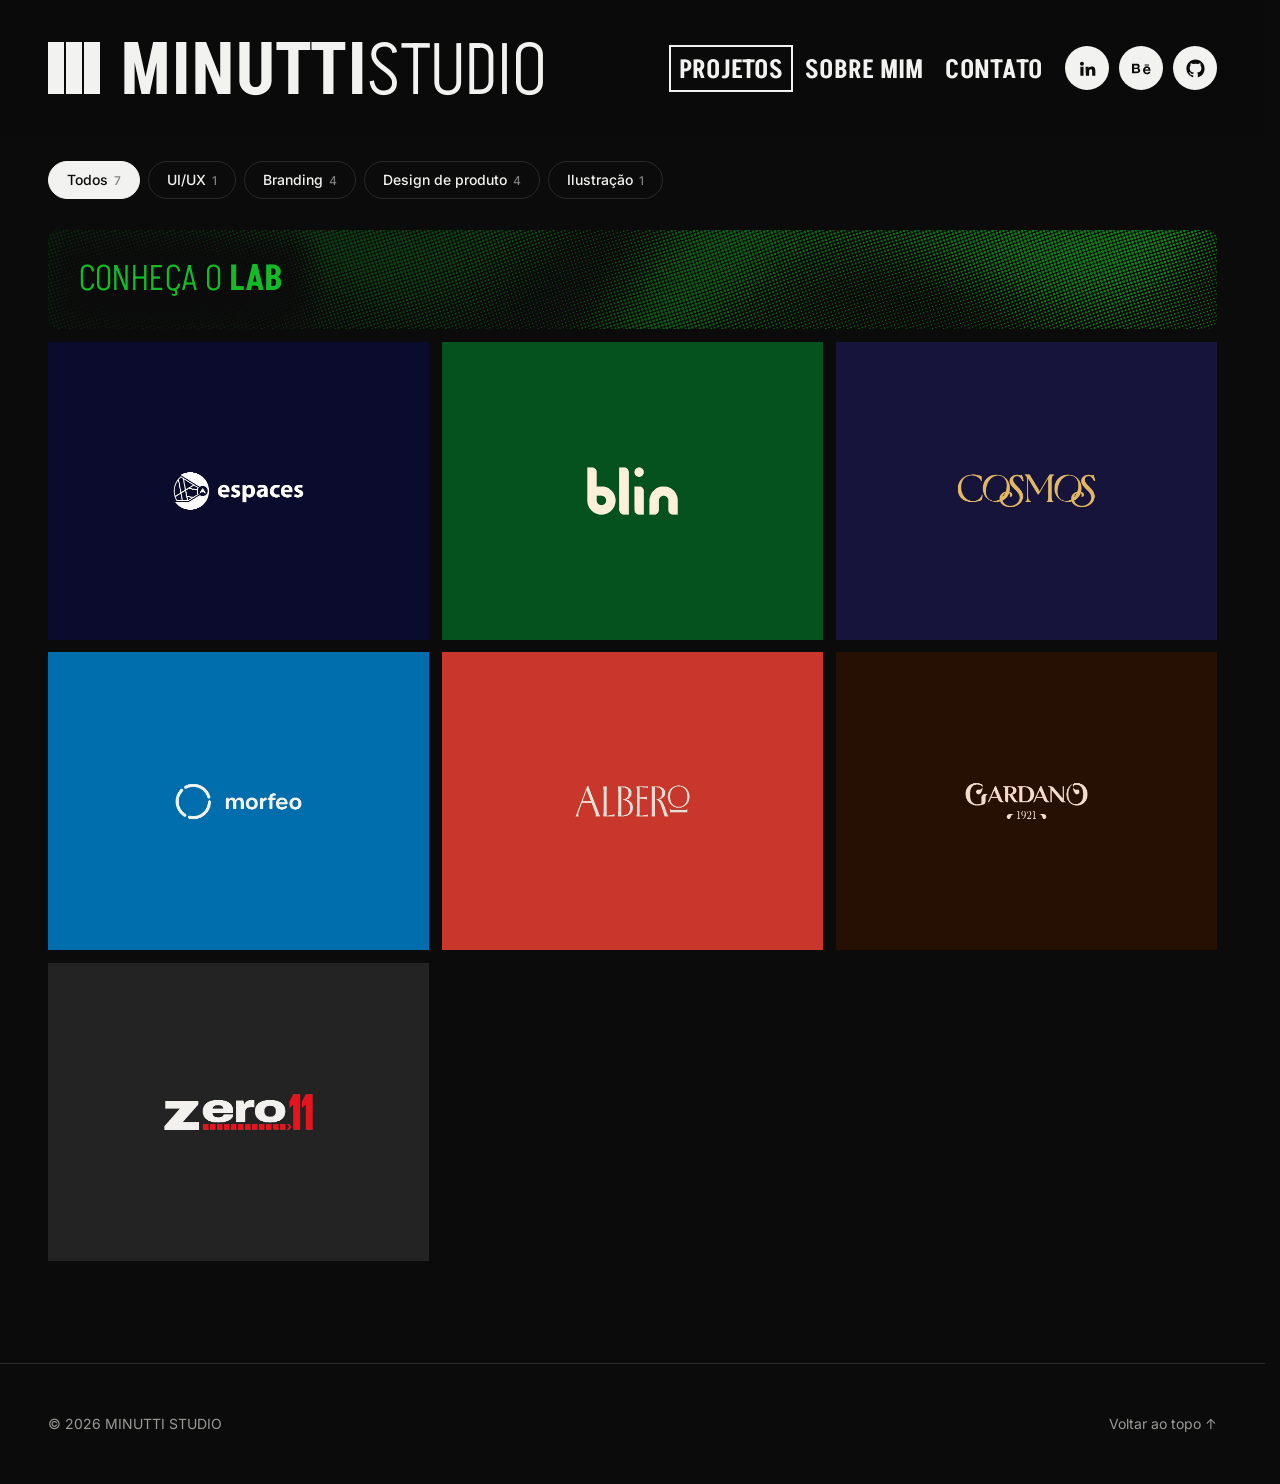
<file: index.html>
<!doctype html>
<html lang="pt-BR">
<head>
<meta charset="utf-8">
<meta name="viewport" content="width=device-width, initial-scale=1">
<title>Minutti Studio</title>
<link rel="icon" href="assets/favicon.svg" type="image/svg+xml">
<meta name="description" content="Portfólio de design de Felipe Minutti — branding, UI/UX, editorial e motion.">
<link rel="preconnect" href="https://fonts.googleapis.com">
<link rel="preconnect" href="https://fonts.gstatic.com" crossorigin>
<link rel="stylesheet" href="https://fonts.googleapis.com/css2?family=Akshar:wght@300;400;600&family=Inter:wght@400;500;600&display=swap">
<style>
:root{
  color-scheme:dark;
  --ink:#f2f2f0;
  --paper:#0b0b0b;
  --muted:#9a9a97;
  --line:#2a2a2a;
  --soft:#161616;
  --line-strong:#4a4a4a;
  --danger:#ff6b5e;
  --header-bg:rgba(11,11,11,.9);
  --accent:#ff4f1f;
  --display:Akshar,'Arial Narrow',sans-serif;
  --body:Inter,system-ui,-apple-system,'Segoe UI',sans-serif;
  --gutter:clamp(16px,4vw,48px);
  --max:1440px;
  --logo-h:52px;
  --header-h:136px;
}
/* Página "Sobre mim" em modo claro (classe aplicada pelo roteador) */
body.light{
  color-scheme:light;
  --ink:#0b0b0b;
  --paper:#f5f5f5;
  --muted:#6b6b6b;
  --line:#e0e0e0;
  --soft:#ebebe9;
  --line-strong:#bdbdbd;
  --danger:#d93025;
  --header-bg:rgba(245,245,245,.92);
}
*{box-sizing:border-box}
html{scroll-behavior:smooth;scrollbar-gutter:stable}
body{margin:0;-webkit-tap-highlight-color:transparent;background:var(--paper);color:var(--ink);font:400 16px/1.6 var(--body);-webkit-font-smoothing:antialiased}
a{color:inherit}
img,svg{display:block}
button{font:inherit;color:inherit}
:focus-visible{outline:2px solid var(--accent);outline-offset:3px}
.wrap{max-width:var(--max);margin:0 auto;padding:0 var(--gutter)}
.sr-only{position:absolute;width:1px;height:1px;overflow:hidden;clip:rect(0 0 0 0);white-space:nowrap}

/* ---------- Header ---------- */
.header{position:sticky;top:0;z-index:50;background:var(--header-bg);backdrop-filter:saturate(1.4) blur(10px);-webkit-backdrop-filter:saturate(1.4) blur(10px);border-bottom:1px solid transparent;transition:border-color .2s}
@media (hover:none){.header{-webkit-backdrop-filter:none;backdrop-filter:none;background:var(--paper)}}
.header{transition:transform .35s cubic-bezier(.2,.7,.2,1)}
.header.hide{transform:translateY(-100%)}
@media (prefers-reduced-motion:reduce){.header{transition:none}}
.header.scrolled{border-bottom-color:var(--line)}
.header .wrap{display:flex;align-items:center;justify-content:space-between;height:var(--header-h);gap:32px}

/* Logo — réplica de logo_full/Main.dc.html em escala */
.logo{display:flex;align-items:center;height:var(--logo-h);text-decoration:none;flex:none}
.mark{position:relative;width:var(--logo-h);height:var(--logo-h);overflow:hidden;flex:none}
.col{position:absolute;top:0;width:30%;height:100%;background:var(--ink);will-change:transform}
.wipe{margin-left:calc(var(--logo-h) * 141 / 360);flex:none}
.word{height:var(--logo-h);overflow:visible}
@keyframes col0{
0%,1.19%{transform:translate3d(0,0,0);animation-timing-function:cubic-bezier(.45,0,.2,1)}
15.73%,16.91%{transform:translate3d(0,0,0);animation-timing-function:cubic-bezier(.45,0,.2,1)}
29.69%,30.87%{transform:translate3d(0,0,0);animation-timing-function:cubic-bezier(.45,0,.2,1)}
45.41%,46.60%{transform:translate3d(0,0,0);animation-timing-function:cubic-bezier(.45,0,.2,1)}
57.88%,59.06%{transform:translate3d(0,-28.74%,0);animation-timing-function:cubic-bezier(.45,0,.2,1)}
68.55%,69.73%{transform:translate3d(0,-61.81%,0);animation-timing-function:cubic-bezier(.45,0,.2,1)}
84.27%,85.46%{transform:translate3d(0,-114.17%,0);animation-timing-function:cubic-bezier(.45,0,.2,1)}
100%{transform:translate3d(0,0,0)}}
@keyframes col1{
0%,1.19%{transform:translate3d(0,0,0);animation-timing-function:cubic-bezier(.45,0,.2,1)}
15.73%,16.91%{transform:translate3d(0,114.17%,0);animation-timing-function:cubic-bezier(.45,0,.2,1)}
29.69%,30.87%{transform:translate3d(0,28.35%,0);animation-timing-function:cubic-bezier(.45,0,.2,1)}
45.41%,46.60%{transform:translate3d(0,61.42%,0);animation-timing-function:cubic-bezier(.45,0,.2,1)}
57.88%,59.06%{transform:translate3d(0,0,0);animation-timing-function:cubic-bezier(.45,0,.2,1)}
68.55%,69.73%{transform:translate3d(0,0,0);animation-timing-function:cubic-bezier(.45,0,.2,1)}
84.27%,85.46%{transform:translate3d(0,114.17%,0);animation-timing-function:cubic-bezier(.45,0,.2,1)}
100%{transform:translate3d(0,0,0)}}
@keyframes col2{
0%,1.19%{transform:translate3d(0,0,0);animation-timing-function:cubic-bezier(.45,0,.2,1)}
15.73%,16.91%{transform:translate3d(0,-114.17%,0);animation-timing-function:cubic-bezier(.45,0,.2,1)}
29.69%,30.87%{transform:translate3d(0,-114.17%,0);animation-timing-function:cubic-bezier(.45,0,.2,1)}
45.41%,46.60%{transform:translate3d(0,0,0);animation-timing-function:cubic-bezier(.45,0,.2,1)}
57.88%,59.06%{transform:translate3d(0,-61.81%,0);animation-timing-function:cubic-bezier(.45,0,.2,1)}
68.55%,69.73%{transform:translate3d(0,-28.74%,0);animation-timing-function:cubic-bezier(.45,0,.2,1)}
84.27%,85.46%{transform:translate3d(0,0,0);animation-timing-function:cubic-bezier(.45,0,.2,1)}
100%{transform:translate3d(0,0,0)}}
/* Parado no "M"; ao passar o mouse forma M-I-N-U-T-T-I uma vez e volta ao M */
.c0{left:0}
.c1{left:35%}
.c2{left:70%}
.logo.play .c0{animation:col0 2.4s 1 both}
.logo.play .c1{animation:col1 2.4s 1 both}
.logo.play .c2{animation:col2 2.4s 1 both}

/* Tela de carregamento: símbolo grande, anima uma vez e some */
.loader{position:fixed;inset:0;z-index:200;display:grid;place-items:center;background:var(--paper);overflow:hidden;overscroll-behavior:contain;transition:opacity .5s ease-out .45s,visibility 0s 1s}
.loader .mark{--logo-h:clamp(120px,22vw,220px);transform-origin:50% 50%;transition:transform 1s cubic-bezier(.7,0,.2,1),opacity .24s linear}
/* Zoom in centralizado no símbolo; a home cresce até o tamanho normal */
.loader.done .mark{transform:scale(160);opacity:0}
main,.header .wrap{transition:transform 1.1s cubic-bezier(.2,.7,.2,1) .2s}
.header .wrap{transform-origin:50% 50vh}
main{transform-origin:50% calc(50vh - var(--header-h))}
body.intro main,body.intro .header .wrap{transform:scale(.9)}
.loader .c0{animation:col0 2.4s .15s 1 both}
.loader .c1{animation:col1 2.4s .15s 1 both}
.loader .c2{animation:col2 2.4s .15s 1 both}
.loader.done{opacity:0;visibility:hidden}

.nav{display:flex;align-items:center;gap:clamp(8px,1vw,14px);flex:none}
.nav-links{display:flex;gap:2px;list-style:none;margin:0;padding:0;white-space:nowrap}
.nav-links a{display:block;text-decoration:none;font:600 26px/1 var(--display);text-transform:uppercase;letter-spacing:.01em;padding:10px 8px 7px;border:2px solid transparent;transition:border-color .2s}
.nav-links a[aria-current="page"]{border-color:var(--ink)}
.social{display:flex;gap:10px;list-style:none;margin:0;padding:0}
.social a{display:grid;place-items:center;width:44px;height:44px;border-radius:50%;background:var(--ink);color:var(--paper);text-decoration:none}
.social svg{width:19px;height:19px;fill:currentColor}
.menu-btn{display:none;width:44px;height:44px;border:0;background:none;padding:10px;cursor:pointer}
.menu-btn span{display:block;height:2px;background:var(--ink);margin:6px 0;transition:transform .3s,opacity .2s}
.menu-open .menu-btn span:nth-child(1){transform:translateY(8px) rotate(45deg)}
.menu-open .menu-btn span:nth-child(2){opacity:0}
.menu-open .menu-btn span:nth-child(3){transform:translateY(-8px) rotate(-45deg)}

/* ---------- Views (uma por vez) ---------- */
.view{display:none;min-height:calc(100vh - var(--header-h) - 120px)}
.view.active{display:block;animation:viewIn .5s cubic-bezier(.2,.7,.2,1) both}
@keyframes viewIn{from{opacity:0;transform:translateY(12px)}to{opacity:1;transform:none}}

.eyebrow{font:600 12px/1 var(--body);letter-spacing:.14em;text-transform:uppercase;color:var(--muted)}
.display{font-family:var(--display);font-weight:600;line-height:.92;letter-spacing:-.01em;margin:0;text-transform:uppercase}
.btn{display:inline-flex;align-items:center;gap:10px;height:52px;padding:0 26px;border-radius:0;border:1.5px solid var(--ink);background:var(--ink);color:var(--paper);font:600 15px/1 var(--body);text-decoration:none;cursor:pointer;transition:background .2s,color .2s,transform .2s}
.btn:hover{background:var(--paper);color:var(--ink)}
.btn.ghost{background:transparent;color:var(--ink)}
.btn.ghost:hover{background:var(--ink);color:var(--paper)}
.btn[disabled]{opacity:.6;cursor:progress}
.arrow{transition:transform .25s}
a:hover .arrow,button:hover .arrow{transform:translateX(4px)}

/* ---------- Projetos ---------- */
.filters{display:flex;flex-wrap:wrap;gap:8px;padding:clamp(8px,2vw,24px) 0 clamp(20px,2.4vw,32px)}
.chip{height:38px;padding:0 18px;border-radius:999px;border:1.5px solid var(--line);background:transparent;cursor:pointer;font:500 14px/1 var(--body);transition:border-color .2s,background .2s,color .2s}
.chip:hover{border-color:var(--ink)}
.chip[aria-pressed="true"]{background:var(--ink);border-color:var(--ink);color:var(--paper)}
.chip .n{opacity:.5;margin-left:6px;font-size:12px}
.grid{display:grid;grid-template-columns:repeat(3,1fr);gap:clamp(8px,1vw,14px);padding-bottom:clamp(64px,8vw,120px)}
/* Faixa LABORATÓRIO: largura toda, 1/3 da altura de um card (cards são 32/25 numa grade de --cols colunas) */
.lab-band{--cols:3;--gap:clamp(8px,1vw,14px);container-type:inline-size;margin-bottom:var(--gap);display:block;text-decoration:none;border-radius:10px}
.lab-band .in{--h:calc((100cqw - (var(--cols) - 1) * var(--gap)) / var(--cols) * 25 / 96);position:relative;height:var(--h);display:flex;align-items:center;padding:0 clamp(16px,2.4vw,32px);background:#0b0b0b;color:#14BA27;overflow:hidden;border-radius:10px}
.lab-band canvas{position:absolute;inset:0;width:100%;height:100%}
.lab-band h2{position:relative;margin:0;font:600 min(calc(var(--h) * .36),calc((100cqw - 64px) / 8))/1 var(--display);text-transform:uppercase;letter-spacing:.01em}
.lab-band h2 .thin{font-weight:300}
.card{position:relative;display:block;aspect-ratio:32/25;overflow:hidden;background:var(--soft);text-decoration:none}
.card svg,.card>img{display:block;width:100%;height:100%;object-fit:cover}
/* No hover a capa com o logo dá lugar a uma imagem do projeto */
.card>img.alt{position:absolute;inset:0;opacity:0;transform:scale(1.04);transition:opacity .45s ease,transform .8s cubic-bezier(.2,.7,.2,1)}
.card:hover>img.alt,.card:focus-visible>img.alt{opacity:1;transform:none}
@media (prefers-reduced-motion:reduce){.card>img.alt{transform:none;transition:opacity .2s}}
/* Faixa branca que sobe da base no hover */
.card .info{position:absolute;inset:auto 0 0 0;padding:14px clamp(16px,1.6vw,22px) 12px;display:flex;justify-content:space-between;align-items:baseline;gap:16px;background:#fff;color:#0b0b0b;transform:translateY(101%);transition:transform .35s cubic-bezier(.2,.7,.2,1)}
.card:hover .info,.card:focus-visible .info{transform:none}
.card h2{font:600 clamp(20px,1.8vw,28px)/1 var(--display);text-transform:uppercase;margin:0;white-space:nowrap;overflow:hidden;text-overflow:ellipsis}
.card .info p{margin:0;font-size:14px;color:#555;white-space:nowrap;flex:none}
@media (hover:none){.card .info{opacity:1;transform:none}}
.empty{grid-column:1/-1;padding:64px 0;text-align:center;color:var(--muted)}

/* ---------- Sobre (estrutura do PDF "Sobre mim" no design system do site) ---------- */
#view-sobre{padding-bottom:clamp(64px,8vw,120px)}
.sm-title{font:600 clamp(28px,3vw,40px)/1 var(--display);text-transform:uppercase;margin:0}

.sm-hero{display:grid;grid-template-columns:5fr 7fr;gap:clamp(32px,6vw,96px);align-items:start;padding:clamp(48px,7vw,104px) 0 clamp(56px,7vw,96px)}
.sm-name{font-size:clamp(64px,9vw,136px);margin:16px 0 24px}
.sm-name .light{font-weight:300}
.sm-role{margin:0 0 clamp(32px,4vw,48px);font-size:clamp(17px,1.5vw,20px)}
.sm-role b{font-weight:600}
.sm-role span{color:var(--muted)}
.sm-statement{font-size:clamp(22px,2.2vw,30px);line-height:1.42;letter-spacing:-.01em;margin:0 0 clamp(28px,3vw,40px);max-width:820px}
.sm-statement mark{background:none;color:inherit;font-weight:600}
.sm-bio{color:var(--muted);font-size:16px;line-height:1.75;max-width:760px}
.sm-bio p{margin:0 0 14px}
.sm-bio p:last-child{margin-bottom:0}
.sm-bio b{color:var(--ink);font-weight:600}
.sm-actions{display:flex;flex-wrap:wrap;gap:12px;margin-top:clamp(28px,3vw,40px)}
.portrait{position:relative;margin:0;aspect-ratio:4/5;background:#dcdcdc;overflow:hidden}
.portrait img{display:block;width:100%;height:100%;object-fit:cover;object-position:50% 0}

.sm-section{padding:clamp(40px,5vw,72px) 0;border-top:1px solid var(--ink)}
.sm-cards{display:grid;grid-template-columns:repeat(3,1fr);gap:clamp(12px,1.4vw,20px);margin-top:28px}
.sm-card{border:1px solid var(--line-strong);padding:clamp(22px,2.2vw,30px)}
.sm-card .num{font:600 12px/1 var(--body);letter-spacing:.14em;color:var(--muted)}
.sm-card h3{font:600 clamp(24px,2vw,30px)/1 var(--display);text-transform:uppercase;margin:16px 0 12px}
.sm-card p{margin:0;color:var(--muted);font-size:15px;line-height:1.6}
.sm-card.focus{background:var(--ink);border-color:var(--ink);color:var(--paper)}
.sm-card.focus .num,.sm-card.focus p{color:#b8b8b8}

.sm-feature{display:grid;grid-template-columns:4fr 7fr;gap:clamp(24px,4vw,64px);border:1px solid var(--line-strong);padding:clamp(24px,3.4vw,48px)}
.sm-badge{display:inline-block;border:1.5px solid var(--ink);font:600 12px/1 var(--body);letter-spacing:.12em;text-transform:uppercase;padding:8px 12px;border-radius:999px}
.sm-feature h2{font:600 clamp(48px,5vw,72px)/.95 var(--display);text-transform:uppercase;margin:20px 0 10px}
.sm-feature .meta{color:var(--muted);font-size:15px;line-height:1.5}
.sm-feature .desc{margin:0 0 20px;font-size:clamp(16px,1.3vw,18px);line-height:1.7}

.sm-tags{display:flex;flex-wrap:wrap;gap:8px;list-style:none;margin:0;padding:0}
.sm-tags li{border:1.5px solid var(--line);border-radius:999px;padding:8px 14px;font-size:14px;font-weight:500}
.sm-tags li.on{background:var(--ink);border-color:var(--ink);color:var(--paper)}

.sm-two{display:grid;grid-template-columns:1fr 1fr;gap:clamp(32px,6vw,96px)}
.sm-track{list-style:none;margin:32px 0 0;padding:0;position:relative}
.sm-track::before{content:"";position:absolute;left:6px;top:8px;bottom:8px;width:1px;background:var(--line-strong)}
.sm-track>li{position:relative;padding:0 0 30px 34px}
.sm-track>li::before{content:"";position:absolute;left:0;top:3px;width:13px;height:13px;border-radius:50%;border:1.5px solid var(--ink);background:var(--paper)}
.sm-track>li.active::before{background:var(--ink)}
.sm-track .when{font:500 12.5px/1 var(--body);letter-spacing:.08em;text-transform:uppercase;color:var(--muted)}
.sm-track h3{font:600 18px/1.3 var(--body);margin:8px 0 6px}
.sm-track h3 span{font-weight:400;color:var(--muted)}
.sm-track p{margin:0;color:var(--muted);font-size:15px;line-height:1.6}
.sm-track .minor h3{font-size:16px}
.sm-lang{margin-top:0}
.sm-lang .row{display:flex;justify-content:space-between;align-items:center;gap:16px;padding:14px 0;border-bottom:1px solid var(--line)}
.sm-lang b{font-weight:600}
.sm-lang small{color:var(--muted);font-size:14px;margin-left:8px}

.levels{display:grid;grid-template-columns:repeat(3,1fr);gap:24px 40px;margin-top:40px}
.levels h3{font:600 12px/1 var(--body);letter-spacing:.14em;text-transform:uppercase;color:var(--muted);margin:0 0 6px}
.levels ul{list-style:none;margin:0;padding:0}
.levels li{display:flex;justify-content:space-between;align-items:center;gap:16px;padding:11px 0;border-bottom:1px solid var(--line);font-size:15px}
.dots{display:flex;gap:5px;flex:none}
.dots i{width:9px;height:9px;border-radius:50%;background:var(--line-strong)}
.dots i.on{background:var(--ink)}

.sm-cta{display:flex;justify-content:space-between;align-items:flex-end;gap:32px;flex-wrap:wrap;border-top:1px solid var(--ink);padding-top:clamp(40px,5vw,72px)}
.sm-cta h2{font-size:clamp(44px,6vw,88px);margin:0 0 28px}
.sm-cta h2 .light{font-weight:300}
.sm-links{list-style:none;margin:0;padding:0;text-align:right}
.sm-links a{display:inline-flex;align-items:center;gap:8px;padding:5px 0;text-decoration:none;font-size:15px;font-weight:500}
.sm-links a:hover{text-decoration:underline;text-underline-offset:4px}

/* ---------- Contato ---------- */
.contact{display:grid;grid-template-columns:5fr 7fr;grid-template-rows:auto 1fr;column-gap:clamp(32px,6vw,96px);align-items:start;padding:clamp(48px,8vw,112px) 0}
.contact .side{grid-column:1;grid-row:1}
.contact .contact-links{grid-column:1;grid-row:2}
.contact form,.contact .success{grid-column:2;grid-row:1 / span 2}
.contact h1{font-size:clamp(56px,8vw,120px);margin:16px 0 28px}
.contact h1 .light{font-weight:300}
.contact .side p{font-size:17px;line-height:1.65;color:var(--muted);margin:0 0 32px;max-width:440px}
.mail{display:flex;align-items:center;gap:12px;flex-wrap:wrap;padding:20px 0;border-top:1px solid var(--line);border-bottom:1px solid var(--line);margin-bottom:28px}
.mail a{font:600 clamp(20px,2vw,26px)/1.2 var(--display);text-decoration:none;word-break:break-all}
.mail a:hover{text-decoration:underline}
.copy{height:34px;padding:0 14px;border-radius:0;border:1.5px solid var(--ink);background:transparent;cursor:pointer;font:600 13px/1 var(--body)}
.copy:hover{background:var(--ink);color:var(--paper)}
.social-big{display:flex;flex-direction:column;list-style:none;margin:0;padding:0}
.social-big a{display:flex;align-items:center;gap:14px;padding:14px 0;text-decoration:none;font-weight:600;border-bottom:1px solid var(--line)}
.social-big a:hover .arrow{transform:translate(3px,-3px)}
.social-big .ic{display:grid;place-items:center;width:40px;height:40px;border-radius:50%;border:1.5px solid var(--ink)}
.social-big .ic svg{width:17px;height:17px;fill:currentColor}
.social-big .arrow{margin-left:auto}
.contact .wa{margin-bottom:36px}

form{display:grid;grid-template-columns:1fr 1fr;gap:28px 20px;align-content:start;padding-top:clamp(4px,1vw,12px)}
.field{display:flex;flex-direction:column;gap:8px}
.field.full{grid-column:1/-1}
label{font:600 12px/1 var(--body);letter-spacing:.12em;text-transform:uppercase;color:var(--muted)}
label small{font-weight:500;letter-spacing:0;text-transform:none}
input,select,textarea{font:400 16px/1.4 var(--body);color:var(--ink);background:transparent;border:1px solid var(--line-strong);border-radius:0;padding:15px 16px;width:100%;transition:border-color .2s}
textarea{min-height:200px;resize:vertical}
input:hover,select:hover,textarea:hover{border-color:var(--line-strong)}
input:focus,select:focus,textarea:focus{outline:none;border-color:var(--ink)}
.field.invalid input,.field.invalid select,.field.invalid textarea{border-color:var(--danger)}
.err{color:var(--danger);font-size:13px;min-height:0}
.err:empty{display:none}
.form-foot{grid-column:1/-1;display:flex;align-items:center;justify-content:flex-start;gap:16px;flex-wrap:wrap;padding-top:4px}
.form-error{flex-basis:100%;margin:0;color:var(--danger);font-size:14px}
.form-error a{color:inherit}
.success{grid-column:1/-1;border:1px solid var(--line-strong);padding:clamp(28px,4vw,48px);display:none}
.success.show{display:block;animation:viewIn .5s both}
.success h2{font:600 clamp(36px,4vw,56px)/1 var(--display);text-transform:uppercase;margin:16px 0 12px}
.success p{color:var(--muted);margin:0 0 24px}
.check{width:56px;height:56px;background:var(--ink);color:var(--paper);display:grid;place-items:center}
.spinner{width:16px;height:16px;border:2px solid currentColor;border-right-color:transparent;border-radius:50%;animation:spin .7s linear infinite}
@keyframes spin{to{transform:rotate(360deg)}}

/* ---------- 404 ---------- */
.notfound{padding:clamp(80px,12vw,160px) 0;text-align:center}
.notfound .display{font-size:clamp(96px,20vw,280px)}
.notfound p{color:var(--muted);margin:16px 0 32px}

/* ---------- Footer / toast ---------- */
.footer{border-top:1px solid var(--line)}
.footer .wrap{display:flex;justify-content:space-between;align-items:center;gap:16px;flex-wrap:wrap;min-height:120px;color:var(--muted);font-size:14px}
.footer a{text-decoration:none}
.footer a:hover{color:var(--ink)}
.toast{position:fixed;left:50%;bottom:24px;transform:translate(-50%,24px);opacity:0;background:var(--ink);color:var(--paper);padding:12px 20px;border-radius:999px;font:500 14px/1 var(--body);pointer-events:none;transition:transform .3s,opacity .3s;z-index:100}
.toast.show{transform:translate(-50%,0);opacity:1}

/* ---------- Responsivo ---------- */
/* Menu hambúrguer: ativado via JS (body.compact) quando os links não cabem ao lado do logo */
.measuring .nav,.measuring .nav *{transition:none!important}
.compact .menu-btn{display:block;flex:none;margin-right:-10px}
.compact .nav{position:fixed;inset:var(--header-h) 0 auto 0;height:calc(100vh - var(--header-h));height:calc(100dvh - var(--header-h));overflow-y:auto;background:var(--paper);flex-direction:column;align-items:flex-start;justify-content:space-between;gap:40px;padding:32px var(--gutter) 40px;transform:translateY(-8px);opacity:0;visibility:hidden;transition:opacity .25s,transform .25s,visibility 0s .25s}
.compact.menu-open .nav{opacity:1;transform:none;visibility:visible;transition:opacity .25s,transform .25s}
.compact.menu-open{overflow:hidden}
.compact .nav-links{flex-direction:column;align-items:flex-start;gap:8px;margin-left:-14px}
.compact .nav-links a{font-size:clamp(40px,11vw,64px);line-height:1.05;padding:10px 14px 4px;border-width:3px}
.compact .social a{width:48px;height:48px}

@media (max-width:1100px){
  .contact{grid-template-columns:1fr}
  /* empilhado: texto, formulário e, por último, os links */
  .contact{grid-template-rows:none;row-gap:40px}
  .contact .side,.contact .contact-links,.contact form,.contact .success{grid-column:1;grid-row:auto}
  .contact .side{order:1}.contact form,.contact .success{order:2}.contact .contact-links{order:3}
  .contact .mail{margin-bottom:0}
  .sm-hero,.sm-feature,.sm-two{grid-template-columns:1fr}
  .sm-hero .portrait{max-width:420px;grid-row:1}
  .levels{grid-template-columns:repeat(2,1fr)}
}
@media (max-width:900px){
  :root{--logo-h:40px;--header-h:100px}
  .grid{grid-template-columns:repeat(2,1fr)}
  .lab-band{--cols:2}
}
@media (max-width:640px){
  :root{--logo-h:min(30px,7vw);--header-h:76px}
  .header .wrap{gap:16px}
  .grid{grid-template-columns:1fr}
  .lab-band{--cols:1}
  .sm-cards,.levels{grid-template-columns:1fr}
  .sm-cta h2{font-size:clamp(34px,10vw,44px)}
  .sm-actions .btn,.contact .wa,.sm-cta .btn{width:100%;justify-content:center}
  .sm-links{text-align:left}
  form{grid-template-columns:1fr}
}
@media (prefers-reduced-motion:reduce){
  html{scroll-behavior:auto}
  .col{animation:none}
  .view.active,.success.show{animation:none}
  *{transition-duration:0s!important}
}
</style>
</head>
<body class="intro">

<div class="loader" id="loader" role="status" aria-label="Carregando MINUTTI STUDIO">
  <span class="mark" aria-hidden="true"><i class="col c0"></i><i class="col c1"></i><i class="col c2"></i></span>
</div>
<script>
/* Animação de entrada só na primeira visita da sessão (aba aberta); antes do primeiro quadro para não piscar */
(function(){var seen=false;try{seen=sessionStorage.getItem('introSeen')==='1';sessionStorage.setItem('introSeen','1')}catch(e){}
if(seen){var l=document.getElementById('loader');l.parentNode.removeChild(l);document.body.classList.remove('intro')}})();
</script>

<header class="header" id="header">
  <div class="wrap">
    <a class="logo" href="#/" data-logo aria-label="MINUTTI STUDIO — início">
      <span class="mark" aria-hidden="true"><i class="col c0"></i><i class="col c1"></i><i class="col c2"></i></span>
      <span class="wipe" aria-hidden="true">
        <svg class="word" viewBox="0 0 1700 360" width="142" height="30"><text x="0" y="360" font-family="Akshar, 'Arial Narrow', sans-serif" font-size="500" fill="currentColor"><tspan font-weight="600">MINUTTI</tspan><tspan font-weight="300">STUDIO</tspan></text></svg>
      </span>
    </a>

    <button class="menu-btn" id="menuBtn" aria-label="Abrir menu" aria-expanded="false" aria-controls="nav"><span></span><span></span><span></span></button>

    <nav class="nav" id="nav" aria-label="Principal">
      <ul class="nav-links">
        <li><a href="#/" data-nav="home">Projetos</a></li>
        <li><a href="#/sobre" data-nav="sobre">Sobre mim</a></li>
        <li><a href="#/contato" data-nav="contato">Contato</a></li>
      </ul>
      <ul class="social" data-social></ul>
    </nav>
  </div>
</header>

<main id="main">

  <!-- Tela: Projetos (homepage) -->
  <section class="view" id="view-home" aria-labelledby="home-title">
    <div class="wrap">
      <h1 class="sr-only" id="home-title">Projetos</h1>
      <div class="filters" role="group" aria-label="Filtrar projetos" id="filters"></div>
      <a class="lab-band" id="labBand" href="lab/index.html"><div class="in"><canvas aria-hidden="true"></canvas><h2><span class="thin">Conheça o</span> Lab</h2></div></a>
      <div class="grid" id="grid"></div>
    </div>
  </section>

  <!-- Tela: Projeto -->

  <!-- Tela: Sobre mim -->
  <section class="view" id="view-sobre" aria-labelledby="sobre-title">
    <div class="wrap">

      <div class="sm-hero">
        <figure class="portrait">
          <img src="assets/felipe-minutti.webp" alt="Retrato de Felipe Minutti" width="1400" height="2037" loading="lazy">
        </figure>
        <div>
          <span class="eyebrow">Sobre mim</span>
          <h1 class="display sm-name" id="sobre-title"><span class="light">Felipe</span><br>Minutti</h1>
          <p class="sm-role"><b>Product Designer · UX/UI</b>, <span>com base em branding e design industrial</span></p>
          <p class="sm-statement">Projeto produtos digitais pensando primeiro <mark>em quem vai usar</mark>, da pesquisa até a interface final, sem perder a identidade da marca no caminho.</p>
          <div class="sm-bio">
            <p>Comecei no branding e na comunicação, e foi lá que entendi como marca, mensagem e experiência estão ligadas. Depois levei isso para o design de interfaces: na Eshows, ajudei a criar o <b>Espaces</b> do zero, uma rede social que conecta pessoas a estabelecimentos. Fiz a pesquisa, as telas e toda a identidade visual do app, que hoje está publicado na App Store e no Google Play. Na InovaUSP, trabalhando com manufatura digital e modelagem 3D, aprendi a ser mais preciso, testar cedo e projetar dentro das limitações reais de cada projeto.</p>
            <p>Hoje também prototipo em código e monto design systems, o que me ajuda a sair de uma ideia e chegar em algo que dá para testar de verdade muito mais rápido. Para mim, design é tomar decisões, e o que mostra se uma solução é boa é se ela funcionou para quem precisava dela.</p>
          </div>
          <div class="sm-actions">
            <a class="btn ghost" href="assets/curriculo-felipe-minutti.pdf" download="Curriculo-Felipe-Minutti.pdf" target="_blank" rel="noopener">Baixar currículo <span class="arrow">↓</span></a>
          </div>
        </div>
      </div>

      <div class="sm-section">
        <h2 class="sm-title">O que eu faço</h2>
        <div class="sm-cards">
          <article class="sm-card focus"><span class="num">01 — FOCO</span><h3>UX/UI para produtos digitais</h3><p>Pesquisa com usuários, arquitetura de informação, wireframes, fluxos, design systems e interfaces prototipadas no Figma ou em código.</p></article>
          <article class="sm-card"><span class="num">02</span><h3>Marca dentro do produto</h3><p>Identidade visual e linguagem pensadas para funcionar dentro da interface, do logo até os componentes.</p></article>
          <article class="sm-card"><span class="num">03</span><h3>Produto físico &amp; 3D</h3><p>Sketching, modelagem paramétrica e poligonal, impressão 3D e ensino de ferramentas como Fusion, Blender e Rhino.</p></article>
        </div>
      </div>

      <div class="sm-section" style="border-top:0;padding-top:0">
        <article class="sm-feature">
          <div>
            <span class="sm-badge">Destaque UX/UI</span>
            <h2>Espaces</h2>
            <div class="meta">Eshows · 2024<br>UX/UI Designer</div>
          </div>
          <div>
            <p class="desc">Uma rede social em que o usuário avalia e recomenda os lugares que frequenta, em vez de só marcar presença. Participei desde a pesquisa até a interface: conduzi a pesquisa de UX na concepção do produto, desenhei as telas do app e criei a identidade visual do Espaces, do logo à linguagem da interface. O app está publicado para iOS e Android.</p>
            <ul class="sm-tags"><li>Pesquisa UX</li><li>Wireframes</li><li>Prototipagem</li><li>UI mobile</li><li>Identidade visual</li></ul>
          </div>
        </article>
      </div>

      <div class="sm-section sm-two">
        <div>
          <h2 class="sm-title">Trajetória</h2>
          <ul class="sm-track">
            <li><span class="when">Fev 2025 — Mai 2026</span><h3>Modelagem 3D <span>· InovaUSP</span></h3><p>Peças em software paramétrico e poligonal; criação de workshops de capacitação em modelagem para alunos.</p></li>
            <li class="active"><span class="when">Fev — Ago 2024</span><h3>UX/UI Designer <span>· Eshows</span></h3><p>Pesquisa de experiência, design de interface mobile e identidade visual completa do Espaces, uma rede social criada do zero.</p></li>
            <li><span class="when">Ago 2022 — Abr 2023</span><h3>Designer Visual <span>· Questtonó Manyone</span></h3><p>Branding e comunicação para marcas em uma consultoria global de design.</p></li>
            <li><span class="when">2022 — 2027</span><h3>Design <span>· Universidade de São Paulo</span></h3><p>Graduação em andamento na FAUUSP, com conclusão prevista para o 2º semestre de 2027. Antes, Design na UFMG (2021–2022).</p></li>
            <li class="minor"><span class="when">2019 — 2021</span><h3>Atendimento ao público <span>· iPlace e Livraria Cultura</span></h3><p>Trabalhos temporários em operação de caixa e atendimento.</p></li>
          </ul>
        </div>
        <div>
          <div class="sm-lang">
            <h2 class="sm-title">Idiomas</h2>
            <div class="row" style="margin-top:20px"><span><b>Inglês</b><small>B2 · Upper Intermediate</small></span><span class="dots" role="img" aria-label="3 de 5"><i class="on"></i><i class="on"></i><i class="on"></i><i></i><i></i></span></div>
          </div>
        </div>
      </div>

      <div class="sm-section">
        <h2 class="sm-title">Ferramentas &amp; competências</h2>
        <ul class="sm-tags" style="margin-top:28px">
          <li class="on">Figma</li><li class="on">Pesquisa UX</li><li class="on">Prototipagem</li><li class="on">Wireframes</li>
          <li class="on">Design system</li><li>Prototipação em código</li><li>Claude</li><li>VS Code</li><li>Design de serviços</li><li>Branding</li><li>Design visual</li><li>Design gráfico</li><li>Design de produto</li><li>Modelagem 3D</li><li>Impressão 3D</li>
        </ul>
        <div class="levels" id="tools"></div>
      </div>

      <div class="sm-cta">
        <div>
          <h2 class="display">Tem um projeto<br><span class="light">em mente?</span></h2>
          <a class="btn" href="#/contato">Entrar em contato <span class="arrow">→</span></a>
        </div>
        <ul class="sm-links" data-links></ul>
      </div>
    </div>
  </section>

  <!-- Tela: Contato -->
  <section class="view" id="view-contato" aria-labelledby="contato-title">
    <div class="wrap">
      <div class="contact">
        <div class="side">
          <span class="eyebrow">Contato</span>
          <h1 class="display" id="contato-title"><span class="light">Vamos</span><br>conversar</h1>
          <a class="btn wa" href="https://wa.me/5511917810399?text=Ol%C3%A1%2C%20Felipe!%20Vim%20pelo%20seu%20portf%C3%B3lio." target="_blank" rel="noopener noreferrer">
            <svg viewBox="0 0 24 24" width="20" height="20" aria-hidden="true" fill="currentColor"><path d="M17.47 14.38c-.3-.15-1.76-.87-2.03-.97-.27-.1-.47-.15-.67.15-.2.3-.77.97-.94 1.17-.17.2-.35.22-.65.07-.3-.15-1.26-.46-2.4-1.48-.89-.79-1.49-1.77-1.66-2.07-.17-.3-.02-.46.13-.61.13-.13.3-.35.45-.52.15-.17.2-.3.3-.5.1-.2.05-.37-.02-.52-.08-.15-.67-1.62-.92-2.22-.24-.58-.49-.5-.67-.51h-.57c-.2 0-.52.07-.79.37-.27.3-1.04 1.02-1.04 2.48 0 1.46 1.07 2.88 1.21 3.08.15.2 2.1 3.2 5.08 4.49.71.31 1.26.49 1.69.63.71.23 1.36.2 1.87.12.57-.09 1.76-.72 2.01-1.41.25-.69.25-1.29.17-1.41-.07-.13-.27-.2-.57-.35zM12.05 21.5h-.01a9.4 9.4 0 0 1-4.79-1.31l-.34-.2-3.56.93.95-3.47-.22-.36a9.38 9.38 0 0 1-1.44-5c0-5.19 4.23-9.42 9.43-9.42 2.52 0 4.88.98 6.66 2.76a9.36 9.36 0 0 1 2.76 6.67c0 5.2-4.23 9.42-9.44 9.42zm8.02-17.44A11.27 11.27 0 0 0 12.05.75C5.8.75.72 5.83.72 12.08c0 2 .52 3.95 1.52 5.66L.62 23.25l5.65-1.48a11.3 11.3 0 0 0 5.78 1.47h.01c6.25 0 11.33-5.08 11.33-11.33 0-3.03-1.18-5.87-3.32-8.01z"/></svg>
            Conversar no WhatsApp <span class="arrow">→</span>
          </a>
          <div class="mail">
            <a href="#" id="mailLink"></a>
            <button class="copy" type="button" id="copyMail">Copiar</button>
          </div>
        </div>
        <ul class="social-big contact-links" data-social-big></ul>

        <form id="contactForm" novalidate>
          <input type="text" name="_honey" tabindex="-1" autocomplete="off" aria-hidden="true" style="position:absolute;left:-9999px;width:1px;height:1px;opacity:0">
          <div class="field"><label for="f-nome">Nome</label><input id="f-nome" name="nome" autocomplete="name" placeholder="Seu nome"><span class="err"></span></div>
          <div class="field"><label for="f-email">E-mail</label><input id="f-email" name="email" type="email" autocomplete="email" placeholder="voce@email.com"><span class="err"></span></div>
          <div class="field full"><label for="f-assunto">Assunto <small>(opcional)</small></label><input id="f-assunto" name="assunto" placeholder="Sobre o que você quer falar"></div>
          <div class="field full"><label for="f-msg">Mensagem</label><textarea id="f-msg" name="mensagem" placeholder="Conte o que você precisa"></textarea><span class="err"></span></div>
          <div class="form-foot">
            <button class="btn" type="submit" id="sendBtn">Enviar mensagem <span class="arrow">→</span></button>
            <p class="form-error" id="formError" role="alert" hidden></p>
          </div>
        </form>

        <div class="success" id="success" role="status" tabindex="-1">
          <div class="check"><svg width="26" height="26" viewBox="0 0 24 24" fill="none" stroke="currentColor" stroke-width="2.5"><path d="M5 12.5l4.5 4.5L19 7.5"/></svg></div>
          <h2>Mensagem enviada</h2>
          <p id="successText">Obrigado! Retorno em breve.</p>
          <button class="btn ghost" type="button" id="againBtn">Enviar outra mensagem</button>
        </div>
      </div>
    </div>
  </section>

  <!-- Tela: 404 -->
  <section class="view" id="view-404" aria-labelledby="nf-title">
    <div class="wrap notfound">
      <h1 class="display" id="nf-title">404</h1>
      <p>Essa página não existe ou ainda está em rascunho.</p>
      <a class="btn" href="#/">Ver projetos <span class="arrow">→</span></a>
    </div>
  </section>
</main>

<footer class="footer">
  <div class="wrap">
    <span>© <span id="year"></span> MINUTTI STUDIO</span>
    <a href="#top" id="toTop">Voltar ao topo ↑</a>
  </div>
</footer>

<div class="toast" id="toast" role="status" aria-live="polite"></div>

<script>
(function(){
/* ================= Dados mockados ================= */
var PROFILE = {
  email: 'felipeminu2k@gmail.com',
  social: [
    {name:'LinkedIn', url:'https://www.linkedin.com/in/felipeminuttiteixeira/',
     icon:'<path d="M4.98 3.5a2.5 2.5 0 1 1 0 5 2.5 2.5 0 0 1 0-5zM3 9.75h4V21H3zM9.5 9.75h3.8v1.6h.06c.53-.95 1.83-1.95 3.77-1.95 4.03 0 4.77 2.5 4.77 5.76V21h-4v-5.2c0-1.24-.02-2.84-1.8-2.84-1.8 0-2.07 1.36-2.07 2.75V21h-4z"/>'},
    {name:'Behance', url:'https://www.behance.net/felipeminutti',
     icon:'<path d="M8.2 11.4c.9-.43 1.5-1.2 1.5-2.4C9.7 6.6 7.9 6 5.8 6H0v12h6c2.2 0 4.3-1.06 4.3-3.5 0-1.5-.72-2.6-2.1-3.1zM2.7 8.1h2.6c1 0 1.9.28 1.9 1.42 0 1.06-.7 1.48-1.7 1.48H2.7zm2.9 7.8H2.7v-3.3h3c1.2 0 2 .52 2 1.8 0 1.27-.92 1.5-2.1 1.5zM18.8 9.3c-2.9 0-4.9 2.2-4.9 5 0 2.95 1.86 4.97 4.9 4.97 2.3 0 3.8-1.04 4.5-3.25h-2.3c-.25.82-1.3 1.26-2.1 1.26-1.56 0-2.38-.92-2.38-2.47h6.9c.1-3.1-1.6-5.5-4.6-5.5zm-2.3 4.06c.08-1.3.95-2.1 2.24-2.1 1.36 0 2.04.8 2.16 2.1zM15.9 6.9h5.6v1.4h-5.6z"/>'},
    {name:'GitHub', url:'https://github.com/felipeminutti',
     icon:'<path d="M12 .5C5.65.5.5 5.65.5 12c0 5.08 3.29 9.39 7.86 10.91.58.1.79-.25.79-.56v-1.97c-3.2.7-3.87-1.54-3.87-1.54-.52-1.33-1.28-1.68-1.28-1.68-1.05-.72.08-.7.08-.7 1.16.08 1.77 1.19 1.77 1.19 1.03 1.77 2.7 1.26 3.36.96.1-.75.4-1.26.73-1.55-2.55-.29-5.24-1.28-5.24-5.68 0-1.26.45-2.28 1.19-3.09-.12-.29-.52-1.46.11-3.05 0 0 .97-.31 3.17 1.18a11 11 0 0 1 5.77 0c2.2-1.49 3.17-1.18 3.17-1.18.63 1.59.23 2.76.11 3.05.74.81 1.19 1.83 1.19 3.09 0 4.41-2.69 5.38-5.26 5.67.41.36.78 1.06.78 2.14v3.17c0 .31.21.67.8.56A11.5 11.5 0 0 0 23.5 12C23.5 5.65 18.35.5 12 .5z"/>'}
  ]
};

// Ferramentas do currículo (nível de 1 a 5)
var TOOLS = [
  {group:'Adobe', items:[['Illustrator',5],['Photoshop',4],['InDesign',3],['Premiere',3],['After Effects',4],['Substance 3D Painter',5]]},
  {group:'Autodesk', items:[['Maya',4],['Fusion',4]]},
  {group:'Outros', items:[['Rhino 3D',5],['Blender',5],['Figma',5]]}
];

var PROJECTS = [
  // case com página própria (espaces/index.html): o card abre essa página
  {slug:'espaces', title:'Espaces', cat:['UI/UX','Branding'], year:2024, href:'espaces/index.html', cover:'assets/capa-espaces.jpg', hover:'assets/hover-espaces.jpg'},
  {slug:'blin', title:'Blin City', cat:['Design de produto','Branding'], year:2024, href:'blin/index.html', cover:'assets/capa-blin.jpg', hover:'assets/hover-blin.jpg'},
  {slug:'cosmos', title:'Cosmos', cat:['Branding','Ilustração'], year:2024, href:'cosmos/index.html', cover:'assets/capa-cosmos.jpg', hover:'assets/hover-cosmos.jpg'},
  {slug:'morfeo', title:'Morfeo', cat:'Design de produto', year:2026, href:'morfeo/index.html', cover:'assets/capa-morfeo.jpg', hover:'assets/hover-morfeo.jpg'},
  {slug:'albero', title:'Albero', cat:'Design de produto', year:2025, href:'albero/index.html', cover:'assets/capa-albero.jpg', hover:'assets/hover-albero.jpg'},
  {slug:'gardano', title:'Gardano', cat:'Branding', year:2023, href:'gardano/index.html', cover:'assets/capa-gardano.jpg', hover:'assets/hover-gardano.jpg'},
  {slug:'zero11', title:'Zero 11', cat:'Design de produto', year:2025, href:'zero11/index.html', cover:'assets/capa-zero11.jpg', hover:'assets/hover-zero11.jpg'},
];

/* ================= Utilidades ================= */
function $(sel,root){return (root||document).querySelector(sel)}
function $$(sel,root){return Array.prototype.slice.call((root||document).querySelectorAll(sel))}
function esc(t){return String(t).replace(/[&<>"']/g,function(c){return {'&':'&amp;','<':'&lt;','>':'&gt;','"':'&quot;',"'":'&#39;'}[c]})}
var toastEl=$('#toast'),toastT;
function toast(msg){toastEl.textContent=msg;toastEl.classList.add('show');clearTimeout(toastT);toastT=setTimeout(function(){toastEl.classList.remove('show')},2200)}

/* ================= Redes sociais ================= */
function socialSvg(s){return '<svg viewBox="0 0 24 24" aria-hidden="true">'+s.icon+'</svg>'}
$('[data-social]').innerHTML=PROFILE.social.map(function(s){
  return '<li><a href="'+s.url+'" target="_blank" rel="noopener noreferrer" aria-label="'+s.name+' (abre em nova aba)" title="'+s.name+'">'+socialSvg(s)+'</a></li>';
}).join('');
$('[data-social-big]').innerHTML=PROFILE.social.map(function(s){
  return '<li><a href="'+s.url+'" target="_blank" rel="noopener noreferrer"><span class="ic">'+socialSvg(s)+'</span>'+s.name+'<span class="arrow">↗</span></a></li>';
}).join('');
$('[data-links]').innerHTML=PROFILE.social.map(function(s){
  return '<li><a href="'+s.url+'" target="_blank" rel="noopener noreferrer">'+s.url.replace(/^https:\/\/(www\.)?/,'').replace(/\/$/,'')+' <span class="arrow">↗</span></a></li>';
}).join('');
$('#tools').innerHTML=TOOLS.map(function(g){
  return '<div><h3>'+g.group+'</h3><ul>'+g.items.map(function(t){
    var d='';for(var i=1;i<=5;i++)d+='<i'+(i<=t[1]?' class="on"':'')+'></i>';
    return '<li><span>'+esc(t[0])+'</span><span class="dots" role="img" aria-label="'+t[1]+' de 5">'+d+'</span></li>';
  }).join('')+'</ul></div>';
}).join('');
var mailLink=$('#mailLink');
mailLink.textContent=PROFILE.email;mailLink.href='mailto:'+PROFILE.email;
$('#copyMail').addEventListener('click',function(){
  var done=function(){toast('E-mail copiado')};
  if(navigator.clipboard&&window.isSecureContext){navigator.clipboard.writeText(PROFILE.email).then(done,fallback)}else fallback();
  function fallback(){var t=document.createElement('textarea');t.value=PROFILE.email;document.body.appendChild(t);t.select();try{document.execCommand('copy');done()}catch(e){toast(PROFILE.email)}t.remove()}
});
$('#year').textContent=new Date().getFullYear();
$('#toTop').addEventListener('click',function(e){e.preventDefault();window.scrollTo({top:0})});

/* ================= Grid de projetos ================= */
// cat pode ser um texto ou uma lista (projeto em mais de uma categoria)
function catsOf(p){return [].concat(p.cat)}
var CATS=['Todos'].concat([].concat.apply([],PROJECTS.map(catsOf)).filter(function(c,i,arr){return arr.indexOf(c)===i}));
// filtros: vários podem ficar ativos ao mesmo tempo; nenhum ativo = Todos
var activeCats=[];
function renderFilters(){
  $('#filters').innerHTML=CATS.map(function(c){
    var n=c==='Todos'?PROJECTS.length:PROJECTS.filter(function(p){return catsOf(p).indexOf(c)>=0}).length;
    return '<button class="chip" type="button" data-cat="'+esc(c)+'" aria-pressed="'+(c==='Todos'?!activeCats.length:activeCats.indexOf(c)>=0)+'">'+esc(c)+'<span class="n">'+n+'</span></button>';
  }).join('');
}
function projectHref(p){return p.href}
function renderGrid(){
  // mostra o projeto se ele estiver em qualquer uma das categorias marcadas
  var list=PROJECTS.filter(function(p){return !activeCats.length||catsOf(p).some(function(c){return activeCats.indexOf(c)>=0})});
  $('#grid').innerHTML=list.length?list.map(function(p){
    return '<a class="card" href="'+projectHref(p)+'" aria-label="'+esc(p.title+' — '+catsOf(p).join(', '))+'">'+'<img src="'+p.cover+'" alt="" loading="lazy">'+(p.hover?'<img class="alt" src="'+p.hover+'" alt="" loading="lazy">':'')+
      '<div class="info" aria-hidden="true"><h2>'+esc(p.title)+'</h2><p>'+esc(catsOf(p).join(', '))+' · '+p.year+'</p></div></a>';
  }).join(''):'<p class="empty">Nenhum projeto nesta categoria.</p>';
}
$('#filters').addEventListener('click',function(e){
  var b=e.target.closest('.chip');if(!b)return;
  var c=b.getAttribute('data-cat'),i=activeCats.indexOf(c);
  if(c==='Todos')activeCats=[];else if(i>=0)activeCats.splice(i,1);else activeCats.push(c);
  renderFilters();renderGrid();
});
renderFilters();renderGrid();

/* ================= Roteador — uma tela por vez ================= */
var VIEWS={home:'#view-home',sobre:'#view-sobre',contato:'#view-contato','404':'#view-404'};
var TITLES={home:'Projetos',sobre:'Sobre mim',contato:'Contato','404':'Página não encontrada'};
function route(){
  var parts=(location.hash.replace(/^#\/?/,'')||'').split('/').filter(Boolean);
  var name=parts[0]||'home',title;
  if(name==='projeto'){
    var p=PROJECTS.filter(function(x){return x.slug===parts[1]})[0];
    if(p&&p.href){location.replace(p.href);return}
    name='404';
  }
  if(!VIEWS[name])name='404';
  title=title||TITLES[name];

  $$('.view').forEach(function(v){v.classList.remove('active');v.hidden=true});
  var view=$(VIEWS[name]);view.hidden=false;
  void view.offsetWidth;view.classList.add('active');

  $$('[data-nav]').forEach(function(a){
    var nav=a.getAttribute('data-nav'),on=nav===name||(nav==='home'&&name==='projeto');
    if(on)a.setAttribute('aria-current','page');else a.removeAttribute('aria-current');
  });
  document.body.classList.toggle('light',name==='sobre');
  document.title=name==='home'?'Minutti Studio':title+' — Minutti Studio';
  closeMenu();
  window.scrollTo({top:0,behavior:'instant'});
}
window.addEventListener('hashchange',route);
// Clicar em um link para a tela atual volta ao topo
document.addEventListener('click',function(e){
  var a=e.target.closest('a[href^="#/"]');
  if(a&&a.getAttribute('href')===(location.hash||'#/')){e.preventDefault();closeMenu();window.scrollTo({top:0,behavior:'smooth'})}
});

/* ================= Menu mobile ================= */
var menuBtn=$('#menuBtn');
function closeMenu(){document.body.classList.remove('menu-open');menuBtn.setAttribute('aria-expanded','false');menuBtn.setAttribute('aria-label','Abrir menu')}
menuBtn.addEventListener('click',function(){
  var open=document.body.classList.toggle('menu-open');
  menuBtn.setAttribute('aria-expanded',String(open));menuBtn.setAttribute('aria-label',open?'Fechar menu':'Abrir menu');
});
document.addEventListener('keydown',function(e){if(e.key==='Escape')closeMenu()});

/* Mostra o hambúrguer só quando logo + navegação não cabem lado a lado */
var nav=$('#nav'),headerWrap=$('.header .wrap');
function fitHeader(){
  var body=document.body,was=body.classList.contains('compact');
  // mede com as transições desligadas, senão o menu fechado "pisca" ao trocar de classe
  body.classList.add('measuring');
  body.classList.remove('compact');
  var cs=getComputedStyle(headerWrap);
  var avail=headerWrap.clientWidth-parseFloat(cs.paddingLeft)-parseFloat(cs.paddingRight);
  var need=$('[data-logo]').getBoundingClientRect().width+nav.getBoundingClientRect().width+parseFloat(cs.columnGap||32);
  var compact=need>avail;
  body.classList.toggle('compact',compact);
  void body.offsetWidth;
  body.classList.remove('measuring');
  if(was&&!compact)closeMenu();
}
// no celular o resize dispara ao rolar (barra de endereço); só remede quando a largura muda
var fitQueued=false,lastW=innerWidth;
window.addEventListener('resize',function(){
  if(innerWidth===lastW||fitQueued)return;
  lastW=innerWidth;fitQueued=true;
  requestAnimationFrame(function(){fitQueued=false;refitWord();fitHeader()});
});

/* ================= Header ao rolar ================= */
var header=$('#header'),scrolled=false;
window.addEventListener('scroll',function(){var s=scrollY>8;if(s!==scrolled){scrolled=s;header.classList.toggle('scrolled',s)}},{passive:true});
/* Header some ao rolar para baixo e volta ao rolar para cima */
(function(){
  var h=header,lastY=scrollY,ticking=false;
  function update(){
    ticking=false;
    var y=Math.max(scrollY,0),dy=y-lastY;
    if(document.body.classList.contains('menu-open')||y<h.offsetHeight){h.classList.remove('hide')}
    else if(dy>6){h.classList.add('hide')}
    else if(dy<-6){h.classList.remove('hide')}
    if(Math.abs(dy)>6||y<h.offsetHeight)lastY=y;
  }
  addEventListener('scroll',function(){if(!ticking){ticking=true;requestAnimationFrame(update)}},{passive:true});
})();


/* ================= Formulário (mock) ================= */
var form=$('#contactForm'),success=$('#success'),sendBtn=$('#sendBtn');
var RULES={
  nome:function(v){return v.trim().length<2?'Informe seu nome.':''},
  email:function(v){return !/^[^\s@]+@[^\s@]+\.[^\s@]{2,}$/.test(v.trim())?'Informe um e-mail válido.':''},
  mensagem:function(v){return v.trim().length<10?'Escreva pelo menos 10 caracteres.':''}
};
function check(el){
  var msg=RULES[el.name](el.value),f=el.closest('.field');
  f.classList.toggle('invalid',!!msg);f.querySelector('.err').textContent=msg;
  el.setAttribute('aria-invalid',msg?'true':'false');
  return !msg;
}
Object.keys(RULES).forEach(function(n){
  var el=form.elements[n];
  el.addEventListener('blur',function(){if(el.value)check(el)});
  el.addEventListener('input',function(){if(el.closest('.field').classList.contains('invalid'))check(el)});
});
form.addEventListener('submit',function(e){
  e.preventDefault();
  var firstBad=null;
  Object.keys(RULES).forEach(function(n){var el=form.elements[n];if(!check(el)&&!firstBad)firstBad=el});
  if(firstBad){firstBad.focus();return}
  var errEl=$('#formError');errEl.hidden=true;
  if(form.elements._honey.value)return; // bot preencheu o campo invisível
  var f=form.elements,nomeCompleto=f.nome.value.trim(),assunto=f.assunto.value.trim();
  sendBtn.disabled=true;sendBtn.innerHTML='<span class="spinner"></span> Enviando…';
  function done(){sendBtn.disabled=false;sendBtn.innerHTML='Enviar mensagem <span class="arrow">→</span>'}
  // FormSubmit encaminha a mensagem para PROFILE.email (sem backend próprio)
  fetch('https://formsubmit.co/ajax/'+PROFILE.email,{
    method:'POST',
    headers:{'Content-Type':'application/json','Accept':'application/json'},
    body:JSON.stringify({
      Nome:nomeCompleto,
      'E-mail':f.email.value.trim(),
      Assunto:assunto||'—',
      Mensagem:f.mensagem.value.trim(),
      _replyto:f.email.value.trim(),
      _subject:'Portfólio · '+(assunto?assunto+' · ':'')+nomeCompleto,
      _template:'table',
      _captcha:'false'
    })
  }).then(function(r){return r.json().then(function(d){if(!r.ok||String(d.success)!=='true')throw new Error(d.message||'Falha no envio');return d})})
  .then(function(){
    $('#successText').textContent='Obrigado, '+nomeCompleto.split(' ')[0]+'! Recebi sua mensagem'+(assunto?' sobre “'+assunto+'”':'')+' e respondo em '+f.email.value.trim()+' em breve.';
    form.hidden=true;success.classList.add('show');success.focus();done();
  })
  .catch(function(){
    errEl.innerHTML='Não consegui enviar agora. Tente de novo ou escreva para <a href="mailto:'+PROFILE.email+'">'+PROFILE.email+'</a>.';
    errEl.hidden=false;done();
  });
});
$('#againBtn').addEventListener('click',function(){
  form.reset();$('#formError').hidden=true;$$('.field',form).forEach(function(f){f.classList.remove('invalid');var er=f.querySelector('.err');if(er)er.textContent=''});
  success.classList.remove('show');form.hidden=false;form.elements.nome.focus();
});

/* ================= Logo: ajuste do wordmark + replay no hover ================= */
function fitWord(){
  var svg=$('.word'),t=svg.querySelector('text');
  var c=document.createElement('canvas').getContext('2d');
  c.font='600 200px Akshar, sans-serif';
  var cap=c.measureText('M').actualBoundingBoxAscent||144;
  t.setAttribute('font-size',200*360/cap);
  var w=t.getBBox().width;if(!w)return;
  svg.setAttribute('viewBox','0 0 '+w+' 360');
  svg.setAttribute('width',(w*svg.getBoundingClientRect().height/360)||w/12);
  fitHeader();
}
function refitWord(){var h=$('.word').getBoundingClientRect().height;if(h){var vb=$('.word').viewBox.baseVal;$('.word').setAttribute('width',vb.width*h/360)}}
if(document.fonts&&document.fonts.load){
  Promise.all([document.fonts.load('600 100px Akshar'),document.fonts.load('300 100px Akshar')]).then(fitWord,fitWord);
}
setTimeout(fitWord,60);
var logo=$('[data-logo]');
// Toca uma vez por hover; não reinicia se a animação ainda estiver rodando
// Só anima com hover real depois do carregamento (ignora o mouseenter disparado quando a tela de carregamento some)
var logoArmed=false;
document.addEventListener('mousemove',function arm(){if(loaderGone){logoArmed=true;document.removeEventListener('mousemove',arm)}});
logo.addEventListener('mouseenter',function(){
  if(!logoArmed||logo.classList.contains('play'))return;
  if(window.matchMedia('(prefers-reduced-motion: reduce)').matches)return;
  logo.classList.add('play');
});
$('.c2',logo).addEventListener('animationend',function(){logo.classList.remove('play')});

/* ================= Tela de carregamento ================= */
var loader=$('#loader'),loaderGone=!loader;
function hideLoader(){
  if(loaderGone)return;loaderGone=true;
  loader.classList.add('done');
  document.body.classList.remove('intro');
  setTimeout(function(){loader.remove()},1100);
}
if(loader){$('.c2',loader).addEventListener('animationend',hideLoader);
setTimeout(hideLoader,window.matchMedia('(prefers-reduced-motion: reduce)').matches?400:4000);}

/* ================= Faixa LABORATÓRIO: retícula de pontos no hover ================= */
// Grade inclinada de pontos pequenos que deslizam juntos e ondulam; o tamanho de cada ponto vem de faixas que se deslocam, então os aglomerados mudam de lugar
(function(){
  var band=$('#labBand'),cv=$('canvas',band),title=$('h2',band),ctx=cv.getContext('2d'),W=0,H=0,raf=0,pts=[],box=null,fade='#0b0b0b';
  var GAP=3.5,COS=Math.cos(-.32),SIN=Math.sin(-.32),still=window.matchMedia('(prefers-reduced-motion: reduce)').matches;
  // a grade é calculada uma vez por tamanho; a cada quadro só mudam deslocamento e raio
  function size(){
    var r=cv.getBoundingClientRect(),dpr=Math.min(window.devicePixelRatio||1,2);W=r.width;H=r.height;cv.width=W*dpr;cv.height=H*dpr;ctx.setTransform(dpr,0,0,dpr,0,0);
    var n=Math.ceil(Math.hypot(W,H)/GAP/2)+3,cx=W/2,cy=H/2;pts=[];
    for(var j=-n;j<=n;j++)for(var i=-n;i<=n;i++){
      var u=i*GAP,v=j*GAP,x=cx+u*COS-v*SIN,y=cy+u*SIN+v*COS;
      if(x>-3*GAP&&x<W+3*GAP&&y>-3*GAP&&y<H+3*GAP)pts.push(u,v);
    }
    // opacidade dos pontos cresce da esquerda para a direita
    fade=ctx.createLinearGradient(0,0,W,0);fade.addColorStop(0,'rgba(20,186,39,.15)');fade.addColorStop(1,'rgba(20,186,39,.7)');
    // área do texto, em coordenadas do canvas
    var t=title.getBoundingClientRect();box={l:t.left-r.left,r:t.right-r.left,t:t.top-r.top,b:t.bottom-r.top};
    draw(elapsed);
  }
  function draw(s){
    var cx=W/2,cy=H/2,R=GAP*.44,drift=(s*14)%GAP;
    ctx.clearRect(0,0,W,H);ctx.fillStyle=fade;ctx.beginPath();
    for(var k=0;k<pts.length;k+=2){
      // a grade inteira desliza na diagonal e ondula como um tecido, sem tremer ponto a ponto
      var u=pts[k]+drift,v=pts[k+1]+Math.sin(u*.025+s*2.4)*1.4;
      var x=cx+u*COS-v*SIN,y=cy+u*SIN+v*COS;
      // aglomerados: duas ondas que andam em direções diferentes, presas ao lugar real do ponto
      var w=Math.sin(v*.03-s*1.8+Math.sin(u*.01+s*.9)*2)*.5+.5,w2=Math.sin(u*.018-s*1.2)*.5+.5,r=R*(.4+.6*(w*.7+w2*.3));
      // parado, os pontos ficam menores em cima do texto (até 60%) e voltam ao normal numa margem larga de 48px, sem borda marcada
      if(clear>0&&box){
        var dx=Math.max(box.l-x,0,x-box.r),dy=Math.max(box.t-y,0,y-box.b),f=1-Math.min(Math.sqrt(dx*dx+dy*dy)/48,1);
        r*=1-.6*clear*f*f*(3-2*f);
      }
      if(r<.2)continue;
      ctx.moveTo(x+r,y);ctx.arc(x,y,r,0,6.2832);
    }
    ctx.fill();
  }
  // os pontos ficam parados; o hover retoma o movimento de onde ele parou.
  // clear vai de 0 (em movimento, pontos sobre o texto) a 1 (parado, texto livre), sempre com transição
  var elapsed=0,last=0,moving=false,clear=1;
  function loop(t){
    var dt=last?Math.min(t-last,50)/1000:0;last=t;
    if(moving)elapsed+=dt;
    var target=moving?0:1;clear+=(target-clear)*Math.min(dt*2,1);
    if(Math.abs(target-clear)<.005)clear=target;
    draw(elapsed);
    raf=moving||clear!==target?requestAnimationFrame(loop):0;
  }
  function kick(){if(!raf){last=0;raf=requestAnimationFrame(loop)}}
  band.addEventListener('mouseenter',function(){if(still)return;moving=true;kick()});
  band.addEventListener('mouseleave',function(){moving=false;kick()});
  if(window.ResizeObserver)new ResizeObserver(size).observe(cv);else addEventListener('resize',size);
  size();
  if(document.fonts&&document.fonts.ready)document.fonts.ready.then(size);
})();

fitHeader();
route();
})();
</script>
</body>
</html>
</file>
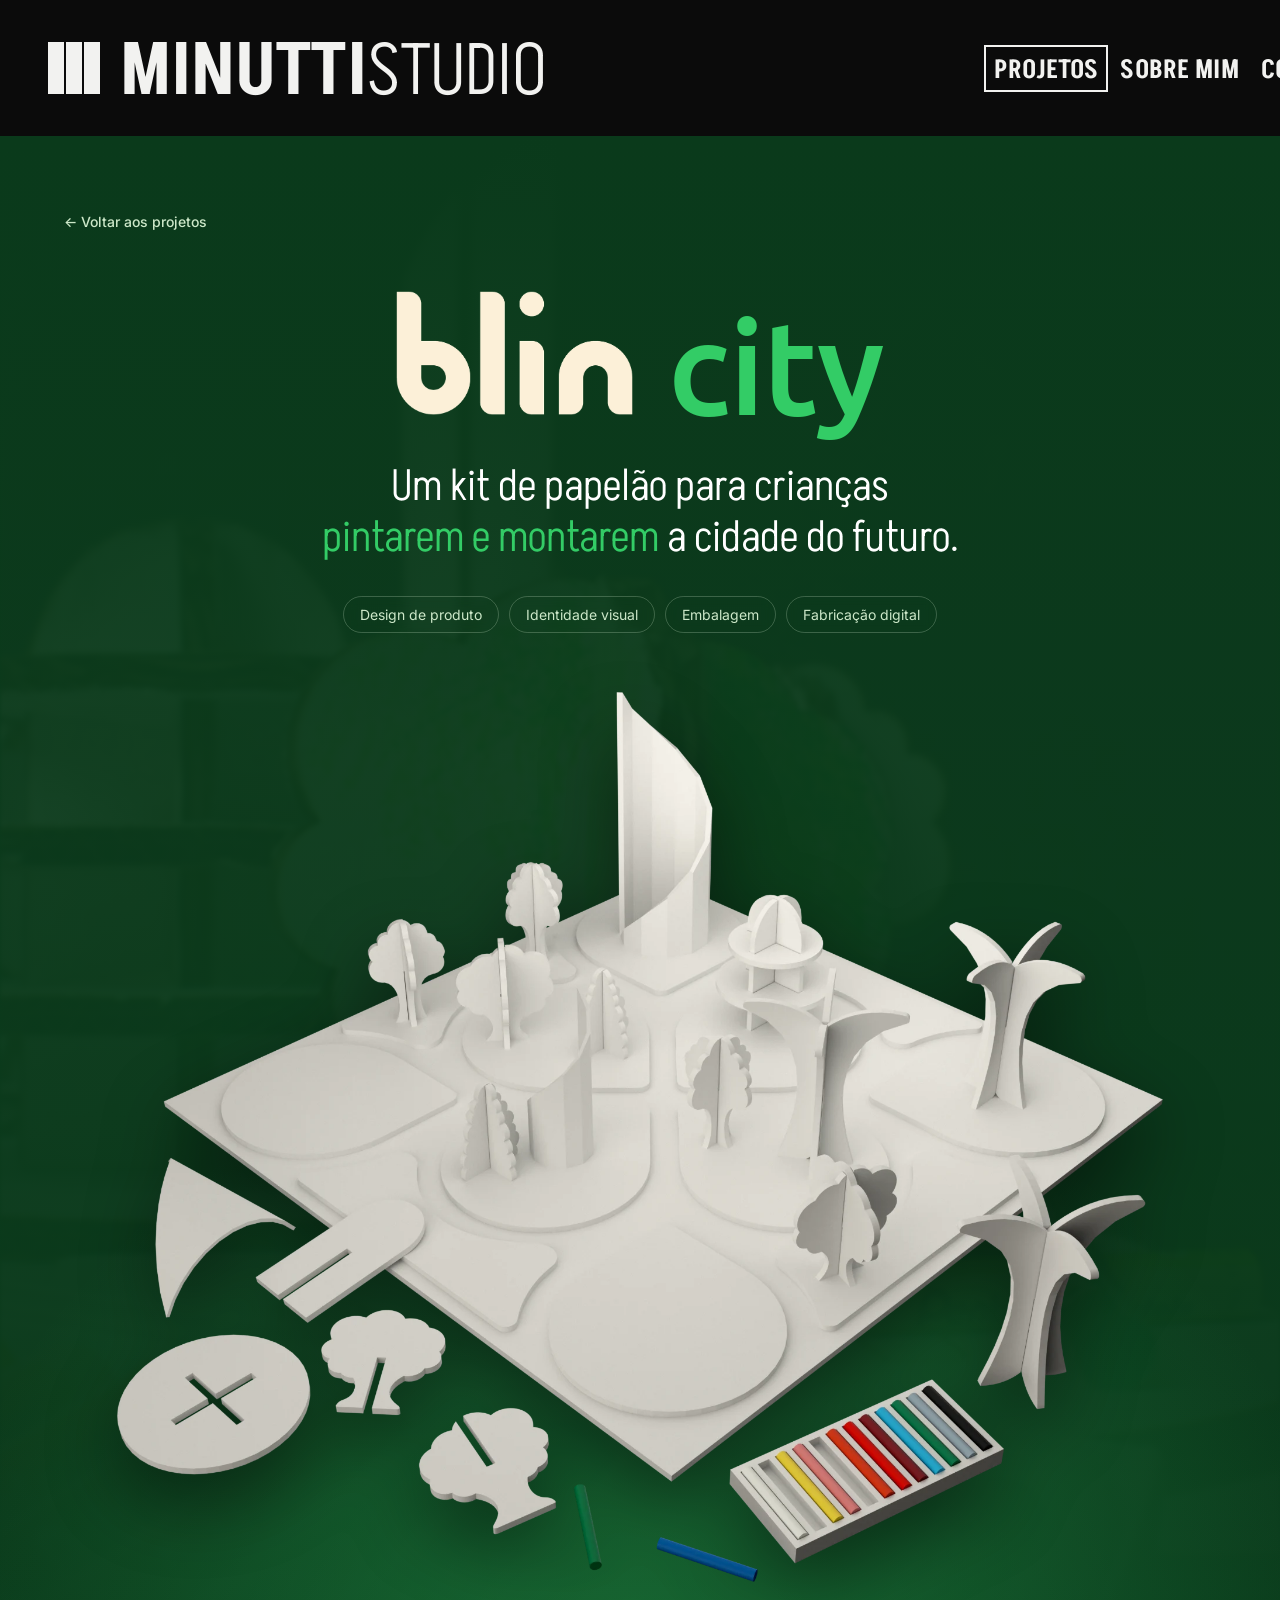
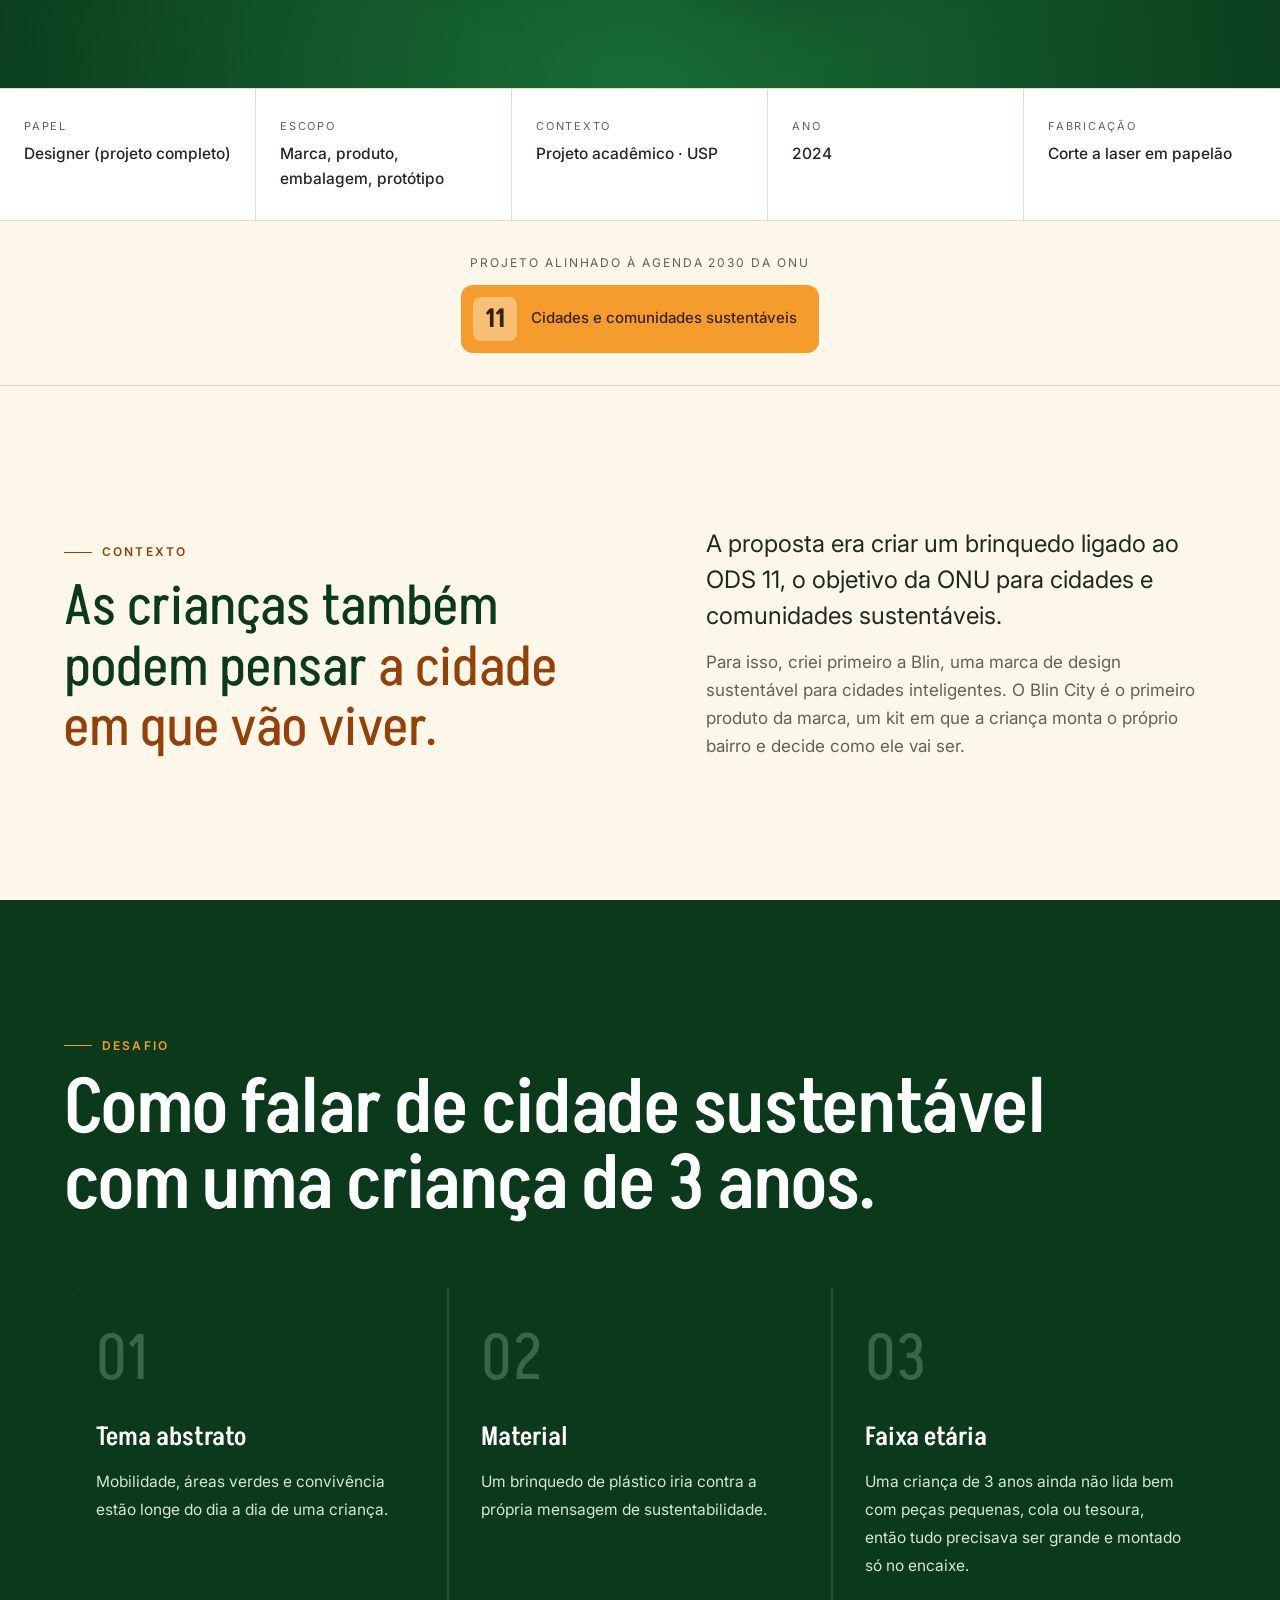
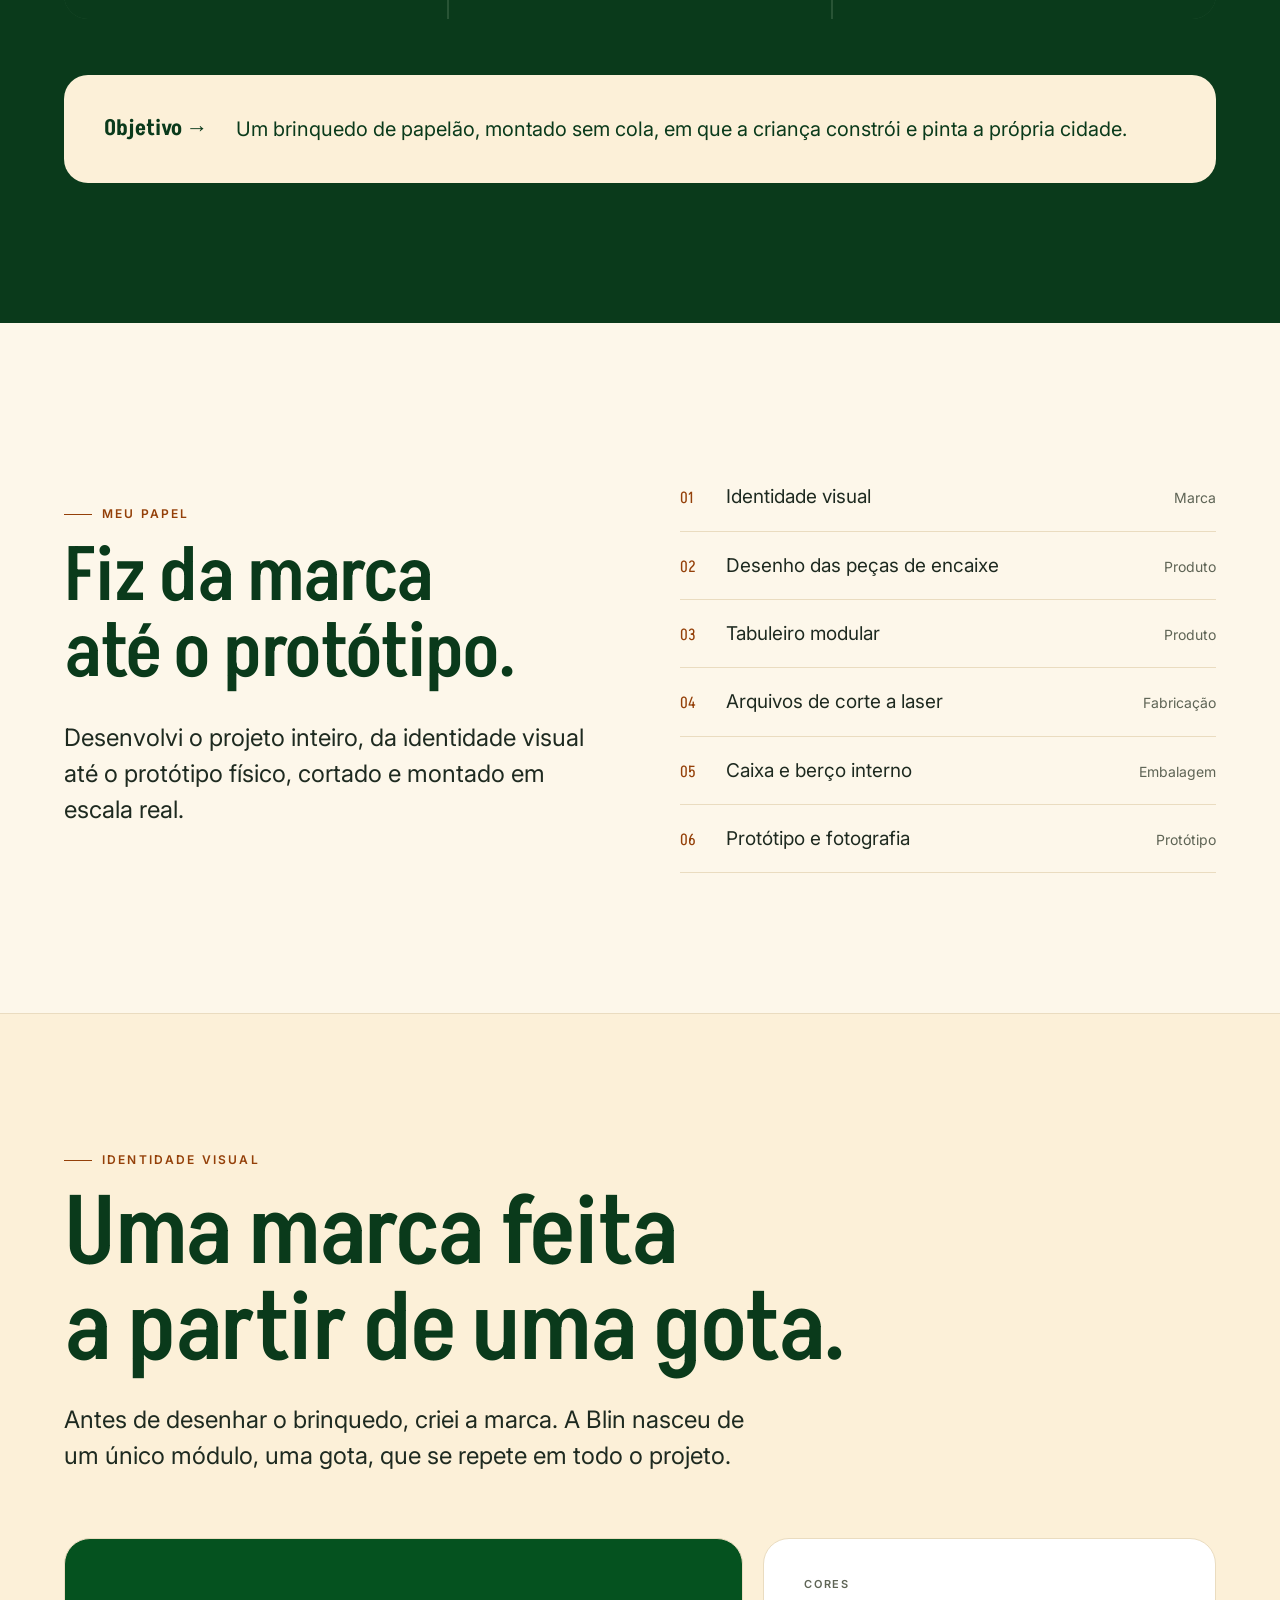
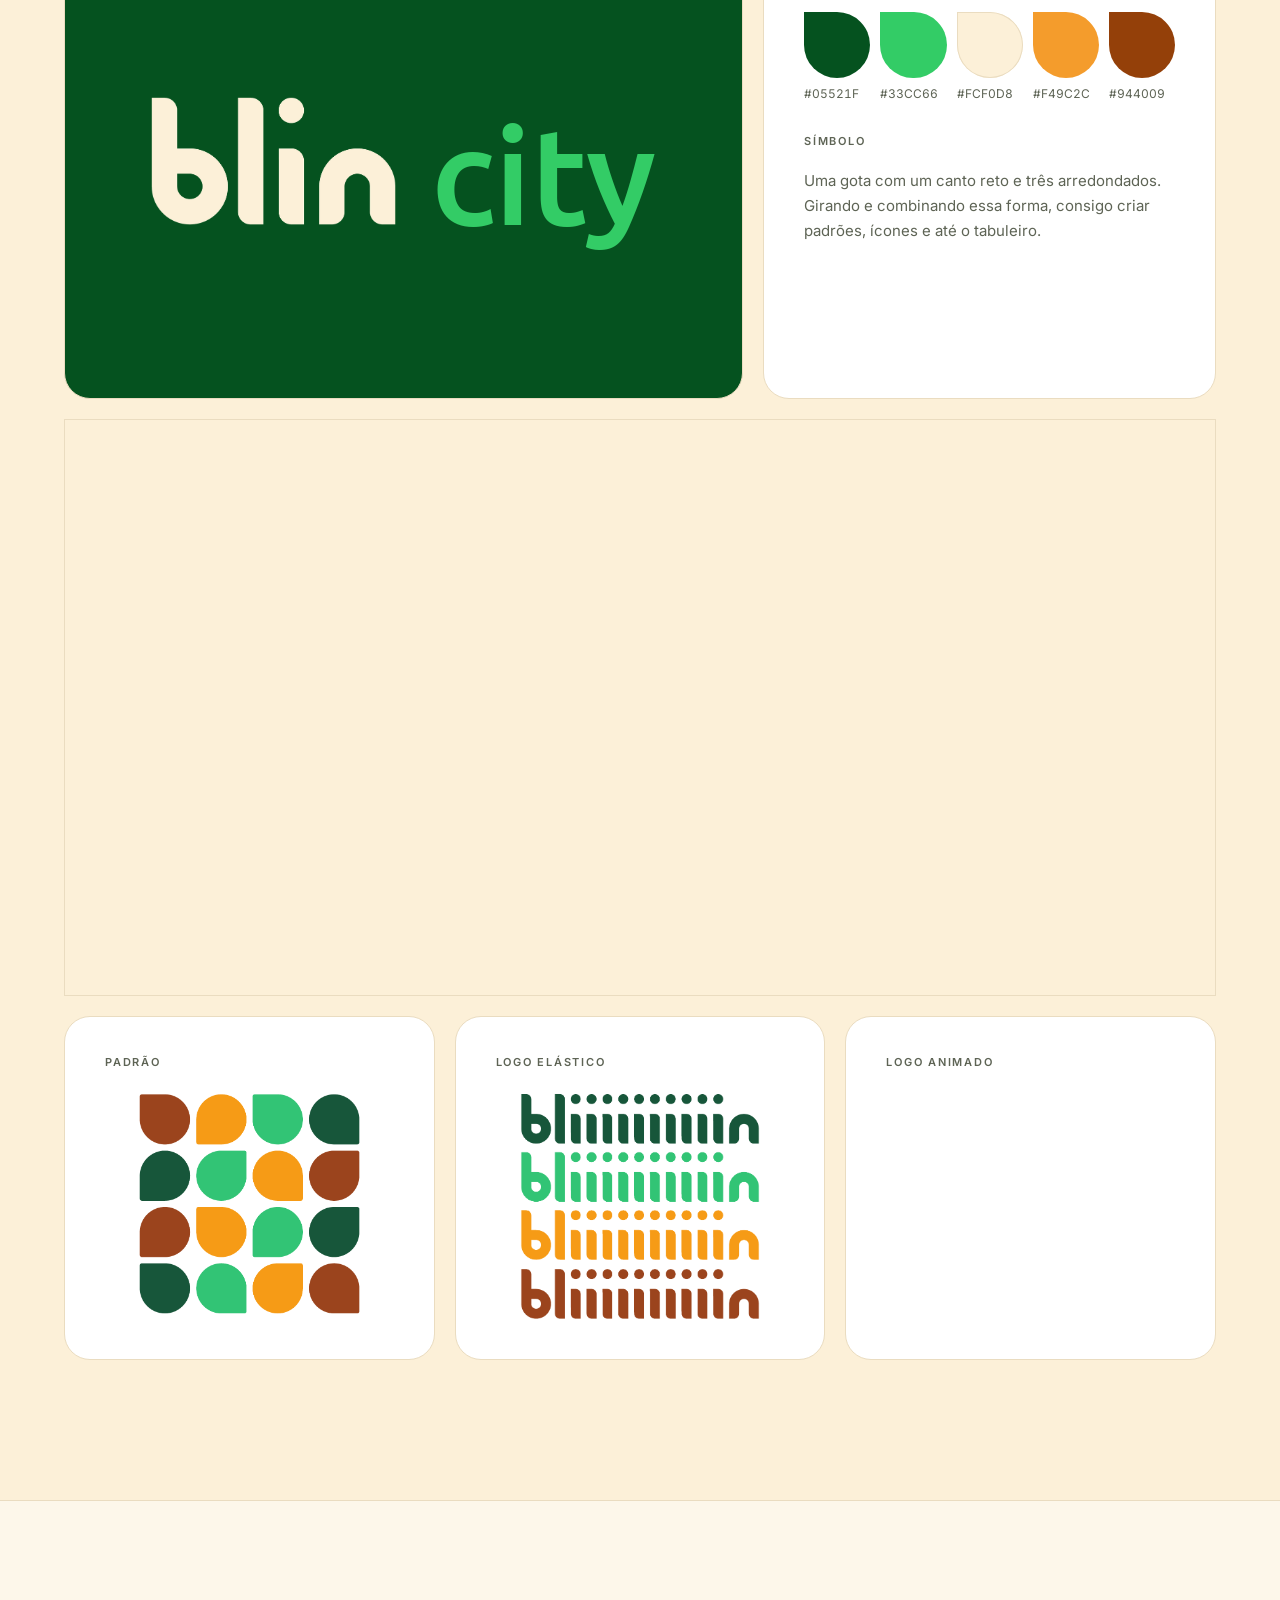
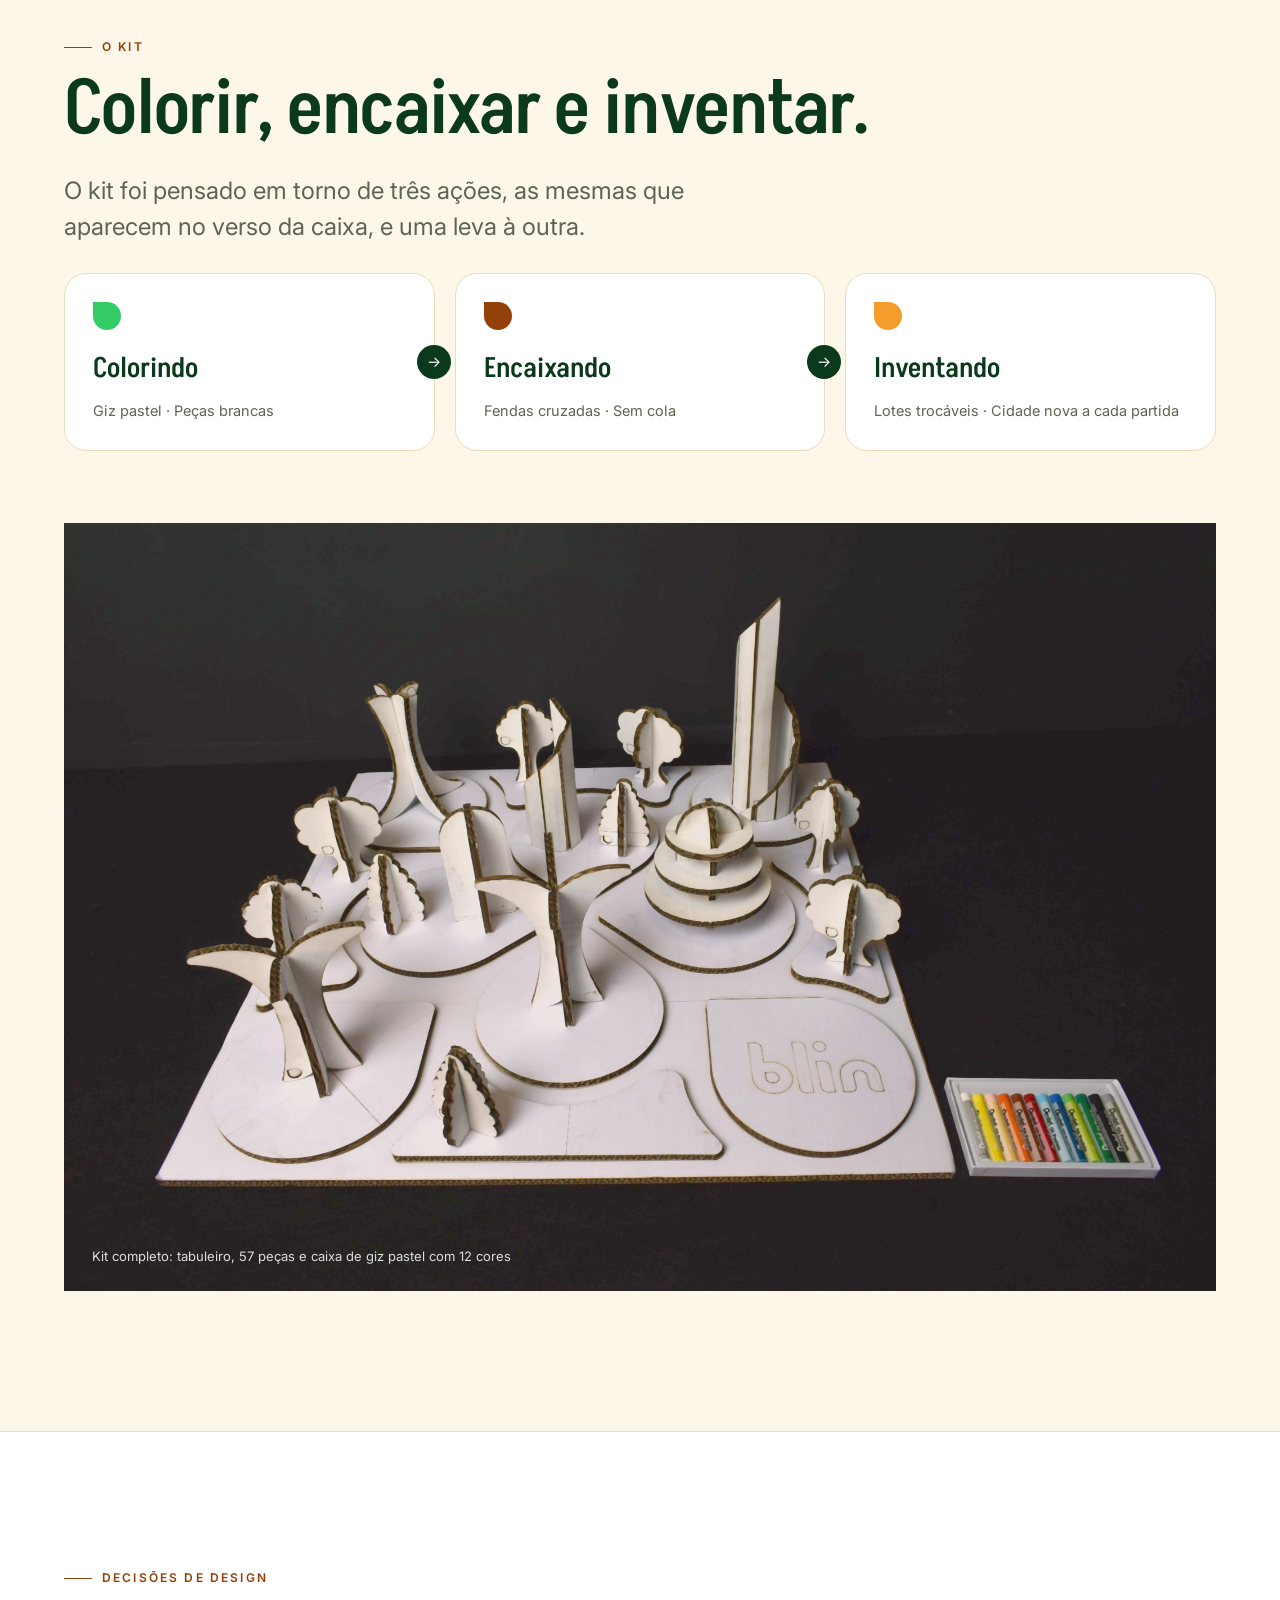
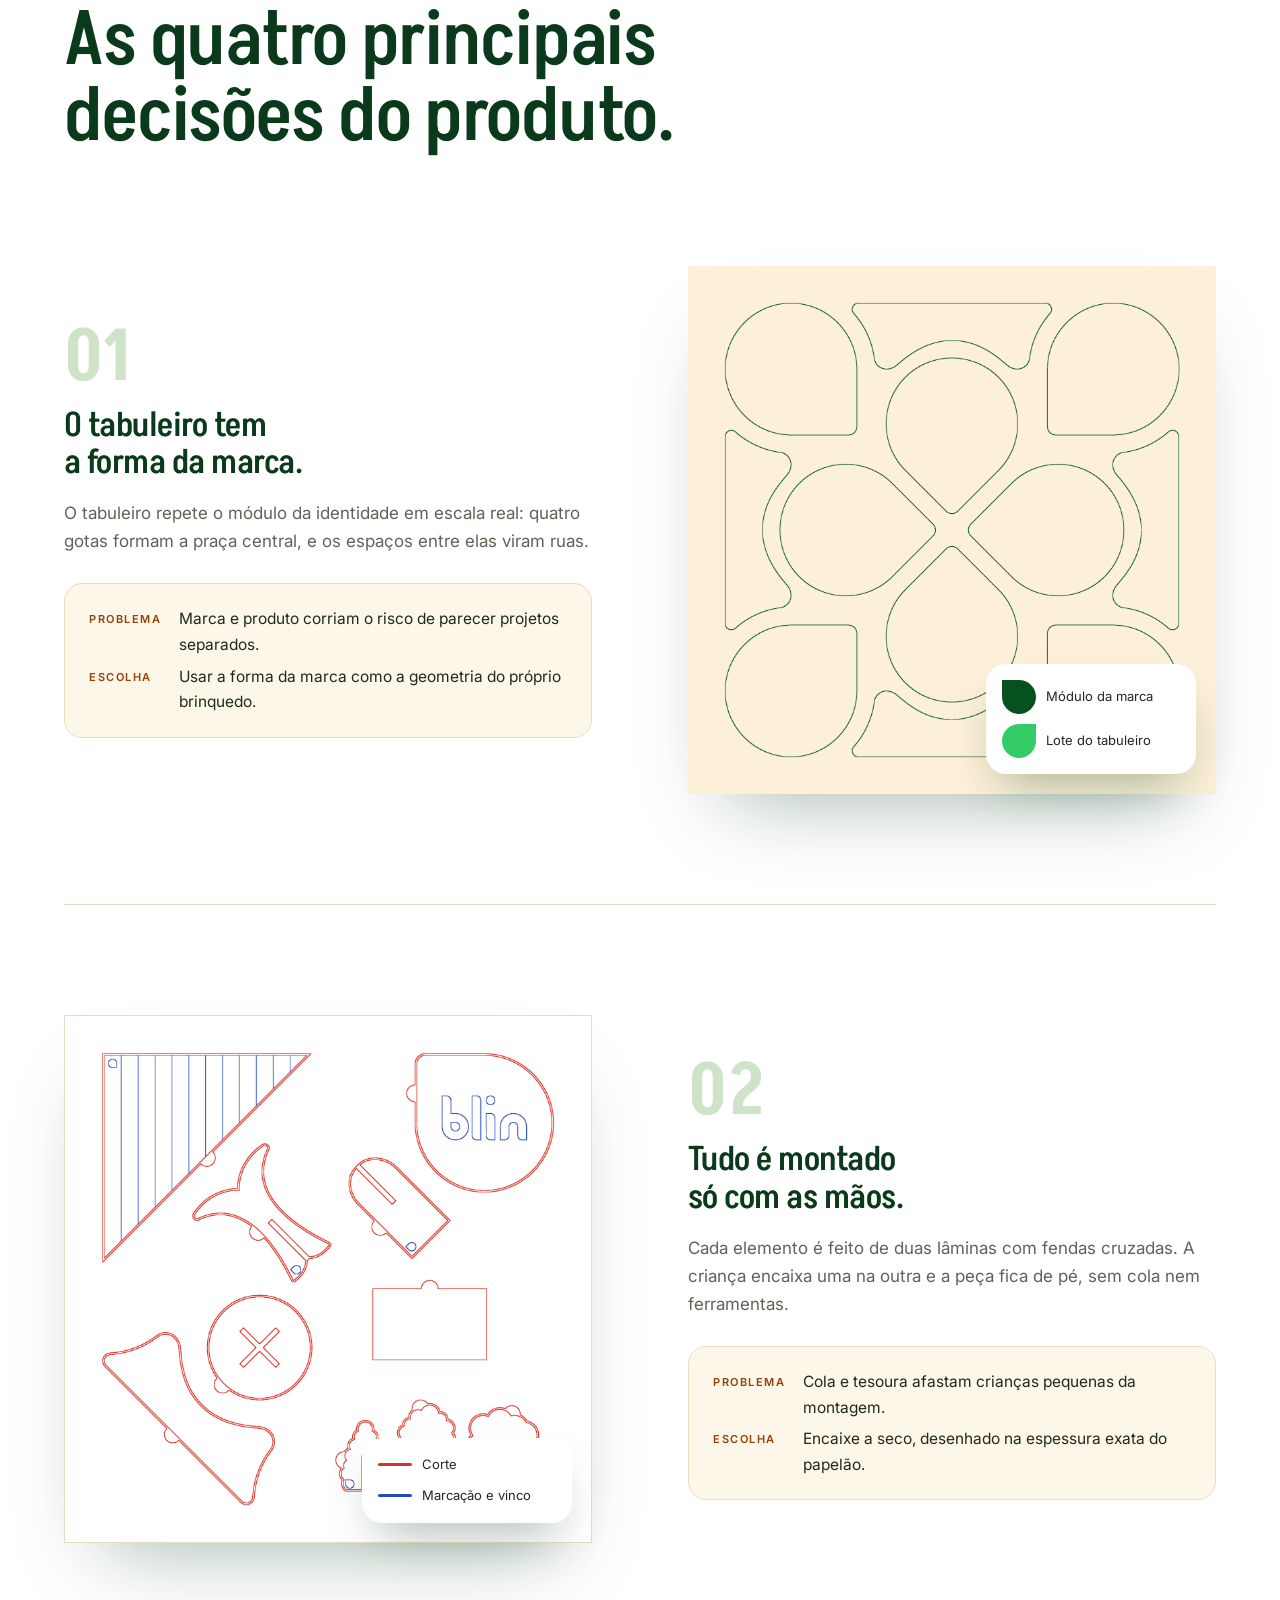
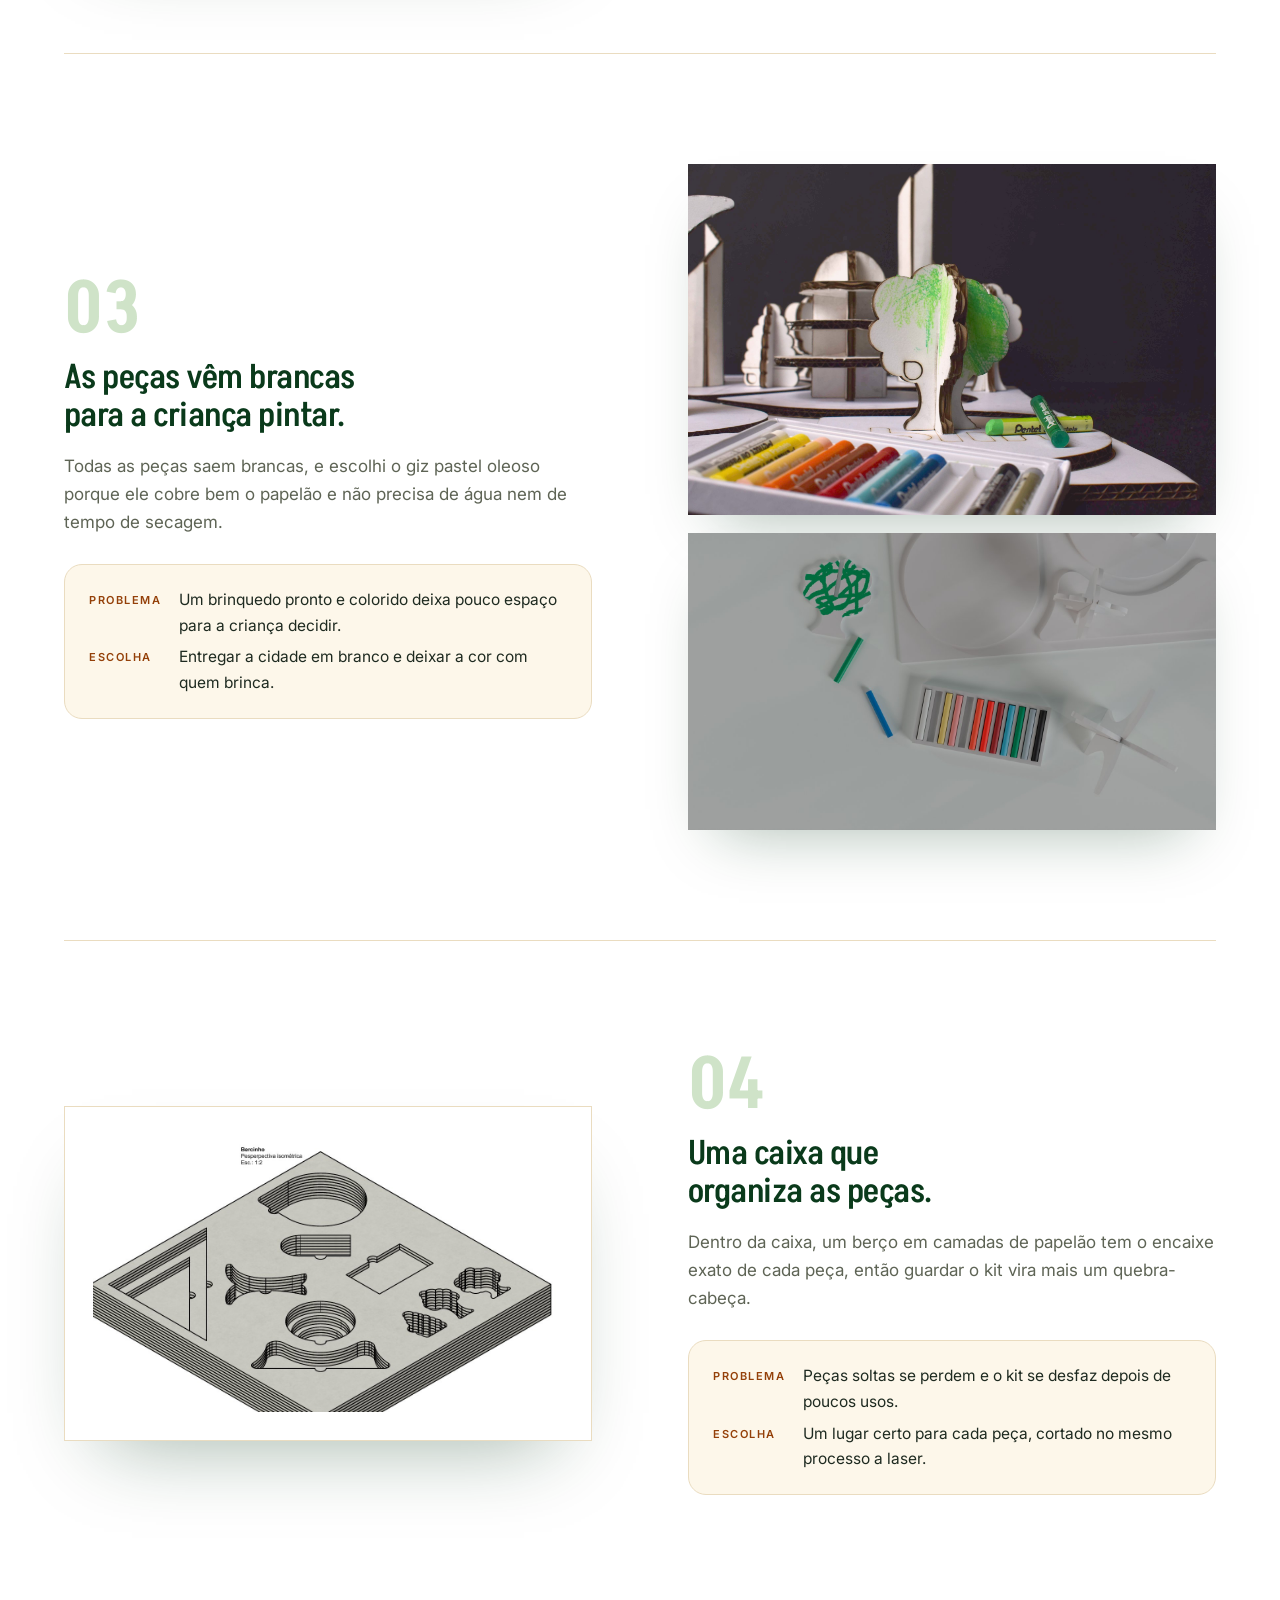
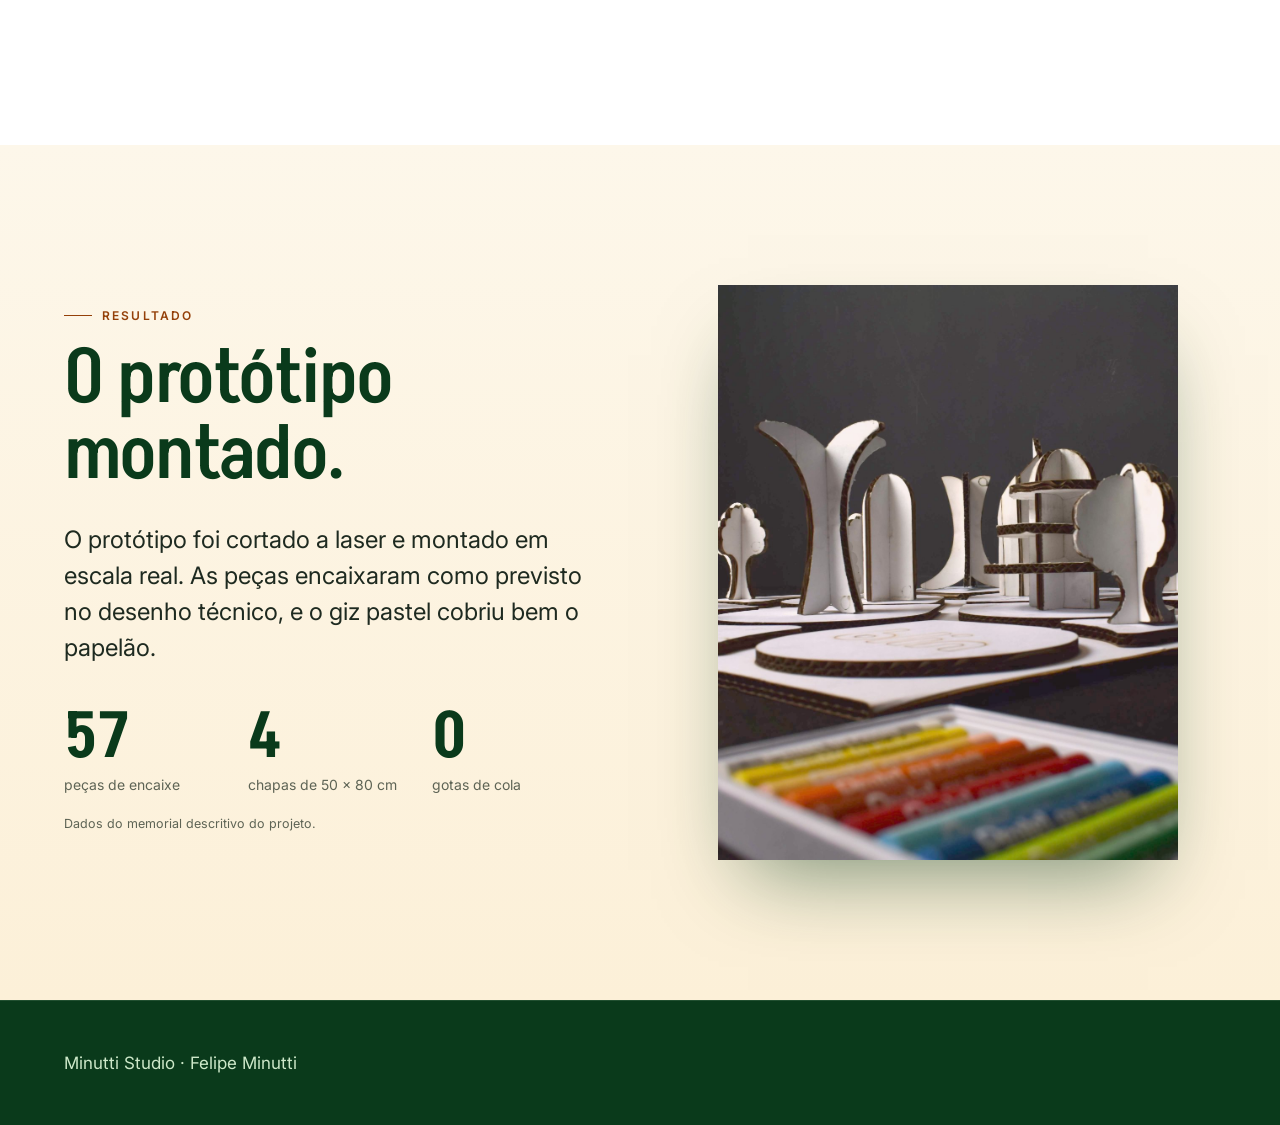
<file: blin/index.html>
<!doctype html>
<html lang="pt-BR">
<head>
<meta charset="utf-8">
<meta name="viewport" content="width=device-width, initial-scale=1">
<title>Blin City — Minutti Studio</title>
<link rel="icon" href="../assets/favicon.svg" type="image/svg+xml">
<link rel="preconnect" href="https://fonts.googleapis.com">
<link href="https://fonts.googleapis.com/css2?family=Akshar:wght@300;400;500;600;700&family=Inter:wght@400;500;600&family=Ubuntu:wght@500&display=swap" rel="stylesheet">
<style>
/* Mesma estrutura do case Espaces. Só os tokens mudam para as cores da Blin. */
:root{
  --case-accent:var(--green);
  --navy:#0A3A1B; --navy-2:#05521F; --lilac:#944009; --lilac-2:#CDE8C9; --lilac-soft:#FCF0D8;
  --green:#33CC66; --red:#944009; --sun:#F49C2C; --bg:#FDF7EA; --text:#1E2A20; --muted:#5E6455; --line:#EADCC0;
  --max:1200px;
}
*{box-sizing:border-box;margin:0;padding:0}
html{scroll-behavior:smooth}
body{background:var(--bg);color:var(--text);font:400 17px/1.65 Inter,system-ui,sans-serif;-webkit-font-smoothing:antialiased;overflow-x:hidden}
img,video{max-width:100%;display:block}
.wrap{max-width:var(--max);margin:0 auto;padding:0 24px}
h1,h2,h3{font-family:Akshar,sans-serif;line-height:1;letter-spacing:-.015em;color:var(--navy)}
h2{font-size:clamp(40px,6vw,76px);font-weight:500}
h3{font-size:clamp(26px,3vw,34px);font-weight:500;line-height:1.1}
.eyebrow{font:600 12px/1 Inter;letter-spacing:.18em;text-transform:uppercase;color:var(--lilac);margin-bottom:20px;display:flex;align-items:center;gap:10px}
.eyebrow::before{content:"";width:28px;height:1px;background:currentColor}
.lead{font-size:clamp(19px,2.2vw,24px);line-height:1.5;max-width:720px}
.muted{color:var(--muted)}
p+p{margin-top:14px}
section{padding:140px 0}
.dark{background:var(--navy);color:#D6E6D3}
.dark h2,.dark h3{color:#fff}
.dark .eyebrow{color:var(--sun)}

/* ---------- Foto (substitui o .phone do Espaces) ---------- */
.shot{border-radius:0;overflow:hidden;box-shadow:0 40px 80px -30px rgba(10,58,27,.55);background:#0d140e}
.shot img,.shot video{width:100%;height:100%;object-fit:cover}

/* ---------- Hero ---------- */
.hero{position:relative;min-height:100vh;background:var(--navy);color:#fff;overflow:hidden;padding:48px 0 0}
.hero::before{content:"";position:absolute;inset:0;background:url(img/foto_2.jpg) center/cover;opacity:.12;filter:blur(2px) saturate(1.2)}
.hero::after{content:"";position:absolute;inset:0;background:radial-gradient(80% 60% at 50% 100%,rgba(51,204,102,.35),transparent 70%),linear-gradient(180deg,var(--navy) 0%,rgba(10,58,27,.6) 40%,var(--navy) 100%)}
.hero>*{position:relative;z-index:1}
.lockup{display:flex;align-items:baseline;justify-content:center;gap:.28em;font-size:clamp(64px,10vw,124px)}
.hero-head .lockup.case-logo{display:flex;width:auto}  /* lockup blin + city: o tamanho vem do font-size */
.hero-head .lockup.case-logo>img{height:1em;width:auto}
.lockup img{height:1em;width:auto}
.lockup span{font-family:Ubuntu,Akshar,sans-serif;font-weight:500;font-size:1.06em;line-height:1;color:var(--green);letter-spacing:-.01em}
/* render do tabuleiro (fundo transparente): sombra de contato no próprio recorte */
.hero-shot.board{max-width:1100px;margin-left:auto;margin-right:auto;padding:0 24px clamp(64px,8vw,112px)}
.hero-shot.board img{filter:drop-shadow(0 28px 36px rgba(0,0,0,.45))}


/* ---------- Faixa ODS (no lugar das lojas) ---------- */
.stores{background:var(--bg);border-bottom:1px solid var(--line)}
.stores .wrap{display:flex;flex-wrap:wrap;align-items:center;justify-content:center;gap:12px;padding-top:32px;padding-bottom:32px}
.stores small{width:100%;text-align:center;font-size:12px;letter-spacing:.16em;text-transform:uppercase;color:var(--muted)}
.ods{display:inline-flex;align-items:center;gap:14px;padding:12px 22px 12px 12px;border-radius:12px;background:var(--sun);color:#3A2205;font-weight:500;font-size:15px}
.ods b{font-family:Akshar;font-weight:600;font-size:26px;line-height:1;width:44px;height:44px;border-radius:8px;background:rgba(255,255,255,.35);display:grid;place-items:center}

.intro{display:grid;grid-template-columns:1.1fr 1fr;gap:80px;align-items:end}
.big-quote{font-family:Akshar;font-weight:400;font-size:clamp(32px,4.4vw,56px);line-height:1.08;color:var(--navy)}
.big-quote mark{background:none;color:var(--lilac)}

/* ---------- Desafio ---------- */
.pains{display:grid;grid-template-columns:repeat(3,1fr);gap:2px;margin-top:64px;background:rgba(205,232,201,.15);border-radius:24px;overflow:hidden}
.pain{background:var(--navy);padding:40px 32px}
.pain .n{font-family:Akshar;font-size:64px;line-height:1;color:rgba(205,232,201,.25);margin-bottom:24px}
.pain b{display:block;font-family:Akshar;font-weight:500;font-size:26px;color:#fff;margin-bottom:8px}
.pain span{font-size:15.5px}
.goal{margin-top:56px;display:flex;gap:28px;align-items:center;padding:36px 40px;border-radius:24px;background:var(--lilac-soft);color:var(--navy)}
.goal b{font-family:Akshar;font-size:22px;font-weight:600;white-space:nowrap}
.goal p{font-size:20px;line-height:1.45}

/* ---------- Papel ---------- */
.role{display:grid;grid-template-columns:1fr 1fr;gap:80px;align-items:center}
.steps{list-style:none;counter-reset:s}
.steps li{counter-increment:s;display:flex;gap:20px;align-items:baseline;padding:18px 0;border-bottom:1px solid var(--line);font-size:19px}
.steps li::before{content:counter(s,decimal-leading-zero);font-family:Akshar;color:var(--lilac);font-size:16px;min-width:26px}
.steps li span{margin-left:auto;font-size:14px;color:var(--muted)}

/* ---------- O kit ---------- */
.arch-wrap{margin-top:72px;border-radius:0;overflow:hidden;background:#141414;position:relative}
.arch-wrap img{width:100%;opacity:.95}
.arch-cap{position:absolute;left:28px;bottom:24px;font-size:13px;color:#ddd}
.loop{display:grid;grid-template-columns:repeat(3,1fr);gap:20px;margin-top:28px}
.loop div{background:#fff;border:1px solid var(--line);border-radius:22px;padding:28px;position:relative}
.loop div:not(:last-child)::after{content:"→";position:absolute;right:-17px;top:50%;transform:translateY(-50%);width:34px;height:34px;border-radius:50%;background:var(--navy);color:#fff;display:grid;place-items:center;z-index:1;font-size:15px}
.loop b{font-family:Akshar;font-size:28px;font-weight:500;color:var(--navy);display:block}
.loop small{display:block;margin-top:6px;color:var(--muted);font-size:14.5px}
.loop i{display:block;width:28px;height:28px;border-radius:0 50% 50% 50%;margin-bottom:16px}

/* ---------- Decisões ---------- */
.dec{display:grid;grid-template-columns:1fr 1fr;gap:96px;align-items:center;padding:110px 0;border-top:1px solid var(--line)}
.dec:first-of-type{border-top:0}
.dec.rev .media{order:-1}
.dec .num{font-family:Akshar;font-size:72px;line-height:1;color:#CFE3C8;font-weight:600;margin-bottom:12px}
.dec p{margin-top:18px}
.pc{display:grid;grid-template-columns:auto 1fr;gap:6px 18px;margin-top:28px;padding:22px 24px;border-radius:18px;background:var(--bg);border:1px solid var(--line);font-size:15.5px}
.pc dt{font-size:11px;letter-spacing:.14em;text-transform:uppercase;color:var(--lilac);padding-top:4px;font-weight:600}
.media{position:relative}
.sheet{border-radius:0;overflow:hidden;background:var(--lilac-soft);padding:28px;box-shadow:0 40px 80px -40px rgba(10,58,27,.4)}
.pin-zoom{position:absolute;right:20px;bottom:20px;width:210px;background:#fff;border-radius:20px;padding:16px;box-shadow:0 24px 48px -16px rgba(10,58,27,.35);font-size:13px}
.pin-zoom .pin{display:flex;align-items:center;gap:10px}
.pin-zoom .pin+.pin{margin-top:10px}
.pin-zoom .drop{width:34px;height:34px;border-radius:0 50% 50% 50%;flex:none}
.pin-zoom .ln{width:34px;height:3px;border-radius:2px;flex:none}
.stack{display:grid;gap:18px}
.chip-img{border-radius:0;overflow:hidden;box-shadow:0 30px 60px -30px rgba(10,58,27,.35);background:#fff}
.chip-img.tilt{transform:none}
.chip-img.tilt2{transform:none}

/* ---------- Embalagem ---------- */
.onb{display:grid;grid-template-columns:repeat(3,1fr);gap:32px;margin-top:72px;align-items:start}
.onb figure .shot{transition:transform .5s cubic-bezier(.2,.8,.2,1);background:#fff;aspect-ratio:1}
.onb figure .shot img{object-fit:contain}
.onb figure:hover .shot{transform:translateY(-12px)}
.onb figcaption{margin-top:24px;text-align:center}
.onb figcaption b{display:block;font-family:Akshar;font-weight:500;font-size:22px;color:#fff}
.onb figcaption span{font-size:14.5px}

/* ---------- Identidade (seção em destaque) ---------- */
.brand{background:var(--lilac-soft);border-top:1px solid var(--line);border-bottom:1px solid var(--line)}
.brand h2{font-size:clamp(48px,7.5vw,104px)}
.brand .ds{grid-template-columns:1.5fr 1fr}
.brand .tile.logo-t{min-height:clamp(340px,36vw,480px)}
.brand .tile.logo-t .lockup{font-size:clamp(72px,10vw,140px)}
@media (max-width:900px){.brand .ds{grid-template-columns:1fr}.brand .tile.logo-t{min-height:260px}.brand .tile.logo-t .lockup{font-size:clamp(56px,16vw,96px)}.brand .tile{padding:28px}.brand .sw small{font-size:10px;letter-spacing:-.02em}}
.ds{display:grid;grid-template-columns:1.2fr 1fr;gap:20px;margin-top:64px}
.tile{border-radius:26px;padding:40px;background:#fff;border:1px solid var(--line);position:relative;overflow:hidden}
.tile.logo-t{background:var(--navy-2);display:grid;place-items:center;min-height:340px}
.tile.logo-t .lockup{margin:0;font-size:clamp(56px,7vw,96px)}
.tile h4{font:600 11px/1 Inter;letter-spacing:.16em;text-transform:uppercase;color:var(--muted);margin-bottom:22px}
.sw{display:grid;grid-template-columns:repeat(5,minmax(0,1fr));gap:10px}
.sw i{display:block;aspect-ratio:1;border-radius:0 50% 50% 50%}
.sw small{display:block;font-size:12px;color:var(--muted);margin-top:6px;font-variant-numeric:tabular-nums}
.ds-2{display:grid;grid-template-columns:1fr 1fr 1fr;gap:20px;margin-top:20px}
.ds-2 .tile{display:flex;flex-direction:column}
.ds-2 .tile .fill{flex:1;display:grid;place-items:center}
.ds-2 video{border-radius:0}
.film{margin-top:20px;border-radius:0;overflow:hidden;border:1px solid var(--line);background:var(--lilac-soft)}
.film video{width:100%}

/* ---------- Resultado ---------- */
.result{display:grid;grid-template-columns:1fr 1fr;gap:80px;align-items:center}
.stats{display:grid;grid-template-columns:1fr 1fr 1fr;gap:16px;margin-top:40px}
.stat b{display:block;font-family:Akshar;font-weight:600;font-size:clamp(44px,5vw,64px);line-height:1;color:var(--navy)}
.stat span{font-size:14px;color:var(--muted)}
.note{font-size:12.5px;color:var(--muted);margin-top:16px}
.result .shot{width:min(460px,92%);margin:0 auto;aspect-ratio:4/5}

footer{background:var(--navy);color:var(--lilac-2);border-top:1px solid rgba(205,232,201,.12)}
footer .wrap{display:flex;justify-content:space-between;align-items:center;padding:48px 24px}

/* ---------- Header do site (igual ao Espaces) ---------- */
.mh{--h:52px;--hh:136px;position:sticky;top:0;z-index:50;background:#0b0b0b;color:#f2f2f0;font-family:Inter,system-ui,sans-serif}
.mh-wrap{max-width:1440px;margin:0 auto;padding:0 clamp(16px,4vw,48px);height:var(--hh);display:flex;align-items:center;justify-content:space-between;gap:32px}
.mh-logo{display:flex;align-items:center;height:var(--h);color:inherit;text-decoration:none;flex:none}
.mh-mark{position:relative;width:var(--h);height:var(--h);overflow:hidden;flex:none}
.mh-col{position:absolute;top:0;width:30%;height:100%;background:currentColor}
.mh-col.m0{left:0}.mh-col.m1{left:35%}.mh-col.m2{left:70%}
.mh-logo.play .m0{animation:mhc0 2.4s 1 both}.mh-logo.play .m1{animation:mhc1 2.4s 1 both}.mh-logo.play .m2{animation:mhc2 2.4s 1 both}
.mh-word{margin-left:calc(var(--h) * 141 / 360);height:var(--h);overflow:visible;flex:none}
@keyframes mhc0{0%,1.19%,15.73%,16.91%,29.69%,30.87%,45.41%,46.6%{transform:translateY(0);animation-timing-function:cubic-bezier(.45,0,.2,1)}57.88%,59.06%{transform:translateY(-28.74%);animation-timing-function:cubic-bezier(.45,0,.2,1)}68.55%,69.73%{transform:translateY(-61.81%);animation-timing-function:cubic-bezier(.45,0,.2,1)}84.27%,85.46%{transform:translateY(-114.17%);animation-timing-function:cubic-bezier(.45,0,.2,1)}100%{transform:translateY(0)}}
@keyframes mhc1{0%,1.19%{transform:translateY(0);animation-timing-function:cubic-bezier(.45,0,.2,1)}15.73%,16.91%{transform:translateY(114.17%);animation-timing-function:cubic-bezier(.45,0,.2,1)}29.69%,30.87%{transform:translateY(28.35%);animation-timing-function:cubic-bezier(.45,0,.2,1)}45.41%,46.6%{transform:translateY(61.42%);animation-timing-function:cubic-bezier(.45,0,.2,1)}57.88%,59.06%,68.55%,69.73%{transform:translateY(0);animation-timing-function:cubic-bezier(.45,0,.2,1)}84.27%,85.46%{transform:translateY(114.17%);animation-timing-function:cubic-bezier(.45,0,.2,1)}100%{transform:translateY(0)}}
@keyframes mhc2{0%,1.19%{transform:translateY(0);animation-timing-function:cubic-bezier(.45,0,.2,1)}15.73%,16.91%,29.69%,30.87%{transform:translateY(-114.17%);animation-timing-function:cubic-bezier(.45,0,.2,1)}45.41%,46.6%{transform:translateY(0);animation-timing-function:cubic-bezier(.45,0,.2,1)}57.88%,59.06%{transform:translateY(-61.81%);animation-timing-function:cubic-bezier(.45,0,.2,1)}68.55%,69.73%{transform:translateY(-28.74%);animation-timing-function:cubic-bezier(.45,0,.2,1)}84.27%,85.46%{transform:translateY(0);animation-timing-function:cubic-bezier(.45,0,.2,1)}100%{transform:translateY(0)}}
.mh-nav{display:flex;align-items:center;gap:clamp(8px,1vw,14px);flex:none}
.mh-links{display:flex;gap:2px;list-style:none;margin:0;padding:0;white-space:nowrap}
.mh-links a{display:block;color:inherit;text-decoration:none;font:600 26px/1 Akshar,'Arial Narrow',sans-serif;text-transform:uppercase;letter-spacing:.01em;padding:10px 8px 7px;border:2px solid transparent}
.mh-links a[aria-current="page"]{border-color:#f2f2f0}
.mh-social{display:flex;gap:10px;list-style:none;margin:0;padding:0}
.mh-social a{display:grid;place-items:center;width:44px;height:44px;border-radius:50%;background:#f2f2f0;color:#0b0b0b}
.mh-social svg{width:19px;height:19px;fill:currentColor}
.mh-btn{display:none;width:44px;height:44px;border:0;background:none;padding:10px;margin-right:-10px;cursor:pointer;color:inherit}
.mh-btn span{display:block;height:2px;background:currentColor;margin:6px 0;transition:transform .3s,opacity .2s}
.mh.open .mh-btn span:nth-child(1){transform:translateY(8px) rotate(45deg)}
.mh.open .mh-btn span:nth-child(2){opacity:0}
.mh.open .mh-btn span:nth-child(3){transform:translateY(-8px) rotate(-45deg)}
@media (max-width:1100px){.mh-btn{display:block;flex:none}.mh-nav{position:fixed;inset:var(--hh) 0 auto 0;height:calc(100dvh - var(--hh));background:#0b0b0b;flex-direction:column;align-items:flex-start;justify-content:space-between;gap:40px;padding:32px clamp(16px,4vw,48px) 40px;opacity:0;visibility:hidden;transform:translateY(-8px);transition:opacity .25s,transform .25s,visibility 0s .25s}.mh.open .mh-nav{opacity:1;visibility:visible;transform:none;transition:opacity .25s,transform .25s}.mh-links{flex-direction:column;gap:8px;margin-left:-14px}.mh-links a{font-size:clamp(40px,11vw,64px);line-height:1.05;padding:10px 14px 4px;border-width:3px}.mh-social a{width:48px;height:48px}}
@media (max-width:900px){.mh{--h:40px;--hh:100px}}
@media (max-width:640px){.mh{--h:min(30px,7vw);--hh:76px}.mh-wrap{gap:16px}}
body.mh-lock{overflow:hidden}
.mh{transition:transform .35s cubic-bezier(.2,.7,.2,1)}
.mh.hide{transform:translateY(-100%)}
@media (prefers-reduced-motion:reduce){.mh{transition:none}}

.rv{opacity:0;transform:translateY(40px);transition:opacity .9s ease,transform .9s cubic-bezier(.2,.8,.2,1)}
.rv.in{opacity:1;transform:none}
@media (prefers-reduced-motion:reduce){.rv{opacity:1;transform:none;transition:none}}

@media (max-width:900px){
  section{padding:88px 0}
  .intro,.role,.dec,.result,.ds{grid-template-columns:1fr;gap:48px}
  .dec.rev .media{order:0}
  .pains,.loop,.onb,.ds-2{grid-template-columns:1fr}
  .loop div:not(:last-child)::after{content:"↓";right:50%;top:auto;bottom:-17px;transform:translateX(50%)}
  .goal{flex-direction:column;align-items:flex-start;gap:8px}
  .pin-zoom{right:12px;bottom:12px}
  .chip-img.tilt,.chip-img.tilt2{transform:none}
  .onb{gap:56px}
  footer .wrap{flex-direction:column;gap:16px}
  .arch-cap{display:none}
  .stats{grid-template-columns:1fr 1fr 1fr}
}
</style>
<link rel="stylesheet" href="../assets/case.css">
</head>
<body>

<header class="mh" id="mh">
  <div class="mh-wrap">
    <a class="mh-logo" href="../index.html#/" aria-label="MINUTTI STUDIO — projetos">
      <span class="mh-mark" aria-hidden="true"><i class="mh-col m0"></i><i class="mh-col m1"></i><i class="mh-col m2"></i></span>
      <svg class="mh-word" viewBox="0 0 2960.78369140625 360" width="427.66875542534723" height="30" aria-hidden="true"><text x="0" y="360" font-family="Akshar, 'Arial Narrow', sans-serif" font-size="503.4965034965035" fill="currentColor"><tspan font-weight="600">MINUTTI</tspan><tspan font-weight="300">STUDIO</tspan></text></svg>
    </a>
    <button class="mh-btn" type="button" aria-label="Abrir menu" aria-expanded="false" aria-controls="mh-nav"><span></span><span></span><span></span></button>
    <nav class="mh-nav" id="mh-nav" aria-label="Principal">
      <ul class="mh-links">
        <li><a href="../index.html#/" aria-current="page">Projetos</a></li>
        <li><a href="../index.html#/sobre">Sobre mim</a></li>
        <li><a href="../index.html#/contato">Contato</a></li>
      </ul>
      <ul class="mh-social">
        <li><a href="https://www.linkedin.com/in/felipeminuttiteixeira/" target="_blank" rel="noopener noreferrer" aria-label="LinkedIn"><svg viewBox="0 0 24 24" aria-hidden="true"><path d="M4.98 3.5a2.5 2.5 0 1 1 0 5 2.5 2.5 0 0 1 0-5zM3 9.75h4V21H3zM9.5 9.75h3.8v1.6h.06c.53-.95 1.83-1.95 3.77-1.95 4.03 0 4.77 2.5 4.77 5.76V21h-4v-5.2c0-1.24-.02-2.84-1.8-2.84-1.8 0-2.07 1.36-2.07 2.75V21h-4z"></path></svg></a></li>
        <li><a href="https://www.behance.net/felipeminutti" target="_blank" rel="noopener noreferrer" aria-label="Behance"><svg viewBox="0 0 24 24" aria-hidden="true"><path d="M8.2 11.4c.9-.43 1.5-1.2 1.5-2.4C9.7 6.6 7.9 6 5.8 6H0v12h6c2.2 0 4.3-1.06 4.3-3.5 0-1.5-.72-2.6-2.1-3.1zM2.7 8.1h2.6c1 0 1.9.28 1.9 1.420 0 1.06-.7 1.48-1.7 1.48H2.7zm2.9 7.8H2.7v-3.3h3c1.2 0 2 .52 2 1.8 0 1.27-.92 1.5-2.1 1.5zM18.8 9.3c-2.9 0-4.9 2.2-4.9 5 0 2.95 1.86 4.97 4.9 4.97 2.3 0 3.8-1.04 4.5-3.25h-2.3c-.25.82-1.3 1.26-2.1 1.26-1.56 0-2.38-.92-2.38-2.47h6.9c.1-3.1-1.6-5.5-4.6-5.5zm-2.3 4.06c.08-1.3.95-2.1 2.24-2.1 1.36 0 2.04.8 2.16 2.1zM15.9 6.9h5.6v1.4h-5.6z"></path></svg></a></li>
        <li><a href="https://github.com/felipeminutti" target="_blank" rel="noopener noreferrer" aria-label="GitHub"><svg viewBox="0 0 24 24" aria-hidden="true"><path d="M12 .5C5.65.5.5 5.65.5 12c0 5.08 3.29 9.39 7.86 10.91.58.1.79-.25.79-.56v-1.97c-3.2.7-3.87-1.54-3.87-1.54-.52-1.33-1.28-1.68-1.28-1.68-1.05-.72.08-.7.08-.7 1.16.08 1.77 1.19 1.77 1.19 1.03 1.77 2.7 1.26 3.36.96.1-.75.4-1.26.73-1.55-2.55-.29-5.24-1.28-5.24-5.68 0-1.26.45-2.28 1.19-3.09-.12-.29-.52-1.46.11-3.05 0 0 .97-.31 3.17 1.18a11 11 0 0 1 5.77 0c2.2-1.49 3.17-1.18 3.17-1.18.63 1.59.23 2.76.11 3.05.74.81 1.19 1.83 1.19 3.09 0 4.41-2.69 5.38-5.26 5.67.41.36.78 1.06.78 2.14v3.17c0 .31.21.67.8.56A11.5 11.5 0 0 0 23.5 12C23.5 5.65 18.35.5 12 .5z"></path></svg></a></li>
      </ul>
    </nav>
  </div>
</header>

<!-- ················· HERO ················· -->
<header class="hero hero--dark">
  <div class="wrap"><a class="back-top" href="../index.html#/">← Voltar aos projetos</a></div>
  <div class="wrap hero-head">
    <h1 class="lockup case-logo rv in"><img src="img/blin-cream.png" alt="blin"><span>city</span></h1>
    <p class="case-sub rv in">Um kit de papelão para crianças <em>pintarem e montarem</em> a cidade do futuro.</p>
    <div class="tags rv in">
      <span>Design de produto</span><span>Identidade visual</span><span>Embalagem</span><span>Fabricação digital</span>
    </div>
  </div>
  <figure class="hero-shot board rv"><img src="img/render_tabuleiro.webp" alt="Render do kit Blin City: tabuleiro modular de papelão com prédios e árvores encaixados, peças soltas e caixa de giz pastel" width="1800" height="1533" fetchpriority="high"></figure>
</header>

<dl class="meta">
  <div><dt>Papel</dt><dd>Designer (projeto completo)</dd></div>
  <div><dt>Escopo</dt><dd>Marca, produto, embalagem, protótipo</dd></div>
  <div><dt>Contexto</dt><dd>Projeto acadêmico · USP</dd></div>
  <div><dt>Ano</dt><dd>2024</dd></div>
  <div><dt>Fabricação</dt><dd>Corte a laser em papelão</dd></div>
</dl>

<div class="stores">
  <div class="wrap">
    <small>Projeto alinhado à Agenda 2030 da ONU</small>
    <span class="ods"><b>11</b>Cidades e comunidades sustentáveis</span>
  </div>
</div>

<!-- ················· CONTEXTO ················· -->
<section>
  <div class="wrap intro">
    <div class="rv">
      <p class="eyebrow">Contexto</p>
      <p class="big-quote">As crianças também podem pensar <mark>a cidade em que vão viver.</mark></p>
    </div>
    <div class="rv">
      <p class="lead">A proposta era criar um brinquedo ligado ao ODS 11, o objetivo da ONU para cidades e comunidades sustentáveis.</p>
      <p class="muted">Para isso, criei primeiro a Blin, uma marca de design sustentável para cidades inteligentes. O Blin City é o primeiro produto da marca, um kit em que a criança monta o próprio bairro e decide como ele vai ser.</p>
    </div>
  </div>
</section>

<!-- ················· DESAFIO ················· -->
<section class="dark">
  <div class="wrap">
    <p class="eyebrow">Desafio</p>
    <h2 class="rv">Como falar de cidade sustentável<br>com uma criança de 3 anos.</h2>
    <div class="pains rv">
      <div class="pain"><div class="n">01</div><b>Tema abstrato</b><span>Mobilidade, áreas verdes e convivência estão longe do dia a dia de uma criança.</span></div>
      <div class="pain"><div class="n">02</div><b>Material</b><span>Um brinquedo de plástico iria contra a própria mensagem de sustentabilidade.</span></div>
      <div class="pain"><div class="n">03</div><b>Faixa etária</b><span>Uma criança de 3 anos ainda não lida bem com peças pequenas, cola ou tesoura, então tudo precisava ser grande e montado só no encaixe.</span></div>
    </div>
    <div class="goal rv">
      <b>Objetivo →</b>
      <p>Um brinquedo de papelão, montado sem cola, em que a criança constrói e pinta a própria cidade.</p>
    </div>
  </div>
</section>

<!-- ················· PAPEL ················· -->
<section>
  <div class="wrap role">
    <div class="rv">
      <p class="eyebrow">Meu papel</p>
      <h2>Fiz da marca<br>até o protótipo.</h2>
      <p class="lead" style="margin-top:28px">Desenvolvi o projeto inteiro, da identidade visual até o protótipo físico, cortado e montado em escala real.</p>
    </div>
    <ol class="steps rv">
      <li>Identidade visual <span>Marca</span></li>
      <li>Desenho das peças de encaixe <span>Produto</span></li>
      <li>Tabuleiro modular <span>Produto</span></li>
      <li>Arquivos de corte a laser <span>Fabricação</span></li>
      <li>Caixa e berço interno <span>Embalagem</span></li>
      <li>Protótipo e fotografia <span>Protótipo</span></li>
    </ol>
  </div>
</section>

<!-- ················· IDENTIDADE ················· -->
<section class="brand">
  <div class="wrap">
    <p class="eyebrow">Identidade visual</p>
    <h2 class="rv">Uma marca feita<br>a partir de uma gota.</h2>
    <p class="lead rv" style="margin-top:24px">Antes de desenhar o brinquedo, criei a marca. A Blin nasceu de um único módulo, uma gota, que se repete em todo o projeto.</p>
    <div class="ds rv">
      <div class="tile logo-t"><div class="lockup"><img src="img/blin-cream.png" alt="blin"><span>city</span></div></div>
      <div class="tile">
        <h4>Cores</h4>
        <div class="sw">
          <div><i style="background:#05521F"></i><small>#05521F</small></div>
          <div><i style="background:#33CC66"></i><small>#33CC66</small></div>
          <div><i style="background:#FCF0D8;box-shadow:inset 0 0 0 1px var(--line)"></i><small>#FCF0D8</small></div>
          <div><i style="background:#F49C2C"></i><small>#F49C2C</small></div>
          <div><i style="background:#944009"></i><small>#944009</small></div>
        </div>
        <h4 style="margin-top:32px">Símbolo</h4>
        <p class="muted" style="font-size:15px">Uma gota com um canto reto e três arredondados. Girando e combinando essa forma, consigo criar padrões, ícones e até o tabuleiro.</p>
      </div>
    </div>
    <div class="film rv"><video src="img/blin_animado.mp4" autoplay muted loop playsinline aria-label="Animação da marca com as gotas se combinando"></video></div>
    <div class="ds-2 rv">
      <div class="tile"><h4>Padrão</h4><div class="fill"><img src="img/gotas.png" alt="Padrão de gotas nas cores da marca" style="width:78%"></div></div>
      <div class="tile"><h4>Logo elástico</h4><div class="fill"><img src="img/bliiin.png" alt="Logotipo esticado em bliiiin nas quatro cores" style="width:86%"></div></div>
      <div class="tile"><h4>Logo animado</h4><div class="fill"><video src="img/blin_logo.mp4" autoplay muted loop playsinline aria-label="Animação do logotipo blin"></video></div></div>
    </div>
  </div>
</section>

<!-- ················· O KIT ················· -->
<section>
  <div class="wrap">
    <p class="eyebrow">O kit</p>
    <h2 class="rv">Colorir, encaixar e inventar.</h2>
    <p class="lead muted rv" style="margin-top:24px">O kit foi pensado em torno de três ações, as mesmas que aparecem no verso da caixa, e uma leva à outra.</p>
    <div class="loop rv">
      <div><i style="background:var(--green)"></i><b>Colorindo</b><small>Giz pastel · Peças brancas</small></div>
      <div><i style="background:var(--red)"></i><b>Encaixando</b><small>Fendas cruzadas · Sem cola</small></div>
      <div><i style="background:var(--sun)"></i><b>Inventando</b><small>Lotes trocáveis · Cidade nova a cada partida</small></div>
    </div>
    <div class="arch-wrap rv">
      <img src="img/foto_1.jpg" alt="Kit completo montado: tabuleiro, prédios, árvores e caixa de giz pastel">
      <span class="arch-cap">Kit completo: tabuleiro, 57 peças e caixa de giz pastel com 12 cores</span>
    </div>
  </div>
</section>

<!-- ················· DECISÕES ················· -->
<section style="background:#fff;border-top:1px solid var(--line)">
  <div class="wrap">
    <p class="eyebrow">Decisões de design</p>
    <h2 class="rv">As quatro principais<br>decisões do produto.</h2>

    <!-- 01 TABULEIRO -->
    <article class="dec">
      <div class="rv">
        <div class="num">01</div>
        <h3>O tabuleiro tem<br>a forma da marca.</h3>
        <p class="muted">O tabuleiro repete o módulo da identidade em escala real: quatro gotas formam a praça central, e os espaços entre elas viram ruas.</p>
        <dl class="pc"><dt>Problema</dt><dd>Marca e produto corriam o risco de parecer projetos separados.</dd><dt>Escolha</dt><dd>Usar a forma da marca como a geometria do próprio brinquedo.</dd></dl>
      </div>
      <div class="media rv">
        <div class="sheet"><img src="img/tabuleiro_linhas.png" alt="Desenho de corte do tabuleiro com lotes em forma de gota"></div>
        <div class="pin-zoom">
          <div class="pin"><span class="drop" style="background:var(--navy-2)"></span> Módulo da marca</div>
          <div class="pin"><span class="drop" style="background:var(--green);transform:rotate(90deg)"></span> Lote do tabuleiro</div>
        </div>
      </div>
    </article>

    <!-- 02 ENCAIXE -->
    <article class="dec rev">
      <div class="rv">
        <div class="num">02</div>
        <h3>Tudo é montado<br>só com as mãos.</h3>
        <p class="muted">Cada elemento é feito de duas lâminas com fendas cruzadas. A criança encaixa uma na outra e a peça fica de pé, sem cola nem ferramentas.</p>
        <dl class="pc"><dt>Problema</dt><dd>Cola e tesoura afastam crianças pequenas da montagem.</dd><dt>Escolha</dt><dd>Encaixe a seco, desenhado na espessura exata do papelão.</dd></dl>
      </div>
      <div class="media rv">
        <div class="sheet" style="background:#fff;border:1px solid var(--line)"><img src="img/chapa_corte.png" alt="Prancha de corte a laser com as peças distribuídas"></div>
        <div class="pin-zoom">
          <div class="pin"><span class="ln" style="background:#D23428"></span> Corte</div>
          <div class="pin"><span class="ln" style="background:#2548BE"></span> Marcação e vinco</div>
        </div>
      </div>
    </article>

    <!-- 03 COR -->
    <article class="dec">
      <div class="rv">
        <div class="num">03</div>
        <h3>As peças vêm brancas<br>para a criança pintar.</h3>
        <p class="muted">Todas as peças saem brancas, e escolhi o giz pastel oleoso porque ele cobre bem o papelão e não precisa de água nem de tempo de secagem.</p>
        <dl class="pc"><dt>Problema</dt><dd>Um brinquedo pronto e colorido deixa pouco espaço para a criança decidir.</dd><dt>Escolha</dt><dd>Entregar a cidade em branco e deixar a cor com quem brinca.</dd></dl>
      </div>
      <div class="media stack rv">
        <div class="chip-img tilt"><img src="img/foto_2.jpg" alt="Árvore pintada de verde sobre o tabuleiro"></div>
        <div class="chip-img tilt2"><img src="img/render_flatlay.jpg" alt="Vista de cima: árvore pintada e caixa de giz pastel"></div>
      </div>
    </article>

    <!-- 04 BERÇO -->
    <article class="dec rev">
      <div class="rv">
        <div class="num">04</div>
        <h3>Uma caixa que<br>organiza as peças.</h3>
        <p class="muted">Dentro da caixa, um berço em camadas de papelão tem o encaixe exato de cada peça, então guardar o kit vira mais um quebra-cabeça.</p>
        <dl class="pc"><dt>Problema</dt><dd>Peças soltas se perdem e o kit se desfaz depois de poucos usos.</dd><dt>Escolha</dt><dd>Um lugar certo para cada peça, cortado no mesmo processo a laser.</dd></dl>
      </div>
      <div class="media rv">
        <div class="sheet" style="background:#fff;border:1px solid var(--line)"><img src="img/bercinho_iso.jpg" alt="Perspectiva isométrica do berço com encaixes no formato de cada peça"></div>
      </div>
    </article>
  </div>
</section>

<!-- ················· RESULTADO ················· -->
<section style="background:linear-gradient(180deg,var(--bg),var(--lilac-soft))">
  <div class="wrap result">
    <div class="rv">
      <p class="eyebrow">Resultado</p>
      <h2>O protótipo<br>montado.</h2>
      <p class="lead" style="margin-top:28px">O protótipo foi cortado a laser e montado em escala real. As peças encaixaram como previsto no desenho técnico, e o giz pastel cobriu bem o papelão.</p>
      <div class="stats">
        <div class="stat"><b>57</b><span>peças de encaixe</span></div>
        <div class="stat"><b>4</b><span>chapas de 50 × 80 cm</span></div>
        <div class="stat"><b>0</b><span>gotas de cola</span></div>
      </div>
      <p class="note">Dados do memorial descritivo do projeto.</p>
    </div>
    <div class="rv"><div class="shot"><img src="img/foto_4.jpg" alt="Protótipo do Blin City com gizes em primeiro plano" style="object-position:40% 50%"></div></div>
  </div>
</section>

<footer>
  <div class="wrap">
    <span>Minutti Studio · Felipe Minutti</span>
  </div>
</footer>

<script>
  // header: tamanho do wordmark, animação do logo no hover e menu mobile
  (function(){
    var mh=document.getElementById('mh'),logo=mh.querySelector('.mh-logo'),word=mh.querySelector('.mh-word'),btn=mh.querySelector('.mh-btn');
    function fit(){
      var t=word.querySelector('text'),c=document.createElement('canvas').getContext('2d');
      c.font='600 200px Akshar, sans-serif';
      var cap=c.measureText('M').actualBoundingBoxAscent||144;
      t.setAttribute('font-size',200*360/cap);
      var w=t.getBBox().width;if(!w)return;
      word.setAttribute('viewBox','0 0 '+w+' 360');
      word.setAttribute('width',w*word.getBoundingClientRect().height/360);
    }
    if(document.fonts&&document.fonts.load)Promise.all([document.fonts.load('600 100px Akshar'),document.fonts.load('300 100px Akshar')]).then(fit,fit);
    setTimeout(fit,60);
    var lastW=innerWidth;addEventListener('resize',function(){if(innerWidth!==lastW){lastW=innerWidth;fit()}});
    logo.addEventListener('mouseenter',function(){if(!logo.classList.contains('play')&&!matchMedia('(prefers-reduced-motion: reduce)').matches)logo.classList.add('play')});
    logo.querySelector('.m2').addEventListener('animationend',function(){logo.classList.remove('play')});
    function setOpen(o){mh.classList.toggle('open',o);document.body.classList.toggle('mh-lock',o);btn.setAttribute('aria-expanded',String(o));btn.setAttribute('aria-label',o?'Fechar menu':'Abrir menu')}
    btn.addEventListener('click',function(){setOpen(!mh.classList.contains('open'))});
    addEventListener('keydown',function(e){if(e.key==='Escape')setOpen(false)});
  })();

/* Header some ao rolar para baixo e volta ao rolar para cima */
(function(){
  var h=document.getElementById('mh'),lastY=scrollY,ticking=false;
  function update(){
    ticking=false;
    var y=Math.max(scrollY,0),dy=y-lastY;
    if(document.getElementById('mh').classList.contains('open')||y<h.offsetHeight){h.classList.remove('hide')}
    else if(dy>6){h.classList.add('hide')}
    else if(dy<-6){h.classList.remove('hide')}
    if(Math.abs(dy)>6||y<h.offsetHeight)lastY=y;
  }
  addEventListener('scroll',function(){if(!ticking){ticking=true;requestAnimationFrame(update)}},{passive:true});
})();
  const io=new IntersectionObserver(es=>es.forEach(e=>{if(e.isIntersecting){e.target.classList.add('in');io.unobserve(e.target)}}),{threshold:.12});
  document.querySelectorAll('.rv').forEach(el=>io.observe(el));
</script>
</body>
</html>
</file>
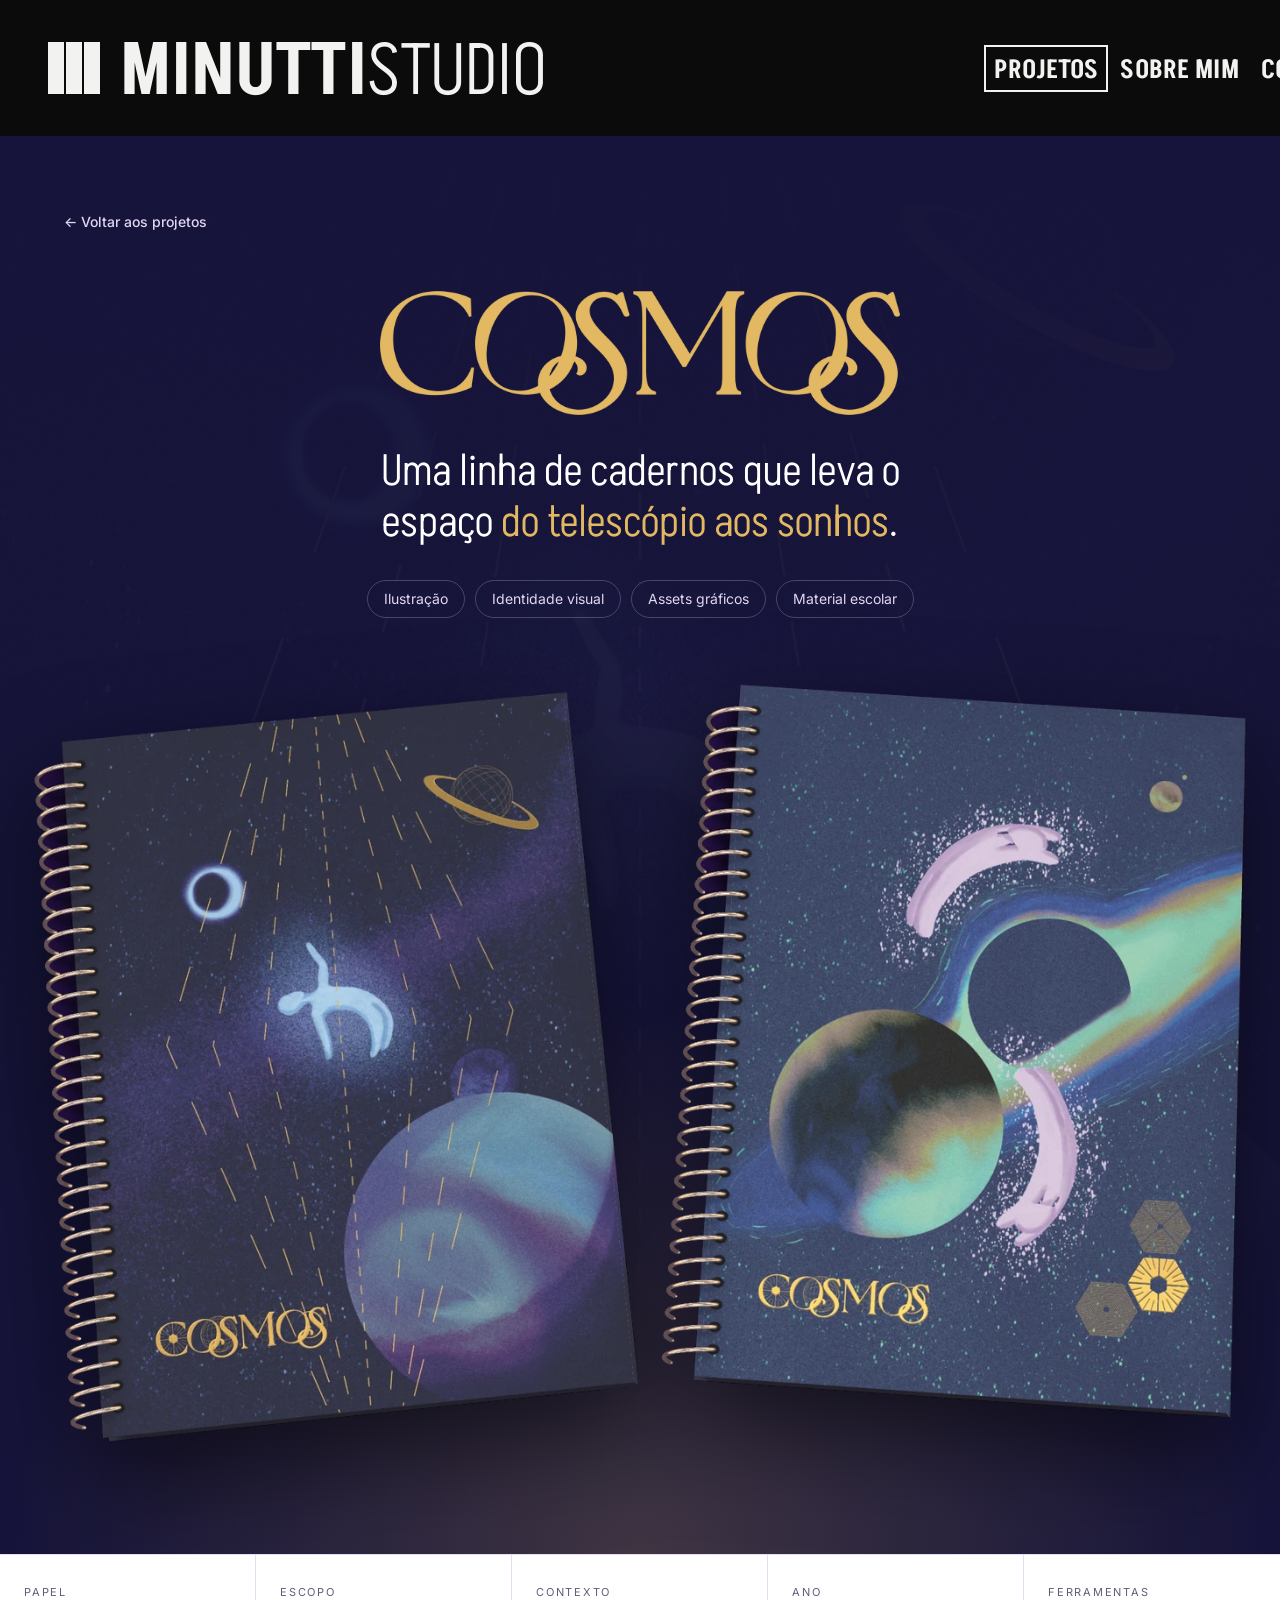
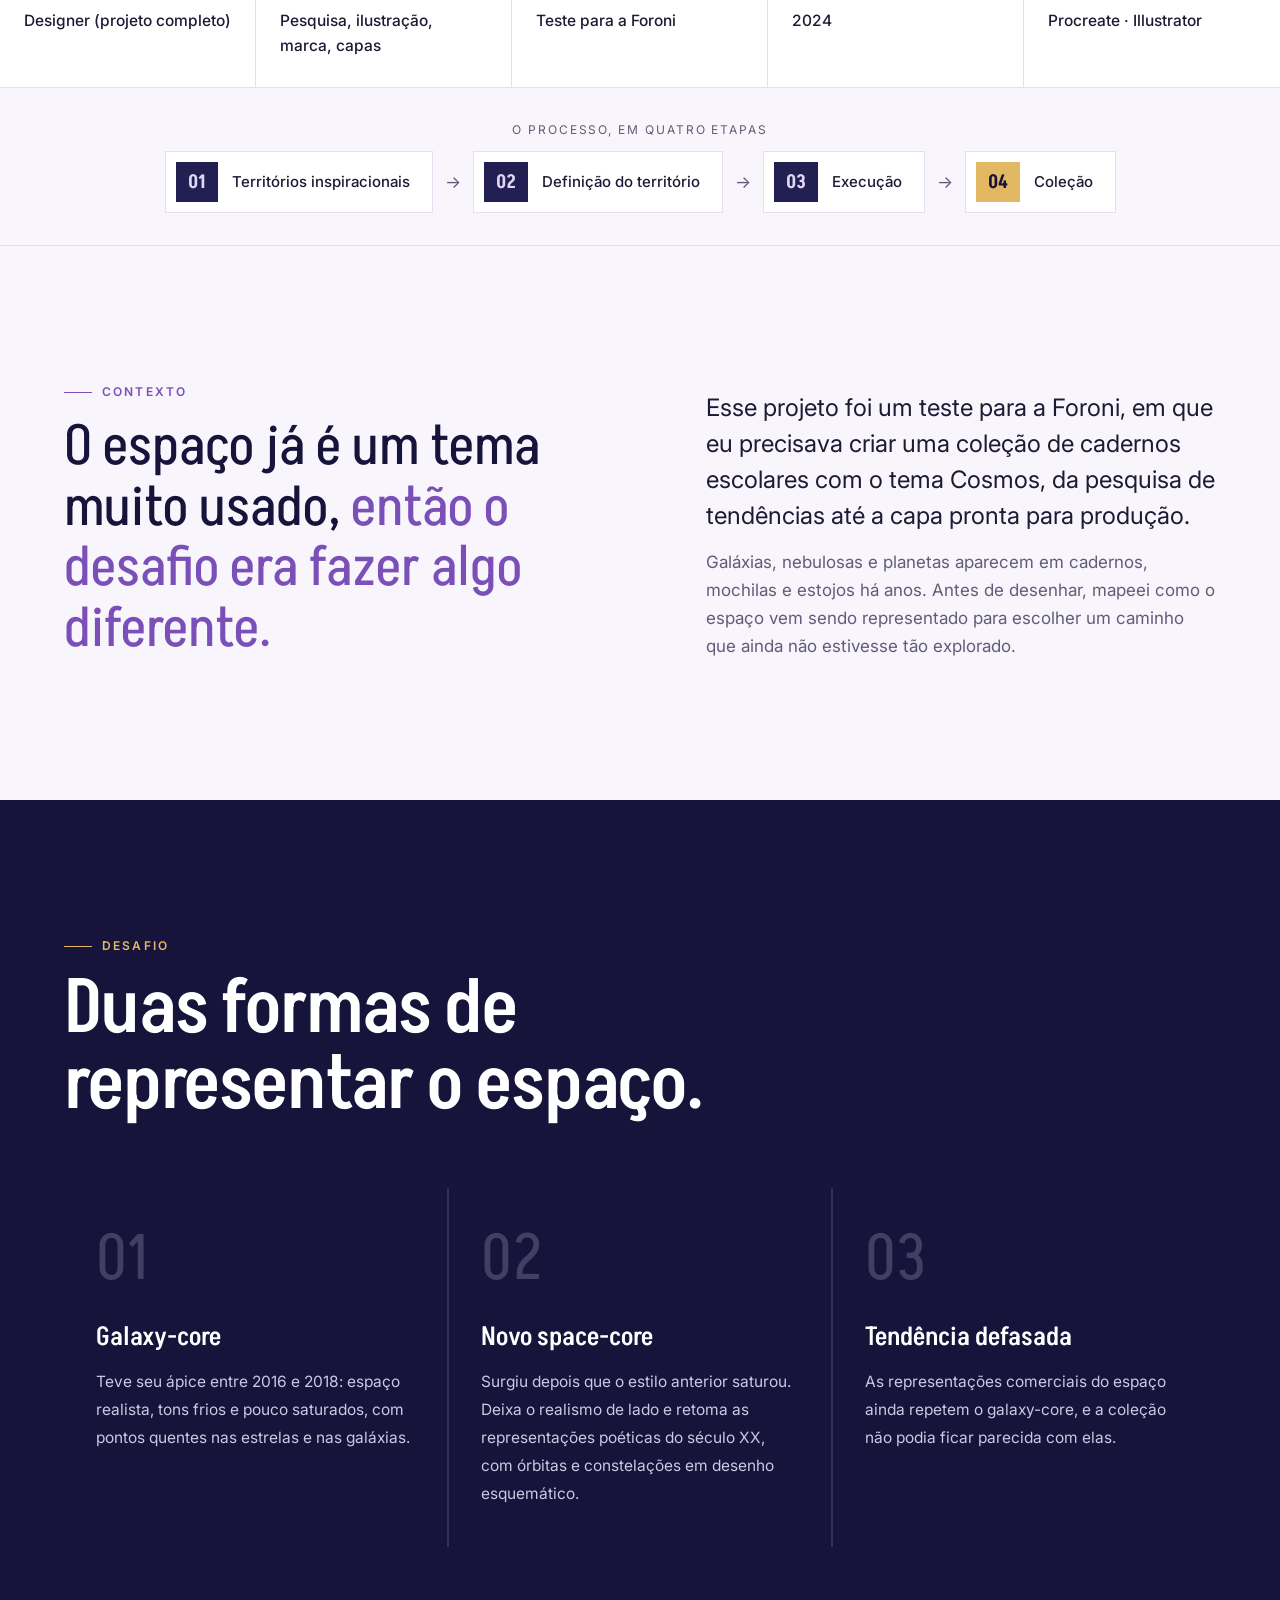
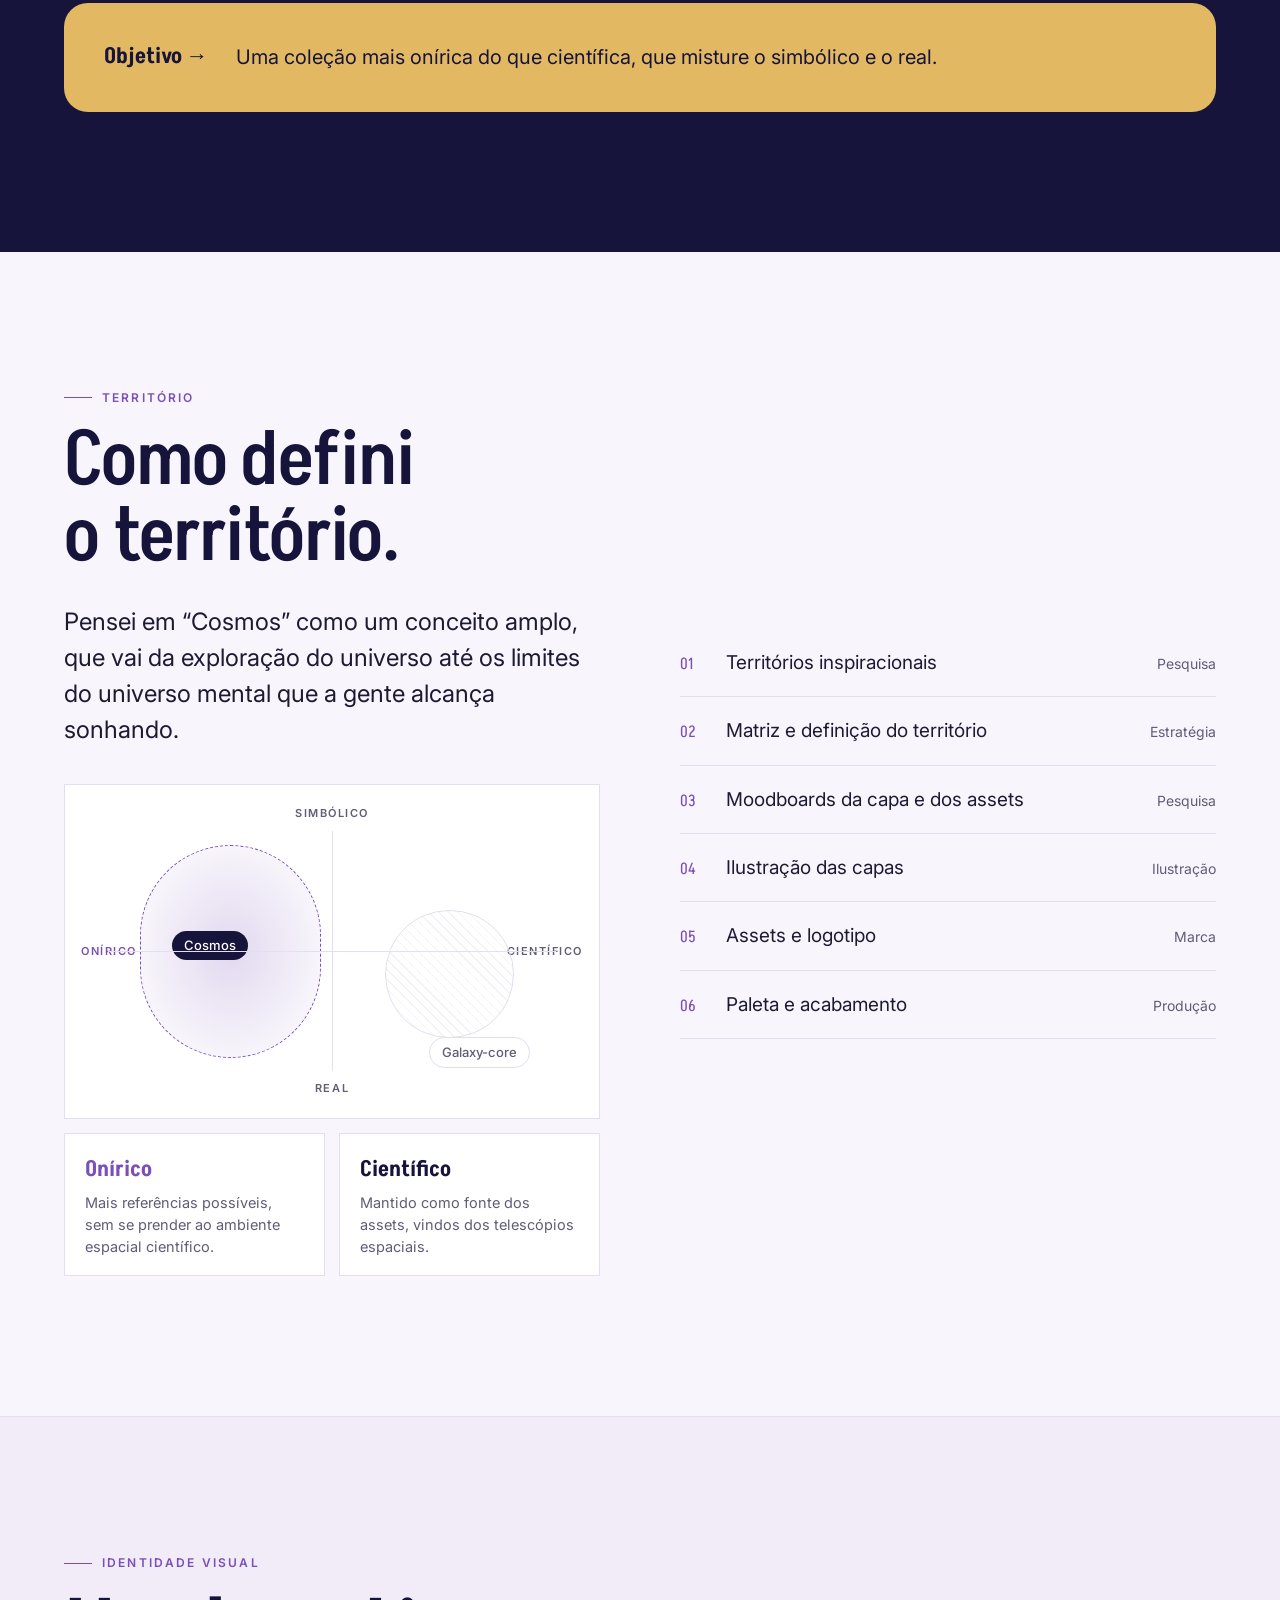
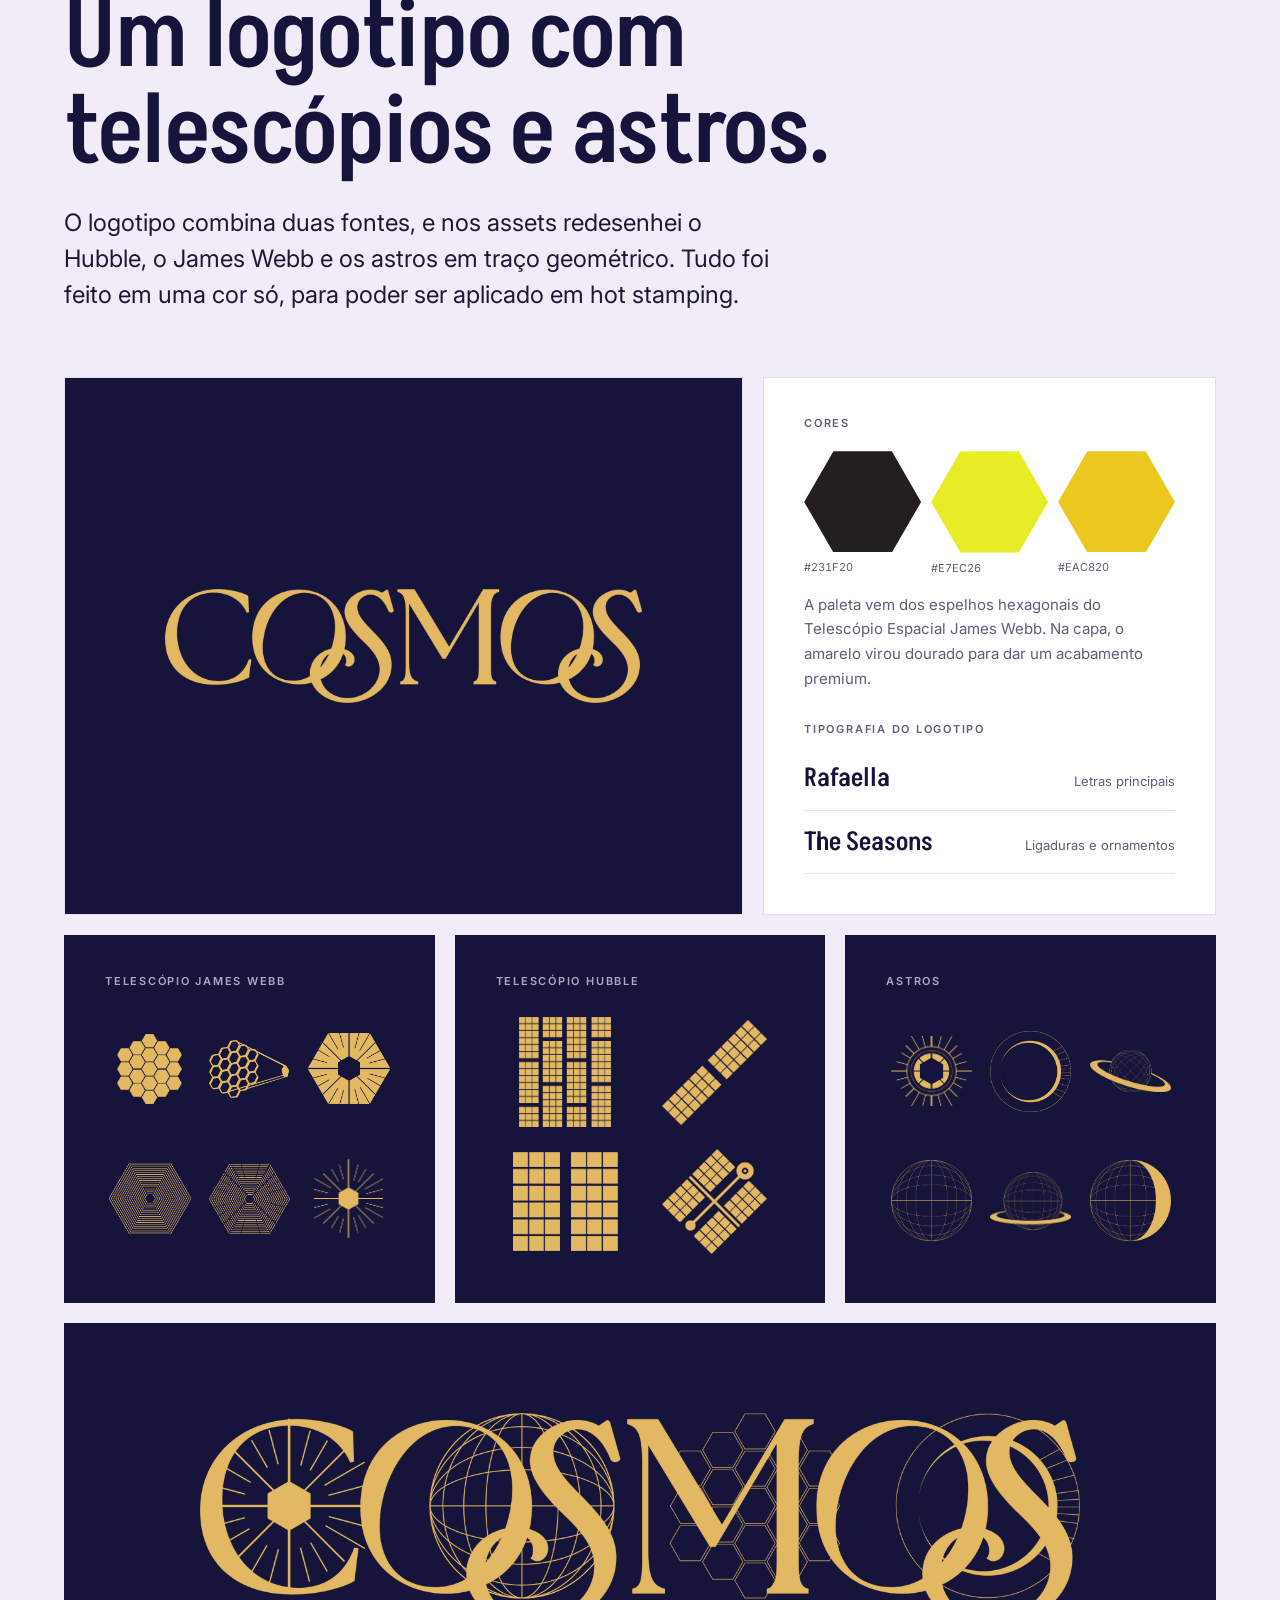
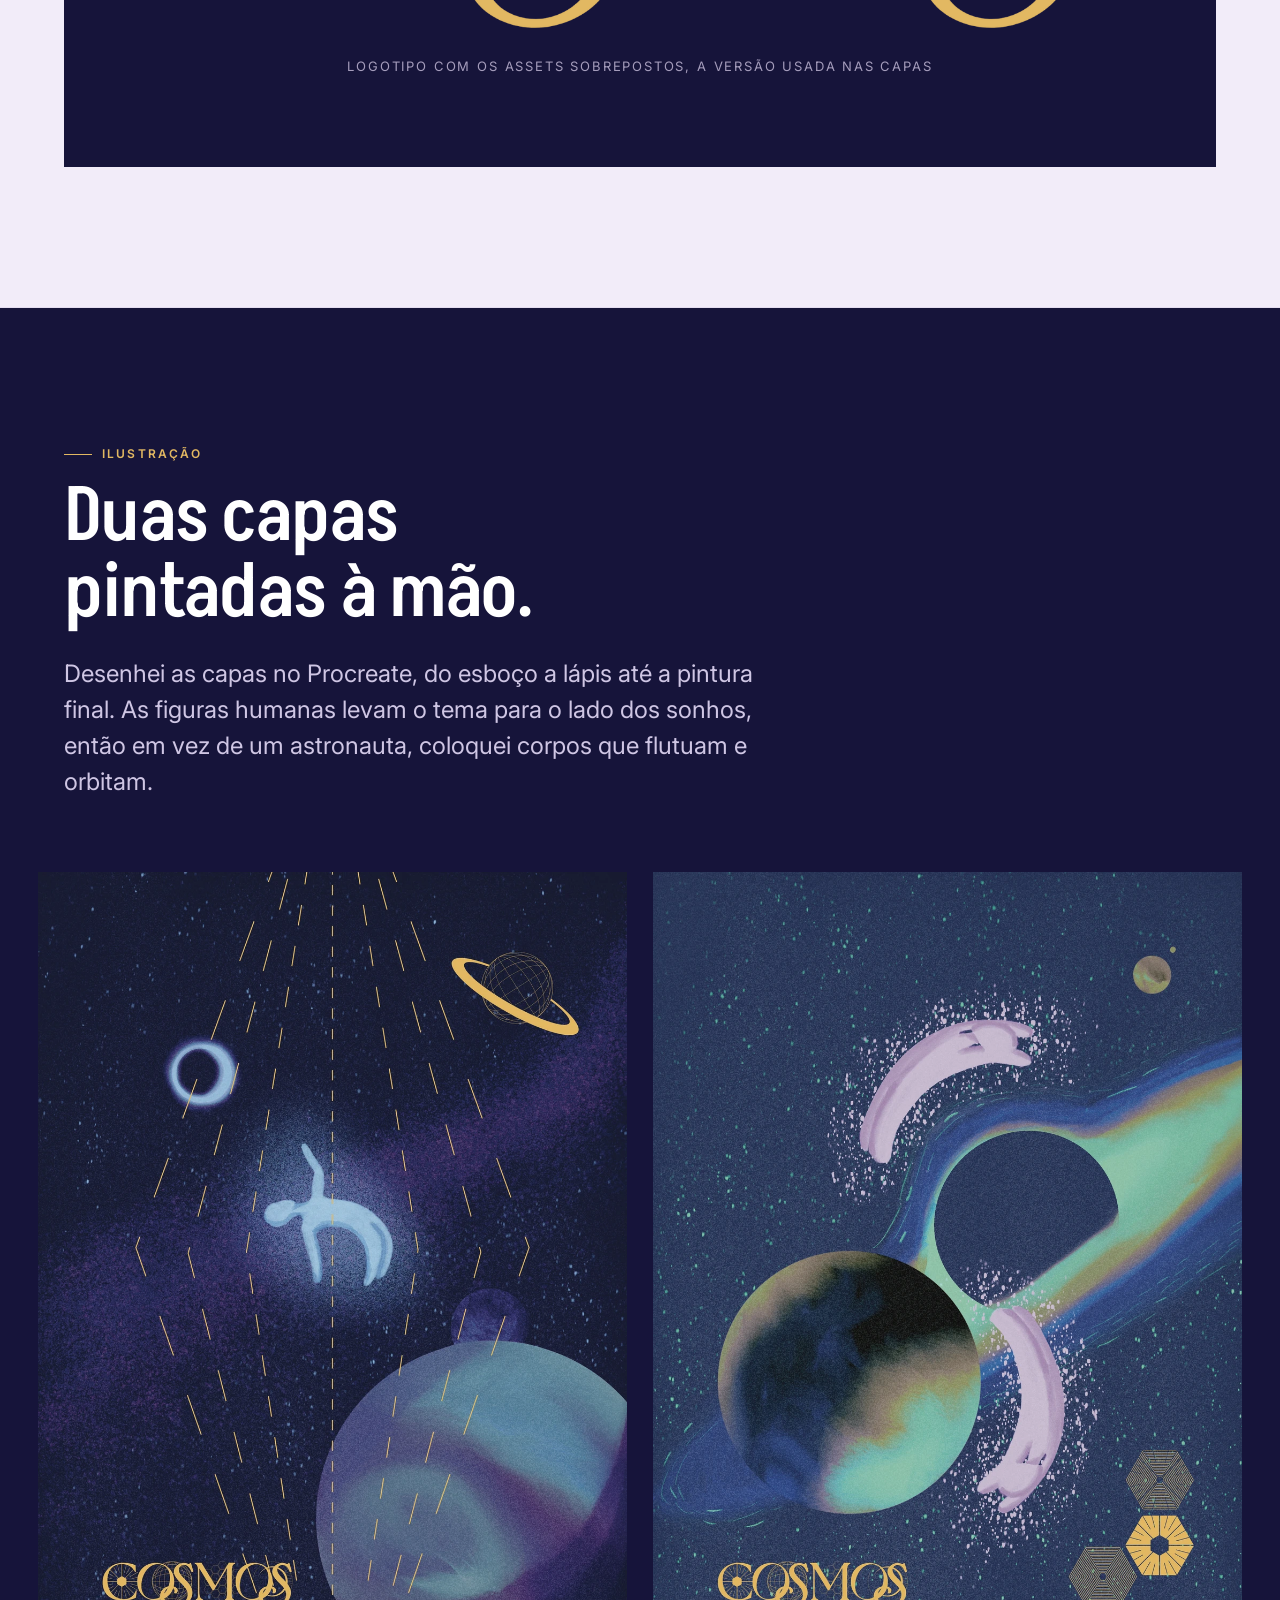
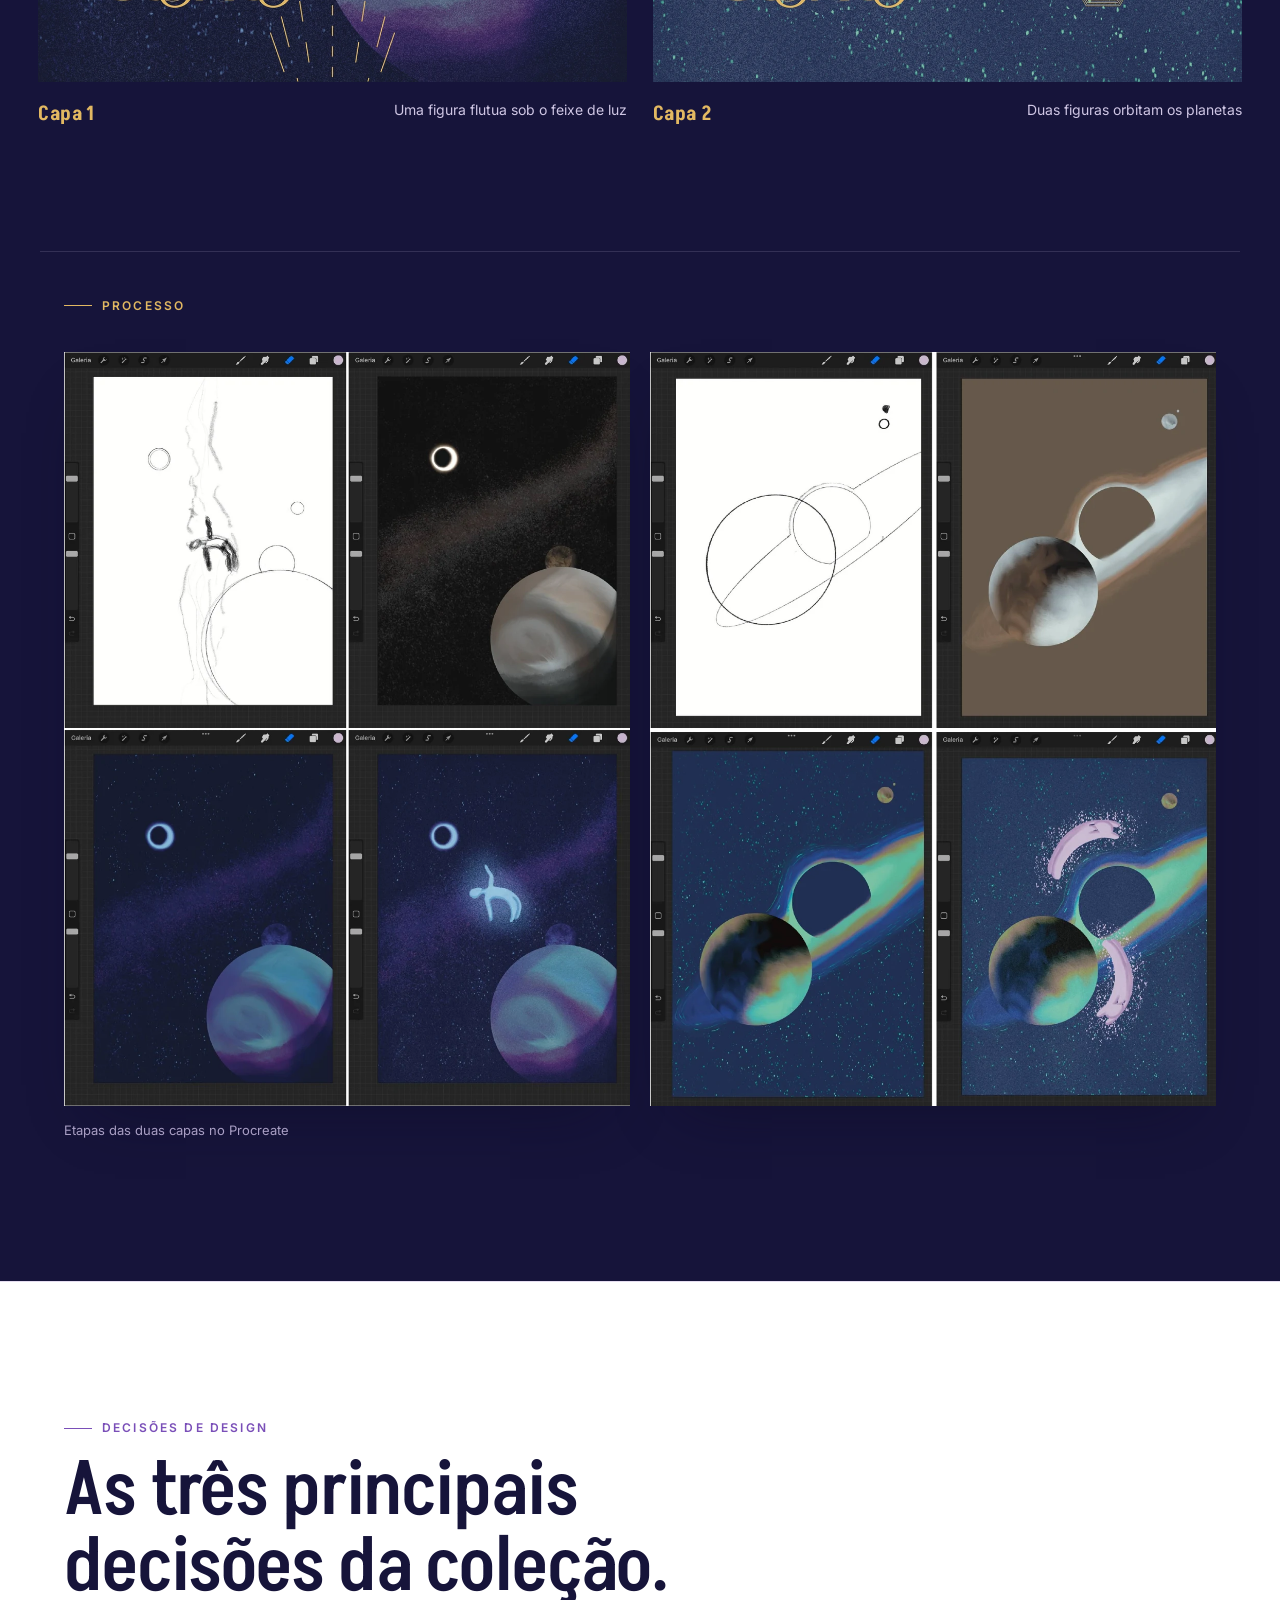
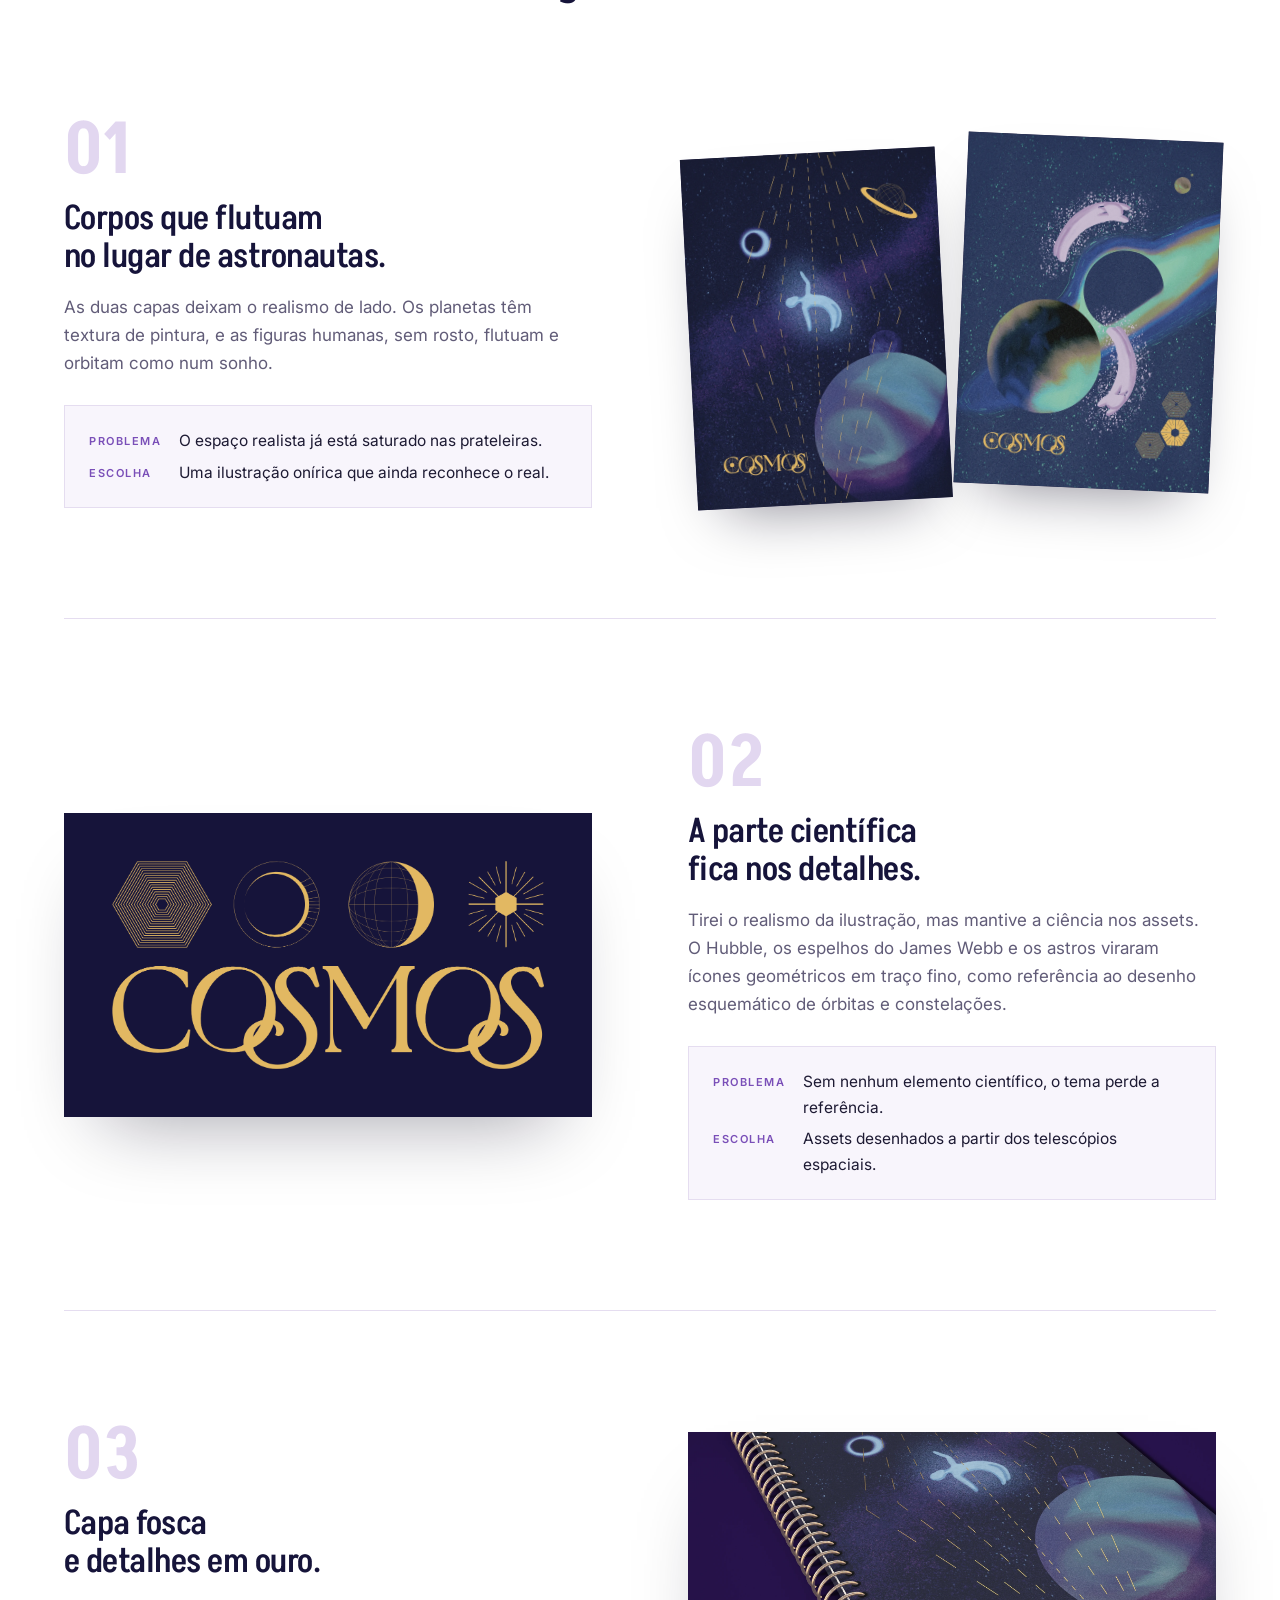
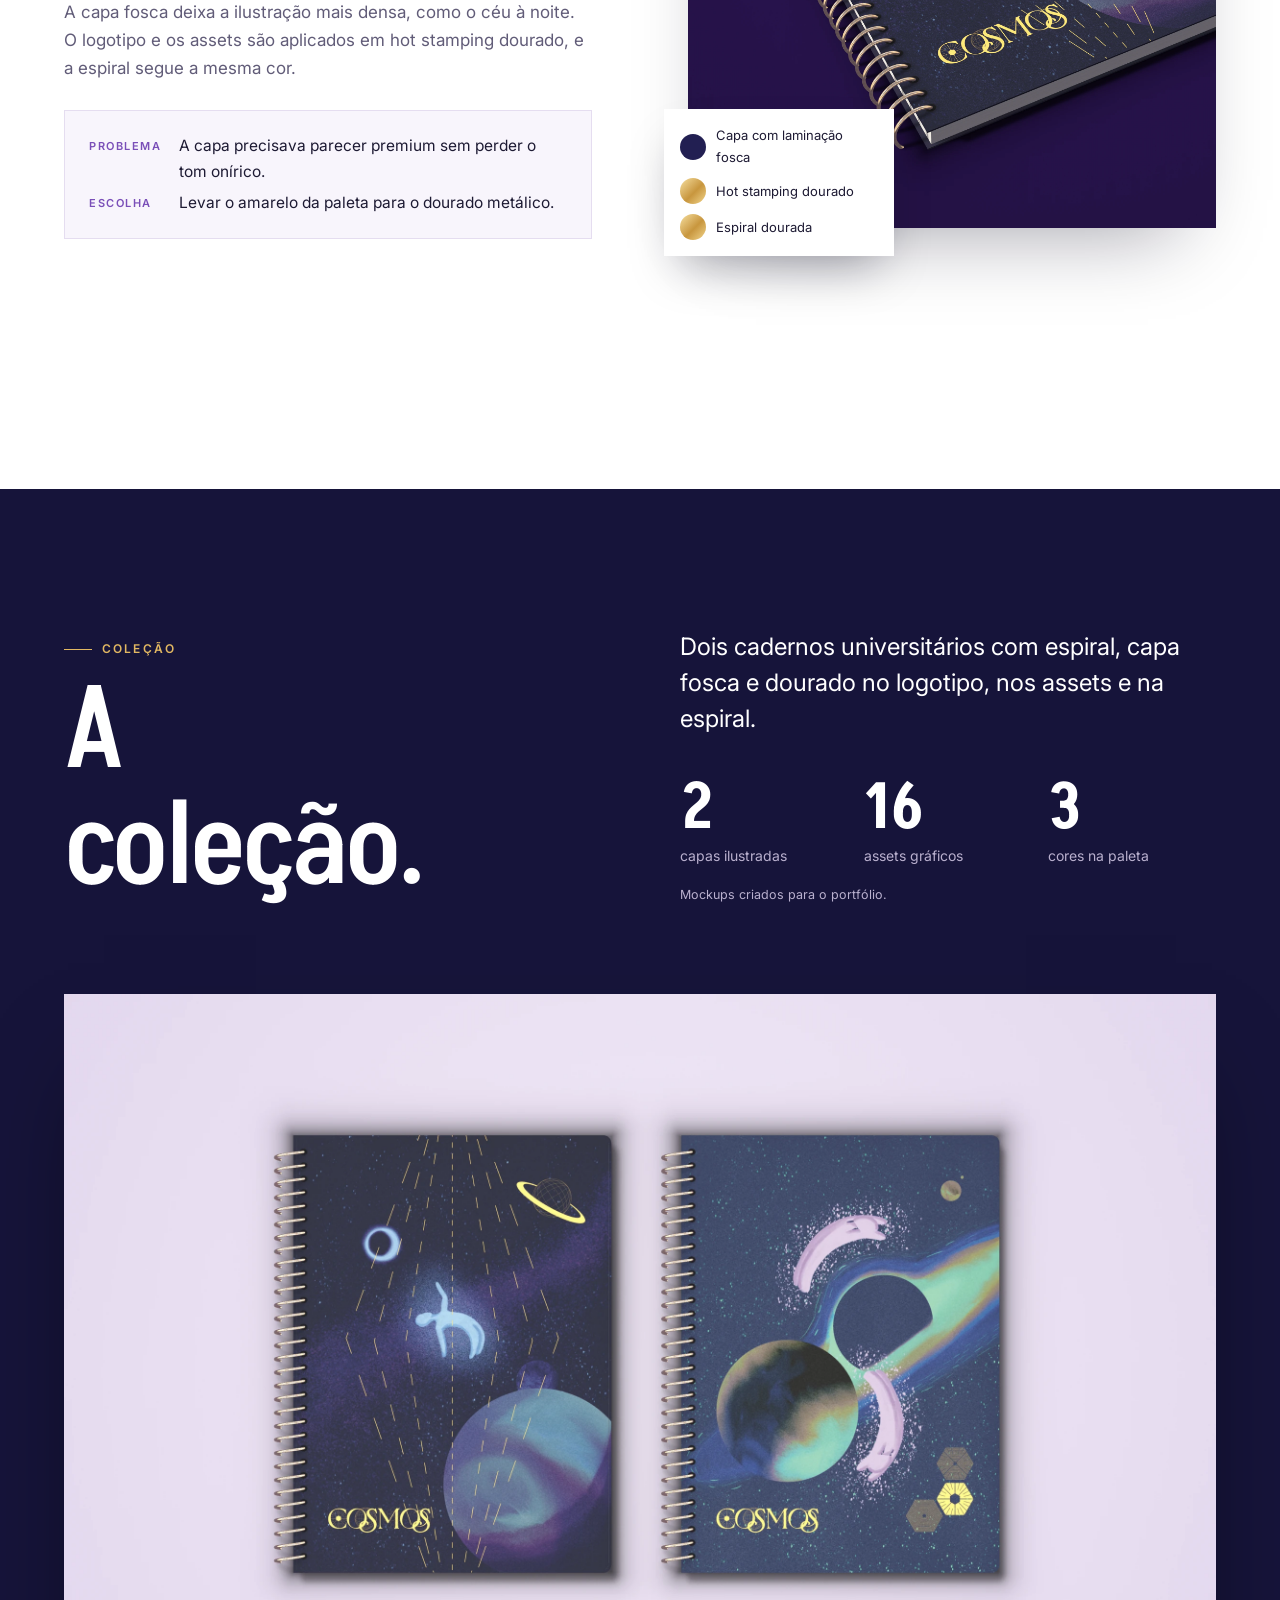
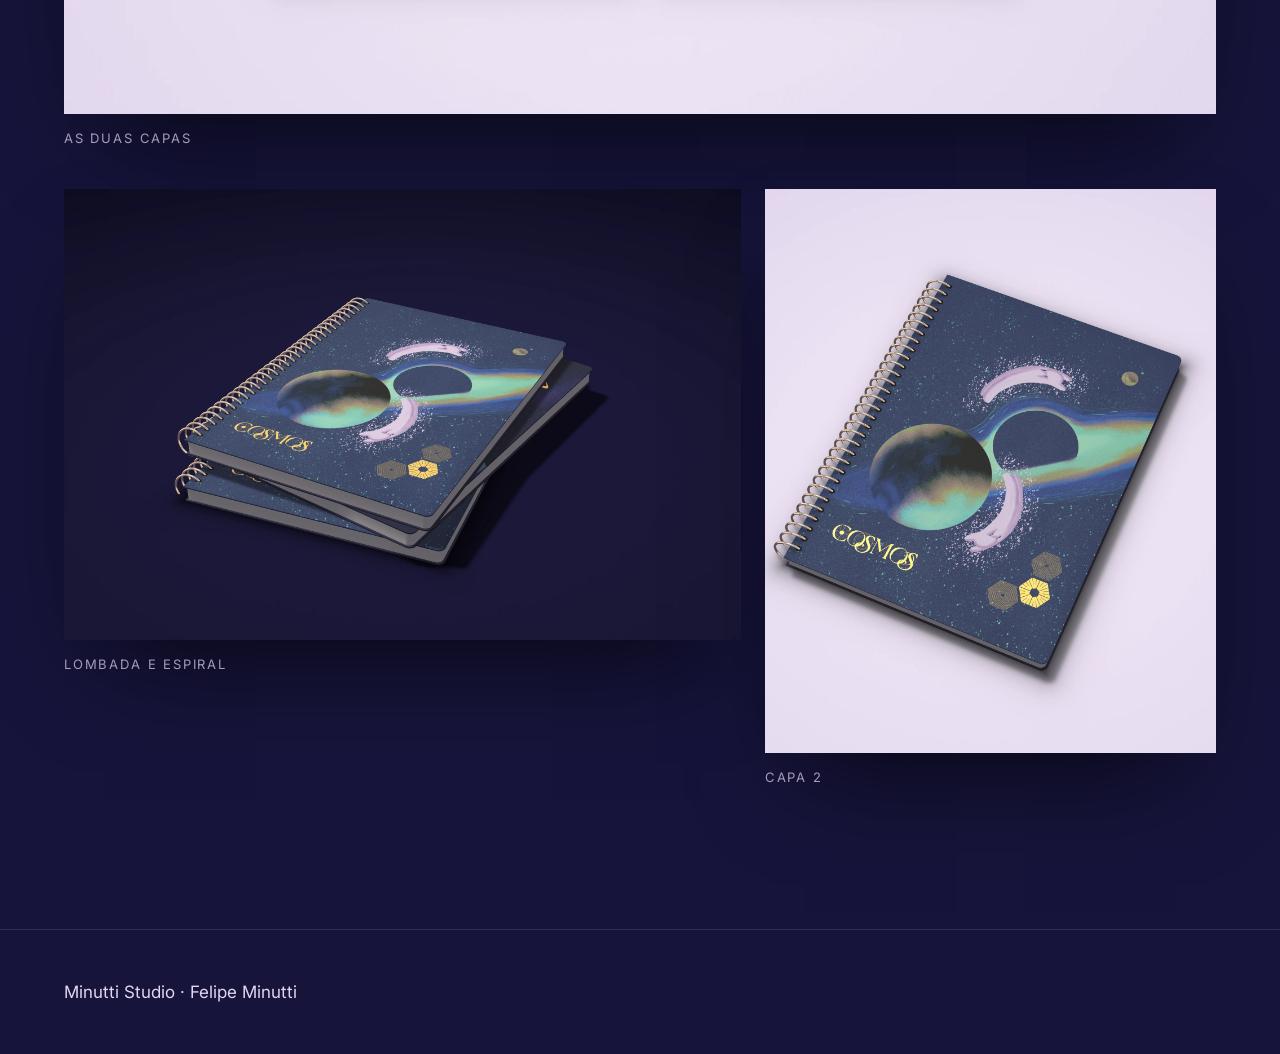
<file: cosmos/index.html>
<!DOCTYPE html>
<html lang="pt-BR">
<head>
<meta charset="utf-8">
<meta name="viewport" content="width=device-width, initial-scale=1">
<title>Cosmos — Minutti Studio</title>
<link rel="icon" href="../assets/favicon.svg" type="image/svg+xml">
<link rel="preconnect" href="https://fonts.googleapis.com">
<link href="https://fonts.googleapis.com/css2?family=Akshar:wght@300;400;500;600;700&family=Inter:wght@400;500;600&display=swap" rel="stylesheet">
<style>
/* Mesma estrutura dos cases Espaces, Blin e Gardano. Só os tokens mudam para as cores da Cosmos. */
:root{
  --case-accent:var(--gold);
  --navy:#16143A; --navy-2:#221F52; --lilac:#7A4FB8; --lilac-2:#E2D7F3; --lilac-soft:#F2ECF9;
  --gold:#E2B862; --gold-2:#EAC820; --yellow:#E7EC26; --ink:#231F20;
  --bg:#F8F5FC; --text:#1D1A33; --muted:#615C78; --line:#E5DDF0;
  --max:1200px;
}
*{box-sizing:border-box;margin:0;padding:0}
html{scroll-behavior:smooth}
body{background:var(--bg);color:var(--text);font:400 17px/1.65 Inter,system-ui,sans-serif;-webkit-font-smoothing:antialiased;overflow-x:hidden}
img,video{max-width:100%;display:block}
.wrap{max-width:var(--max);margin:0 auto;padding:0 24px}
h1,h2,h3{font-family:Akshar,sans-serif;line-height:1;letter-spacing:-.015em;color:var(--navy)}
h2{font-size:clamp(40px,6vw,76px);font-weight:500}
h3{font-size:clamp(26px,3vw,34px);font-weight:500;line-height:1.1}
.eyebrow{font:600 12px/1 Inter;letter-spacing:.18em;text-transform:uppercase;color:var(--lilac);margin-bottom:20px;display:flex;align-items:center;gap:10px}
.eyebrow::before{content:"";width:28px;height:1px;background:currentColor}
.lead{font-size:clamp(19px,2.2vw,24px);line-height:1.5;max-width:720px}
.muted{color:var(--muted)}
p+p{margin-top:14px}
section{padding:140px 0}
.dark{background:var(--navy);color:#CFC6E4}
.dark h2,.dark h3{color:#fff}
.dark .eyebrow{color:var(--gold)}

/* ---------- Marca em máscara (recolorível) ---------- */
.mk{display:block;background:currentColor;-webkit-mask:var(--m) center/contain no-repeat;mask:var(--m) center/contain no-repeat}
.mk.logo{--m:url(img/logo.png);aspect-ratio:1400/334}
.mk.lock{--m:url(img/logo_lockup.png);aspect-ratio:1400/342}
.mk.lass{--m:url(img/logo_assets.png);aspect-ratio:1258/605}

/* ---------- Foto ---------- */
.shot{border-radius:0;overflow:hidden;box-shadow:0 40px 80px -30px rgba(10,8,30,.6);background:#140a2a}
.shot img,.shot video{width:100%;height:100%;object-fit:cover}

/* ---------- Hero ---------- */
.hero{position:relative;background:var(--navy);color:#fff;overflow:hidden;padding:48px 0 0}
.hero::before{content:"";position:absolute;inset:0;background:url(img/capa_c1.webp) center 35%/cover;opacity:.14;filter:saturate(.7)}
.hero::after{content:"";position:absolute;inset:0;background:radial-gradient(70% 55% at 50% 100%,rgba(226,184,98,.20),transparent 70%),linear-gradient(180deg,var(--navy) 0%,rgba(22,20,58,.6) 40%,var(--navy) 100%)}
.hero>*{position:relative;z-index:1}
.lockup{color:var(--gold)}
.lockup .mk{width:100%}
.hero-shot{padding:0 24px clamp(64px,8vw,112px)}
/* cadernos recortados (sem fundo), maiores e com a sombra no próprio recorte */
.hero-shot .shot{max-width:1320px;margin:0 auto;background:none;box-shadow:none;overflow:visible}
.hero-shot .shot img{width:100%;height:auto;filter:drop-shadow(0 40px 50px rgba(0,0,0,.55))}

/* ---------- Faixa do processo ---------- */
.stores{background:var(--bg);border-bottom:1px solid var(--line)}
.stores .wrap{display:flex;flex-wrap:wrap;align-items:center;justify-content:center;gap:12px;padding-top:32px;padding-bottom:32px}
.stores small{width:100%;text-align:center;font-size:12px;letter-spacing:.16em;text-transform:uppercase;color:var(--muted)}
.ods{display:inline-flex;align-items:center;gap:14px;padding:10px 22px 10px 10px;border-radius:0;background:#fff;border:1px solid var(--line);color:var(--text);font-weight:500;font-size:15px}
.ods b{font-family:Akshar;font-weight:600;font-size:19px;line-height:1;padding:0 12px;height:40px;border-radius:0;background:var(--navy-2);color:var(--lilac-2);display:grid;place-items:center}
.ods.now b{background:var(--gold);color:var(--navy)}
.stores .arw{color:var(--muted)}

.intro{display:grid;grid-template-columns:1.1fr 1fr;gap:80px;align-items:end}
.big-quote{font-family:Akshar;font-weight:400;font-size:clamp(32px,4.4vw,56px);line-height:1.08;color:var(--navy)}
.big-quote mark{background:none;color:var(--lilac)}

/* ---------- Desafio ---------- */
.pains{display:grid;grid-template-columns:repeat(3,1fr);gap:2px;margin-top:64px;background:rgba(226,215,243,.14);border-radius:0;overflow:hidden}
.pain{background:var(--navy);padding:40px 32px}
.pain .n{font-family:Akshar;font-size:64px;line-height:1;color:rgba(226,215,243,.22);margin-bottom:24px}
.pain b{display:block;font-family:Akshar;font-weight:500;font-size:26px;color:#fff;margin-bottom:8px}
.pain span{font-size:15.5px}
.goal{margin-top:56px;display:flex;gap:28px;align-items:center;padding:36px 40px;border-radius:24px;background:var(--gold);color:var(--navy)}
.goal b{font-family:Akshar;font-size:22px;font-weight:600;white-space:nowrap}
.goal p{font-size:20px;line-height:1.45}

/* ---------- Território ---------- */
.role{display:grid;grid-template-columns:1fr 1fr;gap:80px;align-items:center}
.steps{list-style:none;counter-reset:s}
.steps li{counter-increment:s;display:flex;gap:20px;align-items:baseline;padding:18px 0;border-bottom:1px solid var(--line);font-size:19px}
.steps li::before{content:counter(s,decimal-leading-zero);font-family:Akshar;color:var(--lilac);font-size:16px;min-width:26px}
.steps li span{margin-left:auto;font-size:14px;color:var(--muted)}
/* matriz simbólico × real / onírico × científico */
.matrix{position:relative;margin-top:36px;aspect-ratio:16/10;border:1px solid var(--line);border-radius:0;background:#fff;overflow:hidden;font:600 11px/1 Inter;letter-spacing:.14em;text-transform:uppercase;color:var(--muted)}
.matrix::before,.matrix::after{content:"";position:absolute;background:var(--line)}
.matrix::before{left:50%;top:14%;bottom:14%;width:1px}
.matrix::after{top:50%;left:8%;right:8%;height:1px}
.matrix .ax{position:absolute}
.matrix .t{top:7%;left:50%;transform:translateX(-50%)}
.matrix .b{bottom:7%;left:50%;transform:translateX(-50%)}
.matrix .l{left:3%;top:50%;transform:translateY(-50%);color:var(--lilac)}
.matrix .r{right:3%;top:50%;transform:translateY(-50%)}
.matrix .zone{position:absolute;left:14%;right:52%;top:18%;bottom:18%;border-radius:999px;background:radial-gradient(closest-side,rgba(122,79,184,.22),rgba(122,79,184,.06));border:1px dashed var(--lilac)}
.matrix .old{position:absolute;right:16%;bottom:24%;width:24%;aspect-ratio:1;border-radius:50%;border:1px solid var(--line);background:repeating-linear-gradient(45deg,transparent 0 6px,rgba(97,92,120,.08) 6px 7px)}
.matrix .tag{position:absolute;font:500 13px/1.3 Inter;letter-spacing:0;text-transform:none;background:var(--navy);color:#fff;padding:6px 12px;border-radius:999px;white-space:nowrap}
.matrix .tag.a{left:20%;top:44%}
.matrix .tag.b2{right:13%;bottom:15%;background:#fff;color:var(--muted);border:1px solid var(--line)}
.terr{display:grid;grid-template-columns:1fr 1fr;gap:14px;margin-top:14px}
.terr div{border:1px solid var(--line);border-radius:0;padding:18px 20px;background:#fff}
.terr b{display:block;font-family:Akshar;font-size:22px;font-weight:600;color:var(--navy)}
.terr small{display:block;color:var(--muted);font-size:14.5px;line-height:1.5;margin-top:4px}
.terr .on b{color:var(--lilac)}

/* ---------- Ilustração: as duas capas em destaque, o processo vem depois ---------- */
.illus .lead{color:#CFC6E4}
.covers{display:grid;grid-template-columns:1fr 1fr;gap:clamp(12px,2vw,28px);max-width:1440px;margin:72px auto 0;padding:0 clamp(16px,3vw,48px)}
.covers figure{margin:0}
.covers img{width:100%;height:auto}
.covers figcaption{display:flex;justify-content:space-between;gap:16px;margin-top:16px;font-size:14px;color:#CFC6E4}
.covers figcaption b{font-family:Akshar;font-weight:600;font-size:20px;letter-spacing:.02em;color:var(--gold)}
.process{margin-top:120px;padding-top:48px;border-top:1px solid rgba(226,215,243,.14)}
.illus .cap{color:#A99FC4}
@media (max-width:700px){.covers{grid-template-columns:1fr}}
.sketch{display:grid;grid-template-columns:1fr 1fr;gap:20px;margin-top:40px}
.sketch figure{margin:0;border-radius:0;overflow:hidden;background:#2b2b2b;box-shadow:0 30px 60px -30px rgba(10,8,30,.45)}
.sketch figcaption,.cap{margin-top:14px;font-size:13px;color:var(--muted)}

/* ---------- Decisões ---------- */
.dec{display:grid;grid-template-columns:1fr 1fr;gap:96px;align-items:center;padding:110px 0;border-top:1px solid var(--line)}
.dec:first-of-type{border-top:0}
.dec.rev .media{order:-1}
.dec .num{font-family:Akshar;font-size:72px;line-height:1;color:#E2D7F0;font-weight:600;margin-bottom:12px}
.dec p{margin-top:18px}
.pc{display:grid;grid-template-columns:auto 1fr;gap:6px 18px;margin-top:28px;padding:22px 24px;border-radius:0;background:var(--bg);border:1px solid var(--line);font-size:15.5px}
.pc dt{font-size:11px;letter-spacing:.14em;text-transform:uppercase;color:var(--lilac);padding-top:4px;font-weight:600}
.media{position:relative}
.sheet{border-radius:0;overflow:hidden;background:var(--lilac-soft);padding:28px;box-shadow:0 40px 80px -40px rgba(10,8,30,.4)}
.pin-zoom{position:absolute;left:-24px;bottom:-28px;width:230px;background:#fff;border-radius:0;padding:16px;box-shadow:0 24px 48px -16px rgba(10,8,30,.35);font-size:13px}
.pin-zoom .pin{display:flex;align-items:center;gap:10px}
.pin-zoom .pin+.pin{margin-top:10px}
.pin-zoom .dot{width:26px;height:26px;flex:none;border-radius:50%;background:var(--c)}
.pin-zoom .dot.foil{background:linear-gradient(135deg,#F6DFA0,#C8963E 55%,#F1D58C)}
.stack{display:grid;grid-template-columns:1fr 1fr;gap:18px;align-items:start}
.chip-img{border-radius:0;overflow:hidden;box-shadow:0 30px 60px -30px rgba(10,8,30,.5);background:var(--navy)}
.chip-img.tilt{transform:rotate(-3deg) translateY(16px)}
.chip-img.tilt2{transform:rotate(2.5deg)}
.astro-sheet{background:var(--navy);padding:clamp(28px,4vw,48px)}
.astro-sheet .mk.lass{width:100%;color:var(--gold)}

/* ---------- Identidade (seção em destaque) ---------- */
.brand{background:var(--lilac-soft);border-top:1px solid var(--line);border-bottom:1px solid var(--line)}
.brand h2{font-size:clamp(48px,7.5vw,104px)}
.ds{display:grid;grid-template-columns:1.5fr 1fr;gap:20px;margin-top:64px}
.tile{border-radius:0;padding:40px;background:#fff;border:1px solid var(--line);position:relative;overflow:hidden}
.tile.logo-t{background:var(--navy);display:grid;place-items:center;min-height:clamp(340px,36vw,480px)}
.tile.logo-t .mk.logo{width:min(80%,560px);color:var(--gold)}
.tile h4{font:600 11px/1 Inter;letter-spacing:.16em;text-transform:uppercase;color:var(--muted);margin-bottom:22px}
.sw{display:grid;grid-template-columns:repeat(3,minmax(0,1fr));gap:10px}
.sw i{display:block;aspect-ratio:1.155;background:var(--c);clip-path:polygon(25% 0,75% 0,100% 50%,75% 100%,25% 100%,0 50%)}
.sw i.foil{background:linear-gradient(135deg,#F6DFA0,#C8963E 55%,#F1D58C)}
.sw small{display:block;font-size:11px;color:var(--muted);margin-top:6px;font-variant-numeric:tabular-nums}
.fonts{display:grid;gap:10px}
.fonts div{display:flex;justify-content:space-between;align-items:baseline;border-bottom:1px solid var(--line);padding-bottom:10px}
.fonts b{font-family:Akshar;font-weight:500;font-size:26px;color:var(--navy)}
.fonts span{font-size:13px;color:var(--muted)}
.ds-2{display:grid;grid-template-columns:1fr 1fr 1fr;gap:20px;margin-top:20px}
.ds-2 .tile{display:flex;flex-direction:column;background:var(--navy);border-color:var(--navy)}
.ds-2 .tile h4{color:var(--lilac-2);opacity:.75}
.astros{display:grid;grid-template-columns:repeat(3,1fr);gap:22px 18px;align-items:center;justify-items:center;flex:1;padding:8px 4px}
.astros .mk{width:100%;color:var(--gold)}
.astros.h4g{grid-template-columns:repeat(2,1fr)}
.film{margin-top:20px;border-radius:0;overflow:hidden;background:var(--navy);padding:clamp(40px,7vw,96px) clamp(24px,6vw,96px);display:grid;place-items:center}
.film .mk.lock{width:min(100%,880px);color:var(--gold)}
.film p{margin-top:28px;color:var(--lilac-2);opacity:.7;font-size:13px;letter-spacing:.14em;text-transform:uppercase}

/* ---------- Aplicações (seção em destaque) ---------- */
.result{display:grid;grid-template-columns:1fr 1fr;gap:80px;align-items:center}
.stats{display:grid;grid-template-columns:1fr 1fr 1fr;gap:16px;margin-top:40px}
.stat b{display:block;font-family:Akshar;font-weight:600;font-size:clamp(44px,5vw,64px);line-height:1;color:var(--navy)}
.stat span{font-size:14px;color:var(--muted)}
.note{font-size:12.5px;color:var(--muted);margin-top:16px}
.apps{background:var(--navy);color:var(--lilac-2)}
.apps h2{color:#fff;font-size:clamp(56px,9vw,128px)}
.apps .eyebrow{color:var(--gold)}
.apps .lead{color:#fff}
.apps .stat b{color:#fff}
.apps .stat span,.apps .note{color:var(--lilac-2);opacity:.8}
.apps-head{display:grid;grid-template-columns:1fr 1fr;gap:80px;align-items:end}
.apps figure{margin:0}
.apps .shot{aspect-ratio:16/10;border-radius:0;box-shadow:0 50px 100px -40px rgba(0,0,0,.7)}
.apps figcaption{margin-top:14px;font-size:13px;letter-spacing:.14em;text-transform:uppercase;color:var(--lilac-2);opacity:.7}
.app-hero{margin-top:88px!important}
.app-gal{display:grid;grid-template-columns:1.5fr 1fr;gap:24px;margin-top:40px;align-items:start}
.app-gal .shot.v{aspect-ratio:4/5}
.app-gal .shot.h{aspect-ratio:3/2}
@media (max-width:900px){.apps-head,.app-gal{grid-template-columns:1fr;gap:32px}.app-hero{margin-top:56px!important}.apps .shot{border-radius:0}}

footer{background:var(--navy);color:var(--lilac-2);border-top:1px solid rgba(226,215,243,.12)}
footer .wrap{display:flex;justify-content:space-between;align-items:center;padding:48px 24px}

/* ---------- Header do site (igual ao Espaces) ---------- */
.mh{--h:52px;--hh:136px;position:sticky;top:0;z-index:50;background:#0b0b0b;color:#f2f2f0;font-family:Inter,system-ui,sans-serif}
.mh-wrap{max-width:1440px;margin:0 auto;padding:0 clamp(16px,4vw,48px);height:var(--hh);display:flex;align-items:center;justify-content:space-between;gap:32px}
.mh-logo{display:flex;align-items:center;height:var(--h);color:inherit;text-decoration:none;flex:none}
.mh-mark{position:relative;width:var(--h);height:var(--h);overflow:hidden;flex:none}
.mh-col{position:absolute;top:0;width:30%;height:100%;background:currentColor}
.mh-col.m0{left:0}.mh-col.m1{left:35%}.mh-col.m2{left:70%}
.mh-logo.play .m0{animation:mhc0 2.4s 1 both}.mh-logo.play .m1{animation:mhc1 2.4s 1 both}.mh-logo.play .m2{animation:mhc2 2.4s 1 both}
.mh-word{margin-left:calc(var(--h) * 141 / 360);height:var(--h);overflow:visible;flex:none}
@keyframes mhc0{0%,1.19%,15.73%,16.91%,29.69%,30.87%,45.41%,46.6%{transform:translateY(0);animation-timing-function:cubic-bezier(.45,0,.2,1)}57.88%,59.06%{transform:translateY(-28.74%);animation-timing-function:cubic-bezier(.45,0,.2,1)}68.55%,69.73%{transform:translateY(-61.81%);animation-timing-function:cubic-bezier(.45,0,.2,1)}84.27%,85.46%{transform:translateY(-114.17%);animation-timing-function:cubic-bezier(.45,0,.2,1)}100%{transform:translateY(0)}}
@keyframes mhc1{0%,1.19%{transform:translateY(0);animation-timing-function:cubic-bezier(.45,0,.2,1)}15.73%,16.91%{transform:translateY(114.17%);animation-timing-function:cubic-bezier(.45,0,.2,1)}29.69%,30.87%{transform:translateY(28.35%);animation-timing-function:cubic-bezier(.45,0,.2,1)}45.41%,46.6%{transform:translateY(61.42%);animation-timing-function:cubic-bezier(.45,0,.2,1)}57.88%,59.06%,68.55%,69.73%{transform:translateY(0);animation-timing-function:cubic-bezier(.45,0,.2,1)}84.27%,85.46%{transform:translateY(114.17%);animation-timing-function:cubic-bezier(.45,0,.2,1)}100%{transform:translateY(0)}}
@keyframes mhc2{0%,1.19%{transform:translateY(0);animation-timing-function:cubic-bezier(.45,0,.2,1)}15.73%,16.91%,29.69%,30.87%{transform:translateY(-114.17%);animation-timing-function:cubic-bezier(.45,0,.2,1)}45.41%,46.6%{transform:translateY(0);animation-timing-function:cubic-bezier(.45,0,.2,1)}57.88%,59.06%{transform:translateY(-61.81%);animation-timing-function:cubic-bezier(.45,0,.2,1)}68.55%,69.73%{transform:translateY(-28.74%);animation-timing-function:cubic-bezier(.45,0,.2,1)}84.27%,85.46%{transform:translateY(0);animation-timing-function:cubic-bezier(.45,0,.2,1)}100%{transform:translateY(0)}}
.mh-nav{display:flex;align-items:center;gap:clamp(8px,1vw,14px);flex:none}
.mh-links{display:flex;gap:2px;list-style:none;margin:0;padding:0;white-space:nowrap}
.mh-links a{display:block;color:inherit;text-decoration:none;font:600 26px/1 Akshar,'Arial Narrow',sans-serif;text-transform:uppercase;letter-spacing:.01em;padding:10px 8px 7px;border:2px solid transparent}
.mh-links a[aria-current="page"]{border-color:#f2f2f0}
.mh-social{display:flex;gap:10px;list-style:none;margin:0;padding:0}
.mh-social a{display:grid;place-items:center;width:44px;height:44px;border-radius:50%;background:#f2f2f0;color:#0b0b0b}
.mh-social svg{width:19px;height:19px;fill:currentColor}
.mh-btn{display:none;width:44px;height:44px;border:0;background:none;padding:10px;margin-right:-10px;cursor:pointer;color:inherit}
.mh-btn span{display:block;height:2px;background:currentColor;margin:6px 0;transition:transform .3s,opacity .2s}
.mh.open .mh-btn span:nth-child(1){transform:translateY(8px) rotate(45deg)}
.mh.open .mh-btn span:nth-child(2){opacity:0}
.mh.open .mh-btn span:nth-child(3){transform:translateY(-8px) rotate(-45deg)}
@media (max-width:1100px){.mh-btn{display:block;flex:none}.mh-nav{position:fixed;inset:var(--hh) 0 auto 0;height:calc(100dvh - var(--hh));background:#0b0b0b;flex-direction:column;align-items:flex-start;justify-content:space-between;gap:40px;padding:32px clamp(16px,4vw,48px) 40px;opacity:0;visibility:hidden;transform:translateY(-8px);transition:opacity .25s,transform .25s,visibility 0s .25s}.mh.open .mh-nav{opacity:1;visibility:visible;transform:none;transition:opacity .25s,transform .25s}.mh-links{flex-direction:column;gap:8px;margin-left:-14px}.mh-links a{font-size:clamp(40px,11vw,64px);line-height:1.05;padding:10px 14px 4px;border-width:3px}.mh-social a{width:48px;height:48px}}
@media (max-width:900px){.mh{--h:40px;--hh:100px}}
@media (max-width:640px){.mh{--h:min(30px,7vw);--hh:76px}.mh-wrap{gap:16px}}
body.mh-lock{overflow:hidden}
.mh{transition:transform .35s cubic-bezier(.2,.7,.2,1)}
.mh.hide{transform:translateY(-100%)}
@media (prefers-reduced-motion:reduce){.mh{transition:none}}

.rv{opacity:0;transform:translateY(40px);transition:opacity .9s ease,transform .9s cubic-bezier(.2,.8,.2,1)}
.rv.in{opacity:1;transform:none}
@media (prefers-reduced-motion:reduce){.rv{opacity:1;transform:none;transition:none}}

@media (max-width:900px){
  section{padding:88px 0}
  .intro,.role,.dec,.result,.ds{grid-template-columns:1fr;gap:48px}
  .dec.rev .media{order:0}
  .pains,.ds-2{grid-template-columns:1fr}
  .goal{flex-direction:column;align-items:flex-start;gap:8px}
  .pin-zoom{position:relative;left:auto;bottom:auto;margin:-28px 0 0 12px;width:220px}
  .chip-img.tilt,.chip-img.tilt2{transform:none}
  footer .wrap{flex-direction:column;gap:16px}
  .stores .arw{display:none}
  .terr{grid-template-columns:1fr}
  .tile{padding:28px}
  .hero-shot .shot{border-radius:0}
}
@media (max-width:560px){.sketch{grid-template-columns:1fr}.matrix .tag{font-size:11px;padding:5px 9px}.matrix{font-size:9.5px}}
</style>
<link rel="stylesheet" href="../assets/case.css">
</head>
<body>

<header class="mh" id="mh">
  <div class="mh-wrap">
    <a class="mh-logo" href="../index.html#/" aria-label="MINUTTI STUDIO — projetos">
      <span class="mh-mark" aria-hidden="true"><i class="mh-col m0"></i><i class="mh-col m1"></i><i class="mh-col m2"></i></span>
      <svg class="mh-word" viewBox="0 0 2960.71875 360" width="246.7265625" height="30" aria-hidden="true"><text x="0" y="360" font-family="Akshar, 'Arial Narrow', sans-serif" font-size="503.4965034965035" fill="currentColor"><tspan font-weight="600">MINUTTI</tspan><tspan font-weight="300">STUDIO</tspan></text></svg>
    </a>
    <button class="mh-btn" type="button" aria-label="Abrir menu" aria-expanded="false" aria-controls="mh-nav"><span></span><span></span><span></span></button>
    <nav class="mh-nav" id="mh-nav" aria-label="Principal">
      <ul class="mh-links">
        <li><a href="../index.html#/" aria-current="page">Projetos</a></li>
        <li><a href="../index.html#/sobre">Sobre mim</a></li>
        <li><a href="../index.html#/contato">Contato</a></li>
      </ul>
      <ul class="mh-social">
        <li><a href="https://www.linkedin.com/in/felipeminuttiteixeira/" target="_blank" rel="noopener noreferrer" aria-label="LinkedIn"><svg viewBox="0 0 24 24" aria-hidden="true"><path d="M4.98 3.5a2.5 2.5 0 1 1 0 5 2.5 2.5 0 0 1 0-5zM3 9.75h4V21H3zM9.5 9.75h3.8v1.6h.06c.53-.95 1.83-1.95 3.77-1.95 4.03 0 4.77 2.5 4.77 5.76V21h-4v-5.2c0-1.24-.02-2.84-1.8-2.84-1.8 0-2.07 1.36-2.07 2.75V21h-4z"/></svg></a></li>
        <li><a href="https://www.behance.net/felipeminutti" target="_blank" rel="noopener noreferrer" aria-label="Behance"><svg viewBox="0 0 24 24" aria-hidden="true"><path d="M8.2 11.4c.9-.43 1.5-1.2 1.5-2.4C9.7 6.6 7.9 6 5.8 6H0v12h6c2.2 0 4.3-1.06 4.3-3.5 0-1.5-.72-2.6-2.1-3.1zM2.7 8.1h2.6c1 0 1.9.28 1.9 1.42 0 1.06-.7 1.48-1.7 1.48H2.7zm2.9 7.8H2.7v-3.3h3c1.2 0 2 .52 2 1.8 0 1.27-.92 1.5-2.1 1.5zM18.8 9.3c-2.9 0-4.9 2.2-4.9 5 0 2.95 1.86 4.97 4.9 4.97 2.3 0 3.8-1.04 4.5-3.25h-2.3c-.25.82-1.3 1.26-2.1 1.26-1.56 0-2.38-.92-2.38-2.47h6.9c.1-3.1-1.6-5.5-4.6-5.5zm-2.3 4.06c.08-1.3.95-2.1 2.24-2.1 1.36 0 2.04.8 2.16 2.1zM15.9 6.9h5.6v1.4h-5.6z"/></svg></a></li>
        <li><a href="https://github.com/felipeminutti" target="_blank" rel="noopener noreferrer" aria-label="GitHub"><svg viewBox="0 0 24 24" aria-hidden="true"><path d="M12 .5C5.65.5.5 5.65.5 12c0 5.08 3.29 9.39 7.86 10.91.58.1.79-.25.79-.56v-1.97c-3.2.7-3.87-1.54-3.87-1.54-.52-1.33-1.28-1.68-1.28-1.68-1.05-.72.08-.7.08-.7 1.16.08 1.77 1.19 1.77 1.19 1.03 1.77 2.7 1.26 3.36.96.1-.75.4-1.26.73-1.55-2.55-.29-5.24-1.28-5.24-5.68 0-1.26.45-2.28 1.19-3.09-.12-.29-.52-1.46.11-3.05 0 0 .97-.31 3.17 1.18a11 11 0 0 1 5.77 0c2.2-1.49 3.17-1.18 3.17-1.18.63 1.59.23 2.76.11 3.05.74.81 1.19 1.83 1.19 3.09 0 4.41-2.69 5.38-5.26 5.67.41.36.78 1.06.78 2.14v3.17c0 .31.21.67.8.56A11.5 11.5 0 0 0 23.5 12C23.5 5.65 18.35.5 12 .5z"/></svg></a></li>
      </ul>
    </nav>
  </div>
</header>

<!-- ················· HERO ················· -->
<header class="hero hero--dark">
  <div class="wrap"><a class="back-top" href="../index.html#/">← Voltar aos projetos</a></div>
  <div class="wrap hero-head">
    <h1 class="lockup case-logo rv"><span class="mk logo" role="img" aria-label="Cosmos"></span></h1>
    <p class="case-sub rv">Uma linha de cadernos que leva o espaço <em>do telescópio aos sonhos</em>.</p>
    <div class="tags rv">
      <span>Ilustração</span><span>Identidade visual</span><span>Assets gráficos</span><span>Material escolar</span>
    </div>
  </div>
  <div class="hero-shot rv">
    <div class="shot"><img src="img/mock_hero.webp" alt="Dois cadernos Cosmos com capa fosca, logotipo em hot stamping dourado e espiral dourada"></div>
  </div>
</header>

<dl class="meta">
  <div><dt>Papel</dt><dd>Designer (projeto completo)</dd></div>
  <div><dt>Escopo</dt><dd>Pesquisa, ilustração, marca, capas</dd></div>
  <div><dt>Contexto</dt><dd>Teste para a Foroni</dd></div>
  <div><dt>Ano</dt><dd>2024</dd></div>
  <div><dt>Ferramentas</dt><dd>Procreate · Illustrator</dd></div>
</dl>

<div class="stores">
  <div class="wrap">
    <small>O processo, em quatro etapas</small>
    <span class="ods"><b>01</b>Territórios inspiracionais</span>
    <span class="arw">→</span>
    <span class="ods"><b>02</b>Definição do território</span>
    <span class="arw">→</span>
    <span class="ods"><b>03</b>Execução</span>
    <span class="arw">→</span>
    <span class="ods now"><b>04</b>Coleção</span>
  </div>
</div>

<!-- ················· CONTEXTO ················· -->
<section>
  <div class="wrap intro">
    <div class="rv">
      <p class="eyebrow">Contexto</p>
      <p class="big-quote">O espaço já é um tema muito usado, <mark>então o desafio era fazer algo diferente.</mark></p>
    </div>
    <div class="rv">
      <p class="lead">Esse projeto foi um teste para a Foroni, em que eu precisava criar uma coleção de cadernos escolares com o tema Cosmos, da pesquisa de tendências até a capa pronta para produção.</p>
      <p class="muted">Galáxias, nebulosas e planetas aparecem em cadernos, mochilas e estojos há anos. Antes de desenhar, mapeei como o espaço vem sendo representado para escolher um caminho que ainda não estivesse tão explorado.</p>
    </div>
  </div>
</section>

<!-- ················· DESAFIO ················· -->
<section class="dark">
  <div class="wrap">
    <p class="eyebrow">Desafio</p>
    <h2 class="rv">Duas formas de<br>representar o espaço.</h2>
    <div class="pains rv">
      <div class="pain"><div class="n">01</div><b>Galaxy-core</b><span>Teve seu ápice entre 2016 e 2018: espaço realista, tons frios e pouco saturados, com pontos quentes nas estrelas e nas galáxias.</span></div>
      <div class="pain"><div class="n">02</div><b>Novo space-core</b><span>Surgiu depois que o estilo anterior saturou. Deixa o realismo de lado e retoma as representações poéticas do século XX, com órbitas e constelações em desenho esquemático.</span></div>
      <div class="pain"><div class="n">03</div><b>Tendência defasada</b><span>As representações comerciais do espaço ainda repetem o galaxy-core, e a coleção não podia ficar parecida com elas.</span></div>
    </div>
    <div class="goal rv">
      <b>Objetivo →</b>
      <p>Uma coleção mais onírica do que científica, que misture o simbólico e o real.</p>
    </div>
  </div>
</section>

<!-- ················· TERRITÓRIO ················· -->
<section>
  <div class="wrap role">
    <div class="rv">
      <p class="eyebrow">Território</p>
      <h2>Como defini<br>o território.</h2>
      <p class="lead" style="margin-top:28px">Pensei em “Cosmos” como um conceito amplo, que vai da exploração do universo até os limites do universo mental que a gente alcança sonhando.</p>
      <div class="matrix" role="img" aria-label="Matriz com os eixos simbólico e real, onírico e científico. O território escolhido fica no lado onírico e ocupa do simbólico ao real.">
        <span class="ax t">Simbólico</span><span class="ax b">Real</span><span class="ax l">Onírico</span><span class="ax r">Científico</span>
        <span class="zone"></span><span class="old"></span>
        <span class="tag a">Cosmos</span><span class="tag b2">Galaxy-core</span>
      </div>
      <div class="terr">
        <div class="on"><b>Onírico</b><small>Mais referências possíveis, sem se prender ao ambiente espacial científico.</small></div>
        <div><b>Científico</b><small>Mantido como fonte dos assets, vindos dos telescópios espaciais.</small></div>
      </div>
    </div>
    <ol class="steps rv">
      <li>Territórios inspiracionais <span>Pesquisa</span></li>
      <li>Matriz e definição do território <span>Estratégia</span></li>
      <li>Moodboards da capa e dos assets <span>Pesquisa</span></li>
      <li>Ilustração das capas <span>Ilustração</span></li>
      <li>Assets e logotipo <span>Marca</span></li>
      <li>Paleta e acabamento <span>Produção</span></li>
    </ol>
  </div>
</section>

<!-- ················· IDENTIDADE ················· -->
<section class="brand">
  <div class="wrap">
    <p class="eyebrow">Identidade visual</p>
    <h2 class="rv">Um logotipo com<br>telescópios e astros.</h2>
    <p class="lead rv" style="margin-top:24px">O logotipo combina duas fontes, e nos assets redesenhei o Hubble, o James Webb e os astros em traço geométrico. Tudo foi feito em uma cor só, para poder ser aplicado em hot stamping.</p>
    <div class="ds rv">
      <div class="tile logo-t"><span class="mk logo" role="img" aria-label="Logotipo Cosmos"></span></div>
      <div class="tile">
        <h4>Cores</h4>
        <div class="sw">
          <div><i style="--c:#231F20"></i><small>#231F20</small></div>
          <div><i style="--c:#E7EC26"></i><small>#E7EC26</small></div>
          <div><i style="--c:#EAC820"></i><small>#EAC820</small></div>
        </div>
        <p class="muted" style="font-size:15px;margin-top:16px">A paleta vem dos espelhos hexagonais do Telescópio Espacial James Webb. Na capa, o amarelo virou dourado para dar um acabamento premium.</p>
        <h4 style="margin-top:32px">Tipografia do logotipo</h4>
        <div class="fonts">
          <div><b>Rafaella</b><span>Letras principais</span></div>
          <div><b>The Seasons</b><span>Ligaduras e ornamentos</span></div>
        </div>
      </div>
    </div>
    <div class="ds-2 rv">
      <div class="tile"><h4>Telescópio James Webb</h4>
        <div class="astros">
          <span class="mk" style="--m:url(img/jwst1.png);aspect-ratio:412/446;width:80%"></span>
          <span class="mk" style="--m:url(img/jwst2.png);aspect-ratio:606/438"></span>
          <span class="mk" style="--m:url(img/jwst3.png);aspect-ratio:600/523"></span>
          <span class="mk" style="--m:url(img/jwst4.png);aspect-ratio:609/527"></span>
          <span class="mk" style="--m:url(img/jwst5.png);aspect-ratio:609/528"></span>
          <span class="mk" style="--m:url(img/jwst6.png);aspect-ratio:559/644;width:85%"></span>
        </div>
      </div>
      <div class="tile"><h4>Telescópio Hubble</h4>
        <div class="astros h4g">
          <span class="mk" style="--m:url(img/hubble1.png);aspect-ratio:443/530;width:70%"></span>
          <span class="mk" style="--m:url(img/hubble2.png);aspect-ratio:527/526;width:80%"></span>
          <span class="mk" style="--m:url(img/hubble3.png);aspect-ratio:534/504;width:80%"></span>
          <span class="mk" style="--m:url(img/hubble4.png);aspect-ratio:592/592;width:80%"></span>
        </div>
      </div>
      <div class="tile"><h4>Astros</h4>
        <div class="astros">
          <span class="mk" style="--m:url(img/astro1.png);aspect-ratio:671/581"></span>
          <span class="mk" style="--m:url(img/astro2.png);aspect-ratio:524/523"></span>
          <span class="mk" style="--m:url(img/astro3.png);aspect-ratio:833/431"></span>
          <span class="mk" style="--m:url(img/astro4.png);aspect-ratio:500/499"></span>
          <span class="mk" style="--m:url(img/astro5.png);aspect-ratio:695/500"></span>
          <span class="mk" style="--m:url(img/astro6.png);aspect-ratio:500/499"></span>
        </div>
      </div>
    </div>
    <div class="film rv">
      <span class="mk lock" role="img" aria-label="Logotipo Cosmos com os assets dos telescópios e dos astros sobrepostos às letras"></span>
      <p>Logotipo com os assets sobrepostos, a versão usada nas capas</p>
    </div>
  </div>
</section>

<!-- ················· ILUSTRAÇÃO ················· -->
<section class="dark illus">
  <div class="wrap">
    <p class="eyebrow">Ilustração</p>
    <h2 class="rv">Duas capas<br>pintadas à mão.</h2>
    <p class="lead rv" style="margin-top:24px">Desenhei as capas no Procreate, do esboço a lápis até a pintura final. As figuras humanas levam o tema para o lado dos sonhos, então em vez de um astronauta, coloquei corpos que flutuam e orbitam.</p>
  </div>

  <div class="covers rv">
    <figure><img src="img/capa_c1.webp" alt="Capa 1: figura flutuando sob um feixe de luz, com planeta e anel dourado" loading="lazy"><figcaption><b>Capa 1</b><span>Uma figura flutua sob o feixe de luz</span></figcaption></figure>
    <figure><img src="img/capa_c2.webp" alt="Capa 2: dois planetas, duas figuras em órbita e hexágonos dourados" loading="lazy"><figcaption><b>Capa 2</b><span>Duas figuras orbitam os planetas</span></figcaption></figure>
  </div>

  <div class="wrap process">
    <p class="eyebrow">Processo</p>
    <div class="sketch rv">
      <figure><img src="img/rascunho_09.webp" alt="Quatro etapas da primeira capa no Procreate: esboço, planeta, céu e a figura flutuando" loading="lazy"></figure>
      <figure><img src="img/rascunho_11.webp" alt="Quatro etapas da segunda capa no Procreate: esboço, planetas, cores e as duas figuras" loading="lazy"></figure>
    </div>
    <p class="cap rv">Etapas das duas capas no Procreate</p>
  </div>
</section>

<!-- ················· DECISÕES ················· -->
<section style="background:#fff;border-top:1px solid var(--line)">
  <div class="wrap">
    <p class="eyebrow">Decisões de design</p>
    <h2 class="rv">As três principais<br>decisões da coleção.</h2>

    <!-- 01 ONÍRICO -->
    <article class="dec">
      <div class="rv">
        <div class="num">01</div>
        <h3>Corpos que flutuam<br>no lugar de astronautas.</h3>
        <p class="muted">As duas capas deixam o realismo de lado. Os planetas têm textura de pintura, e as figuras humanas, sem rosto, flutuam e orbitam como num sonho.</p>
        <dl class="pc"><dt>Problema</dt><dd>O espaço realista já está saturado nas prateleiras.</dd><dt>Escolha</dt><dd>Uma ilustração onírica que ainda reconhece o real.</dd></dl>
      </div>
      <div class="media stack rv">
        <div class="chip-img tilt"><img src="img/capa_c1.webp" alt="Capa 1: figura flutuando sob um feixe de luz, com planeta e anel dourado" loading="lazy"></div>
        <div class="chip-img tilt2"><img src="img/capa_c2.webp" alt="Capa 2: dois planetas, duas figuras em órbita e hexágonos dourados" loading="lazy"></div>
      </div>
    </article>

    <!-- 02 ASSETS -->
    <article class="dec rev">
      <div class="rv">
        <div class="num">02</div>
        <h3>A parte científica<br>fica nos detalhes.</h3>
        <p class="muted">Tirei o realismo da ilustração, mas mantive a ciência nos assets. O Hubble, os espelhos do James Webb e os astros viraram ícones geométricos em traço fino, como referência ao desenho esquemático de órbitas e constelações.</p>
        <dl class="pc"><dt>Problema</dt><dd>Sem nenhum elemento científico, o tema perde a referência.</dd><dt>Escolha</dt><dd>Assets desenhados a partir dos telescópios espaciais.</dd></dl>
      </div>
      <div class="media rv">
        <div class="sheet astro-sheet"><span class="mk lass" role="img" aria-label="Logotipo Cosmos com quatro assets acima: espelho hexagonal, lua, globo e estrela"></span></div>
      </div>
    </article>

    <!-- 03 ACABAMENTO -->
    <article class="dec">
      <div class="rv">
        <div class="num">03</div>
        <h3>Capa fosca<br>e detalhes em ouro.</h3>
        <p class="muted">A capa fosca deixa a ilustração mais densa, como o céu à noite. O logotipo e os assets são aplicados em hot stamping dourado, e a espiral segue a mesma cor.</p>
        <dl class="pc"><dt>Problema</dt><dd>A capa precisava parecer premium sem perder o tom onírico.</dd><dt>Escolha</dt><dd>Levar o amarelo da paleta para o dourado metálico.</dd></dl>
      </div>
      <div class="media rv">
        <div class="sheet" style="padding:0;background:var(--navy)"><img src="img/mock_detail.webp" alt="Detalhe do caderno: logotipo em hot stamping dourado sobre a capa fosca e a espiral dourada" loading="lazy"></div>
        <div class="pin-zoom">
          <div class="pin"><span class="dot" style="--c:#221F52"></span> Capa com laminação fosca</div>
          <div class="pin"><span class="dot foil"></span> Hot stamping dourado</div>
          <div class="pin"><span class="dot foil"></span> Espiral dourada</div>
        </div>
      </div>
    </article>
  </div>
</section>

<!-- ················· COLEÇÃO ················· -->
<section class="apps">
  <div class="wrap">
    <div class="apps-head">
      <div class="rv">
        <p class="eyebrow">Coleção</p>
        <h2>A<br>coleção.</h2>
      </div>
      <div class="rv">
        <p class="lead">Dois cadernos universitários com espiral, capa fosca e dourado no logotipo, nos assets e na espiral.</p>
        <div class="stats">
          <div class="stat"><b>2</b><span>capas ilustradas</span></div>
          <div class="stat"><b>16</b><span>assets gráficos</span></div>
          <div class="stat"><b>3</b><span>cores na paleta</span></div>
        </div>
        <p class="note">Mockups criados para o portfólio.</p>
      </div>
    </div>
    <figure class="app-hero rv"><div class="shot"><img src="img/mock_front.webp" alt="Os dois cadernos Cosmos lado a lado, vistos de frente, sobre fundo lilás" loading="lazy"></div><figcaption>As duas capas</figcaption></figure>
    <div class="app-gal">
      <figure class="rv"><div class="shot h"><img src="img/mock_stack.webp" alt="Pilha de três cadernos Cosmos com a espiral dourada à mostra" loading="lazy"></div><figcaption>Lombada e espiral</figcaption></figure>
      <figure class="rv"><div class="shot v"><img src="img/mock_single.webp" alt="Caderno Cosmos com a capa dos dois planetas, em perspectiva" loading="lazy"></div><figcaption>Capa 2</figcaption></figure>
    </div>
  </div>
</section>

<footer>
  <div class="wrap">
    <span>Minutti Studio · Felipe Minutti</span>
  </div>
</footer>

<script>
  // header: tamanho do wordmark, animação do logo no hover e menu mobile
  (function(){
    var mh=document.getElementById('mh'),logo=mh.querySelector('.mh-logo'),word=mh.querySelector('.mh-word'),btn=mh.querySelector('.mh-btn');
    function fit(){
      var t=word.querySelector('text'),c=document.createElement('canvas').getContext('2d');
      c.font='600 200px Akshar, sans-serif';
      var cap=c.measureText('M').actualBoundingBoxAscent||144;
      t.setAttribute('font-size',200*360/cap);
      var w=t.getBBox().width;if(!w)return;
      word.setAttribute('viewBox','0 0 '+w+' 360');
      word.setAttribute('width',w*word.getBoundingClientRect().height/360);
    }
    if(document.fonts&&document.fonts.load)Promise.all([document.fonts.load('600 100px Akshar'),document.fonts.load('300 100px Akshar')]).then(fit,fit);
    setTimeout(fit,60);
    var lastW=innerWidth;addEventListener('resize',function(){if(innerWidth!==lastW){lastW=innerWidth;fit()}});
    logo.addEventListener('mouseenter',function(){if(!logo.classList.contains('play')&&!matchMedia('(prefers-reduced-motion: reduce)').matches)logo.classList.add('play')});
    logo.querySelector('.m2').addEventListener('animationend',function(){logo.classList.remove('play')});
    function setOpen(o){mh.classList.toggle('open',o);document.body.classList.toggle('mh-lock',o);btn.setAttribute('aria-expanded',String(o));btn.setAttribute('aria-label',o?'Fechar menu':'Abrir menu')}
    btn.addEventListener('click',function(){setOpen(!mh.classList.contains('open'))});
    addEventListener('keydown',function(e){if(e.key==='Escape')setOpen(false)});
  })();

/* Header some ao rolar para baixo e volta ao rolar para cima */
(function(){
  var h=document.getElementById('mh'),lastY=scrollY,ticking=false;
  function update(){
    ticking=false;
    var y=Math.max(scrollY,0),dy=y-lastY;
    if(document.getElementById('mh').classList.contains('open')||y<h.offsetHeight){h.classList.remove('hide')}
    else if(dy>6){h.classList.add('hide')}
    else if(dy<-6){h.classList.remove('hide')}
    if(Math.abs(dy)>6||y<h.offsetHeight)lastY=y;
  }
  addEventListener('scroll',function(){if(!ticking){ticking=true;requestAnimationFrame(update)}},{passive:true});
})();
  const io=new IntersectionObserver(es=>es.forEach(e=>{if(e.isIntersecting){e.target.classList.add('in');io.unobserve(e.target)}}),{threshold:.12});
  document.querySelectorAll('.rv').forEach(el=>io.observe(el));
</script>
</body>
</html>
</file>
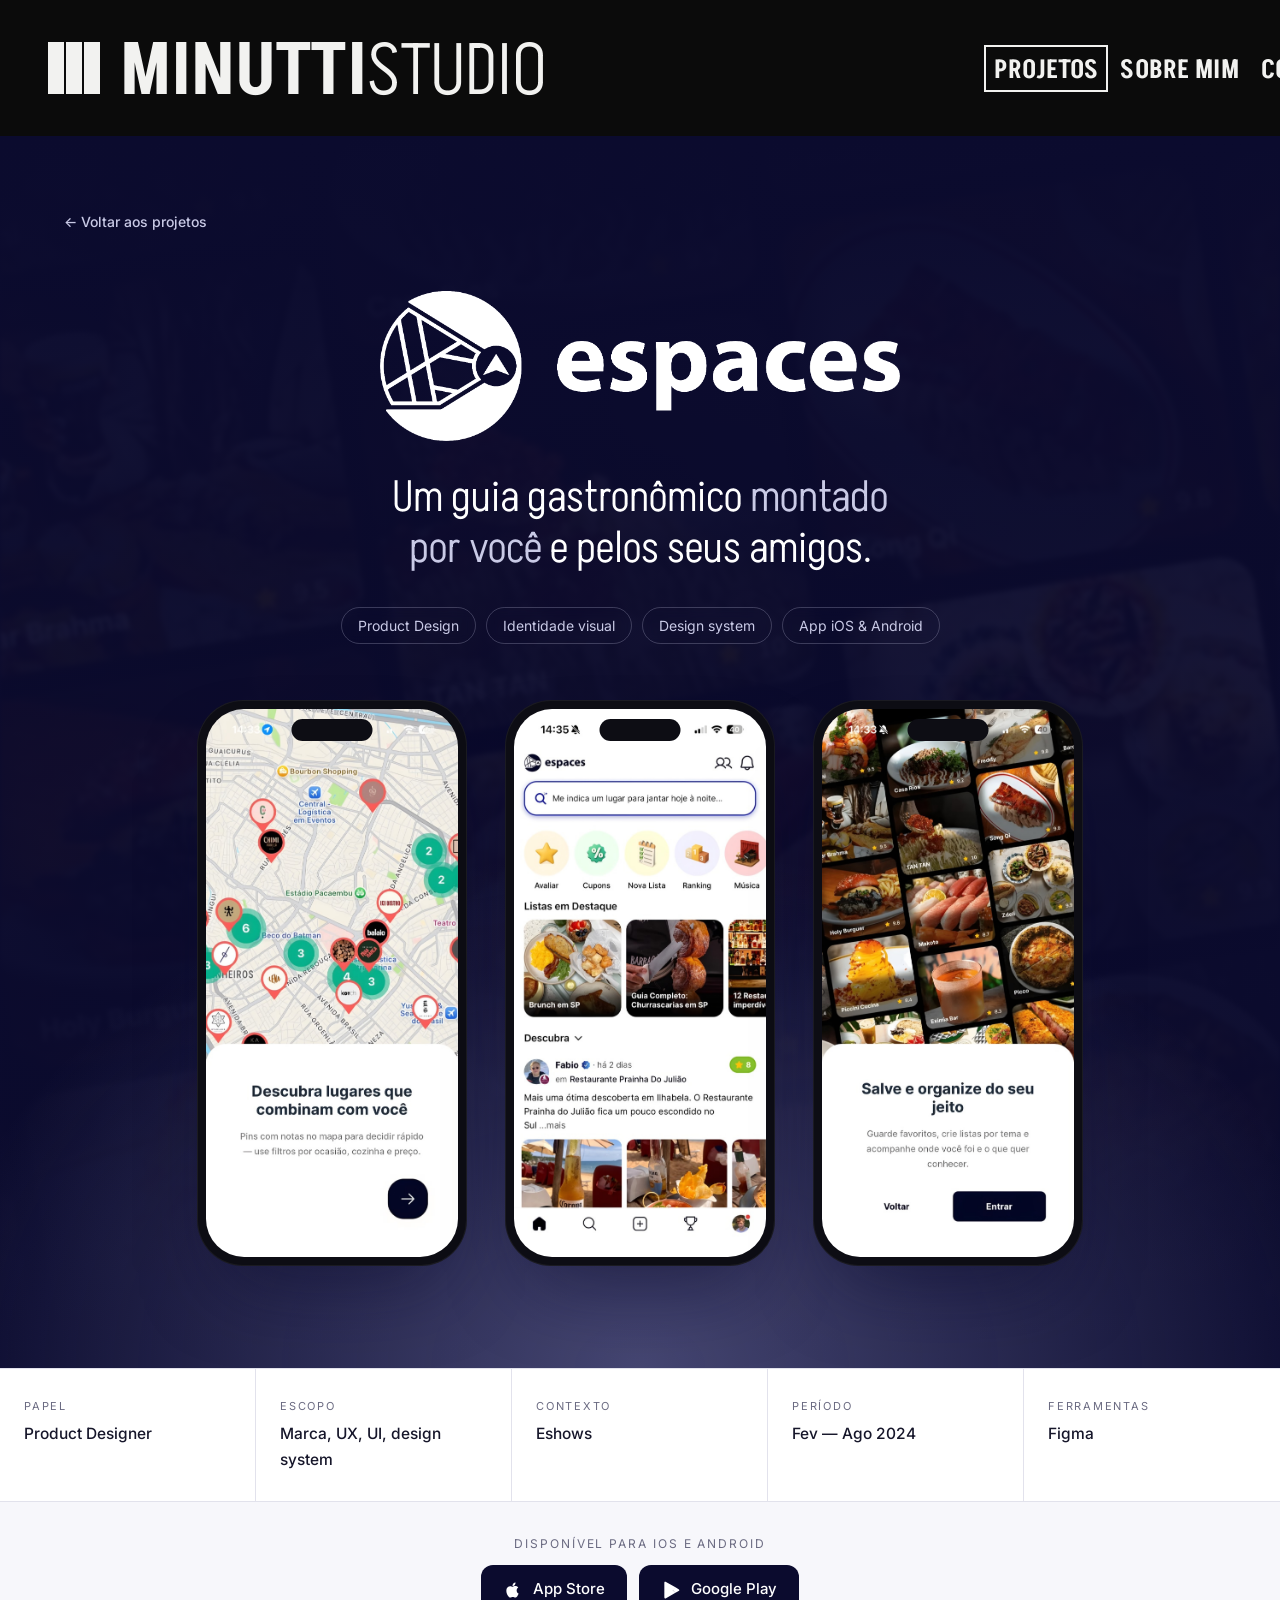
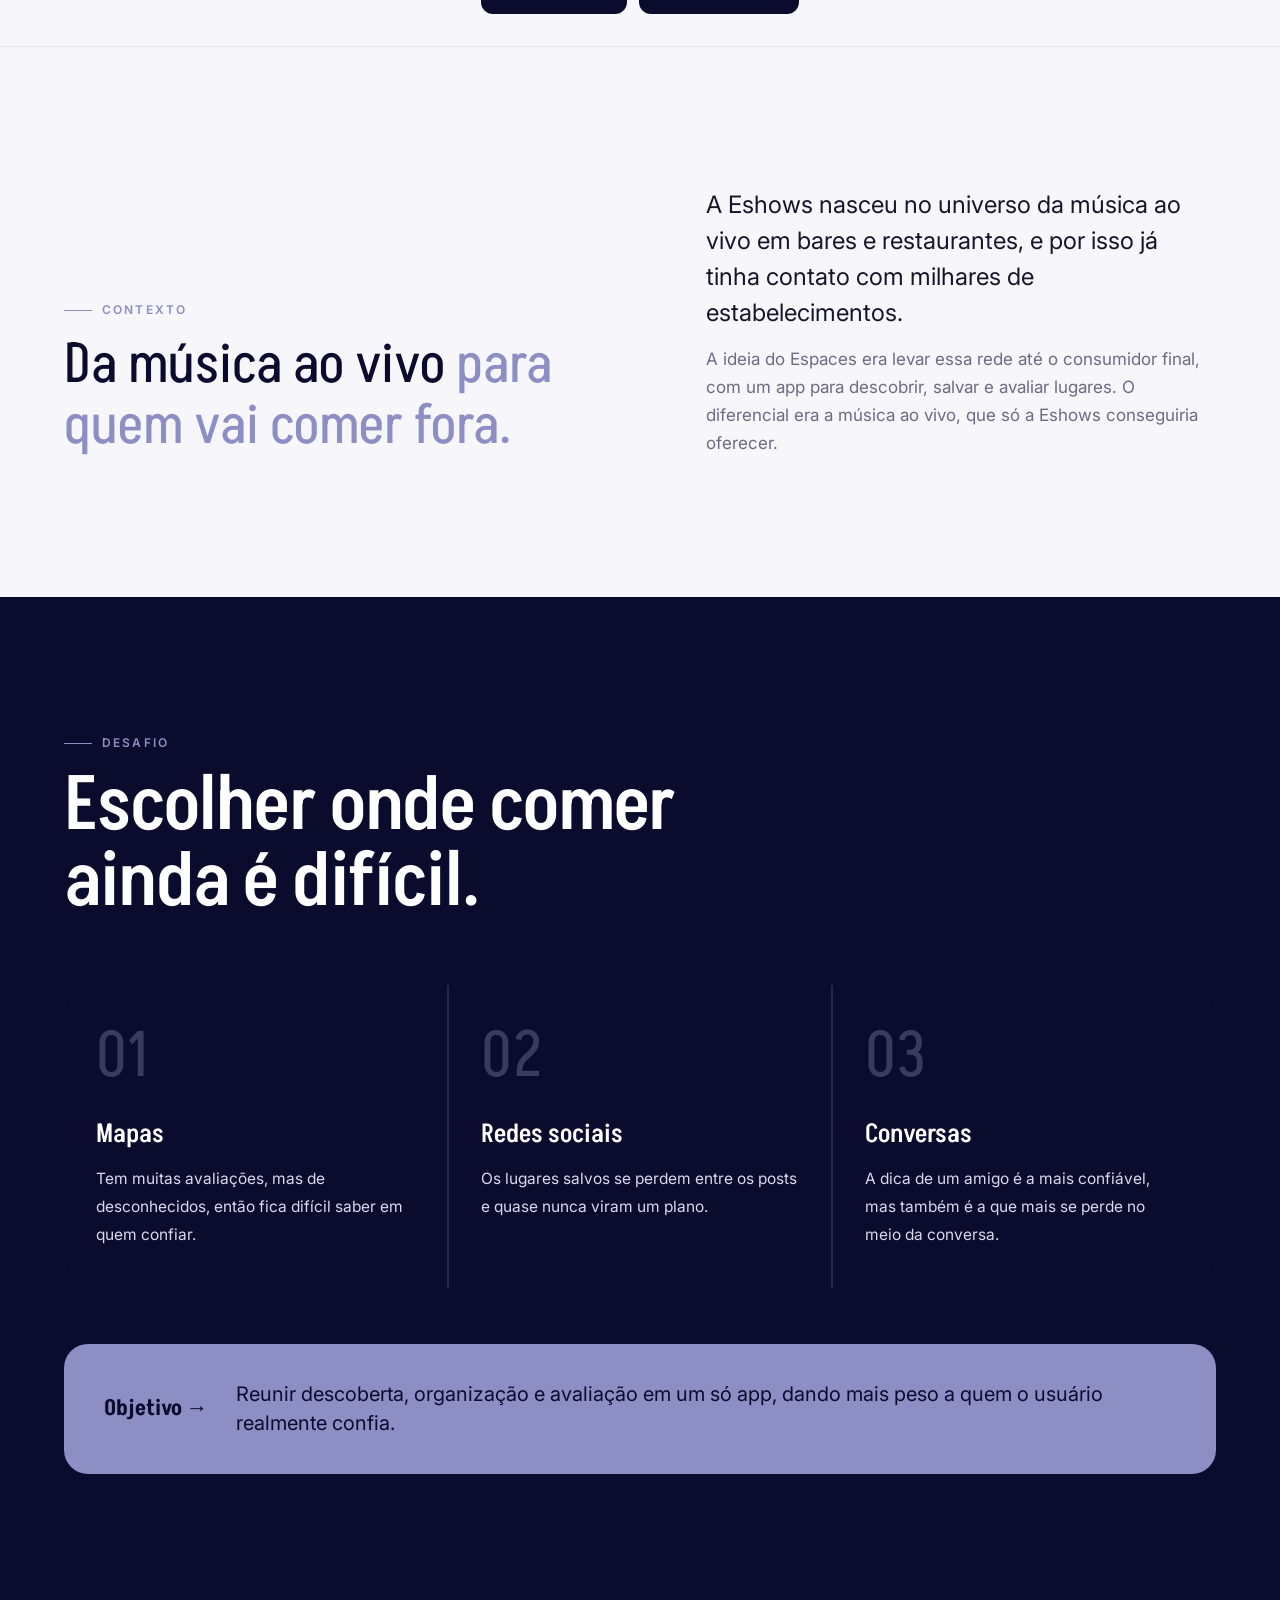
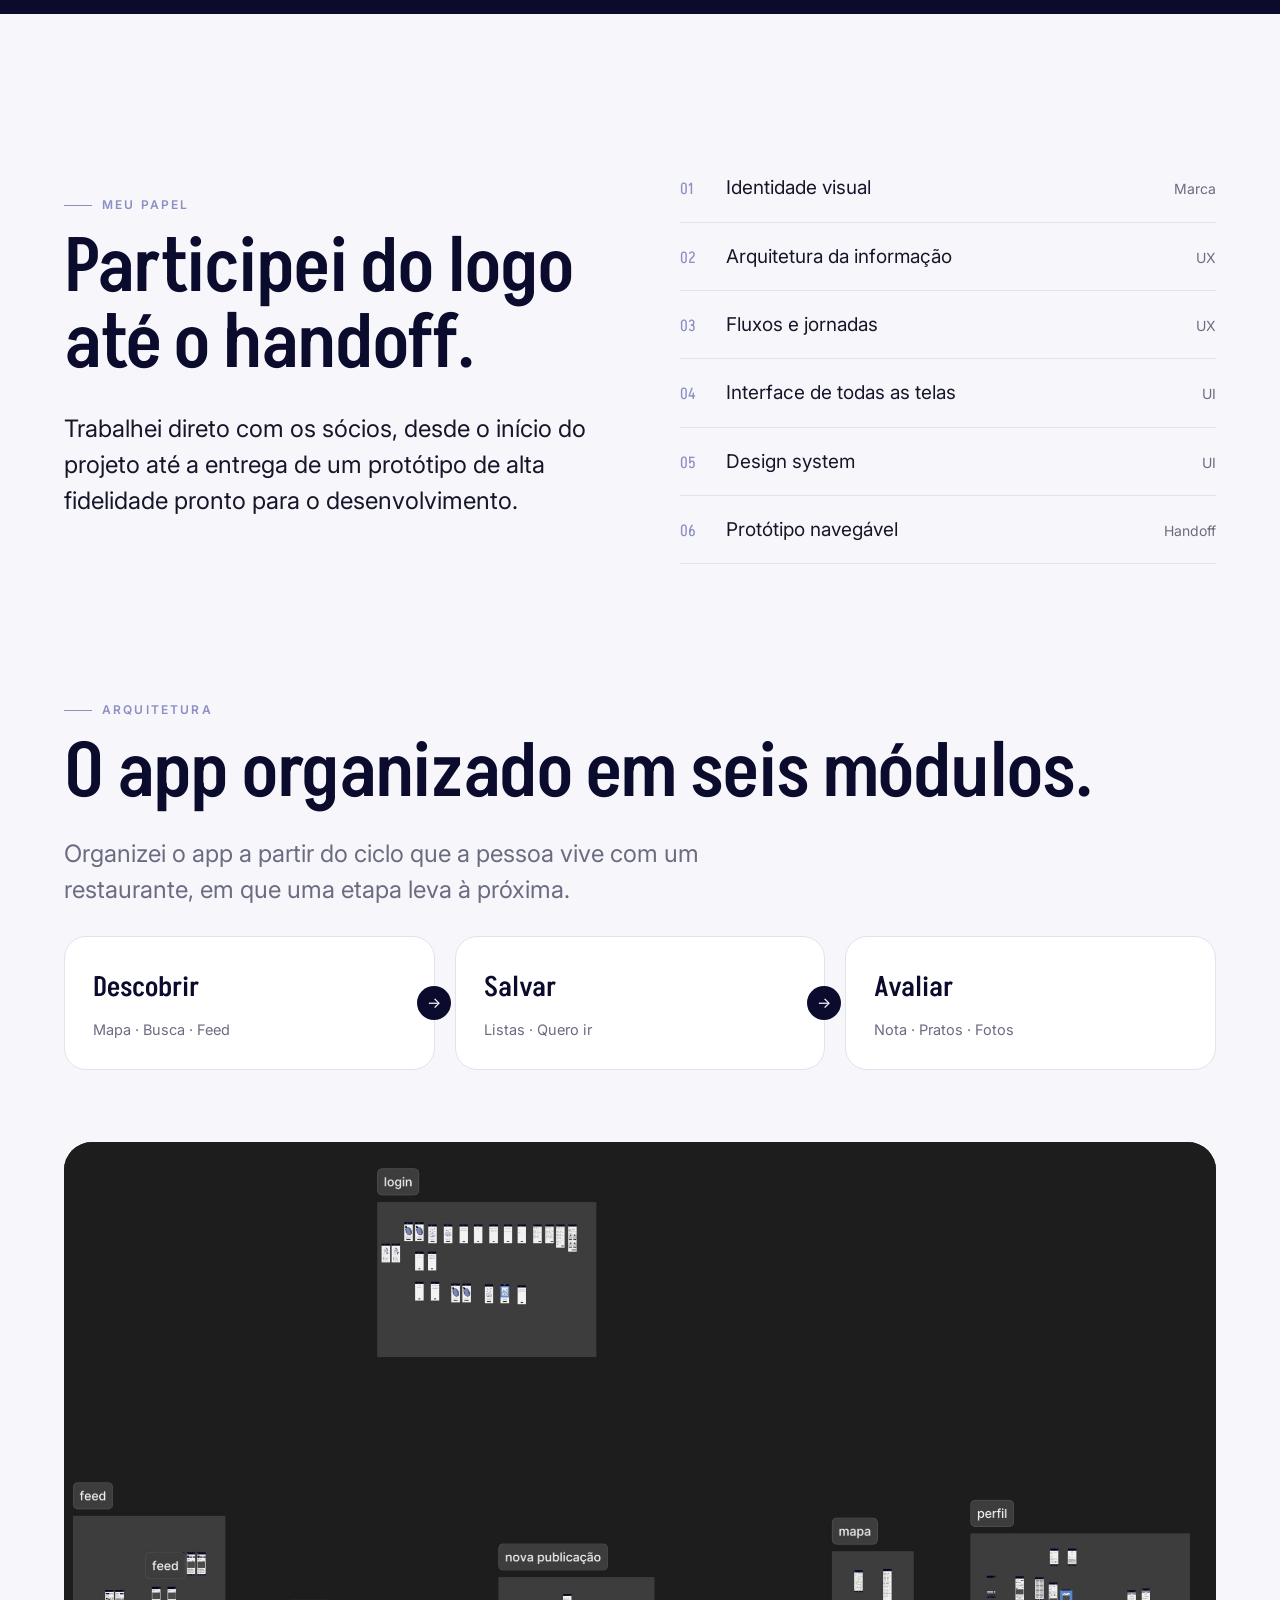
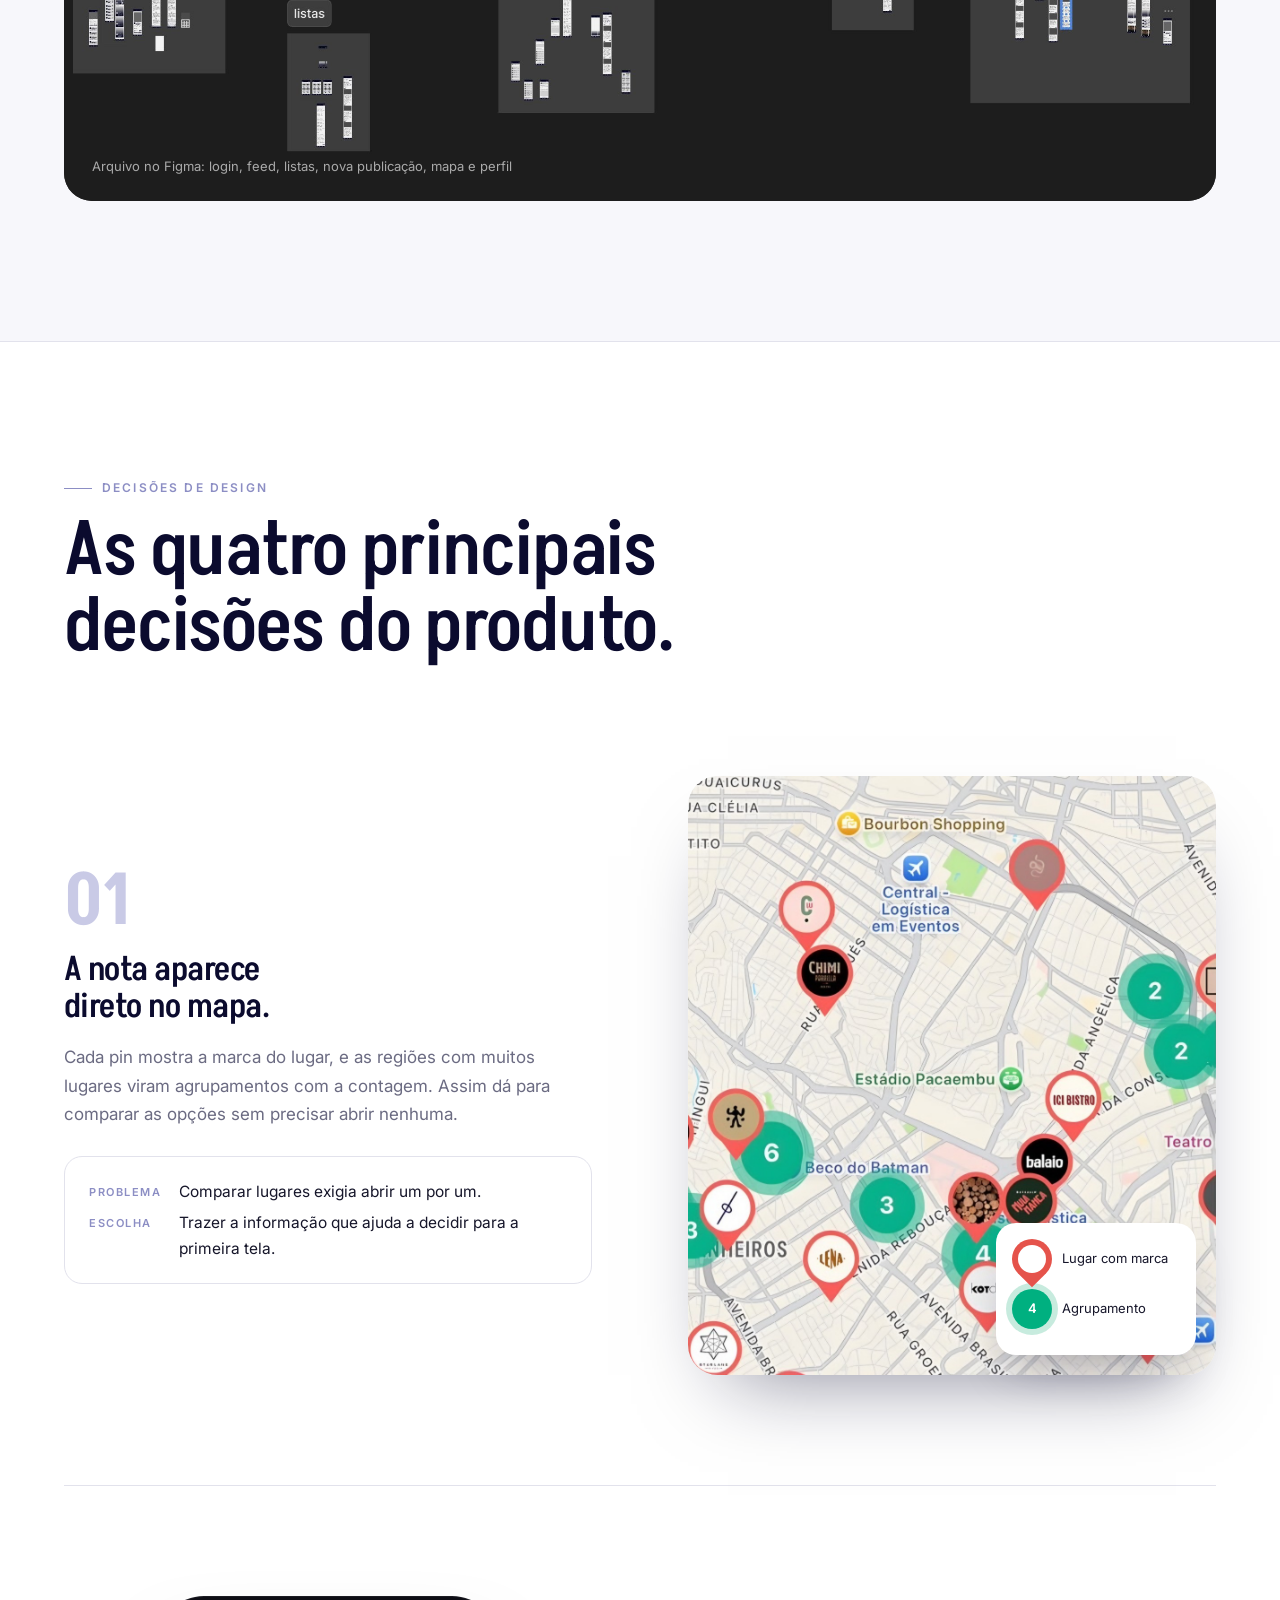
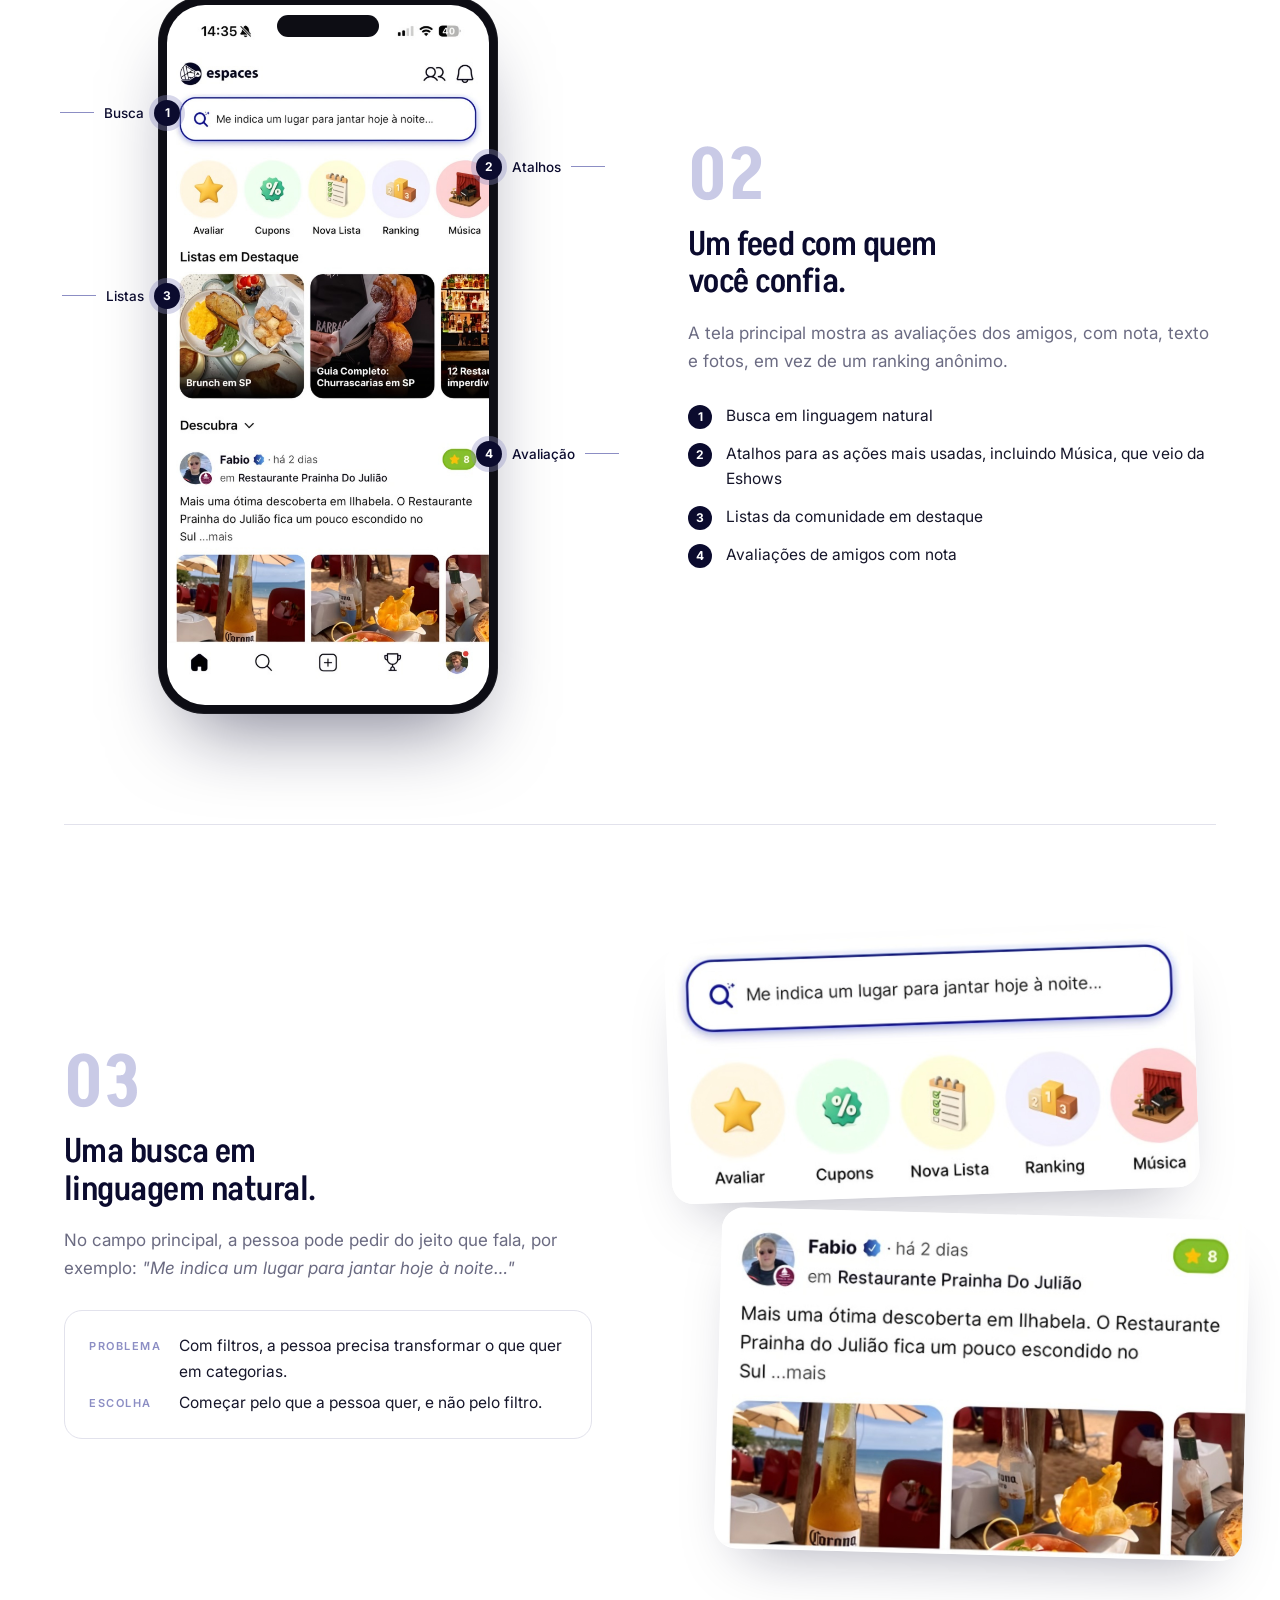
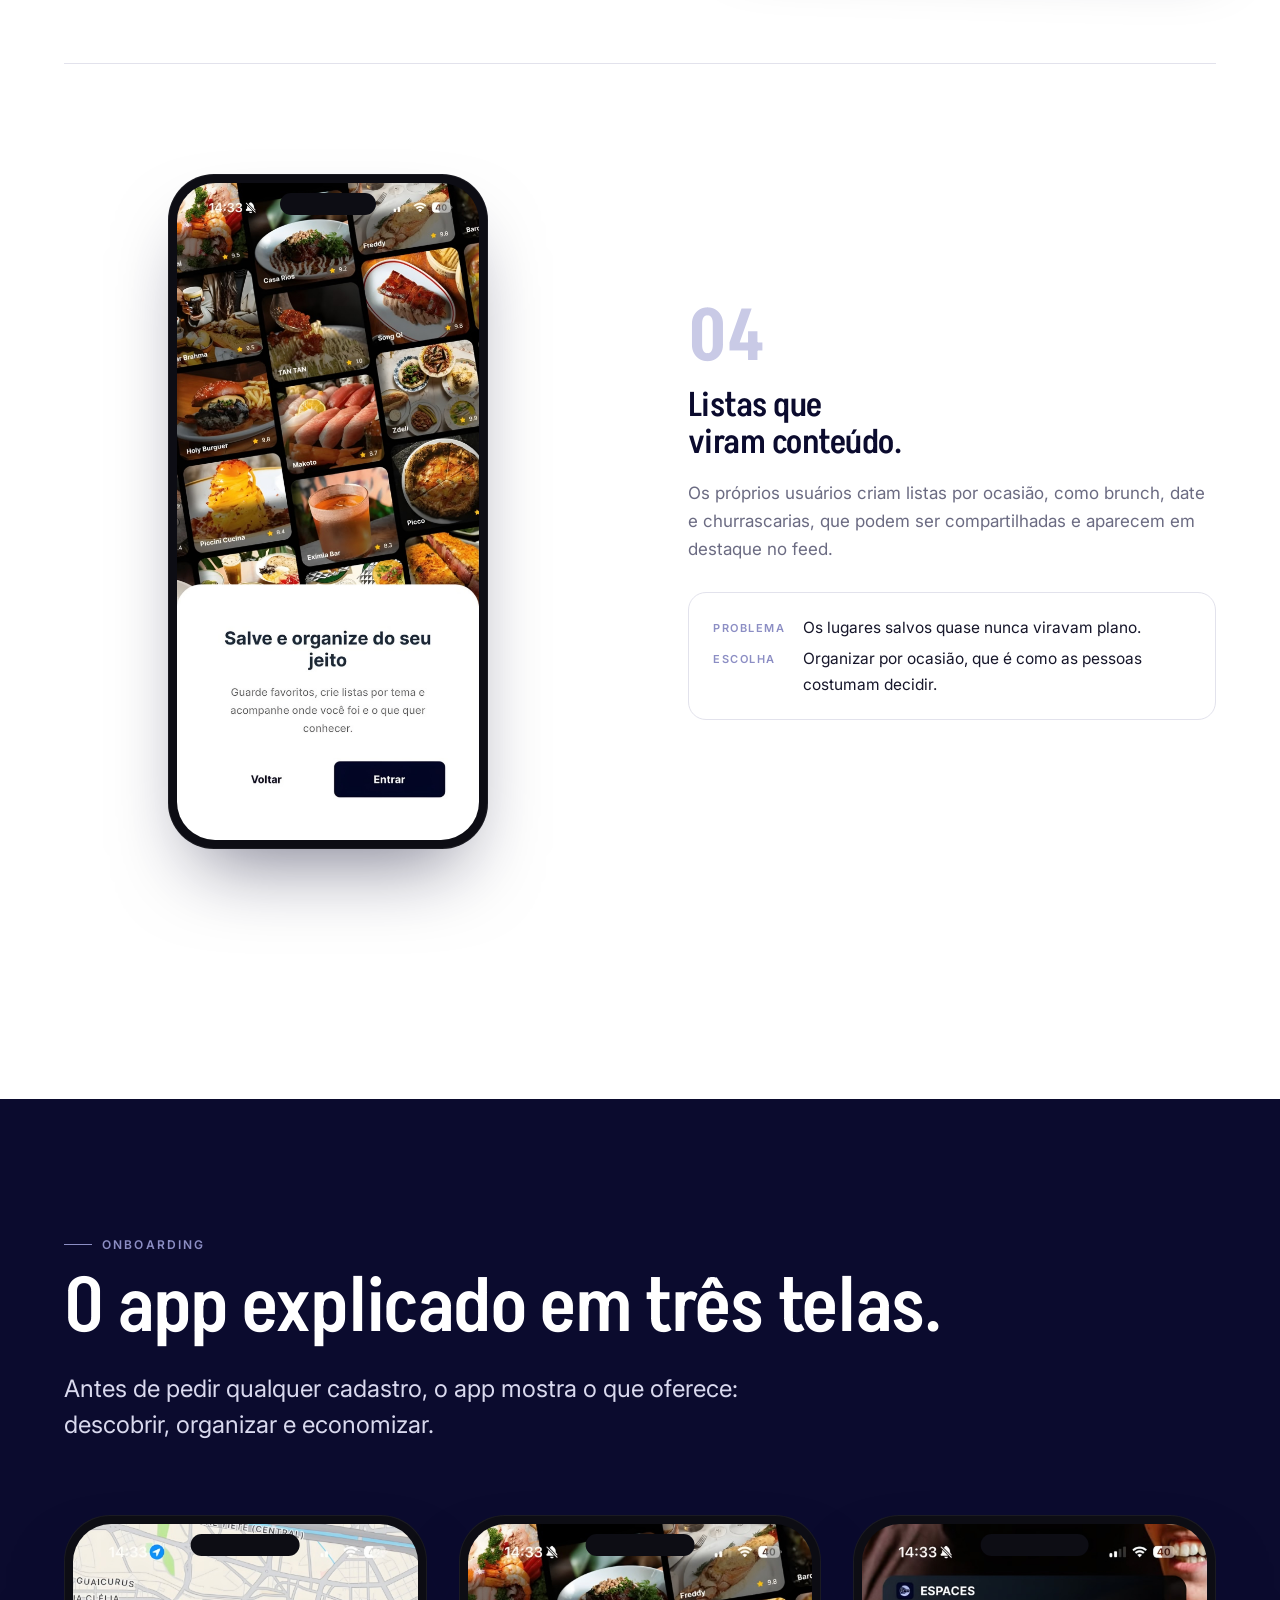
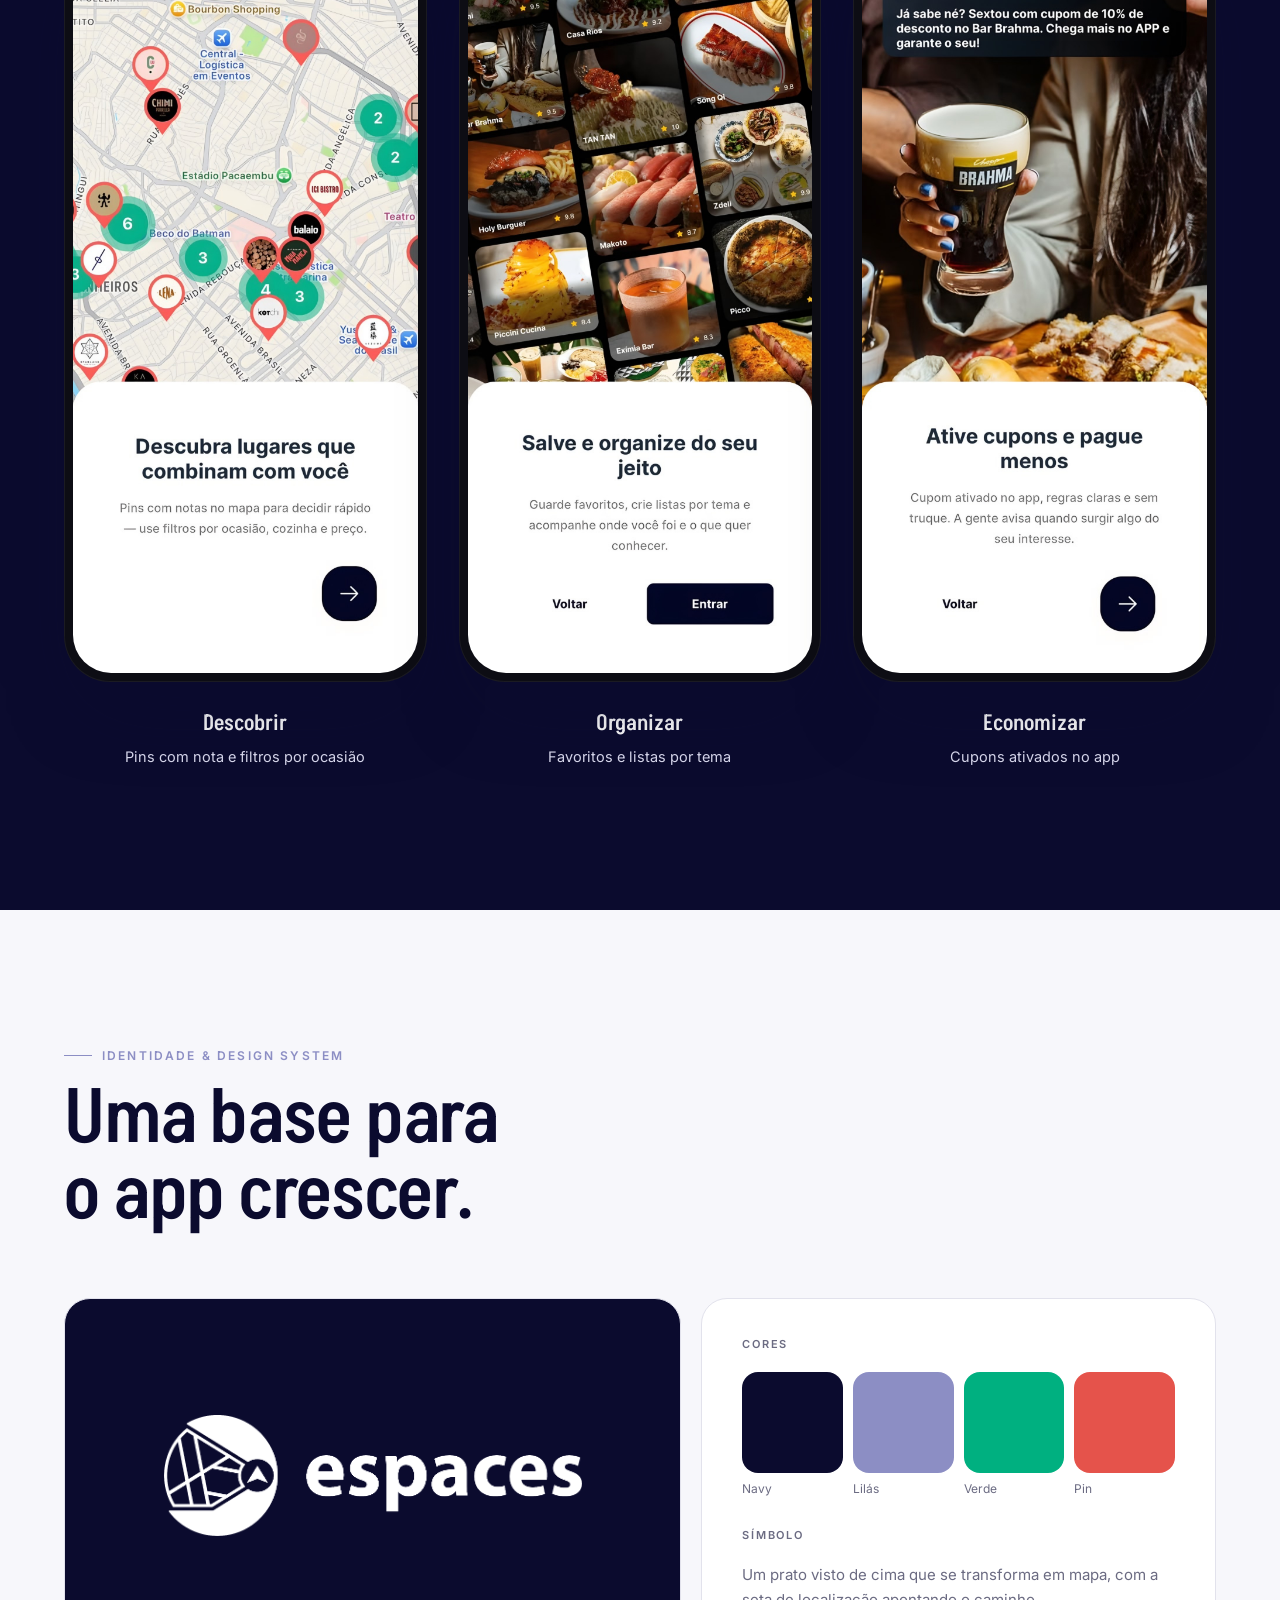
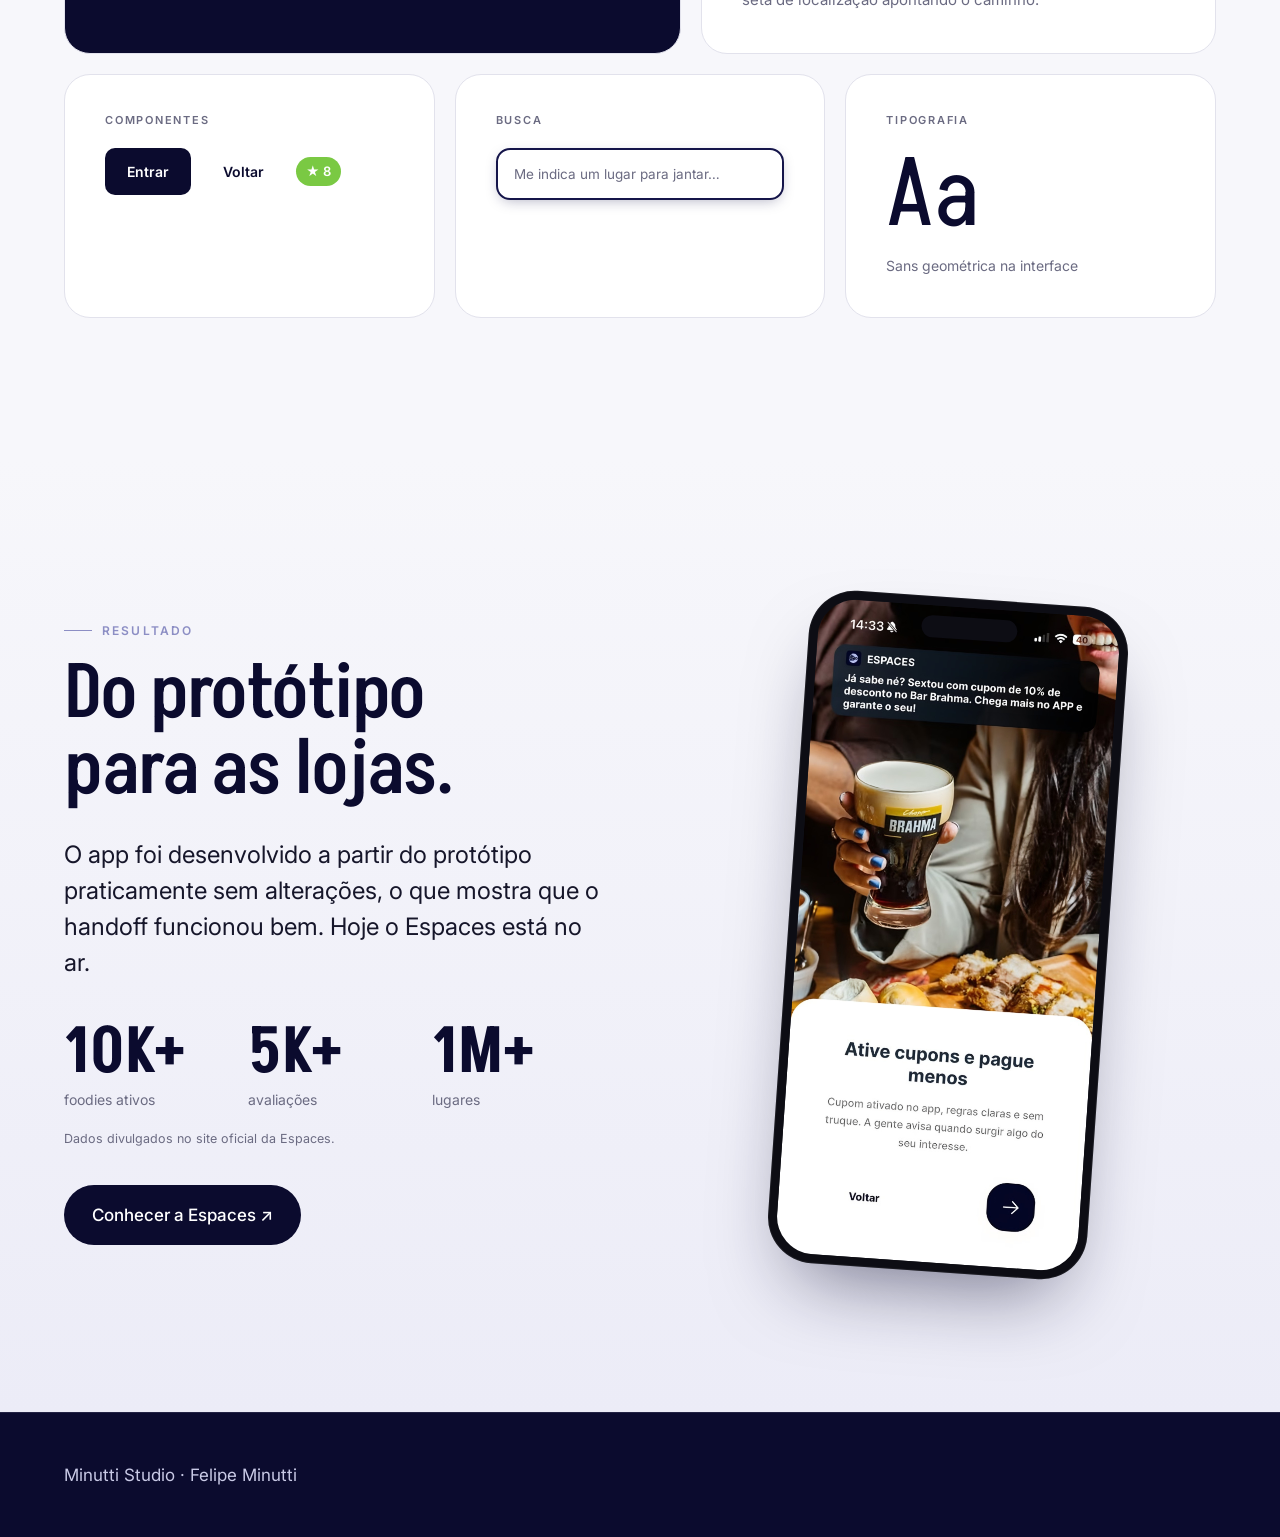
<file: espaces/index.html>
<!doctype html>
<html lang="pt-BR">
<head>
<meta charset="utf-8">
<meta name="viewport" content="width=device-width, initial-scale=1">
<title>Espaces — Minutti Studio</title>
<link rel="icon" href="../assets/favicon.svg" type="image/svg+xml">
<link rel="preconnect" href="https://fonts.googleapis.com">
<link href="https://fonts.googleapis.com/css2?family=Akshar:wght@300;400;500;600&family=Inter:wght@400;500;600&display=swap" rel="stylesheet">
<style>
:root{
  --case-accent:var(--lilac-2);
  --navy:#0B0B2E; --navy-2:#15154A; --lilac:#8C8EC4; --lilac-2:#C9CAE6; --lilac-soft:#ECECF7;
  --green:#00B080; --red:#E5534B; --bg:#F7F7FB; --text:#16162A; --muted:#6B6B82; --line:#E2E2EC;
  --max:1200px;
}
*{box-sizing:border-box;margin:0;padding:0}
html{scroll-behavior:smooth}
body{background:var(--bg);color:var(--text);font:400 17px/1.65 Inter,system-ui,sans-serif;-webkit-font-smoothing:antialiased;overflow-x:hidden}
img{max-width:100%;display:block}
.wrap{max-width:var(--max);margin:0 auto;padding:0 24px}
h1,h2,h3{font-family:Akshar,sans-serif;line-height:1;letter-spacing:-.015em;color:var(--navy)}
h2{font-size:clamp(40px,6vw,76px);font-weight:500}
h3{font-size:clamp(26px,3vw,34px);font-weight:500;line-height:1.1}
.eyebrow{font:600 12px/1 Inter;letter-spacing:.18em;text-transform:uppercase;color:var(--lilac);margin-bottom:20px;display:flex;align-items:center;gap:10px}
.eyebrow::before{content:"";width:28px;height:1px;background:currentColor}
.lead{font-size:clamp(19px,2.2vw,24px);line-height:1.5;max-width:720px}
.muted{color:var(--muted)}
p+p{margin-top:14px}
section{padding:140px 0}
.dark{background:var(--navy);color:#D9D9EE}
.dark h2,.dark h3{color:#fff}

/* ---------- Phone ---------- */
.phone{position:relative;background:#0d0d14;border-radius:46px;padding:9px;box-shadow:0 40px 80px -30px rgba(11,11,46,.55),0 0 0 1px rgba(255,255,255,.06) inset}
.phone img{border-radius:38px;width:100%}
.phone::after{content:"";position:absolute;top:19px;left:50%;transform:translateX(-50%);width:30%;height:22px;background:#0d0d14;border-radius:20px}

/* ---------- Hero ---------- */
.hero{position:relative;min-height:100vh;background:var(--navy);color:#fff;overflow:hidden;padding:48px 0 0}
.hero::before{content:"";position:absolute;inset:0;background:url(img/crop-comida.jpg) center/cover;opacity:.12;filter:blur(2px) saturate(1.2)}
.hero::after{content:"";position:absolute;inset:0;background:radial-gradient(80% 60% at 50% 100%,rgba(140,142,196,.45),transparent 70%),linear-gradient(180deg,var(--navy) 0%,rgba(11,11,46,.6) 40%,var(--navy) 100%)}
.hero>*{position:relative;z-index:1}
.topbar{display:flex;justify-content:space-between;align-items:center;font-size:14px;color:var(--lilac-2)}
.topbar a{color:inherit;text-decoration:none}
.fan{display:flex;justify-content:center;align-items:flex-start;gap:clamp(16px,3vw,40px);margin-top:40px;padding:0 24px clamp(64px,8vw,112px)}
.fan .phone{width:270px;flex:0 1 270px}

/* ---------- Meta strip ---------- */

/* ---------- Intro ---------- */
.intro{display:grid;grid-template-columns:1.1fr 1fr;gap:80px;align-items:end}
.big-quote{font-family:Akshar;font-weight:400;font-size:clamp(32px,4.4vw,56px);line-height:1.08;color:var(--navy)}
.big-quote mark{background:none;color:var(--lilac)}

/* ---------- Problem ---------- */
.pains{display:grid;grid-template-columns:repeat(3,1fr);gap:2px;margin-top:64px;background:rgba(201,202,230,.15);border-radius:24px;overflow:hidden}
.pain{background:var(--navy);padding:40px 32px}
.pain .n{font-family:Akshar;font-size:64px;line-height:1;color:rgba(201,202,230,.25);margin-bottom:24px}
.pain b{display:block;font-family:Akshar;font-weight:500;font-size:26px;color:#fff;margin-bottom:8px}
.pain span{font-size:15.5px}
.goal{margin-top:56px;display:flex;gap:28px;align-items:center;padding:36px 40px;border-radius:24px;background:var(--lilac);color:var(--navy)}
.goal b{font-family:Akshar;font-size:22px;font-weight:600;white-space:nowrap}
.goal p{font-size:20px;line-height:1.45}

/* ---------- Role ---------- */
.role{display:grid;grid-template-columns:1fr 1fr;gap:80px;align-items:center}
.steps{list-style:none;counter-reset:s}
.steps li{counter-increment:s;display:flex;gap:20px;align-items:baseline;padding:18px 0;border-bottom:1px solid var(--line);font-size:19px}
.steps li::before{content:counter(s,decimal-leading-zero);font-family:Akshar;color:var(--lilac);font-size:16px;min-width:26px}
.steps li span{margin-left:auto;font-size:14px;color:var(--muted)}

/* ---------- Arch ---------- */
.arch-wrap{margin-top:72px;border-radius:28px;overflow:hidden;background:#1E1E1E;position:relative}
.arch-wrap img{width:100%;opacity:.95}
.arch-cap{position:absolute;left:28px;bottom:24px;font-size:13px;color:#aaa}
.loop{display:grid;grid-template-columns:repeat(3,1fr);gap:20px;margin-top:28px}
.loop div{background:#fff;border:1px solid var(--line);border-radius:22px;padding:28px;position:relative}
.loop div:not(:last-child)::after{content:"→";position:absolute;right:-17px;top:50%;transform:translateY(-50%);width:34px;height:34px;border-radius:50%;background:var(--navy);color:#fff;display:grid;place-items:center;z-index:1;font-size:15px}
.loop b{font-family:Akshar;font-size:28px;font-weight:500;color:var(--navy);display:block}
.loop small{display:block;margin-top:6px;color:var(--muted);font-size:14.5px}

/* ---------- Decisions ---------- */
.dec{display:grid;grid-template-columns:1fr 1fr;gap:96px;align-items:center;padding:110px 0;border-top:1px solid var(--line)}
.dec:first-of-type{border-top:0}
.dec.rev .media{order:-1}
.dec .num{font-family:Akshar;font-size:72px;line-height:1;color:var(--lilac-2);font-weight:600;margin-bottom:12px}
.dec h3{position:relative}
.dec p{margin-top:18px}
.pc{display:grid;grid-template-columns:auto 1fr;gap:6px 18px;margin-top:28px;padding:22px 24px;border-radius:18px;background:#fff;border:1px solid var(--line);font-size:15.5px}
.pc dt{font-size:11px;letter-spacing:.14em;text-transform:uppercase;color:var(--lilac);padding-top:4px;font-weight:600}
.media{position:relative}

/* map */
.map-card{border-radius:30px;overflow:hidden;box-shadow:0 40px 80px -40px rgba(11,11,46,.5);position:relative}
.map-card img{width:100%}
.pin-zoom{position:absolute;right:20px;bottom:20px;width:200px;background:#fff;border-radius:20px;padding:16px;box-shadow:0 24px 48px -16px rgba(11,11,46,.35);font-size:13px}
.pin-zoom .pin{display:flex;align-items:center;gap:10px;margin-bottom:10px}
.pin-zoom .dot{width:40px;height:40px;border-radius:50% 50% 50% 0;transform:rotate(-45deg);background:var(--red);display:grid;place-items:center}
.pin-zoom .dot i{transform:rotate(45deg);width:28px;height:28px;border-radius:50%;background:#fff;display:block}
.pin-zoom .clu{width:40px;height:40px;border-radius:50%;background:var(--green);color:#fff;font-weight:600;display:grid;place-items:center;box-shadow:0 0 0 6px rgba(34,176,125,.25)}

/* annotated feed */
.annot{position:relative;width:min(340px,100%);margin:0 auto}
.callout{position:absolute;display:flex;align-items:center;gap:10px;font-size:13.5px;font-weight:500;color:var(--navy);white-space:nowrap}
.callout b{width:26px;height:26px;border-radius:50%;background:var(--navy);color:#fff;font-size:12px;display:grid;place-items:center;flex:none;box-shadow:0 0 0 5px rgba(140,142,196,.35)}
.callout.l{right:calc(100% - 22px);flex-direction:row-reverse}
.callout.r{left:calc(100% - 22px)}
.callout::before{content:"";height:1px;width:34px;background:var(--lilac);order:1}
.callout.l::before{order:1}
.legend{list-style:none;margin-top:28px;display:grid;gap:12px}
.legend li{display:flex;gap:14px;font-size:15.5px}
.legend b{width:24px;height:24px;border-radius:50%;background:var(--navy);color:#fff;font-size:12px;display:grid;place-items:center;flex:none;margin-top:2px}

/* stacked crops */
.stack{display:grid;gap:18px}
.chip-img{border-radius:22px;overflow:hidden;box-shadow:0 30px 60px -30px rgba(11,11,46,.35);background:#fff}
.chip-img.tilt{transform:rotate(-2deg) translateX(-20px)}
.chip-img.tilt2{transform:rotate(1.5deg) translateX(30px)}

/* ---------- Shortcuts band ---------- */
.band{background:#fff;border-top:1px solid var(--line);border-bottom:1px solid var(--line);padding:90px 0}
.band-grid{display:grid;grid-template-columns:1fr 1.3fr;gap:72px;align-items:center}
.band img{border-radius:22px;border:1px solid var(--line)}

/* ---------- Onboarding ---------- */
.onb{display:grid;grid-template-columns:repeat(3,1fr);gap:32px;margin-top:72px}
.onb figure .phone{transition:transform .5s cubic-bezier(.2,.8,.2,1)}
.onb figure:hover .phone{transform:translateY(-12px)}
.onb figcaption{margin-top:24px;text-align:center}
.onb figcaption b{display:block;font-family:Akshar;font-weight:500;font-size:22px;color:#fff}
.onb figcaption span{font-size:14.5px}
.notif{max-width:560px;margin:80px auto 0;text-align:center}
.notif img{border-radius:20px;margin:0 auto 18px;box-shadow:0 30px 60px -20px rgba(0,0,0,.6)}

/* ---------- DS ---------- */
.ds{display:grid;grid-template-columns:1.2fr 1fr;gap:20px;margin-top:64px}
.tile{border-radius:26px;padding:40px;background:#fff;border:1px solid var(--line);position:relative;overflow:hidden}
.tile.logo-t{background:var(--navy);display:grid;place-items:center;min-height:340px}
.tile.logo-t img{width:78%}
.tile h4{font:600 11px/1 Inter;letter-spacing:.16em;text-transform:uppercase;color:var(--muted);margin-bottom:22px}
.sw{display:grid;grid-template-columns:repeat(4,minmax(0,1fr));gap:10px}
.sw i{display:block;aspect-ratio:1;border-radius:16px}
.sw small{display:block;font-size:12px;color:var(--muted);margin-top:6px}
.type{font-family:Akshar;font-size:96px;line-height:1;color:var(--navy)}
.type+p{font-size:14px;color:var(--muted);margin-top:10px}
.ds-2{display:grid;grid-template-columns:1fr 1fr 1fr;gap:20px;margin-top:20px}
.comp{display:flex;flex-wrap:wrap;gap:10px;align-items:center}
.btn-d{padding:12px 22px;border-radius:10px;background:var(--navy);color:#fff;font-size:14px;font-weight:600}
.btn-g{padding:12px 22px;font-size:14px;font-weight:600;color:var(--navy)}
.badge{padding:4px 10px;border-radius:999px;background:#7AC943;color:#fff;font-weight:600;font-size:13px}
.search{width:100%;padding:13px 16px;border:2px solid var(--navy-2);border-radius:14px;font-size:13.5px;color:var(--muted);box-shadow:0 4px 14px -4px rgba(21,21,74,.35)}

/* ---------- Result ---------- */
.result{display:grid;grid-template-columns:1fr 1fr;gap:80px;align-items:center}
.stats{display:grid;grid-template-columns:1fr 1fr 1fr;gap:16px;margin-top:40px}
.stat b{display:block;font-family:Akshar;font-weight:600;font-size:clamp(44px,5vw,64px);line-height:1;color:var(--navy)}
.stat span{font-size:14px;color:var(--muted)}
.note{font-size:12.5px;color:var(--muted);margin-top:16px}
.btn{display:inline-flex;gap:10px;align-items:center;margin-top:36px;padding:16px 28px;border-radius:999px;background:var(--navy);color:#fff;text-decoration:none;font-weight:500;transition:transform .2s}
.btn:hover{transform:translateY(-2px)}
.result .phone{width:min(320px,80%);margin:0 auto;transform:rotate(4deg)}

/* ---------- Learn ---------- */
.learn{display:grid;grid-template-columns:repeat(3,1fr);gap:20px;margin-top:56px}
.learn div{padding:32px;border-radius:22px;background:rgba(255,255,255,.04);border:1px solid rgba(201,202,230,.15)}
.learn b{display:block;font-family:Akshar;font-weight:500;font-size:24px;color:#fff;margin-bottom:10px}
.learn span{font-size:15.5px}

footer{background:var(--navy);color:var(--lilac-2);border-top:1px solid rgba(201,202,230,.12)}
footer .wrap{display:flex;justify-content:space-between;align-items:center;padding:48px 24px}
footer a{color:#fff;text-decoration:none;font-family:Akshar;font-size:28px}

/* ---------- Header do portfólio (mesmo do site) ---------- */
.mh{--h:52px;--hh:136px;position:sticky;top:0;z-index:50;background:#0b0b0b;color:#f2f2f0;font-family:Inter,system-ui,sans-serif}
.mh-wrap{max-width:1440px;margin:0 auto;padding:0 clamp(16px,4vw,48px);height:var(--hh);display:flex;align-items:center;justify-content:space-between;gap:32px}
.mh-logo{display:flex;align-items:center;height:var(--h);color:inherit;text-decoration:none;flex:none}
.mh-mark{position:relative;width:var(--h);height:var(--h);overflow:hidden;flex:none}
.mh-col{position:absolute;top:0;width:30%;height:100%;background:currentColor}
.mh-col.m0{left:0}.mh-col.m1{left:35%}.mh-col.m2{left:70%}
.mh-logo.play .m0{animation:mhc0 2.4s 1 both}.mh-logo.play .m1{animation:mhc1 2.4s 1 both}.mh-logo.play .m2{animation:mhc2 2.4s 1 both}
.mh-word{margin-left:calc(var(--h) * 141 / 360);height:var(--h);overflow:visible;flex:none}
@keyframes mhc0{0%,1.19%,15.73%,16.91%,29.69%,30.87%,45.41%,46.6%{transform:translateY(0);animation-timing-function:cubic-bezier(.45,0,.2,1)}57.88%,59.06%{transform:translateY(-28.74%);animation-timing-function:cubic-bezier(.45,0,.2,1)}68.55%,69.73%{transform:translateY(-61.81%);animation-timing-function:cubic-bezier(.45,0,.2,1)}84.27%,85.46%{transform:translateY(-114.17%);animation-timing-function:cubic-bezier(.45,0,.2,1)}100%{transform:translateY(0)}}
@keyframes mhc1{0%,1.19%{transform:translateY(0);animation-timing-function:cubic-bezier(.45,0,.2,1)}15.73%,16.91%{transform:translateY(114.17%);animation-timing-function:cubic-bezier(.45,0,.2,1)}29.69%,30.87%{transform:translateY(28.35%);animation-timing-function:cubic-bezier(.45,0,.2,1)}45.41%,46.6%{transform:translateY(61.42%);animation-timing-function:cubic-bezier(.45,0,.2,1)}57.88%,59.06%,68.55%,69.73%{transform:translateY(0);animation-timing-function:cubic-bezier(.45,0,.2,1)}84.27%,85.46%{transform:translateY(114.17%);animation-timing-function:cubic-bezier(.45,0,.2,1)}100%{transform:translateY(0)}}
@keyframes mhc2{0%,1.19%{transform:translateY(0);animation-timing-function:cubic-bezier(.45,0,.2,1)}15.73%,16.91%,29.69%,30.87%{transform:translateY(-114.17%);animation-timing-function:cubic-bezier(.45,0,.2,1)}45.41%,46.6%{transform:translateY(0);animation-timing-function:cubic-bezier(.45,0,.2,1)}57.88%,59.06%{transform:translateY(-61.81%);animation-timing-function:cubic-bezier(.45,0,.2,1)}68.55%,69.73%{transform:translateY(-28.74%);animation-timing-function:cubic-bezier(.45,0,.2,1)}84.27%,85.46%{transform:translateY(0);animation-timing-function:cubic-bezier(.45,0,.2,1)}100%{transform:translateY(0)}}
.mh-nav{display:flex;align-items:center;gap:clamp(8px,1vw,14px);flex:none}
.mh-links{display:flex;gap:2px;list-style:none;margin:0;padding:0;white-space:nowrap}
.mh-links a{display:block;color:inherit;text-decoration:none;font:600 26px/1 Akshar,'Arial Narrow',sans-serif;text-transform:uppercase;letter-spacing:.01em;padding:10px 8px 7px;border:2px solid transparent}
.mh-links a[aria-current="page"]{border-color:#f2f2f0}
.mh-social{display:flex;gap:10px;list-style:none;margin:0;padding:0}
.mh-social a{display:grid;place-items:center;width:44px;height:44px;border-radius:50%;background:#f2f2f0;color:#0b0b0b}
.mh-social svg{width:19px;height:19px;fill:currentColor}
.mh-btn{display:none;width:44px;height:44px;border:0;background:none;padding:10px;margin-right:-10px;cursor:pointer;color:inherit}
.mh-btn span{display:block;height:2px;background:currentColor;margin:6px 0;transition:transform .3s,opacity .2s}
.mh.open .mh-btn span:nth-child(1){transform:translateY(8px) rotate(45deg)}
.mh.open .mh-btn span:nth-child(2){opacity:0}
.mh.open .mh-btn span:nth-child(3){transform:translateY(-8px) rotate(-45deg)}
@media (max-width:1100px){
  .mh-btn{display:block;flex:none}
  .mh-nav{position:fixed;inset:var(--hh) 0 auto 0;height:calc(100dvh - var(--hh));background:#0b0b0b;flex-direction:column;align-items:flex-start;justify-content:space-between;gap:40px;padding:32px clamp(16px,4vw,48px) 40px;opacity:0;visibility:hidden;transform:translateY(-8px);transition:opacity .25s,transform .25s,visibility 0s .25s}
  .mh.open .mh-nav{opacity:1;visibility:visible;transform:none;transition:opacity .25s,transform .25s}
  .mh-links{flex-direction:column;gap:8px;margin-left:-14px}
  .mh-links a{font-size:clamp(40px,11vw,64px);line-height:1.05;padding:10px 14px 4px;border-width:3px}
  .mh-social a{width:48px;height:48px}
}
@media (max-width:900px){.mh{--h:40px;--hh:100px}}
@media (max-width:640px){.mh{--h:min(30px,7vw);--hh:76px}.mh-wrap{gap:16px}}
body.mh-lock{overflow:hidden}
.mh{transition:transform .35s cubic-bezier(.2,.7,.2,1)}
.mh.hide{transform:translateY(-100%)}
@media (prefers-reduced-motion:reduce){.mh{transition:none}}


/* ---------- Lojas ---------- */
.stores{background:var(--bg);border-bottom:1px solid var(--line)}
.stores .wrap{display:flex;flex-wrap:wrap;align-items:center;justify-content:center;gap:12px;padding-top:32px;padding-bottom:32px}
.stores small{width:100%;text-align:center;font-size:12px;letter-spacing:.16em;text-transform:uppercase;color:var(--muted)}
.store{display:inline-flex;align-items:center;gap:10px;padding:12px 22px;border-radius:12px;background:var(--navy);color:#fff;text-decoration:none;font-weight:500;font-size:15px;transition:transform .2s}
.store:hover{transform:translateY(-2px)}
.store svg{width:20px;height:20px;fill:currentColor}

/* ---------- Reveal ---------- */
.rv{opacity:0;transform:translateY(40px);transition:opacity .9s ease,transform .9s cubic-bezier(.2,.8,.2,1)}
.rv.in{opacity:1;transform:none}
@media (prefers-reduced-motion:reduce){.rv{opacity:1;transform:none;transition:none}}

/* ---------- Responsive ---------- */
@media (max-width:900px){
  section{padding:88px 0}
  .intro,.role,.dec,.band-grid,.result,.ds{grid-template-columns:1fr;gap:48px}
  .dec.rev .media{order:0}
  .pains,.loop,.learn,.onb,.ds-2{grid-template-columns:1fr}
  .loop div:not(:last-child)::after{content:"↓";right:50%;top:auto;bottom:-17px;transform:translateX(50%)}
  .fan{height:auto;gap:10px;padding:0 16px 40px}
  .fan .phone{border-radius:22px;padding:5px}
  .fan .phone img{border-radius:18px}
  .fan .phone::after{top:10px;height:10px}
  .goal{flex-direction:column;align-items:flex-start;gap:8px}
  .callout{display:none}
  .pin-zoom{right:12px;bottom:12px}
  .chip-img.tilt,.chip-img.tilt2{transform:none}
  .onb{gap:56px}.onb .phone{max-width:280px;margin:0 auto}
  footer .wrap{flex-direction:column;gap:16px}
  .arch-cap{display:none}
}
</style>
<link rel="stylesheet" href="../assets/case.css">
</head>
<body>
<header class="mh" id="mh">
  <div class="mh-wrap">
    <a class="mh-logo" href="../index.html#/" aria-label="MINUTTI STUDIO — projetos">
      <span class="mh-mark" aria-hidden="true"><i class="mh-col m0"></i><i class="mh-col m1"></i><i class="mh-col m2"></i></span>
      <svg class="mh-word" viewBox="0 0 1700 360" width="142" height="30" aria-hidden="true"><text x="0" y="360" font-family="Akshar, 'Arial Narrow', sans-serif" font-size="500" fill="currentColor"><tspan font-weight="600">MINUTTI</tspan><tspan font-weight="300">STUDIO</tspan></text></svg>
    </a>
    <button class="mh-btn" type="button" aria-label="Abrir menu" aria-expanded="false" aria-controls="mh-nav"><span></span><span></span><span></span></button>
    <nav class="mh-nav" id="mh-nav" aria-label="Principal">
      <ul class="mh-links">
        <li><a href="../index.html#/" aria-current="page">Projetos</a></li>
        <li><a href="../index.html#/sobre">Sobre mim</a></li>
        <li><a href="../index.html#/contato">Contato</a></li>
      </ul>
      <ul class="mh-social">
        <li><a href="https://www.linkedin.com/in/felipeminuttiteixeira/" target="_blank" rel="noopener noreferrer" aria-label="LinkedIn"><svg viewBox="0 0 24 24" aria-hidden="true"><path d="M4.98 3.5a2.5 2.5 0 1 1 0 5 2.5 2.5 0 0 1 0-5zM3 9.75h4V21H3zM9.5 9.75h3.8v1.6h.06c.53-.95 1.83-1.95 3.77-1.95 4.03 0 4.77 2.5 4.77 5.76V21h-4v-5.2c0-1.24-.02-2.84-1.8-2.84-1.8 0-2.07 1.36-2.07 2.75V21h-4z"/></svg></a></li>
        <li><a href="https://www.behance.net/felipeminutti" target="_blank" rel="noopener noreferrer" aria-label="Behance"><svg viewBox="0 0 24 24" aria-hidden="true"><path d="M8.2 11.4c.9-.43 1.5-1.2 1.5-2.4C9.7 6.6 7.9 6 5.8 6H0v12h6c2.2 0 4.3-1.06 4.3-3.5 0-1.5-.72-2.6-2.1-3.1zM2.7 8.1h2.6c1 0 1.9.28 1.9 1.42 0 1.06-.7 1.48-1.7 1.48H2.7zm2.9 7.8H2.7v-3.3h3c1.2 0 2 .52 2 1.8 0 1.27-.92 1.5-2.1 1.5zM18.8 9.3c-2.9 0-4.9 2.2-4.9 5 0 2.95 1.86 4.97 4.9 4.97 2.3 0 3.8-1.04 4.5-3.25h-2.3c-.25.82-1.3 1.26-2.1 1.26-1.56 0-2.38-.92-2.38-2.47h6.9c.1-3.1-1.6-5.5-4.6-5.5zm-2.3 4.06c.08-1.3.95-2.1 2.24-2.1 1.36 0 2.04.8 2.16 2.1zM15.9 6.9h5.6v1.4h-5.6z"/></svg></a></li>
        <li><a href="https://github.com/felipeminutti" target="_blank" rel="noopener noreferrer" aria-label="GitHub"><svg viewBox="0 0 24 24" aria-hidden="true"><path d="M12 .5C5.65.5.5 5.65.5 12c0 5.08 3.29 9.39 7.86 10.91.58.1.79-.25.79-.56v-1.97c-3.2.7-3.87-1.54-3.87-1.54-.52-1.33-1.28-1.68-1.28-1.68-1.05-.72.08-.7.08-.7 1.16.08 1.77 1.19 1.77 1.19 1.03 1.77 2.7 1.26 3.36.96.1-.75.4-1.26.73-1.55-2.55-.29-5.24-1.28-5.24-5.68 0-1.26.45-2.28 1.19-3.09-.12-.29-.52-1.46.11-3.05 0 0 .97-.31 3.17 1.18a11 11 0 0 1 5.77 0c2.2-1.49 3.17-1.18 3.17-1.18.63 1.59.23 2.76.11 3.05.74.81 1.19 1.83 1.19 3.09 0 4.41-2.69 5.38-5.26 5.67.41.36.78 1.06.78 2.14v3.17c0 .31.21.67.8.56A11.5 11.5 0 0 0 23.5 12C23.5 5.65 18.35.5 12 .5z"/></svg></a></li>
      </ul>
    </nav>
  </div>
</header>

<!-- ================= HERO ================= -->
<header class="hero hero--dark">
  <div class="wrap"><a class="back-top" href="../index.html#/">← Voltar aos projetos</a></div>
  <div class="wrap hero-head">
    <img class="logo case-logo rv" src="img/logo-white.png" alt="Espaces">
    <p class="case-sub rv">Um guia gastronômico <em>montado por você</em> e pelos seus amigos.</p>
    <div class="tags rv">
      <span>Product Design</span><span>Identidade visual</span><span>Design system</span><span>App iOS & Android</span>
    </div>
  </div>
  <div class="fan">
    <div class="phone p1"><img src="img/tela-mapa.jpg" alt="Tela do mapa"></div>
    <div class="phone p2"><img src="img/tela-feed.jpg" alt="Tela do feed"></div>
    <div class="phone p3"><img src="img/tela-listas.jpg" alt="Tela de listas"></div>
  </div>
</header>

<dl class="meta">
  <div><dt>Papel</dt><dd>Product Designer</dd></div>
  <div><dt>Escopo</dt><dd>Marca, UX, UI, design system</dd></div>
  <div><dt>Contexto</dt><dd>Eshows</dd></div>
  <div><dt>Período</dt><dd>Fev — Ago 2024</dd></div>
  <div><dt>Ferramentas</dt><dd>Figma</dd></div>
</dl>

<div class="stores">
  <div class="wrap">
    <small>Disponível para iOS e Android</small>
    <a class="store" href="https://apps.apple.com/br/app/espaces/id6740007885" target="_blank" rel="noopener"><svg viewBox="0 0 24 24" aria-hidden="true"><path d="M16.37 12.6c-.02-2.3 1.88-3.4 1.96-3.46-1.07-1.56-2.73-1.77-3.32-1.8-1.41-.14-2.76.83-3.48.83-.72 0-1.82-.81-3-.79-1.54.02-2.96.9-3.76 2.27-1.6 2.78-.41 6.9 1.15 9.16.76 1.1 1.67 2.34 2.86 2.3 1.15-.05 1.58-.74 2.97-.74 1.38 0 1.78.74 2.99.72 1.24-.02 2.02-1.12 2.77-2.23.87-1.28 1.23-2.52 1.25-2.58-.03-.01-2.4-.92-2.42-3.66zM14.1 5.86c.63-.77 1.06-1.83.94-2.89-.91.04-2.02.61-2.67 1.37-.58.67-1.1 1.76-.96 2.8 1.02.08 2.06-.52 2.69-1.28z"/></svg>App Store</a>
    <a class="store" href="https://play.google.com/store/apps/details?id=com.espaces.appespaces&amp;hl=pt_BR" target="_blank" rel="noopener"><svg viewBox="0 0 24 24" aria-hidden="true"><path d="M4.4 2.2c-.25.26-.4.66-.4 1.18v17.24c0 .52.15.92.4 1.18l.06.06L14.1 12.2v-.22L4.46 2.14zM17.3 15.4l-3.2-3.2v-.22l3.2-3.2.07.04 3.8 2.16c1.09.62 1.09 1.63 0 2.25l-3.8 2.16zM17.37 15.36 14.1 12.1l-9.7 9.7c.36.38.95.43 1.62.05l11.35-6.49M17.37 8.83 6.02 2.35c-.67-.38-1.26-.33-1.62.05l9.7 9.7z"/></svg>Google Play</a>
  </div>
</div>

<!-- ================= CONTEXTO ================= -->
<section>
  <div class="wrap intro">
    <div class="rv">
      <p class="eyebrow">Contexto</p>
      <p class="big-quote">Da música ao vivo <mark>para quem vai comer fora.</mark></p>
    </div>
    <div class="rv">
      <p class="lead">A Eshows nasceu no universo da música ao vivo em bares e restaurantes, e por isso já tinha contato com milhares de estabelecimentos.</p>
      <p class="muted">A ideia do Espaces era levar essa rede até o consumidor final, com um app para descobrir, salvar e avaliar lugares. O diferencial era a música ao vivo, que só a Eshows conseguiria oferecer.</p>
    </div>
  </div>
</section>

<!-- ================= PROBLEMA ================= -->
<section class="dark">
  <div class="wrap">
    <p class="eyebrow">Desafio</p>
    <h2 class="rv">Escolher onde comer<br>ainda é difícil.</h2>
    <div class="pains rv">
      <div class="pain"><div class="n">01</div><b>Mapas</b><span>Tem muitas avaliações, mas de desconhecidos, então fica difícil saber em quem confiar.</span></div>
      <div class="pain"><div class="n">02</div><b>Redes sociais</b><span>Os lugares salvos se perdem entre os posts e quase nunca viram um plano.</span></div>
      <div class="pain"><div class="n">03</div><b>Conversas</b><span>A dica de um amigo é a mais confiável, mas também é a que mais se perde no meio da conversa.</span></div>
    </div>
    <div class="goal rv">
      <b>Objetivo →</b>
      <p>Reunir descoberta, organização e avaliação em um só app, dando mais peso a quem o usuário realmente confia.</p>
    </div>
  </div>
</section>

<!-- ================= PAPEL ================= -->
<section>
  <div class="wrap role">
    <div class="rv">
      <p class="eyebrow">Meu papel</p>
      <h2>Participei do logo<br>até o handoff.</h2>
      <p class="lead" style="margin-top:28px">Trabalhei direto com os sócios, desde o início do projeto até a entrega de um protótipo de alta fidelidade pronto para o desenvolvimento.</p>
    </div>
    <ol class="steps rv">
      <li>Identidade visual <span>Marca</span></li>
      <li>Arquitetura da informação <span>UX</span></li>
      <li>Fluxos e jornadas <span>UX</span></li>
      <li>Interface de todas as telas <span>UI</span></li>
      <li>Design system <span>UI</span></li>
      <li>Protótipo navegável <span>Handoff</span></li>
    </ol>
  </div>
</section>

<!-- ================= ARQUITETURA ================= -->
<section style="padding-top:0">
  <div class="wrap">
    <p class="eyebrow">Arquitetura</p>
    <h2 class="rv">O app organizado em seis módulos.</h2>
    <p class="lead muted rv" style="margin-top:24px">Organizei o app a partir do ciclo que a pessoa vive com um restaurante, em que uma etapa leva à próxima.</p>
    <div class="loop rv">
      <div><b>Descobrir</b><small>Mapa · Busca · Feed</small></div>
      <div><b>Salvar</b><small>Listas · Quero ir</small></div>
      <div><b>Avaliar</b><small>Nota · Pratos · Fotos</small></div>
    </div>
    <div class="arch-wrap rv">
      <img src="img/figma-overview.jpg" alt="Visão geral do arquivo no Figma, organizado em login, feed, listas, nova publicação, mapa e perfil">
      <span class="arch-cap">Arquivo no Figma: login, feed, listas, nova publicação, mapa e perfil</span>
    </div>
  </div>
</section>

<!-- ================= DECISÕES ================= -->
<section style="background:#fff;border-top:1px solid var(--line)">
  <div class="wrap">
    <p class="eyebrow">Decisões de design</p>
    <h2 class="rv">As quatro principais<br>decisões do produto.</h2>

    <!-- 01 MAPA -->
    <article class="dec">
      <div class="rv">
        <div class="num">01</div>
        <h3>A nota aparece<br>direto no mapa.</h3>
        <p class="muted">Cada pin mostra a marca do lugar, e as regiões com muitos lugares viram agrupamentos com a contagem. Assim dá para comparar as opções sem precisar abrir nenhuma.</p>
        <dl class="pc"><dt>Problema</dt><dd>Comparar lugares exigia abrir um por um.</dd><dt>Escolha</dt><dd>Trazer a informação que ajuda a decidir para a primeira tela.</dd></dl>
      </div>
      <div class="media rv">
        <div class="map-card"><img src="img/mapa-limpo.jpg" alt="Mapa com pins de restaurantes"></div>
        <div class="pin-zoom">
          <div class="pin"><span class="dot"><i></i></span> Lugar com marca</div>
          <div class="pin"><span class="clu">4</span> Agrupamento</div>
        </div>
      </div>
    </article>

    <!-- 02 FEED -->
    <article class="dec rev">
      <div class="rv">
        <div class="num">02</div>
        <h3>Um feed com quem<br>você confia.</h3>
        <p class="muted">A tela principal mostra as avaliações dos amigos, com nota, texto e fotos, em vez de um ranking anônimo.</p>
        <ul class="legend">
          <li><b>1</b>Busca em linguagem natural</li>
          <li><b>2</b>Atalhos para as ações mais usadas, incluindo Música, que veio da Eshows</li>
          <li><b>3</b>Listas da comunidade em destaque</li>
          <li><b>4</b>Avaliações de amigos com nota</li>
        </ul>
      </div>
      <div class="media rv">
        <div class="annot">
          <div class="phone"><img src="img/tela-feed.jpg" alt="Feed do app"></div>
          <span class="callout l" style="top:14.5%"><b>1</b>Busca</span>
          <span class="callout r" style="top:22%"><b>2</b>Atalhos</span>
          <span class="callout l" style="top:40%"><b>3</b>Listas</span>
          <span class="callout r" style="top:62%"><b>4</b>Avaliação</span>
        </div>
      </div>
    </article>

    <!-- 03 BUSCA -->
    <article class="dec">
      <div class="rv">
        <div class="num">03</div>
        <h3>Uma busca em<br>linguagem natural.</h3>
        <p class="muted">No campo principal, a pessoa pode pedir do jeito que fala, por exemplo: <em>"Me indica um lugar para jantar hoje à noite…"</em></p>
        <dl class="pc"><dt>Problema</dt><dd>Com filtros, a pessoa precisa transformar o que quer em categorias.</dd><dt>Escolha</dt><dd>Começar pelo que a pessoa quer, e não pelo filtro.</dd></dl>
      </div>
      <div class="media stack rv">
        <div class="chip-img tilt"><img src="img/crop-atalhos.jpg" alt="Busca e atalhos"></div>
        <div class="chip-img tilt2"><img src="img/crop-post.jpg" alt="Post de avaliação"></div>
      </div>
    </article>

    <!-- 04 LISTAS -->
    <article class="dec rev">
      <div class="rv">
        <div class="num">04</div>
        <h3>Listas que<br>viram conteúdo.</h3>
        <p class="muted">Os próprios usuários criam listas por ocasião, como brunch, date e churrascarias, que podem ser compartilhadas e aparecem em destaque no feed.</p>
        <dl class="pc"><dt>Problema</dt><dd>Os lugares salvos quase nunca viravam plano.</dd><dt>Escolha</dt><dd>Organizar por ocasião, que é como as pessoas costumam decidir.</dd></dl>
      </div>
      <div class="media rv">
        <div class="phone" style="width:min(320px,100%);margin:0 auto"><img src="img/tela-listas.jpg" alt="Tela de listas"></div>
      </div>
    </article>
  </div>
</section>


<!-- ================= ONBOARDING ================= -->
<section class="dark">
  <div class="wrap">
    <p class="eyebrow">Onboarding</p>
    <h2 class="rv">O app explicado em três telas.</h2>
    <p class="lead rv" style="margin-top:24px">Antes de pedir qualquer cadastro, o app mostra o que oferece: descobrir, organizar e economizar.</p>
    <div class="onb">
      <figure class="rv"><div class="phone"><img src="img/tela-mapa.jpg" alt=""></div><figcaption><b>Descobrir</b><span>Pins com nota e filtros por ocasião</span></figcaption></figure>
      <figure class="rv"><div class="phone"><img src="img/tela-listas.jpg" alt=""></div><figcaption><b>Organizar</b><span>Favoritos e listas por tema</span></figcaption></figure>
      <figure class="rv"><div class="phone"><img src="img/tela-cupons.jpg" alt=""></div><figcaption><b>Economizar</b><span>Cupons ativados no app</span></figcaption></figure>
    </div>
  </div>
</section>

<!-- ================= DESIGN SYSTEM ================= -->
<section>
  <div class="wrap">
    <p class="eyebrow">Identidade & design system</p>
    <h2 class="rv">Uma base para<br>o app crescer.</h2>
    <div class="ds rv">
      <div class="tile logo-t"><img src="img/logo-white.png" alt="Logo Espaces"></div>
      <div class="tile">
        <h4>Cores</h4>
        <div class="sw">
          <div><i style="background:var(--navy)"></i><small>Navy</small></div>
          <div><i style="background:var(--lilac)"></i><small>Lilás</small></div>
          <div><i style="background:var(--green)"></i><small>Verde</small></div>
          <div><i style="background:var(--red)"></i><small>Pin</small></div>
        </div>
        <h4 style="margin-top:32px">Símbolo</h4>
        <p class="muted" style="font-size:15px">Um prato visto de cima que se transforma em mapa, com a seta de localização apontando o caminho.</p>
      </div>
    </div>
    <div class="ds-2 rv">
      <div class="tile"><h4>Componentes</h4><div class="comp"><span class="btn-d">Entrar</span><span class="btn-g">Voltar</span><span class="badge">★ 8</span></div></div>
      <div class="tile"><h4>Busca</h4><div class="search">Me indica um lugar para jantar…</div></div>
      <div class="tile"><h4>Tipografia</h4><div class="type">Aa</div><p>Sans geométrica na interface</p></div>
    </div>
  </div>
</section>

<!-- ================= RESULTADO ================= -->
<section style="background:linear-gradient(180deg,var(--bg),var(--lilac-soft))">
  <div class="wrap result">
    <div class="rv">
      <p class="eyebrow">Resultado</p>
      <h2>Do protótipo<br>para as lojas.</h2>
      <p class="lead" style="margin-top:28px">O app foi desenvolvido a partir do protótipo praticamente sem alterações, o que mostra que o handoff funcionou bem. Hoje o Espaces está no ar.</p>
      <div class="stats">
        <div class="stat"><b>10K+</b><span>foodies ativos</span></div>
        <div class="stat"><b>5K+</b><span>avaliações</span></div>
        <div class="stat"><b>1M+</b><span>lugares</span></div>
      </div>
      <p class="note">Dados divulgados no site oficial da Espaces.</p>
      <a class="btn" href="https://espaces.com.br" target="_blank" rel="noopener">Conhecer a Espaces ↗</a>
    </div>
    <div class="rv"><div class="phone"><img src="img/tela-cupons.jpg" alt="Tela de cupons"></div></div>
  </div>
</section>

<footer>
  <div class="wrap">
    <span>Minutti Studio · Felipe Minutti</span>
  </div>
</footer>

<script>
  // header: tamanho do wordmark, animação do logo no hover e menu mobile
  (function(){
    var mh=document.getElementById('mh'),logo=mh.querySelector('.mh-logo'),word=mh.querySelector('.mh-word'),btn=mh.querySelector('.mh-btn');
    function fit(){
      var t=word.querySelector('text'),c=document.createElement('canvas').getContext('2d');
      c.font='600 200px Akshar, sans-serif';
      var cap=c.measureText('M').actualBoundingBoxAscent||144;
      t.setAttribute('font-size',200*360/cap);
      var w=t.getBBox().width;if(!w)return;
      word.setAttribute('viewBox','0 0 '+w+' 360');
      word.setAttribute('width',w*word.getBoundingClientRect().height/360);
    }
    if(document.fonts&&document.fonts.load)Promise.all([document.fonts.load('600 100px Akshar'),document.fonts.load('300 100px Akshar')]).then(fit,fit);
    setTimeout(fit,60);
    var lastW=innerWidth;addEventListener('resize',function(){if(innerWidth!==lastW){lastW=innerWidth;fit()}});
    logo.addEventListener('mouseenter',function(){if(!logo.classList.contains('play')&&!matchMedia('(prefers-reduced-motion: reduce)').matches)logo.classList.add('play')});
    logo.querySelector('.m2').addEventListener('animationend',function(){logo.classList.remove('play')});
    function setOpen(o){mh.classList.toggle('open',o);document.body.classList.toggle('mh-lock',o);btn.setAttribute('aria-expanded',String(o));btn.setAttribute('aria-label',o?'Fechar menu':'Abrir menu')}
    btn.addEventListener('click',function(){setOpen(!mh.classList.contains('open'))});
    addEventListener('keydown',function(e){if(e.key==='Escape')setOpen(false)});
  })();

/* Header some ao rolar para baixo e volta ao rolar para cima */
(function(){
  var h=document.getElementById('mh'),lastY=scrollY,ticking=false;
  function update(){
    ticking=false;
    var y=Math.max(scrollY,0),dy=y-lastY;
    if(document.getElementById('mh').classList.contains('open')||y<h.offsetHeight){h.classList.remove('hide')}
    else if(dy>6){h.classList.add('hide')}
    else if(dy<-6){h.classList.remove('hide')}
    if(Math.abs(dy)>6||y<h.offsetHeight)lastY=y;
  }
  addEventListener('scroll',function(){if(!ticking){ticking=true;requestAnimationFrame(update)}},{passive:true});
})();
  const io=new IntersectionObserver(es=>es.forEach(e=>{if(e.isIntersecting){e.target.classList.add('in');io.unobserve(e.target)}}),{threshold:.12});
  document.querySelectorAll('.rv').forEach(el=>io.observe(el));
</script>
</body>
</html>
</file>
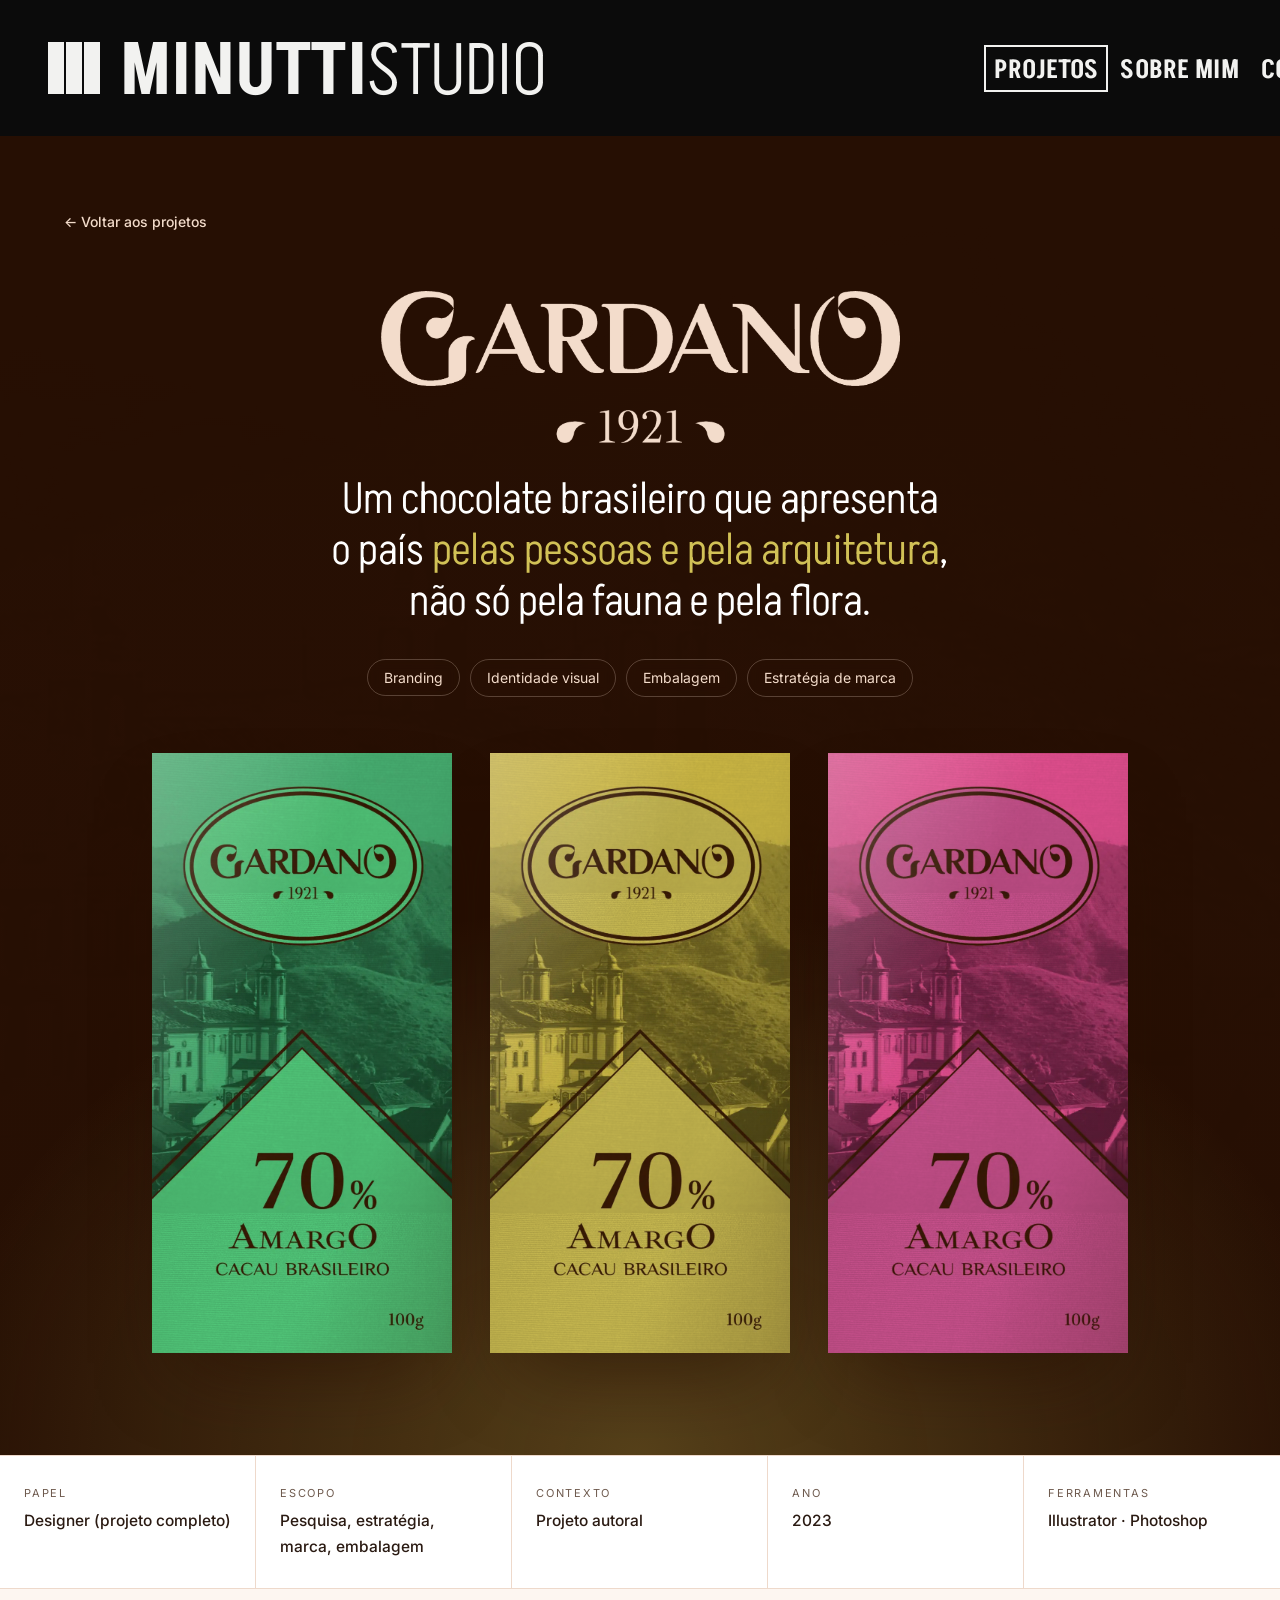
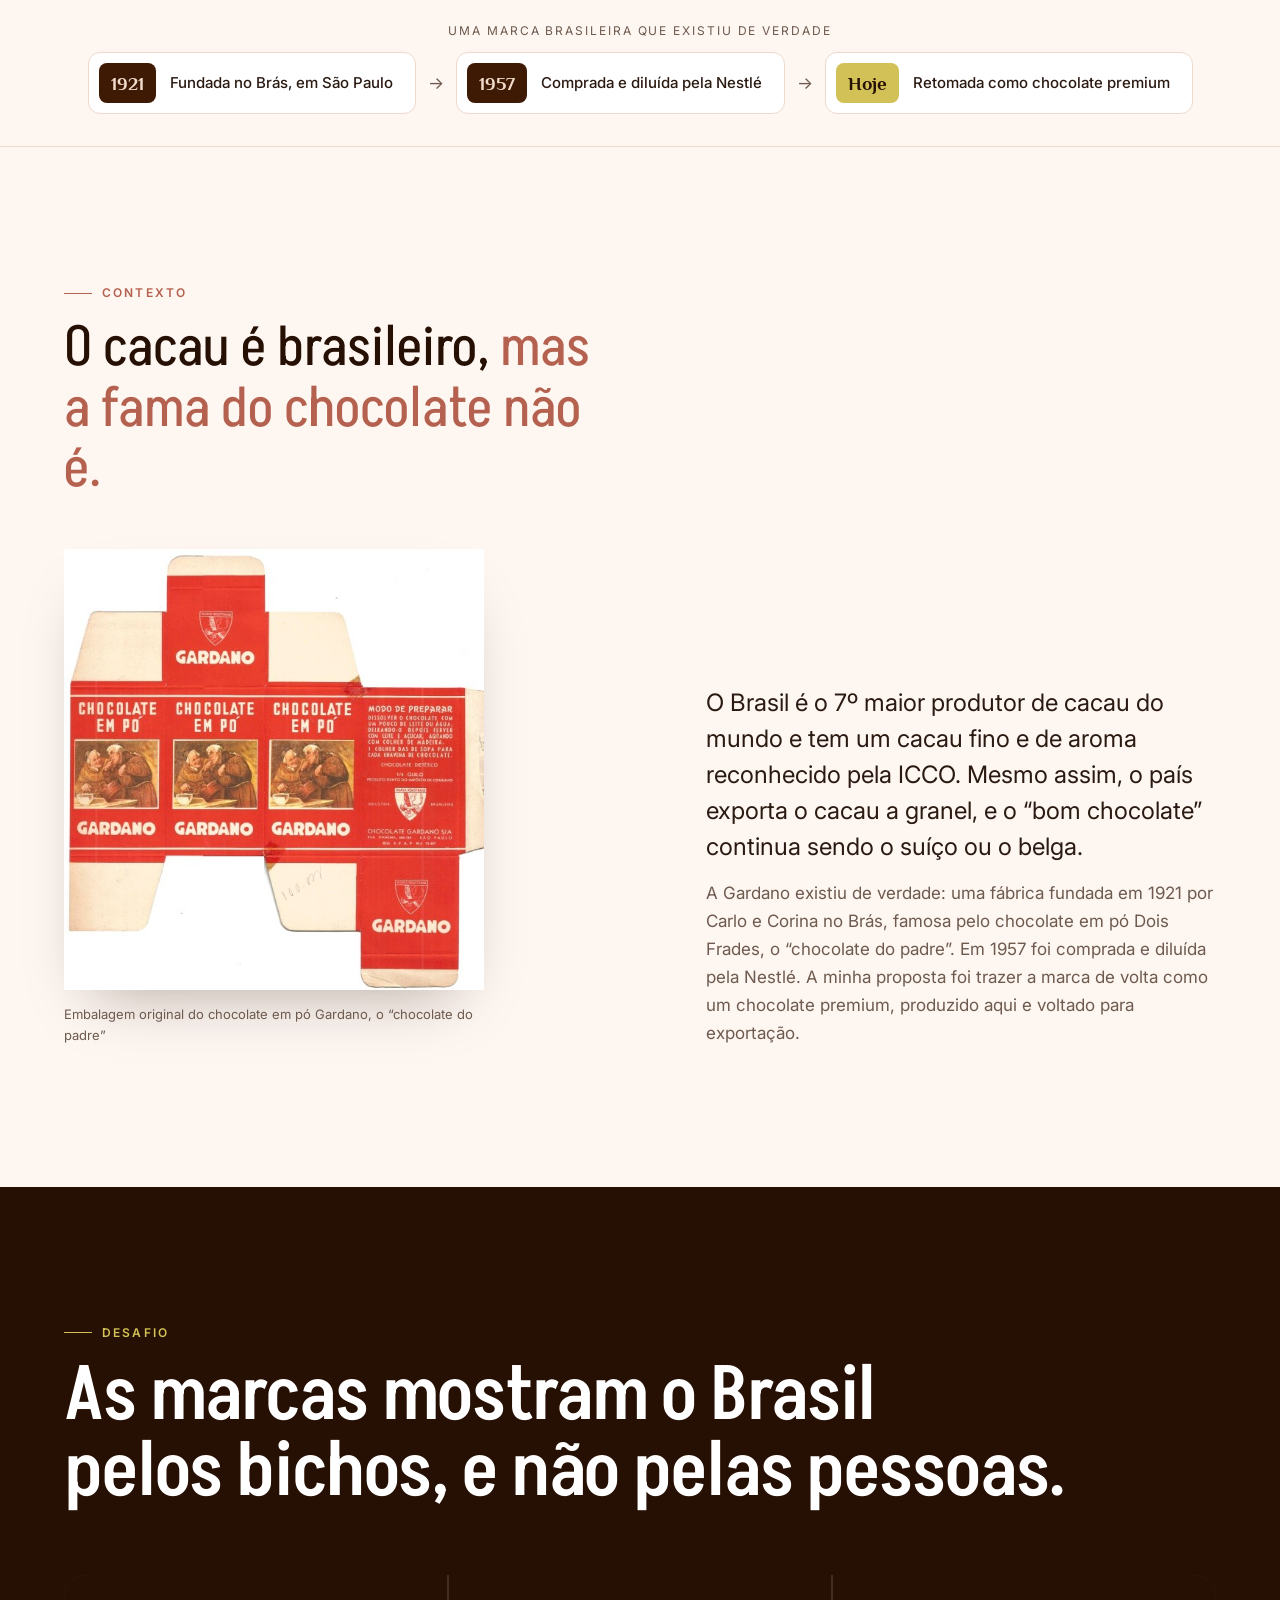
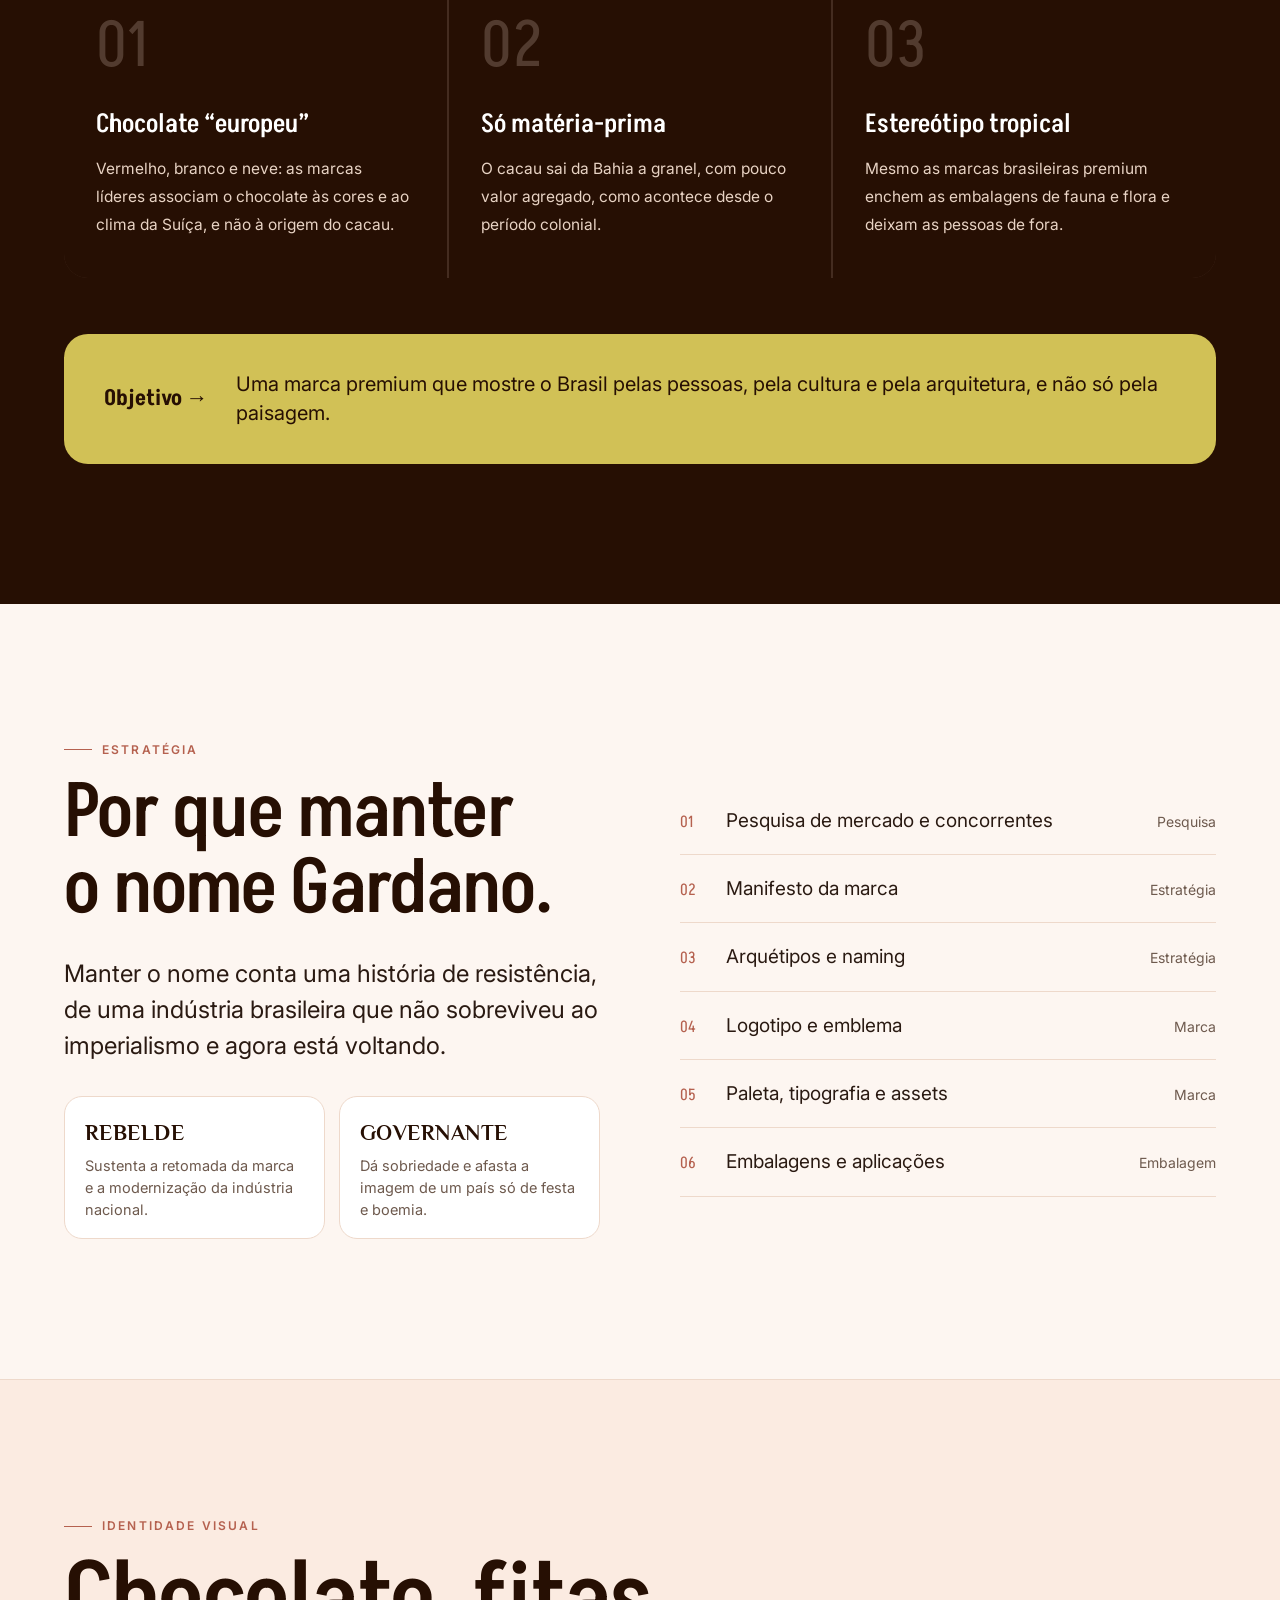
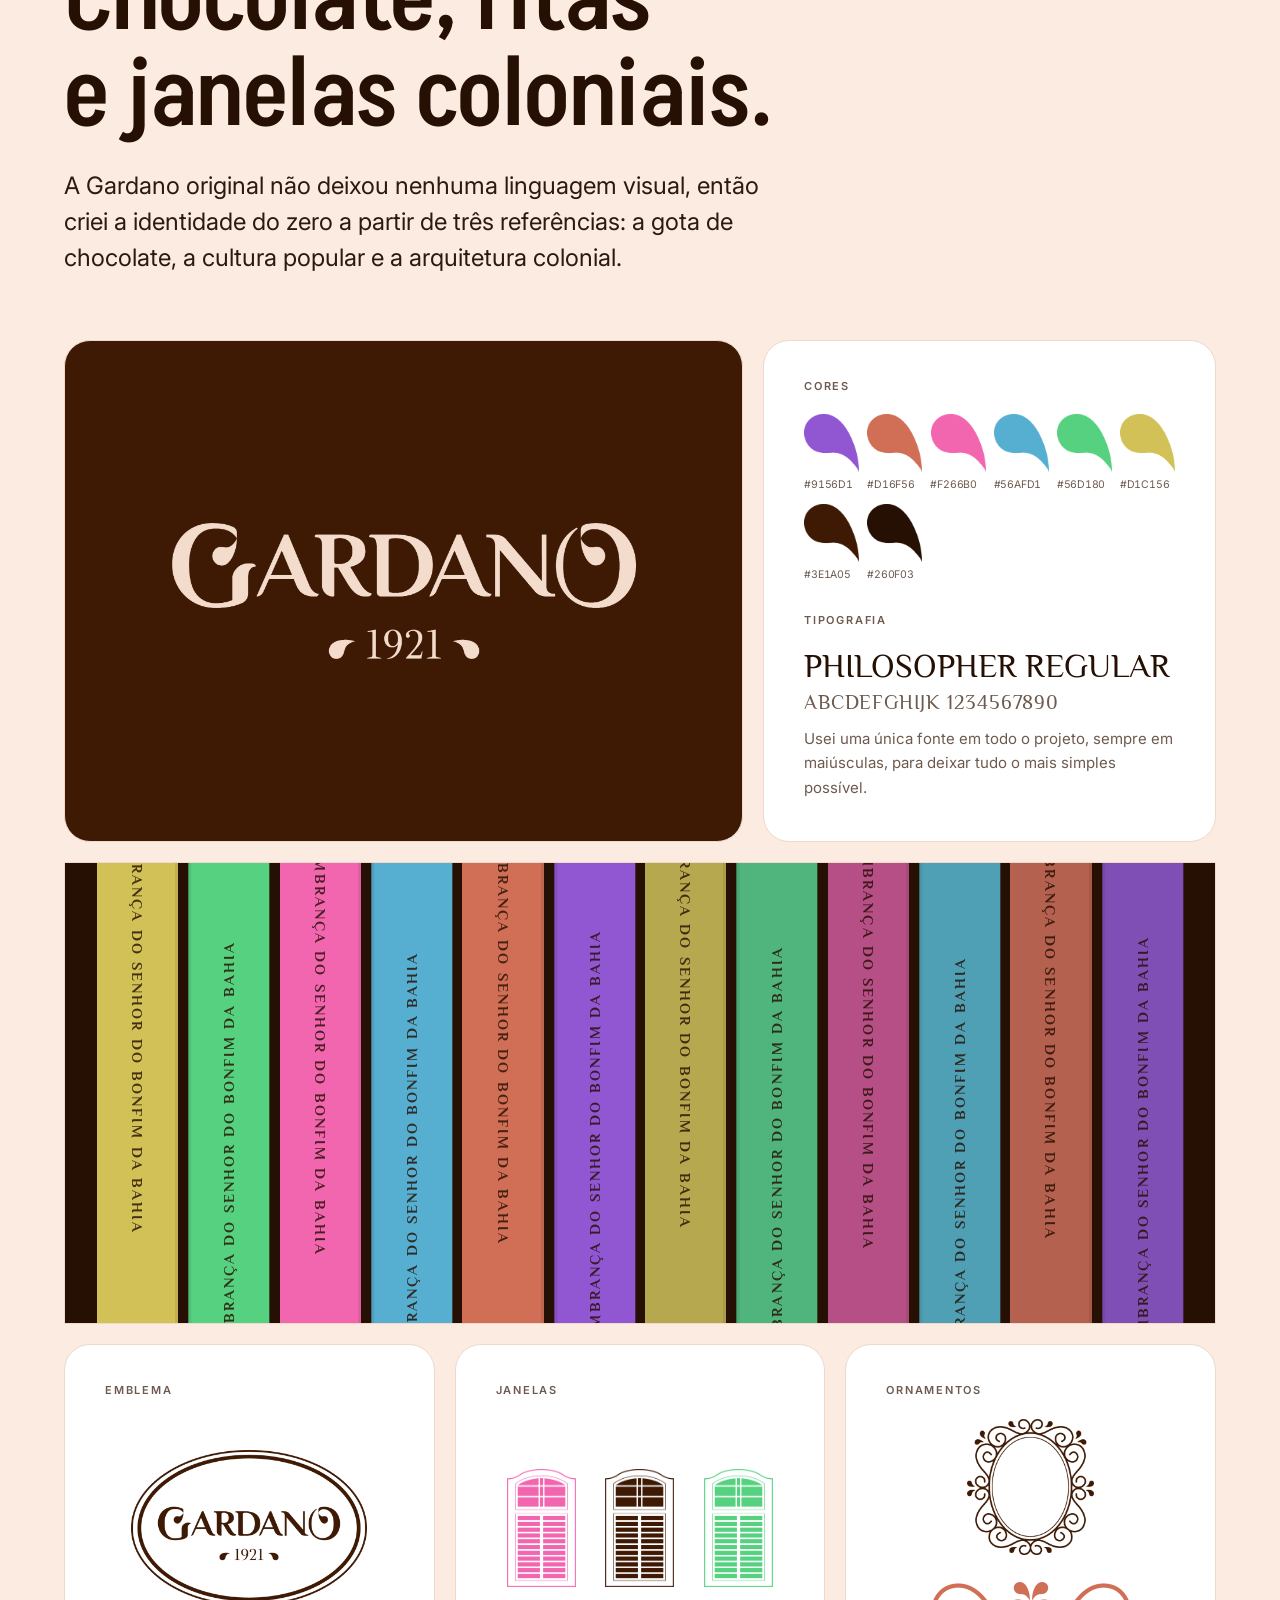
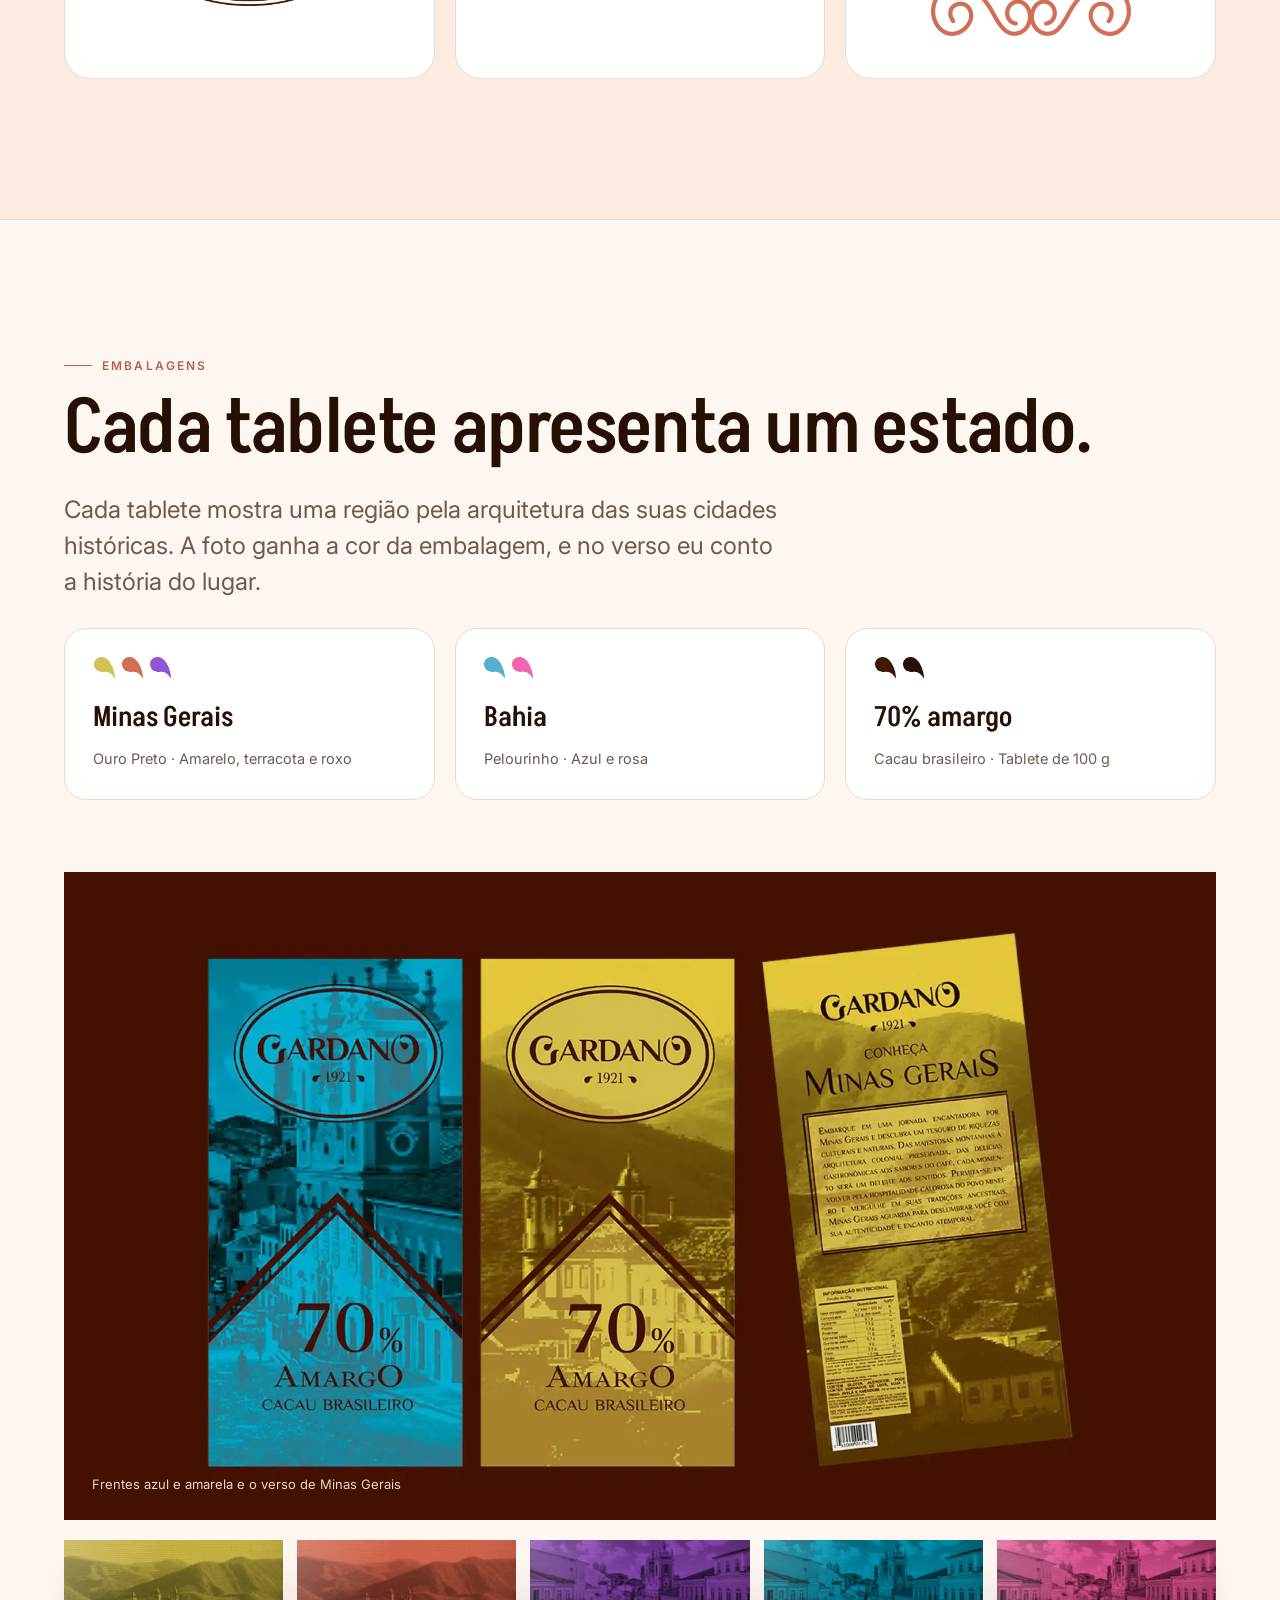
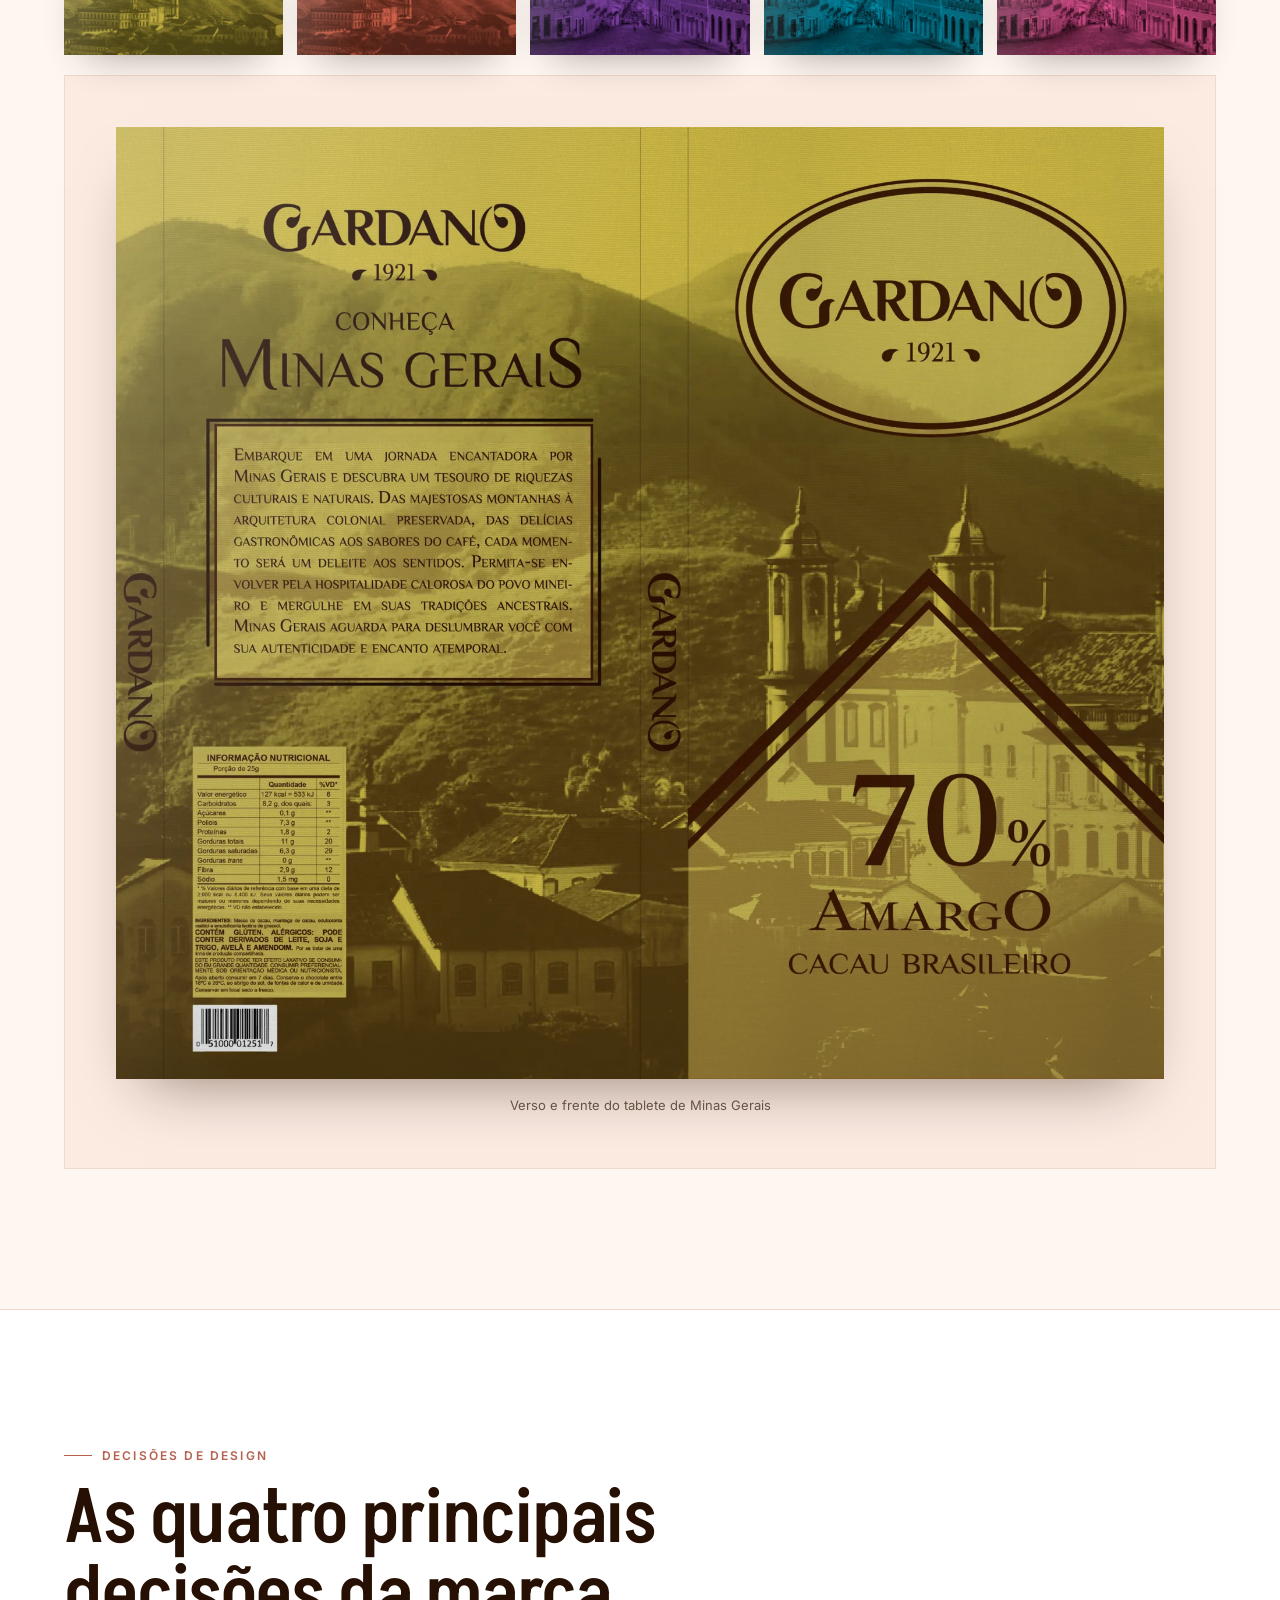
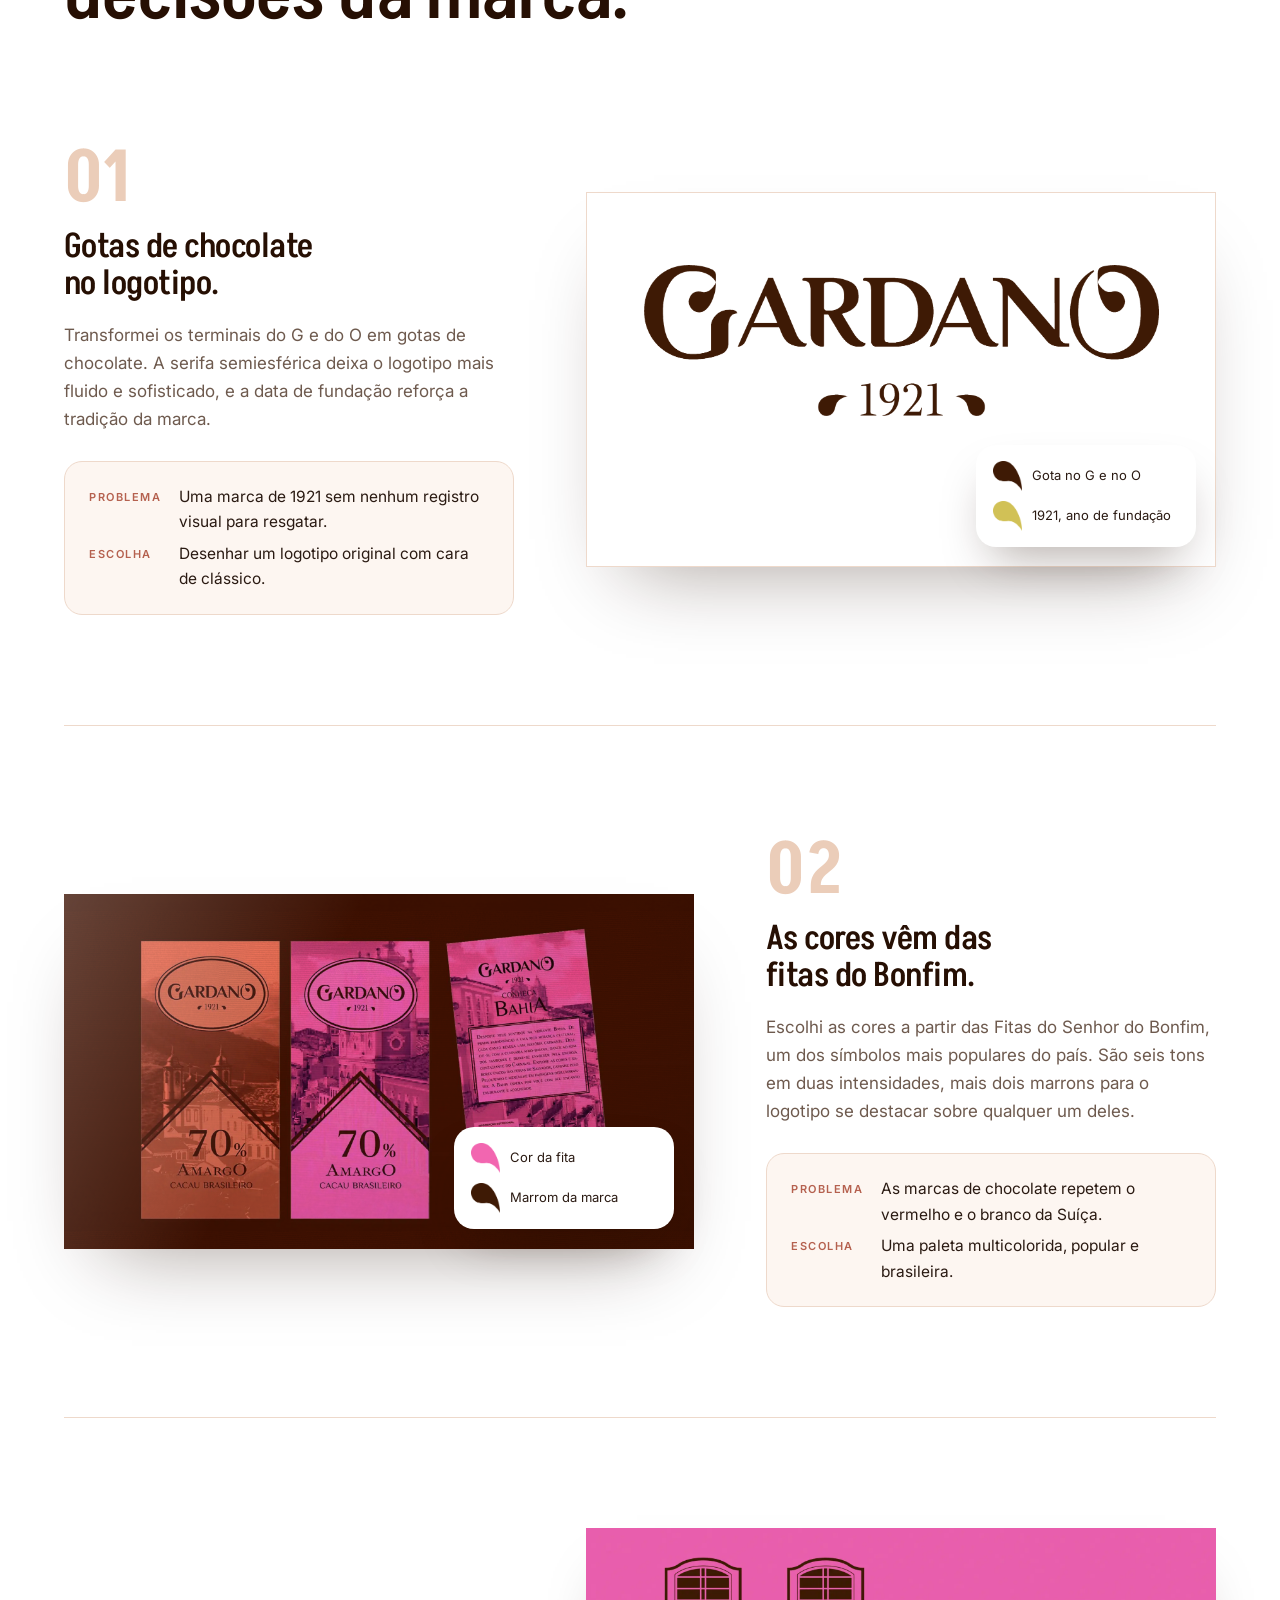
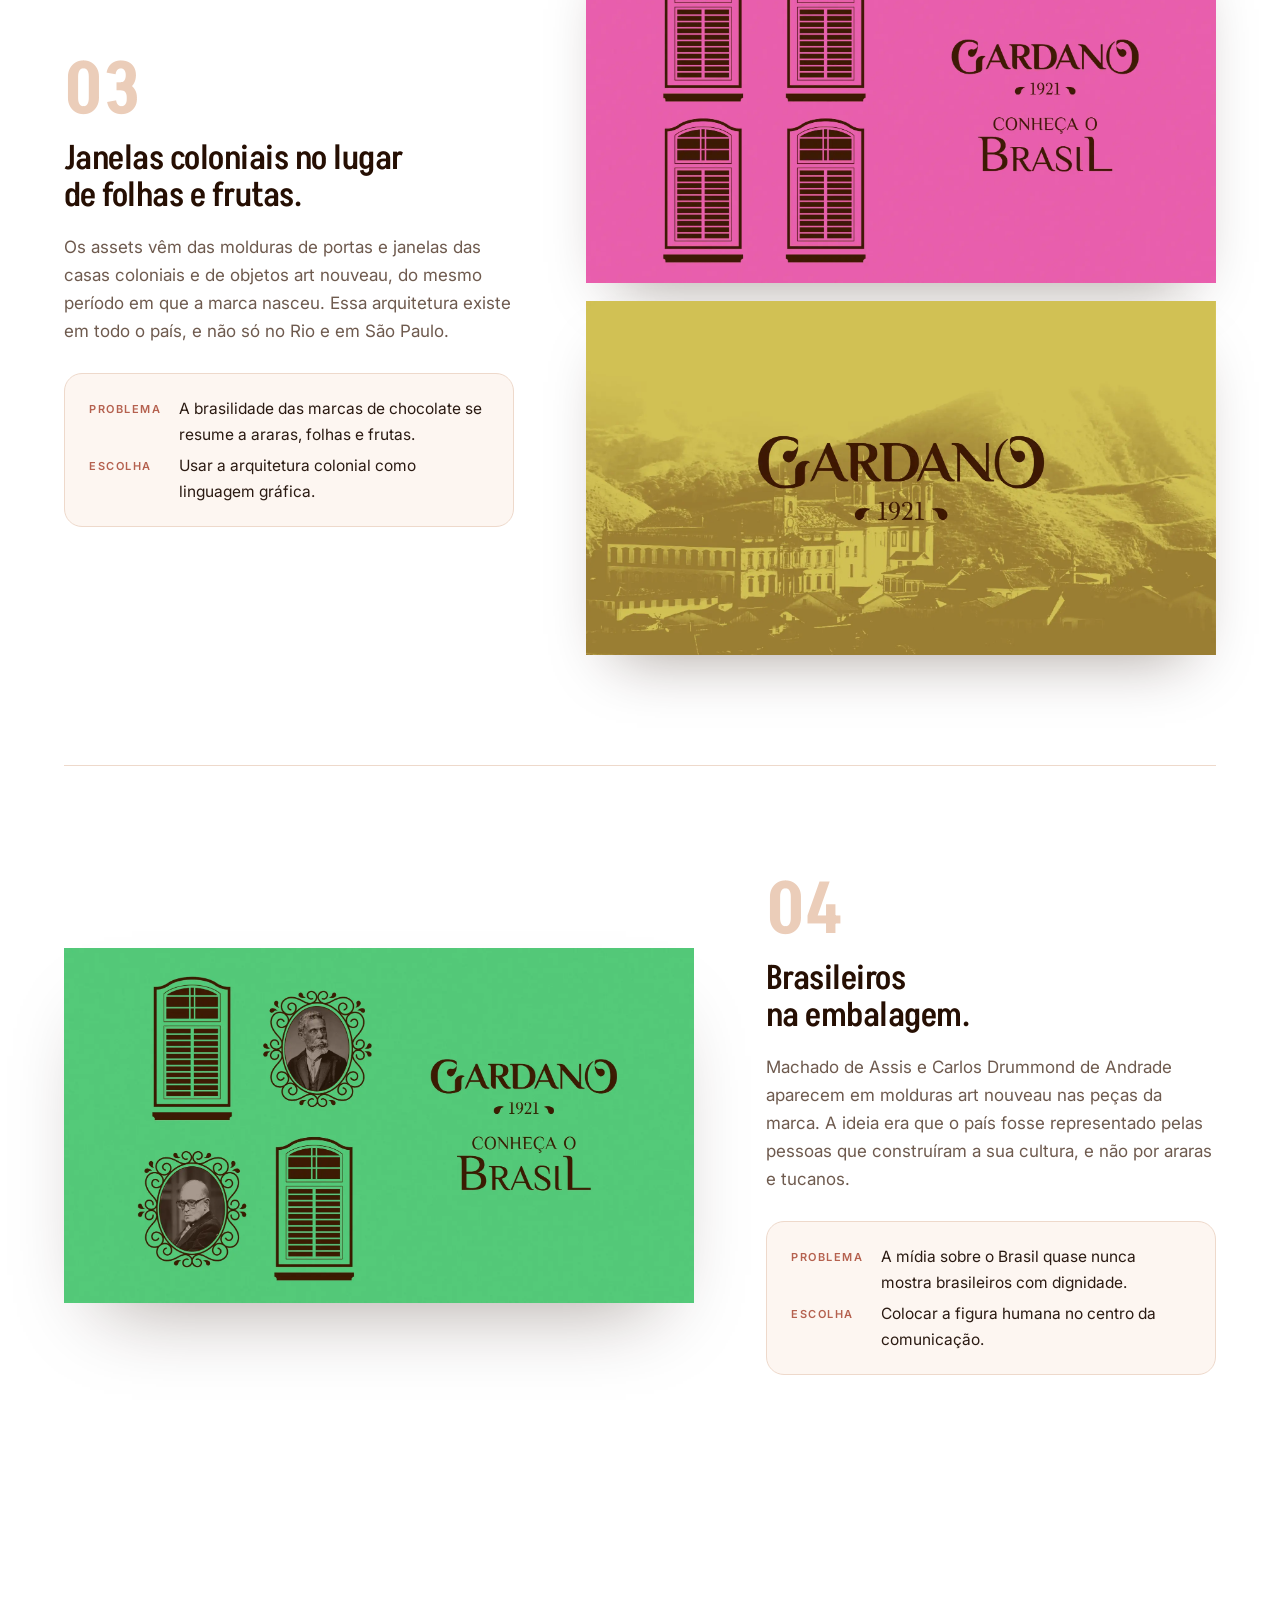
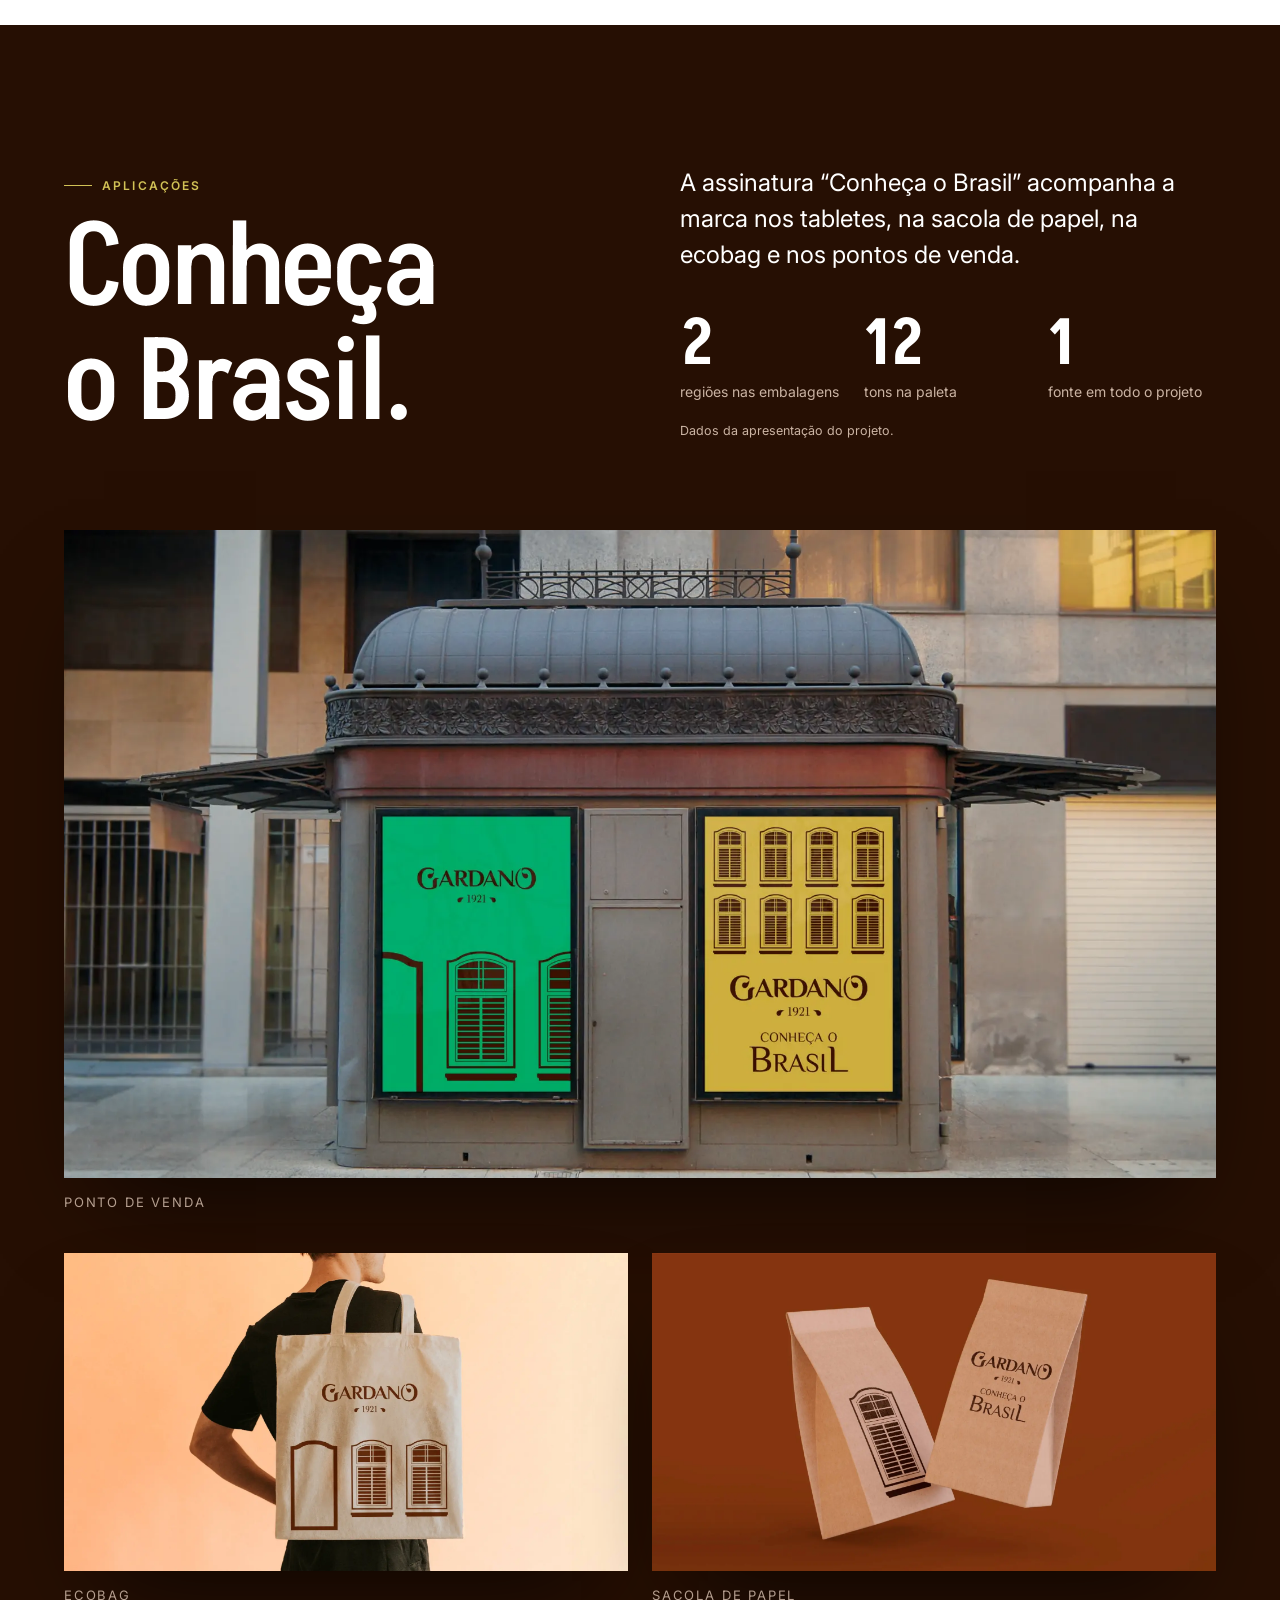
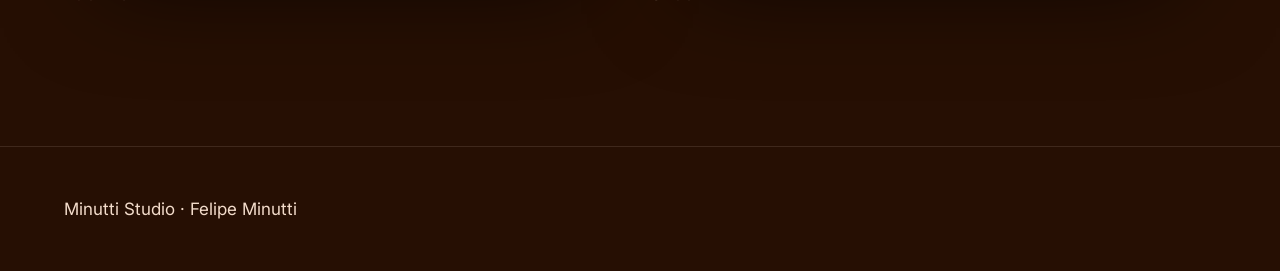
<file: gardano/index.html>
<!DOCTYPE html>
<html lang="pt-BR">
<head>
<meta charset="utf-8">
<meta name="viewport" content="width=device-width, initial-scale=1">
<title>Gardano — Minutti Studio</title>
<link rel="icon" href="../assets/favicon.svg" type="image/svg+xml">
<link rel="preconnect" href="https://fonts.googleapis.com">
<link href="https://fonts.googleapis.com/css2?family=Akshar:wght@300;400;500;600;700&family=Inter:wght@400;500;600&family=Philosopher:wght@400;700&display=swap" rel="stylesheet">
<style>
/* Mesma estrutura dos cases Espaces e Blin. Só os tokens mudam para as cores da Gardano. */
:root{
  --case-accent:var(--green);
  --navy:#260F03; --navy-2:#3E1A05; --lilac:#B5614F; --lilac-2:#F3DCCB; --lilac-soft:#FBEBE1;
  --green:#D1C156; --red:#D16F56; --sun:#D1C156; --bg:#FDF6F1; --text:#2A1A12; --muted:#6E5A4E; --line:#EED9CB;
  --c-roxo:#9156D1; --c-terra:#D16F56; --c-rosa:#F266B0; --c-azul:#56AFD1; --c-verde:#56D180; --c-ouro:#D1C156;
  --max:1200px;
}
*{box-sizing:border-box;margin:0;padding:0}
html{scroll-behavior:smooth}
body{background:var(--bg);color:var(--text);font:400 17px/1.65 Inter,system-ui,sans-serif;-webkit-font-smoothing:antialiased;overflow-x:hidden}
img,video{max-width:100%;display:block}
.wrap{max-width:var(--max);margin:0 auto;padding:0 24px}
h1,h2,h3{font-family:Akshar,sans-serif;line-height:1;letter-spacing:-.015em;color:var(--navy)}
h2{font-size:clamp(40px,6vw,76px);font-weight:500}
h3{font-size:clamp(26px,3vw,34px);font-weight:500;line-height:1.1}
.eyebrow{font:600 12px/1 Inter;letter-spacing:.18em;text-transform:uppercase;color:var(--lilac);margin-bottom:20px;display:flex;align-items:center;gap:10px}
.eyebrow::before{content:"";width:28px;height:1px;background:currentColor}
.lead{font-size:clamp(19px,2.2vw,24px);line-height:1.5;max-width:720px}
.muted{color:var(--muted)}
p+p{margin-top:14px}
section{padding:140px 0}
.dark{background:var(--navy);color:#E8D3C4}
.dark h2,.dark h3{color:#fff}
.dark .eyebrow{color:var(--sun)}

/* ---------- Marca em máscara (recolorível) ---------- */
.mk{display:block;background:currentColor;-webkit-mask:var(--m) center/contain no-repeat;mask:var(--m) center/contain no-repeat}
.mk.logo{--m:url(img/logo.png);aspect-ratio:1600/469}
.mk.emb{--m:url(img/emblema.png);aspect-ratio:1600/1057}
.mk.jan{--m:url(img/janela.png);aspect-ratio:1336/2282}
.mk.mol{--m:url(img/moldura.png);aspect-ratio:1600/1712}
.mk.orn{--m:url(img/ornamento.png);aspect-ratio:1600/432}
.mk.gts{--m:url(img/gotas.png);aspect-ratio:1540/729}
.mk.fri{--m:url(img/friso.png);aspect-ratio:1600/108}

/* ---------- Efeito de papel (o que faltou aplicar nas embalagens) ---------- */
.tex{position:relative;isolation:isolate}
.tex::after{content:"";position:absolute;inset:0;background:url(img/textura.jpg) center/320px;mix-blend-mode:multiply;opacity:.38;pointer-events:none;z-index:2}
.tex::before{content:"";position:absolute;inset:0;background:linear-gradient(115deg,rgba(255,255,255,.22) 0%,rgba(255,255,255,0) 38%,rgba(0,0,0,0) 70%,rgba(38,15,3,.18) 100%);pointer-events:none;z-index:3}

/* ---------- Foto ---------- */
.shot{border-radius:0;overflow:hidden;box-shadow:0 40px 80px -30px rgba(38,15,3,.6);background:#1a0a02}
.shot img,.shot video{width:100%;height:100%;object-fit:cover}

/* ---------- Hero ---------- */
.hero{position:relative;min-height:100vh;background:var(--navy);color:#fff;overflow:hidden;padding:48px 0 0}
.hero::before{content:"";position:absolute;inset:0;background:url(img/mg_base.webp) center 30%/cover;opacity:.16;filter:sepia(.4)}
.hero::after{content:"";position:absolute;inset:0;background:radial-gradient(80% 60% at 50% 100%,rgba(209,193,86,.28),transparent 70%),linear-gradient(180deg,var(--navy) 0%,rgba(38,15,3,.55) 40%,var(--navy) 100%)}
.hero>*{position:relative;z-index:1}
.lockup{color:var(--lilac-2)}
.lockup .mk{width:100%}
.fan{display:flex;justify-content:center;align-items:center;gap:clamp(16px,3vw,40px);margin-top:40px;padding:0 24px clamp(64px,8vw,112px)}
.fan .shot{width:300px;flex:0 1 300px;aspect-ratio:1/2;border-radius:0}  /* três tabletes iguais, retos e lado a lado */


/* ---------- Faixa linha do tempo ---------- */
.stores{background:var(--bg);border-bottom:1px solid var(--line)}
.stores .wrap{display:flex;flex-wrap:wrap;align-items:center;justify-content:center;gap:12px;padding-top:32px;padding-bottom:32px}
.stores small{width:100%;text-align:center;font-size:12px;letter-spacing:.16em;text-transform:uppercase;color:var(--muted)}
.ods{display:inline-flex;align-items:center;gap:14px;padding:10px 22px 10px 10px;border-radius:12px;background:#fff;border:1px solid var(--line);color:var(--text);font-weight:500;font-size:15px}
.ods b{font-family:Philosopher,serif;font-weight:700;font-size:19px;line-height:1;padding:0 12px;height:40px;border-radius:8px;background:var(--navy-2);color:var(--lilac-2);display:grid;place-items:center}
.ods.now b{background:var(--c-ouro);color:var(--navy)}
.stores .arw{color:var(--muted)}

.intro{display:grid;grid-template-columns:1.1fr 1fr;gap:80px;align-items:end}
.big-quote{font-family:Akshar;font-weight:400;font-size:clamp(32px,4.4vw,56px);line-height:1.08;color:var(--navy)}
.big-quote mark{background:none;color:var(--lilac)}
/* embalagem histórica (scan pequeno, 571px): não passa do tamanho real */
.padre{margin-top:48px;max-width:420px}
.padre img{width:100%;height:auto;box-shadow:0 30px 60px -30px rgba(38,15,3,.35)}
.padre figcaption{margin-top:14px;font-size:13px;color:var(--muted)}

/* ---------- Desafio ---------- */
.pains{display:grid;grid-template-columns:repeat(3,1fr);gap:2px;margin-top:64px;background:rgba(243,220,203,.14);border-radius:24px;overflow:hidden}
.pain{background:var(--navy);padding:40px 32px}
.pain .n{font-family:Akshar;font-size:64px;line-height:1;color:rgba(243,220,203,.22);margin-bottom:24px}
.pain b{display:block;font-family:Akshar;font-weight:500;font-size:26px;color:#fff;margin-bottom:8px}
.pain span{font-size:15.5px}
.goal{margin-top:56px;display:flex;gap:28px;align-items:center;padding:36px 40px;border-radius:24px;background:var(--c-ouro);color:var(--navy)}
.goal b{font-family:Akshar;font-size:22px;font-weight:600;white-space:nowrap}
.goal p{font-size:20px;line-height:1.45}

/* ---------- Estratégia ---------- */
.role{display:grid;grid-template-columns:1fr 1fr;gap:80px;align-items:center}
.steps{list-style:none;counter-reset:s}
.steps li{counter-increment:s;display:flex;gap:20px;align-items:baseline;padding:18px 0;border-bottom:1px solid var(--line);font-size:19px}
.steps li::before{content:counter(s,decimal-leading-zero);font-family:Akshar;color:var(--lilac);font-size:16px;min-width:26px}
.steps li span{margin-left:auto;font-size:14px;color:var(--muted)}
.arq{display:grid;grid-template-columns:1fr 1fr;gap:14px;margin-top:32px}
.arq div{border:1px solid var(--line);border-radius:18px;padding:18px 20px;background:#fff}
.arq b{display:block;font-family:Philosopher,serif;font-size:22px;text-transform:uppercase;color:var(--navy);letter-spacing:.02em}
.arq small{display:block;color:var(--muted);font-size:14.5px;line-height:1.5;margin-top:4px}

/* ---------- Embalagens ---------- */
.arch-wrap{margin-top:72px;border-radius:0;overflow:hidden;background:#1a0a02;position:relative}
.arch-wrap img{width:100%;opacity:.98}
.arch-cap{position:absolute;left:28px;bottom:24px;font-size:13px;color:#e9d6c8}
.loop{display:grid;grid-template-columns:repeat(3,1fr);gap:20px;margin-top:28px}
.loop div{background:#fff;border:1px solid var(--line);border-radius:22px;padding:28px;position:relative}
.loop b{font-family:Akshar;font-size:28px;font-weight:500;color:var(--navy);display:block}
.loop small{display:block;margin-top:6px;color:var(--muted);font-size:14.5px}
.loop .dots{display:flex;gap:6px;margin-bottom:16px}
.loop .dots i{width:22px;height:22px;background:var(--c);-webkit-mask:url(img/gota.png) center/contain no-repeat;mask:url(img/gota.png) center/contain no-repeat}
.variants{display:grid;grid-template-columns:repeat(5,1fr);gap:14px;margin-top:20px}
.variants figure{border-radius:0;overflow:hidden;aspect-ratio:1640/860;box-shadow:0 20px 40px -24px rgba(38,15,3,.45)}
.variants img{width:100%;height:100%;object-fit:cover}
.spread{margin-top:20px;border-radius:0;background:var(--lilac-soft);border:1px solid var(--line);padding:clamp(20px,4vw,56px)}
.spread .tex{max-width:none;margin:0 auto;border-radius:0;overflow:hidden;box-shadow:0 30px 60px -30px rgba(38,15,3,.5)}
.spread p{margin-top:16px;font-size:13px;color:var(--muted);text-align:center}

/* ---------- Decisões ---------- */
.dec{display:grid;grid-template-columns:5fr 7fr;gap:72px;align-items:center;padding:110px 0;border-top:1px solid var(--line)}
.dec:first-of-type{border-top:0}
.dec.rev .media{order:-1}
@media (min-width:901px){.dec.rev{grid-template-columns:7fr 5fr}}  /* imagem maior que o texto nas decisões */
.dec .num{font-family:Akshar;font-size:72px;line-height:1;color:#EBCDB9;font-weight:600;margin-bottom:12px}
.dec p{margin-top:18px}
.pc{display:grid;grid-template-columns:auto 1fr;gap:6px 18px;margin-top:28px;padding:22px 24px;border-radius:18px;background:var(--bg);border:1px solid var(--line);font-size:15.5px}
.pc dt{font-size:11px;letter-spacing:.14em;text-transform:uppercase;color:var(--lilac);padding-top:4px;font-weight:600}
.media{position:relative}
.sheet{border-radius:0;overflow:hidden;background:var(--lilac-soft);padding:28px;box-shadow:0 40px 80px -40px rgba(38,15,3,.4)}
.pin-zoom{position:absolute;right:20px;bottom:20px;width:220px;background:#fff;border-radius:20px;padding:16px;box-shadow:0 24px 48px -16px rgba(38,15,3,.35);font-size:13px}
.pin-zoom .pin{display:flex;align-items:center;gap:10px}
.pin-zoom .pin+.pin{margin-top:10px}
.pin-zoom .drop{width:30px;height:30px;flex:none;background:var(--c);-webkit-mask:url(img/gota.png) center/contain no-repeat;mask:url(img/gota.png) center/contain no-repeat}
.stack{display:grid;gap:18px}
.chip-img{border-radius:0;overflow:hidden;box-shadow:0 30px 60px -30px rgba(38,15,3,.4);background:#fff}
.chip-img.tilt{transform:none}
.chip-img.tilt2{transform:none}

/* logo anotado */
.logo-sheet{background:#fff;border:1px solid var(--line);padding:clamp(40px,6vw,72px) clamp(28px,5vw,56px) 150px;color:var(--navy-2)}
.logo-sheet .mk.logo{width:100%}
/* fitas do Bonfim em CSS */
.fitas{display:flex;gap:clamp(4px,.8vw,10px);height:clamp(320px,38vw,460px);padding:0 clamp(12px,3vw,32px);background:var(--navy);align-items:stretch;justify-content:center;overflow:hidden}
.fitas span{flex:1;margin:-40px 0;background:var(--c);writing-mode:vertical-rl;font:700 15px/1 Philosopher,serif;letter-spacing:.14em;text-transform:uppercase;color:rgba(38,15,3,.82);display:flex;align-items:center;justify-content:flex-start;padding:24px 0;white-space:nowrap;overflow:hidden;transform:translateY(var(--y,0));box-shadow:inset -3px 0 0 rgba(0,0,0,.08)}
.fitas span:nth-child(even){transform:translateY(var(--y,0)) rotate(180deg)}

/* ---------- Identidade (seção em destaque) ---------- */
.brand{background:var(--lilac-soft);border-top:1px solid var(--line);border-bottom:1px solid var(--line)}
.brand h2{font-size:clamp(48px,7.5vw,104px)}
.brand .ds{grid-template-columns:1.5fr 1fr}
.brand .tile.logo-t{min-height:clamp(340px,36vw,480px)}
.brand .tile.logo-t .mk.logo{width:min(78%,520px);color:var(--lilac-2)}
@media (max-width:900px){.brand .ds{grid-template-columns:1fr}.brand .tile.logo-t{min-height:260px}.brand .tile{padding:28px}}
.ds{display:grid;grid-template-columns:1.2fr 1fr;gap:20px;margin-top:64px}
.tile{border-radius:26px;padding:40px;background:#fff;border:1px solid var(--line);position:relative;overflow:hidden}
.tile.logo-t{background:var(--navy-2);display:grid;place-items:center;min-height:340px}
.tile h4{font:600 11px/1 Inter;letter-spacing:.16em;text-transform:uppercase;color:var(--muted);margin-bottom:22px}
.sw{display:grid;grid-template-columns:repeat(6,minmax(0,1fr));gap:8px}
.sw i{display:block;aspect-ratio:300/315;background:var(--c);-webkit-mask:url(img/gota.png) center/contain no-repeat;mask:url(img/gota.png) center/contain no-repeat}
.sw small{display:block;font-size:10.5px;color:var(--muted);margin-top:4px;font-variant-numeric:tabular-nums;letter-spacing:-.02em}
.sw.base{grid-template-columns:repeat(6,minmax(0,1fr));margin-top:10px}
.type{font-family:Philosopher,serif;text-transform:uppercase;color:var(--navy);line-height:1.1}
.type b{display:block;font-weight:400;font-size:clamp(26px,2.6vw,34px)}
.type span{display:block;font-size:20px;color:var(--muted);margin-top:6px;letter-spacing:.04em}
.ds-2{display:grid;grid-template-columns:1fr 1fr 1fr;gap:20px;margin-top:20px}
.ds-2 .tile{display:flex;flex-direction:column}
.ds-2 .tile .fill{flex:1;display:grid;place-items:center;min-height:220px}
.film{margin-top:20px;border-radius:0;overflow:hidden;border:1px solid var(--line)}
.janelas{display:flex;gap:10%;justify-content:center;width:100%}
.janelas .mk{width:24%}

/* ---------- Resultado ---------- */
.result{display:grid;grid-template-columns:1fr 1fr;gap:80px;align-items:center}
.stats{display:grid;grid-template-columns:1fr 1fr 1fr;gap:16px;margin-top:40px}
.stat b{display:block;font-family:Akshar;font-weight:600;font-size:clamp(44px,5vw,64px);line-height:1;color:var(--navy)}
.stat span{font-size:14px;color:var(--muted)}
.note{font-size:12.5px;color:var(--muted);margin-top:16px}
.result .shot{width:min(460px,92%);margin:0 auto;aspect-ratio:4/5}
.gal{display:grid;grid-template-columns:1fr 1fr;gap:20px;margin-top:96px}
.gal .shot{border-radius:0;aspect-ratio:16/9;box-shadow:0 30px 60px -30px rgba(38,15,3,.45)}
/* ---------- Aplicações (seção em destaque) ---------- */
.apps{background:var(--navy);color:var(--lilac-2)}
.apps h2{color:#fff;font-size:clamp(56px,9vw,128px)}
.apps .eyebrow{color:var(--c-ouro)}
.apps .lead{color:#fff}
.apps .stat b{color:#fff}
.apps .stat span,.apps .note{color:var(--lilac-2);opacity:.8}
.apps-head{display:grid;grid-template-columns:1fr 1fr;gap:80px;align-items:end}
.apps figure{margin:0}
.apps .shot{aspect-ratio:16/9;border-radius:0;box-shadow:0 50px 100px -40px rgba(0,0,0,.7)}
.apps figcaption{margin-top:14px;font-size:13px;letter-spacing:.14em;text-transform:uppercase;color:var(--lilac-2);opacity:.7}
.app-hero{margin-top:88px!important}
.app-gal{display:grid;grid-template-columns:1fr 1fr;gap:24px;margin-top:40px}
@media (max-width:900px){.apps-head,.app-gal{grid-template-columns:1fr;gap:32px}.app-hero{margin-top:56px!important}.apps .shot{border-radius:0}}

footer{background:var(--navy);color:var(--lilac-2);border-top:1px solid rgba(243,220,203,.12)}
footer .wrap{display:flex;justify-content:space-between;align-items:center;padding:48px 24px}

/* ---------- Header do site (igual ao Espaces) ---------- */
.mh{--h:52px;--hh:136px;position:sticky;top:0;z-index:50;background:#0b0b0b;color:#f2f2f0;font-family:Inter,system-ui,sans-serif}
.mh-wrap{max-width:1440px;margin:0 auto;padding:0 clamp(16px,4vw,48px);height:var(--hh);display:flex;align-items:center;justify-content:space-between;gap:32px}
.mh-logo{display:flex;align-items:center;height:var(--h);color:inherit;text-decoration:none;flex:none}
.mh-mark{position:relative;width:var(--h);height:var(--h);overflow:hidden;flex:none}
.mh-col{position:absolute;top:0;width:30%;height:100%;background:currentColor}
.mh-col.m0{left:0}.mh-col.m1{left:35%}.mh-col.m2{left:70%}
.mh-logo.play .m0{animation:mhc0 2.4s 1 both}.mh-logo.play .m1{animation:mhc1 2.4s 1 both}.mh-logo.play .m2{animation:mhc2 2.4s 1 both}
.mh-word{margin-left:calc(var(--h) * 141 / 360);height:var(--h);overflow:visible;flex:none}
@keyframes mhc0{0%,1.19%,15.73%,16.91%,29.69%,30.87%,45.41%,46.6%{transform:translateY(0);animation-timing-function:cubic-bezier(.45,0,.2,1)}57.88%,59.06%{transform:translateY(-28.74%);animation-timing-function:cubic-bezier(.45,0,.2,1)}68.55%,69.73%{transform:translateY(-61.81%);animation-timing-function:cubic-bezier(.45,0,.2,1)}84.27%,85.46%{transform:translateY(-114.17%);animation-timing-function:cubic-bezier(.45,0,.2,1)}100%{transform:translateY(0)}}
@keyframes mhc1{0%,1.19%{transform:translateY(0);animation-timing-function:cubic-bezier(.45,0,.2,1)}15.73%,16.91%{transform:translateY(114.17%);animation-timing-function:cubic-bezier(.45,0,.2,1)}29.69%,30.87%{transform:translateY(28.35%);animation-timing-function:cubic-bezier(.45,0,.2,1)}45.41%,46.6%{transform:translateY(61.42%);animation-timing-function:cubic-bezier(.45,0,.2,1)}57.88%,59.06%,68.55%,69.73%{transform:translateY(0);animation-timing-function:cubic-bezier(.45,0,.2,1)}84.27%,85.46%{transform:translateY(114.17%);animation-timing-function:cubic-bezier(.45,0,.2,1)}100%{transform:translateY(0)}}
@keyframes mhc2{0%,1.19%{transform:translateY(0);animation-timing-function:cubic-bezier(.45,0,.2,1)}15.73%,16.91%,29.69%,30.87%{transform:translateY(-114.17%);animation-timing-function:cubic-bezier(.45,0,.2,1)}45.41%,46.6%{transform:translateY(0);animation-timing-function:cubic-bezier(.45,0,.2,1)}57.88%,59.06%{transform:translateY(-61.81%);animation-timing-function:cubic-bezier(.45,0,.2,1)}68.55%,69.73%{transform:translateY(-28.74%);animation-timing-function:cubic-bezier(.45,0,.2,1)}84.27%,85.46%{transform:translateY(0);animation-timing-function:cubic-bezier(.45,0,.2,1)}100%{transform:translateY(0)}}
.mh-nav{display:flex;align-items:center;gap:clamp(8px,1vw,14px);flex:none}
.mh-links{display:flex;gap:2px;list-style:none;margin:0;padding:0;white-space:nowrap}
.mh-links a{display:block;color:inherit;text-decoration:none;font:600 26px/1 Akshar,'Arial Narrow',sans-serif;text-transform:uppercase;letter-spacing:.01em;padding:10px 8px 7px;border:2px solid transparent}
.mh-links a[aria-current="page"]{border-color:#f2f2f0}
.mh-social{display:flex;gap:10px;list-style:none;margin:0;padding:0}
.mh-social a{display:grid;place-items:center;width:44px;height:44px;border-radius:50%;background:#f2f2f0;color:#0b0b0b}
.mh-social svg{width:19px;height:19px;fill:currentColor}
.mh-btn{display:none;width:44px;height:44px;border:0;background:none;padding:10px;margin-right:-10px;cursor:pointer;color:inherit}
.mh-btn span{display:block;height:2px;background:currentColor;margin:6px 0;transition:transform .3s,opacity .2s}
.mh.open .mh-btn span:nth-child(1){transform:translateY(8px) rotate(45deg)}
.mh.open .mh-btn span:nth-child(2){opacity:0}
.mh.open .mh-btn span:nth-child(3){transform:translateY(-8px) rotate(-45deg)}
@media (max-width:1100px){.mh-btn{display:block;flex:none}.mh-nav{position:fixed;inset:var(--hh) 0 auto 0;height:calc(100dvh - var(--hh));background:#0b0b0b;flex-direction:column;align-items:flex-start;justify-content:space-between;gap:40px;padding:32px clamp(16px,4vw,48px) 40px;opacity:0;visibility:hidden;transform:translateY(-8px);transition:opacity .25s,transform .25s,visibility 0s .25s}.mh.open .mh-nav{opacity:1;visibility:visible;transform:none;transition:opacity .25s,transform .25s}.mh-links{flex-direction:column;gap:8px;margin-left:-14px}.mh-links a{font-size:clamp(40px,11vw,64px);line-height:1.05;padding:10px 14px 4px;border-width:3px}.mh-social a{width:48px;height:48px}}
@media (max-width:900px){.mh{--h:40px;--hh:100px}}
@media (max-width:640px){.mh{--h:min(30px,7vw);--hh:76px}.mh-wrap{gap:16px}}
body.mh-lock{overflow:hidden}
.mh{transition:transform .35s cubic-bezier(.2,.7,.2,1)}
.mh.hide{transform:translateY(-100%)}
@media (prefers-reduced-motion:reduce){.mh{transition:none}}

.rv{opacity:0;transform:translateY(40px);transition:opacity .9s ease,transform .9s cubic-bezier(.2,.8,.2,1)}
.rv.in{opacity:1;transform:none}
@media (prefers-reduced-motion:reduce){.rv{opacity:1;transform:none;transition:none}}

@media (max-width:900px){
  section{padding:88px 0}
  .intro,.role,.dec,.result,.ds{grid-template-columns:1fr;gap:48px}
  .dec.rev .media{order:0}
  .pains,.loop,.ds-2,.gal{grid-template-columns:1fr}
  .variants{grid-template-columns:1fr 1fr}
  .variants figure:last-child{grid-column:1/-1;width:50%;justify-self:center}
  .fan{gap:10px;padding:0 16px 40px}
  .goal{flex-direction:column;align-items:flex-start;gap:8px}
  .pin-zoom{right:12px;bottom:12px;width:190px}
  .chip-img.tilt,.chip-img.tilt2{transform:none}
  footer .wrap{flex-direction:column;gap:16px}
  .arch-cap{display:none}
  .stats{grid-template-columns:1fr 1fr 1fr}
  .stores .arw{display:none}
  .fitas{gap:5px}.fitas span{font-size:12px}
  .arq{grid-template-columns:1fr}
  .gal{margin-top:56px}
}
</style>
<link rel="stylesheet" href="../assets/case.css">
</head>
<body>

<header class="mh" id="mh">
  <div class="mh-wrap">
    <a class="mh-logo" href="../index.html#/" aria-label="MINUTTI STUDIO — projetos">
      <span class="mh-mark" aria-hidden="true"><i class="mh-col m0"></i><i class="mh-col m1"></i><i class="mh-col m2"></i></span>
      <svg class="mh-word" viewBox="0 0 2960.71875 360" width="246.7265625" height="30" aria-hidden="true"><text x="0" y="360" font-family="Akshar, 'Arial Narrow', sans-serif" font-size="503.4965034965035" fill="currentColor"><tspan font-weight="600">MINUTTI</tspan><tspan font-weight="300">STUDIO</tspan></text></svg>
    </a>
    <button class="mh-btn" type="button" aria-label="Abrir menu" aria-expanded="false" aria-controls="mh-nav"><span></span><span></span><span></span></button>
    <nav class="mh-nav" id="mh-nav" aria-label="Principal">
      <ul class="mh-links">
        <li><a href="../index.html#/" aria-current="page">Projetos</a></li>
        <li><a href="../index.html#/sobre">Sobre mim</a></li>
        <li><a href="../index.html#/contato">Contato</a></li>
      </ul>
      <ul class="mh-social">
        <li><a href="https://www.linkedin.com/in/felipeminuttiteixeira/" target="_blank" rel="noopener noreferrer" aria-label="LinkedIn"><svg viewBox="0 0 24 24" aria-hidden="true"><path d="M4.98 3.5a2.5 2.5 0 1 1 0 5 2.5 2.5 0 0 1 0-5zM3 9.75h4V21H3zM9.5 9.75h3.8v1.6h.06c.53-.95 1.83-1.95 3.770-1.95 4.03 0 4.77 2.5 4.77 5.76V21h-4v-5.2c0-1.24-.02-2.84-1.8-2.84-1.8 0-2.07 1.36-2.07 2.750V21h-4z"/></svg></a></li>
        <li><a href="https://www.behance.net/felipeminutti" target="_blank" rel="noopener noreferrer" aria-label="Behance"><svg viewBox="0 0 24 24" aria-hidden="true"><path d="M8.2 11.4c.9-.43 1.5-1.2 1.5-2.4C9.7 6.6 7.9 6 5.8 6H0v12h6c2.2 0 4.3-1.06 4.3-3.5 0-1.5-.72-2.6-2.1-3.1zM2.7 8.1h2.6c1 0 1.9.28 1.9 1.420 0 1.06-.7 1.48-1.7 1.48H2.7zm2.9 7.8H2.7v-3.3h3c1.2 0 2 .52 2 1.8 0 1.27-.92 1.5-2.1 1.5zM18.8 9.3c-2.9 0-4.9 2.2-4.9 5 0 2.95 1.86 4.97 4.9 4.97 2.3 0 3.8-1.04 4.5-3.25h-2.3c-.25.82-1.3 1.26-2.1 1.26-1.56 0-2.38-.92-2.38-2.470h6.9c.1-3.1-1.6-5.5-4.6-5.5zm-2.3 4.06c.08-1.3.95-2.1 2.24-2.1 1.36 0 2.04.8 2.16 2.1zM15.9 6.9h5.6v1.4h-5.6z"/></svg></a></li>
        <li><a href="https://github.com/felipeminutti" target="_blank" rel="noopener noreferrer" aria-label="GitHub"><svg viewBox="0 0 24 24" aria-hidden="true"><path d="M12 .5C5.65.5.5 5.65.5 12c0 5.08 3.29 9.39 7.86 10.91.58.1.79-.25.79-.56v-1.970c-3.2.7-3.87-1.54-3.87-1.54-.52-1.33-1.28-1.68-1.28-1.68-1.05-.72.08-.7.08-.7 1.16.08 1.77 1.19 1.77 1.19 1.03 1.77 2.7 1.26 3.36.96.1-.75.4-1.26.73-1.55-2.550-.29-5.24-1.28-5.24-5.68 0-1.26.45-2.28 1.19-3.09-.12-.29-.52-1.46.11-3.05 0 0 .97-.31 3.17 1.18a11 11 0 0 1 5.77 0c2.2-1.49 3.17-1.18 3.17-1.18.63 1.59.23 2.76.11 3.050.74.81 1.19 1.83 1.19 3.09 0 4.41-2.69 5.38-5.26 5.67.41.36.78 1.06.78 2.14v3.17c0 .31.21.67.8.56A11.5 11.5 0 0 0 23.5 12C23.5 5.65 18.35.5 12 .5z"/></svg></a></li>
      </ul>
    </nav>
  </div>
</header>

<!-- ················· HERO ················· -->
<header class="hero hero--dark">
  <div class="wrap"><a class="back-top" href="../index.html#/">← Voltar aos projetos</a></div>
  <div class="wrap hero-head">
    <h1 class="lockup case-logo rv"><span class="mk logo" role="img" aria-label="Gardano 1921"></span></h1>
    <p class="case-sub rv">Um chocolate brasileiro que apresenta o país <em>pelas pessoas e pela arquitetura</em>, não só pela fauna e pela flora.</p>
    <div class="tags rv">
      <span>Branding</span><span>Identidade visual</span><span>Embalagem</span><span>Estratégia de marca</span>
    </div>
  </div>
  <div class="fan">
    <div class="shot p1 tex"><img src="img/pack_verde.webp" alt="Tablete Gardano verde, 70% amargo"></div>
    <div class="shot p2 tex"><img src="img/pack_mg_amarelo.webp" alt="Tablete Gardano amarelo com Ouro Preto ao fundo"></div>
    <div class="shot p3 tex"><img src="img/pack_rosa.webp" alt="Tablete Gardano rosa, 70% amargo"></div>
  </div>
</header>

<dl class="meta">
  <div><dt>Papel</dt><dd>Designer (projeto completo)</dd></div>
  <div><dt>Escopo</dt><dd>Pesquisa, estratégia, marca, embalagem</dd></div>
  <div><dt>Contexto</dt><dd>Projeto autoral</dd></div>
  <div><dt>Ano</dt><dd>2023</dd></div>
  <div><dt>Ferramentas</dt><dd>Illustrator · Photoshop</dd></div>
</dl>

<div class="stores">
  <div class="wrap">
    <small>Uma marca brasileira que existiu de verdade</small>
    <span class="ods"><b>1921</b>Fundada no Brás, em São Paulo</span>
    <span class="arw">→</span>
    <span class="ods"><b>1957</b>Comprada e diluída pela Nestlé</span>
    <span class="arw">→</span>
    <span class="ods now"><b>Hoje</b>Retomada como chocolate premium</span>
  </div>
</div>

<!-- ················· CONTEXTO ················· -->
<section>
  <div class="wrap intro">
    <div class="rv">
      <p class="eyebrow">Contexto</p>
      <p class="big-quote">O cacau é brasileiro, <mark>mas a fama do chocolate não é.</mark></p>
      <figure class="padre">
        <img src="img/chocolate_do_padre.jpg" alt="Embalagem planificada do chocolate em pó Gardano, com a ilustração de dois frades tomando chocolate" width="571" height="600" loading="lazy">
        <figcaption>Embalagem original do chocolate em pó Gardano, o “chocolate do padre”</figcaption>
      </figure>
    </div>
    <div class="rv">
      <p class="lead">O Brasil é o 7º maior produtor de cacau do mundo e tem um cacau fino e de aroma reconhecido pela ICCO. Mesmo assim, o país exporta o cacau a granel, e o “bom chocolate” continua sendo o suíço ou o belga.</p>
      <p class="muted">A Gardano existiu de verdade: uma fábrica fundada em 1921 por Carlo e Corina no Brás, famosa pelo chocolate em pó Dois Frades, o “chocolate do padre”. Em 1957 foi comprada e diluída pela Nestlé. A minha proposta foi trazer a marca de volta como um chocolate premium, produzido aqui e voltado para exportação.</p>
    </div>
  </div>
</section>

<!-- ················· DESAFIO ················· -->
<section class="dark">
  <div class="wrap">
    <p class="eyebrow">Desafio</p>
    <h2 class="rv">As marcas mostram o Brasil<br>pelos bichos, e não pelas pessoas.</h2>
    <div class="pains rv">
      <div class="pain"><div class="n">01</div><b>Chocolate “europeu”</b><span>Vermelho, branco e neve: as marcas líderes associam o chocolate às cores e ao clima da Suíça, e não à origem do cacau.</span></div>
      <div class="pain"><div class="n">02</div><b>Só matéria-prima</b><span>O cacau sai da Bahia a granel, com pouco valor agregado, como acontece desde o período colonial.</span></div>
      <div class="pain"><div class="n">03</div><b>Estereótipo tropical</b><span>Mesmo as marcas brasileiras premium enchem as embalagens de fauna e flora e deixam as pessoas de fora.</span></div>
    </div>
    <div class="goal rv">
      <b>Objetivo →</b>
      <p>Uma marca premium que mostre o Brasil pelas pessoas, pela cultura e pela arquitetura, e não só pela paisagem.</p>
    </div>
  </div>
</section>

<!-- ················· ESTRATÉGIA ················· -->
<section>
  <div class="wrap role">
    <div class="rv">
      <p class="eyebrow">Estratégia</p>
      <h2>Por que manter<br>o nome Gardano.</h2>
      <p class="lead" style="margin-top:28px">Manter o nome conta uma história de resistência, de uma indústria brasileira que não sobreviveu ao imperialismo e agora está voltando.</p>
      <div class="arq">
        <div><b>Rebelde</b><small>Sustenta a retomada da marca e a modernização da indústria nacional.</small></div>
        <div><b>Governante</b><small>Dá sobriedade e afasta a imagem de um país só de festa e boemia.</small></div>
      </div>
    </div>
    <ol class="steps rv">
      <li>Pesquisa de mercado e concorrentes <span>Pesquisa</span></li>
      <li>Manifesto da marca <span>Estratégia</span></li>
      <li>Arquétipos e naming <span>Estratégia</span></li>
      <li>Logotipo e emblema <span>Marca</span></li>
      <li>Paleta, tipografia e assets <span>Marca</span></li>
      <li>Embalagens e aplicações <span>Embalagem</span></li>
    </ol>
  </div>
</section>

<!-- ················· IDENTIDADE ················· -->
<section class="brand">
  <div class="wrap">
    <p class="eyebrow">Identidade visual</p>
    <h2 class="rv">Chocolate, fitas<br>e janelas coloniais.</h2>
    <p class="lead rv" style="margin-top:24px">A Gardano original não deixou nenhuma linguagem visual, então criei a identidade do zero a partir de três referências: a gota de chocolate, a cultura popular e a arquitetura colonial.</p>
    <div class="ds rv">
      <div class="tile logo-t"><span class="mk logo" role="img" aria-label="Logotipo Gardano 1921"></span></div>
      <div class="tile">
        <h4>Cores</h4>
        <div class="sw">
          <div><i style="--c:#9156D1"></i><small>#9156D1</small></div>
          <div><i style="--c:#D16F56"></i><small>#D16F56</small></div>
          <div><i style="--c:#F266B0"></i><small>#F266B0</small></div>
          <div><i style="--c:#56AFD1"></i><small>#56AFD1</small></div>
          <div><i style="--c:#56D180"></i><small>#56D180</small></div>
          <div><i style="--c:#D1C156"></i><small>#D1C156</small></div>
        </div>
        <div class="sw base">
          <div><i style="--c:#3E1A05"></i><small>#3E1A05</small></div>
          <div><i style="--c:#260F03"></i><small>#260F03</small></div>
        </div>
        <h4 style="margin-top:32px">Tipografia</h4>
        <div class="type"><b>Philosopher Regular</b><span>Abcdefghijk 1234567890</span></div>
        <p class="muted" style="font-size:15px;margin-top:14px">Usei uma única fonte em todo o projeto, sempre em maiúsculas, para deixar tudo o mais simples possível.</p>
      </div>
    </div>
    <div class="film rv">
      <div class="fitas" aria-label="Fitas do Senhor do Bonfim nas cores da paleta">
        <span style="--c:#D1C156;--y:-6%">Lembrança do Senhor do Bonfim da Bahia</span>
        <span style="--c:#56D180;--y:4%">Lembrança do Senhor do Bonfim da Bahia</span>
        <span style="--c:#F266B0;--y:-2%">Lembrança do Senhor do Bonfim da Bahia</span>
        <span style="--c:#56AFD1;--y:6%">Lembrança do Senhor do Bonfim da Bahia</span>
        <span style="--c:#D16F56;--y:-4%">Lembrança do Senhor do Bonfim da Bahia</span>
        <span style="--c:#9156D1;--y:2%">Lembrança do Senhor do Bonfim da Bahia</span>
        <span style="--c:#B5A84F;--y:-7%">Lembrança do Senhor do Bonfim da Bahia</span>
        <span style="--c:#4FB57C;--y:5%">Lembrança do Senhor do Bonfim da Bahia</span>
        <span style="--c:#B54F85;--y:-3%">Lembrança do Senhor do Bonfim da Bahia</span>
        <span style="--c:#4FA0B5;--y:7%">Lembrança do Senhor do Bonfim da Bahia</span>
        <span style="--c:#B5614F;--y:-5%">Lembrança do Senhor do Bonfim da Bahia</span>
        <span style="--c:#804FB5;--y:3%">Lembrança do Senhor do Bonfim da Bahia</span>
      </div>
    </div>
    <div class="ds-2 rv">
      <div class="tile"><h4>Emblema</h4><div class="fill"><span class="mk emb" role="img" aria-label="Emblema oval da Gardano" style="width:82%;color:var(--navy-2)"></span></div></div>
      <div class="tile"><h4>Janelas</h4><div class="fill"><div class="janelas"><span class="mk jan" style="color:var(--c-rosa)"></span><span class="mk jan" style="color:var(--navy-2)"></span><span class="mk jan" style="color:var(--c-verde)"></span></div></div></div>
      <div class="tile"><h4>Ornamentos</h4><div class="fill" style="gap:24px"><span class="mk mol" role="img" aria-label="Moldura art nouveau" style="width:44%;color:var(--navy-2)"></span><span class="mk orn" role="img" aria-label="Ornamento com gotas" style="width:70%;color:var(--c-terra)"></span></div></div>
    </div>
  </div>
</section>

<!-- ················· EMBALAGENS ················· -->
<section>
  <div class="wrap">
    <p class="eyebrow">Embalagens</p>
    <h2 class="rv">Cada tablete apresenta um estado.</h2>
    <p class="lead muted rv" style="margin-top:24px">Cada tablete mostra uma região pela arquitetura das suas cidades históricas. A foto ganha a cor da embalagem, e no verso eu conto a história do lugar.</p>
    <div class="loop rv">
      <div><span class="dots"><i style="--c:var(--c-ouro)"></i><i style="--c:var(--c-terra)"></i><i style="--c:var(--c-roxo)"></i></span><b>Minas Gerais</b><small>Ouro Preto · Amarelo, terracota e roxo</small></div>
      <div><span class="dots"><i style="--c:var(--c-azul)"></i><i style="--c:var(--c-rosa)"></i></span><b>Bahia</b><small>Pelourinho · Azul e rosa</small></div>
      <div><span class="dots"><i style="--c:var(--navy-2)"></i><i style="--c:#260F03"></i></span><b>70% amargo</b><small>Cacau brasileiro · Tablete de 100 g</small></div>
    </div>
    <div class="arch-wrap rv">
      <img src="img/slide_22.webp" alt="Três tabletes Gardano: azul, amarelo e o verso de Minas Gerais">
      <span class="arch-cap">Frentes azul e amarela e o verso de Minas Gerais</span>
    </div>
    <div class="variants rv">
      <figure class="tex"><img src="img/mg_amarelo.webp" alt="Ouro Preto em amarelo"></figure>
      <figure class="tex"><img src="img/mg_laranja.webp" alt="Ouro Preto em terracota"></figure>
      <figure class="tex"><img src="img/mg_roxo.webp" alt="Ouro Preto em roxo"></figure>
      <figure class="tex"><img src="img/ba_azul.webp" alt="Pelourinho em azul"></figure>
      <figure class="tex"><img src="img/ba_rosa.webp" alt="Pelourinho em rosa"></figure>
    </div>
    <div class="spread rv">
      <div class="tex"><img src="img/pack_mg_aberta.webp" alt="Embalagem de Minas Gerais aberta: verso com texto e tabela nutricional, e frente"></div>
      <p>Verso e frente do tablete de Minas Gerais</p>
    </div>
  </div>
</section>

<!-- ················· DECISÕES ················· -->
<section style="background:#fff;border-top:1px solid var(--line)">
  <div class="wrap">
    <p class="eyebrow">Decisões de design</p>
    <h2 class="rv">As quatro principais<br>decisões da marca.</h2>

    <!-- 01 LOGO -->
    <article class="dec">
      <div class="rv">
        <div class="num">01</div>
        <h3>Gotas de chocolate<br>no logotipo.</h3>
        <p class="muted">Transformei os terminais do G e do O em gotas de chocolate. A serifa semiesférica deixa o logotipo mais fluido e sofisticado, e a data de fundação reforça a tradição da marca.</p>
        <dl class="pc"><dt>Problema</dt><dd>Uma marca de 1921 sem nenhum registro visual para resgatar.</dd><dt>Escolha</dt><dd>Desenhar um logotipo original com cara de clássico.</dd></dl>
      </div>
      <div class="media rv">
        <div class="sheet logo-sheet"><span class="mk logo" role="img" aria-label="Logotipo Gardano 1921"></span></div>
        <div class="pin-zoom">
          <div class="pin"><span class="drop" style="--c:var(--navy-2)"></span> Gota no G e no O</div>
          <div class="pin"><span class="drop" style="--c:var(--c-ouro)"></span> 1921, ano de fundação</div>
        </div>
      </div>
    </article>

    <!-- 02 FITAS -->
    <article class="dec rev">
      <div class="rv">
        <div class="num">02</div>
        <h3>As cores vêm das<br>fitas do Bonfim.</h3>
        <p class="muted">Escolhi as cores a partir das Fitas do Senhor do Bonfim, um dos símbolos mais populares do país. São seis tons em duas intensidades, mais dois marrons para o logotipo se destacar sobre qualquer um deles.</p>
        <dl class="pc"><dt>Problema</dt><dd>As marcas de chocolate repetem o vermelho e o branco da Suíça.</dd><dt>Escolha</dt><dd>Uma paleta multicolorida, popular e brasileira.</dd></dl>
      </div>
      <div class="media rv">
        <div class="sheet tex" style="padding:0;background:var(--navy)"><img src="img/slide_23.webp" alt="Tabletes Gardano em terracota e rosa e o verso da Bahia"></div>
        <div class="pin-zoom">
          <div class="pin"><span class="drop" style="--c:var(--c-rosa)"></span> Cor da fita</div>
          <div class="pin"><span class="drop" style="--c:var(--navy-2)"></span> Marrom da marca</div>
        </div>
      </div>
    </article>

    <!-- 03 JANELAS -->
    <article class="dec">
      <div class="rv">
        <div class="num">03</div>
        <h3>Janelas coloniais no lugar<br>de folhas e frutas.</h3>
        <p class="muted">Os assets vêm das molduras de portas e janelas das casas coloniais e de objetos art nouveau, do mesmo período em que a marca nasceu. Essa arquitetura existe em todo o país, e não só no Rio e em São Paulo.</p>
        <dl class="pc"><dt>Problema</dt><dd>A brasilidade das marcas de chocolate se resume a araras, folhas e frutas.</dd><dt>Escolha</dt><dd>Usar a arquitetura colonial como linguagem gráfica.</dd></dl>
      </div>
      <div class="media stack rv">
        <div class="chip-img tilt"><img src="img/slide_25.webp" alt="Peça rosa com quatro janelas coloniais e a assinatura Conheça o Brasil"></div>
        <div class="chip-img tilt2"><img src="img/slide_20.webp" alt="Logotipo Gardano sobre a paisagem de Ouro Preto em amarelo"></div>
      </div>
    </article>

    <!-- 04 PESSOAS -->
    <article class="dec rev">
      <div class="rv">
        <div class="num">04</div>
        <h3>Brasileiros<br>na embalagem.</h3>
        <p class="muted">Machado de Assis e Carlos Drummond de Andrade aparecem em molduras art nouveau nas peças da marca. A ideia era que o país fosse representado pelas pessoas que construíram a sua cultura, e não por araras e tucanos.</p>
        <dl class="pc"><dt>Problema</dt><dd>A mídia sobre o Brasil quase nunca mostra brasileiros com dignidade.</dd><dt>Escolha</dt><dd>Colocar a figura humana no centro da comunicação.</dd></dl>
      </div>
      <div class="media rv">
        <div class="sheet" style="padding:0;background:var(--c-verde)"><img src="img/slide_26.webp" alt="Peça verde com janelas e retratos de Machado de Assis e Drummond em molduras"></div>
      </div>
    </article>
  </div>
</section>

<!-- ················· APLICAÇÕES ················· -->
<section class="apps">
  <div class="wrap">
    <div class="apps-head">
      <div class="rv">
        <p class="eyebrow">Aplicações</p>
        <h2>Conheça<br>o Brasil.</h2>
      </div>
      <div class="rv">
        <p class="lead">A assinatura “Conheça o Brasil” acompanha a marca nos tabletes, na sacola de papel, na ecobag e nos pontos de venda.</p>
        <div class="stats">
          <div class="stat"><b>2</b><span>regiões nas embalagens</span></div>
          <div class="stat"><b>12</b><span>tons na paleta</span></div>
          <div class="stat"><b>1</b><span>fonte em todo o projeto</span></div>
        </div>
        <p class="note">Dados da apresentação do projeto.</p>
      </div>
    </div>
    <figure class="app-hero rv"><div class="shot"><img src="img/slide_27.webp" alt="Banca com cartazes verde e amarelo da Gardano" loading="lazy"></div><figcaption>Ponto de venda</figcaption></figure>
    <div class="app-gal">
      <figure class="rv"><div class="shot"><img src="img/slide_24.webp" alt="Ecobag Gardano com janelas coloniais" loading="lazy"></div><figcaption>Ecobag</figcaption></figure>
      <figure class="rv"><div class="shot"><img src="img/slide_21.webp" alt="Sacolas de papel kraft Gardano" loading="lazy"></div><figcaption>Sacola de papel</figcaption></figure>
    </div>
  </div>
</section>

<footer>
  <div class="wrap">
    <span>Minutti Studio · Felipe Minutti</span>
  </div>
</footer>

<script>
  // header: tamanho do wordmark, animação do logo no hover e menu mobile
  (function(){
    var mh=document.getElementById('mh'),logo=mh.querySelector('.mh-logo'),word=mh.querySelector('.mh-word'),btn=mh.querySelector('.mh-btn');
    function fit(){
      var t=word.querySelector('text'),c=document.createElement('canvas').getContext('2d');
      c.font='600 200px Akshar, sans-serif';
      var cap=c.measureText('M').actualBoundingBoxAscent||144;
      t.setAttribute('font-size',200*360/cap);
      var w=t.getBBox().width;if(!w)return;
      word.setAttribute('viewBox','0 0 '+w+' 360');
      word.setAttribute('width',w*word.getBoundingClientRect().height/360);
    }
    if(document.fonts&&document.fonts.load)Promise.all([document.fonts.load('600 100px Akshar'),document.fonts.load('300 100px Akshar')]).then(fit,fit);
    setTimeout(fit,60);
    var lastW=innerWidth;addEventListener('resize',function(){if(innerWidth!==lastW){lastW=innerWidth;fit()}});
    logo.addEventListener('mouseenter',function(){if(!logo.classList.contains('play')&&!matchMedia('(prefers-reduced-motion: reduce)').matches)logo.classList.add('play')});
    logo.querySelector('.m2').addEventListener('animationend',function(){logo.classList.remove('play')});
    function setOpen(o){mh.classList.toggle('open',o);document.body.classList.toggle('mh-lock',o);btn.setAttribute('aria-expanded',String(o));btn.setAttribute('aria-label',o?'Fechar menu':'Abrir menu')}
    btn.addEventListener('click',function(){setOpen(!mh.classList.contains('open'))});
    addEventListener('keydown',function(e){if(e.key==='Escape')setOpen(false)});
  })();

/* Header some ao rolar para baixo e volta ao rolar para cima */
(function(){
  var h=document.getElementById('mh'),lastY=scrollY,ticking=false;
  function update(){
    ticking=false;
    var y=Math.max(scrollY,0),dy=y-lastY;
    if(document.getElementById('mh').classList.contains('open')||y<h.offsetHeight){h.classList.remove('hide')}
    else if(dy>6){h.classList.add('hide')}
    else if(dy<-6){h.classList.remove('hide')}
    if(Math.abs(dy)>6||y<h.offsetHeight)lastY=y;
  }
  addEventListener('scroll',function(){if(!ticking){ticking=true;requestAnimationFrame(update)}},{passive:true});
})();
  const io=new IntersectionObserver(es=>es.forEach(e=>{if(e.isIntersecting){e.target.classList.add('in');io.unobserve(e.target)}}),{threshold:.12});
  document.querySelectorAll('.rv').forEach(el=>io.observe(el));
</script>
</body>
</html>
</file>
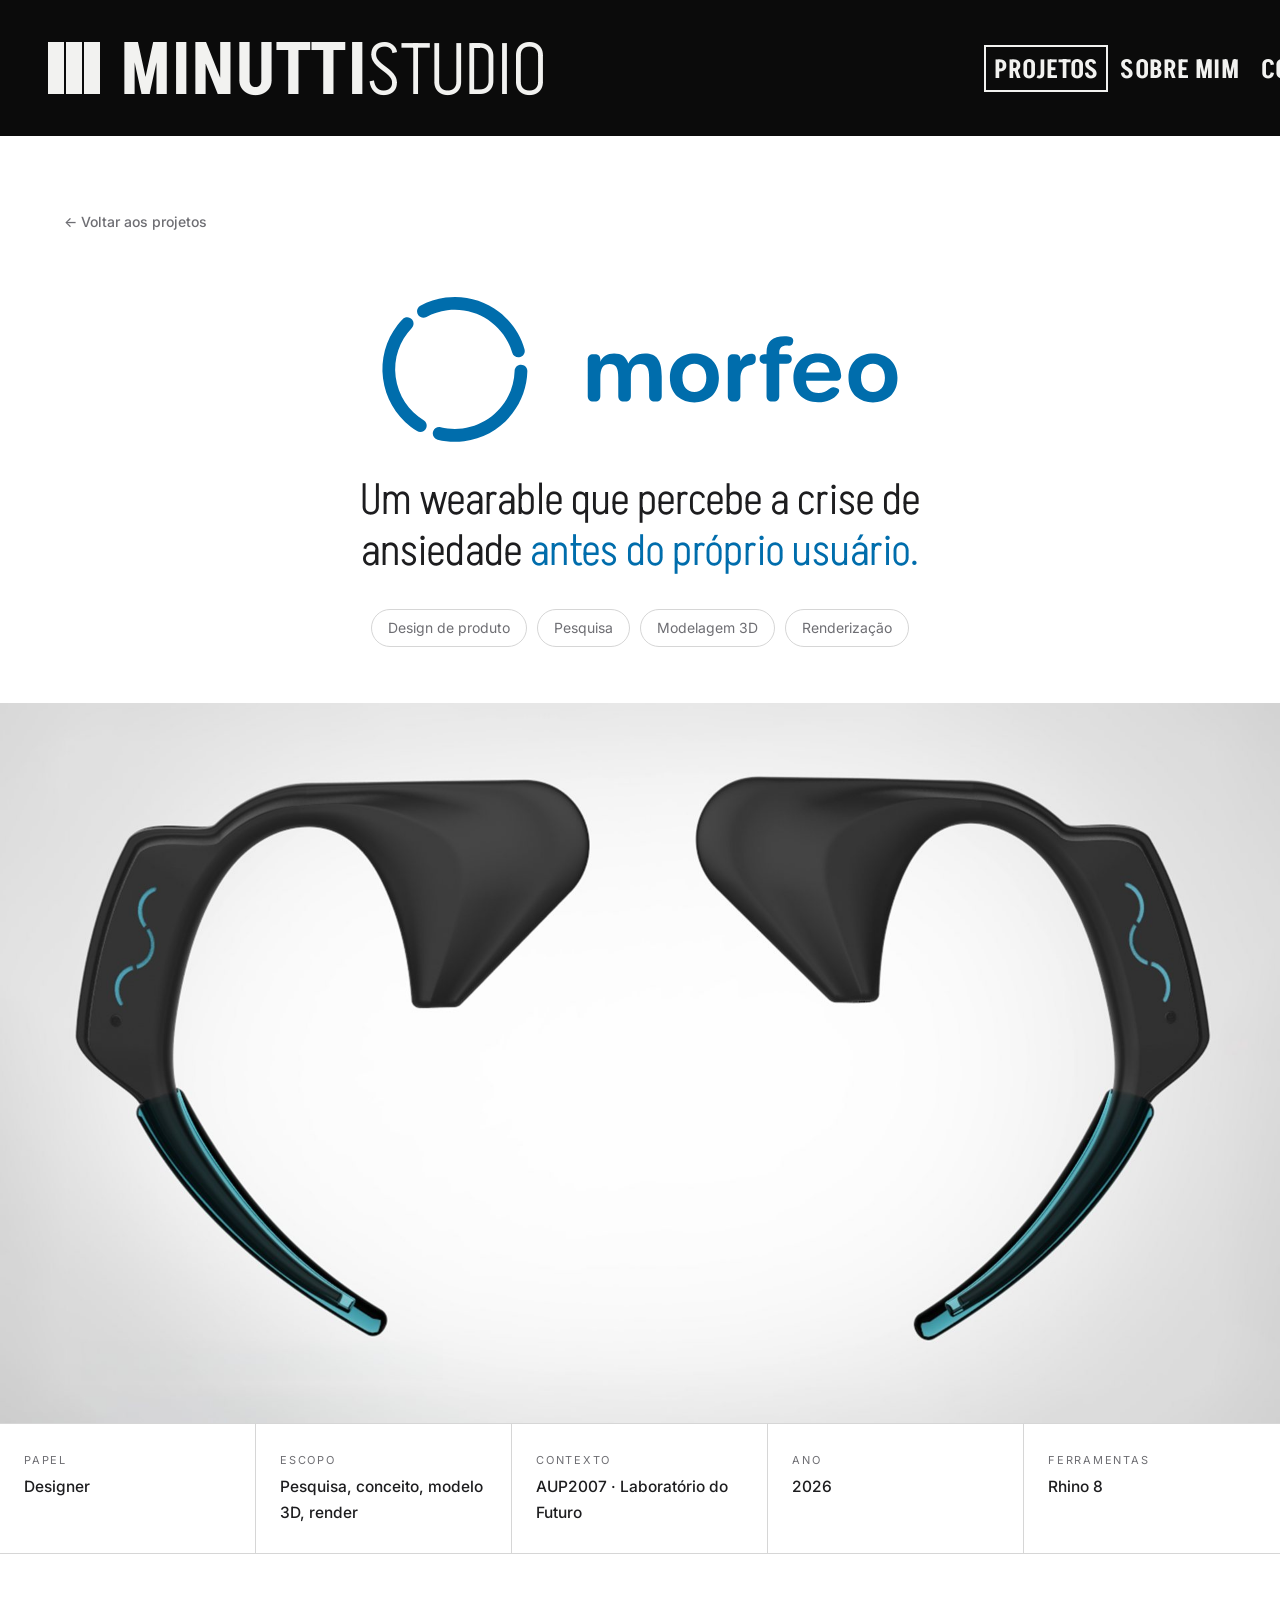
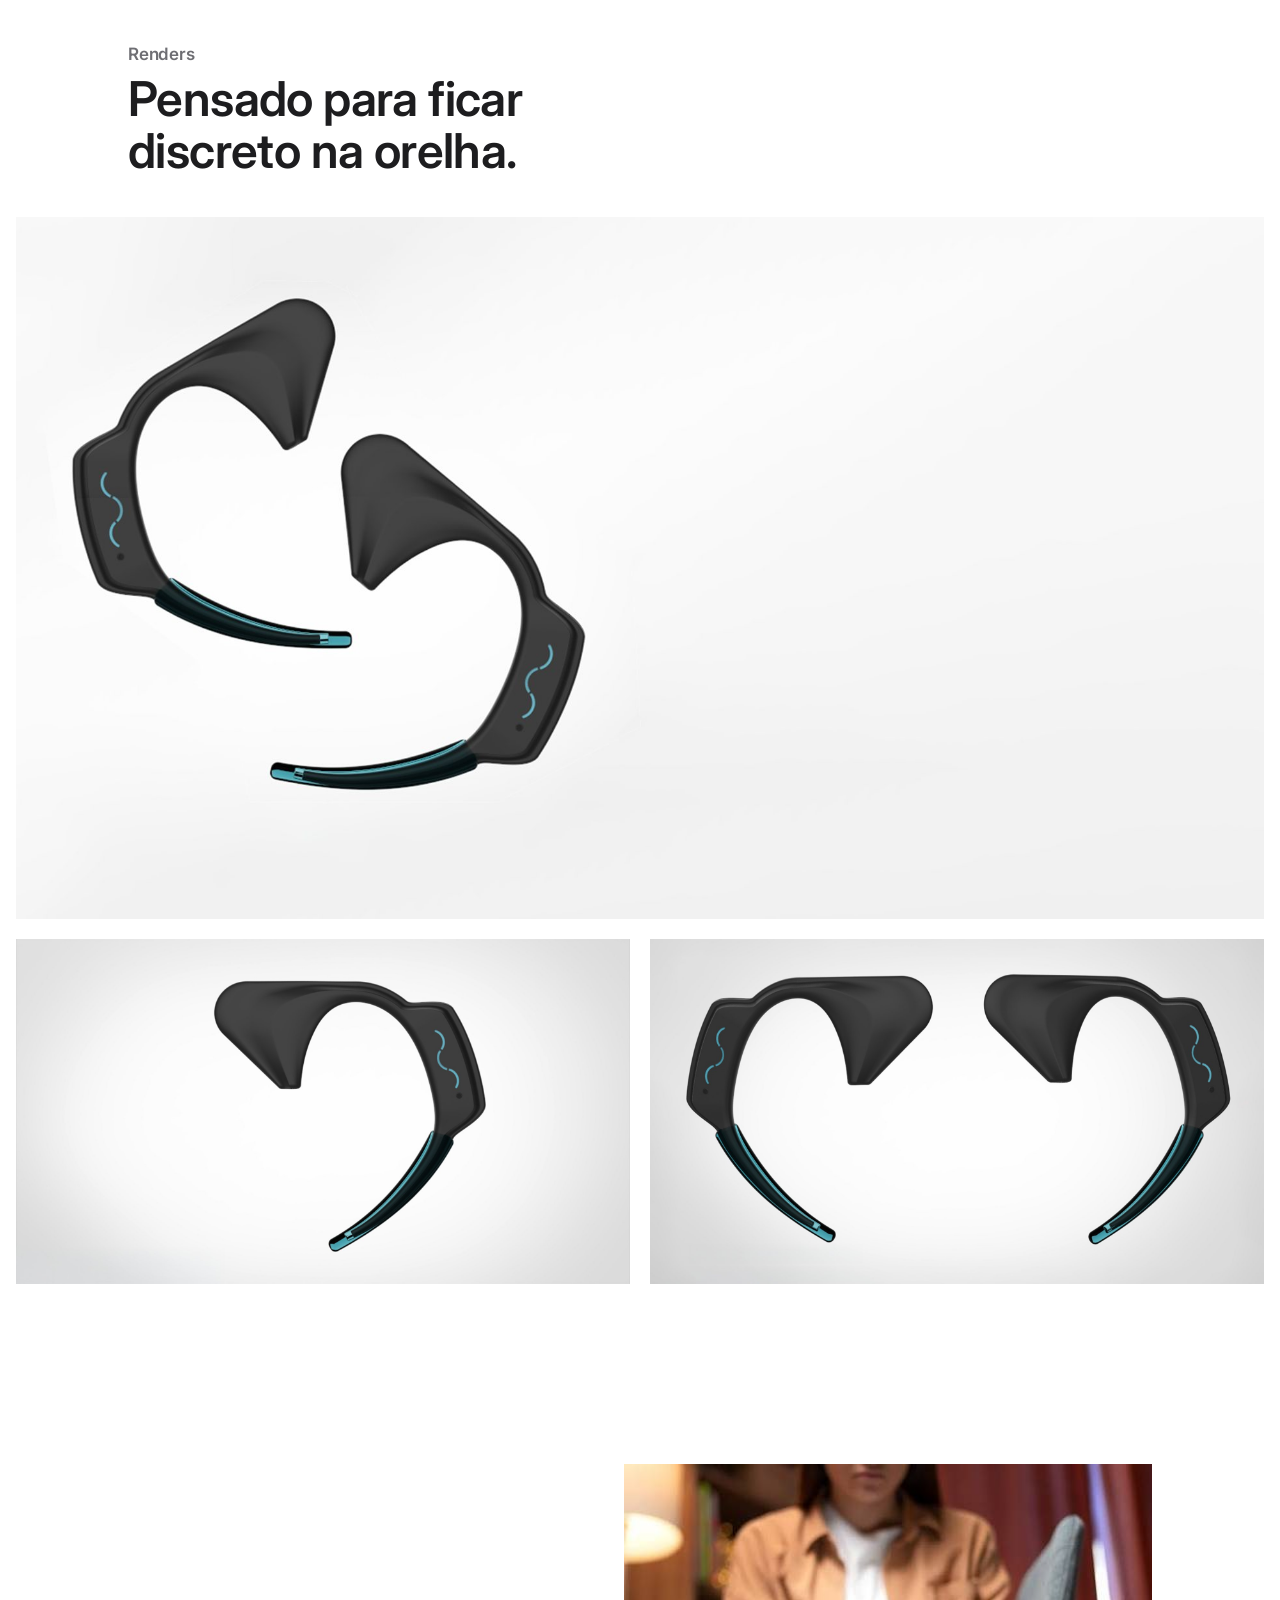
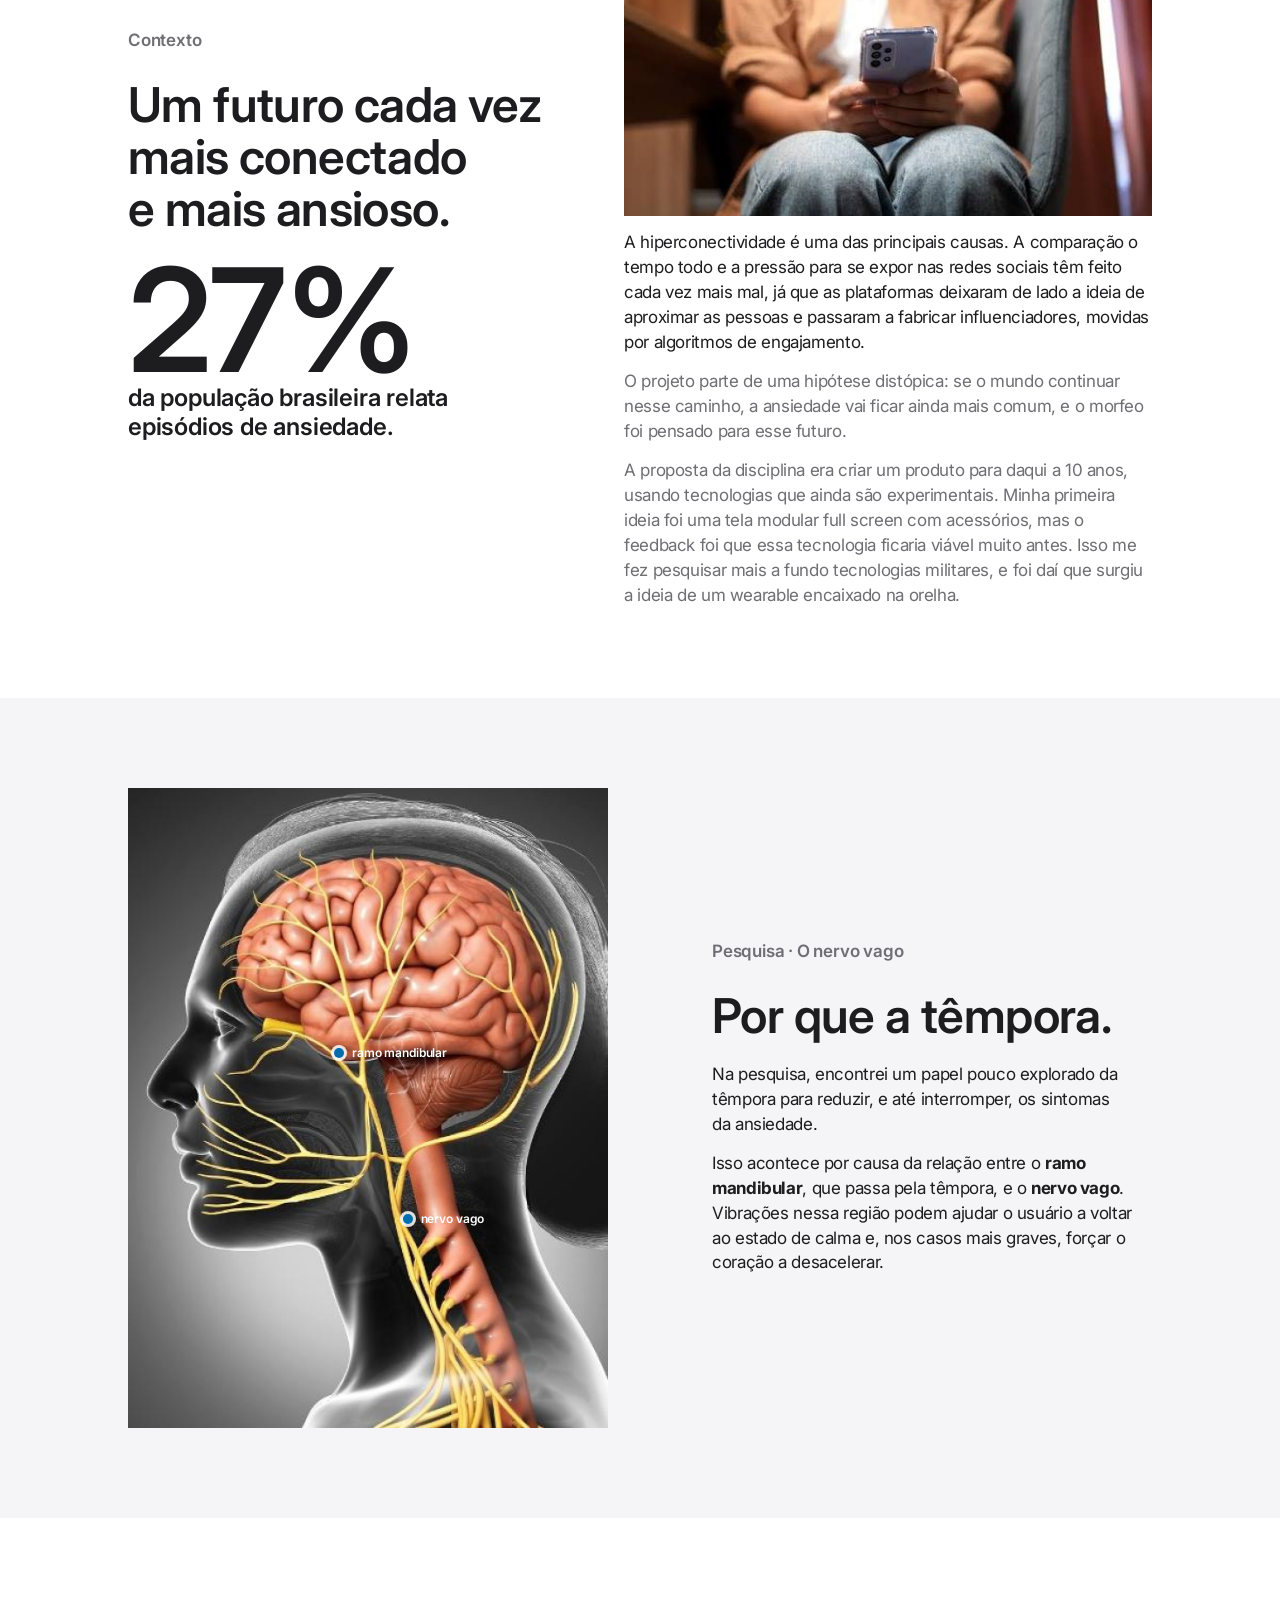
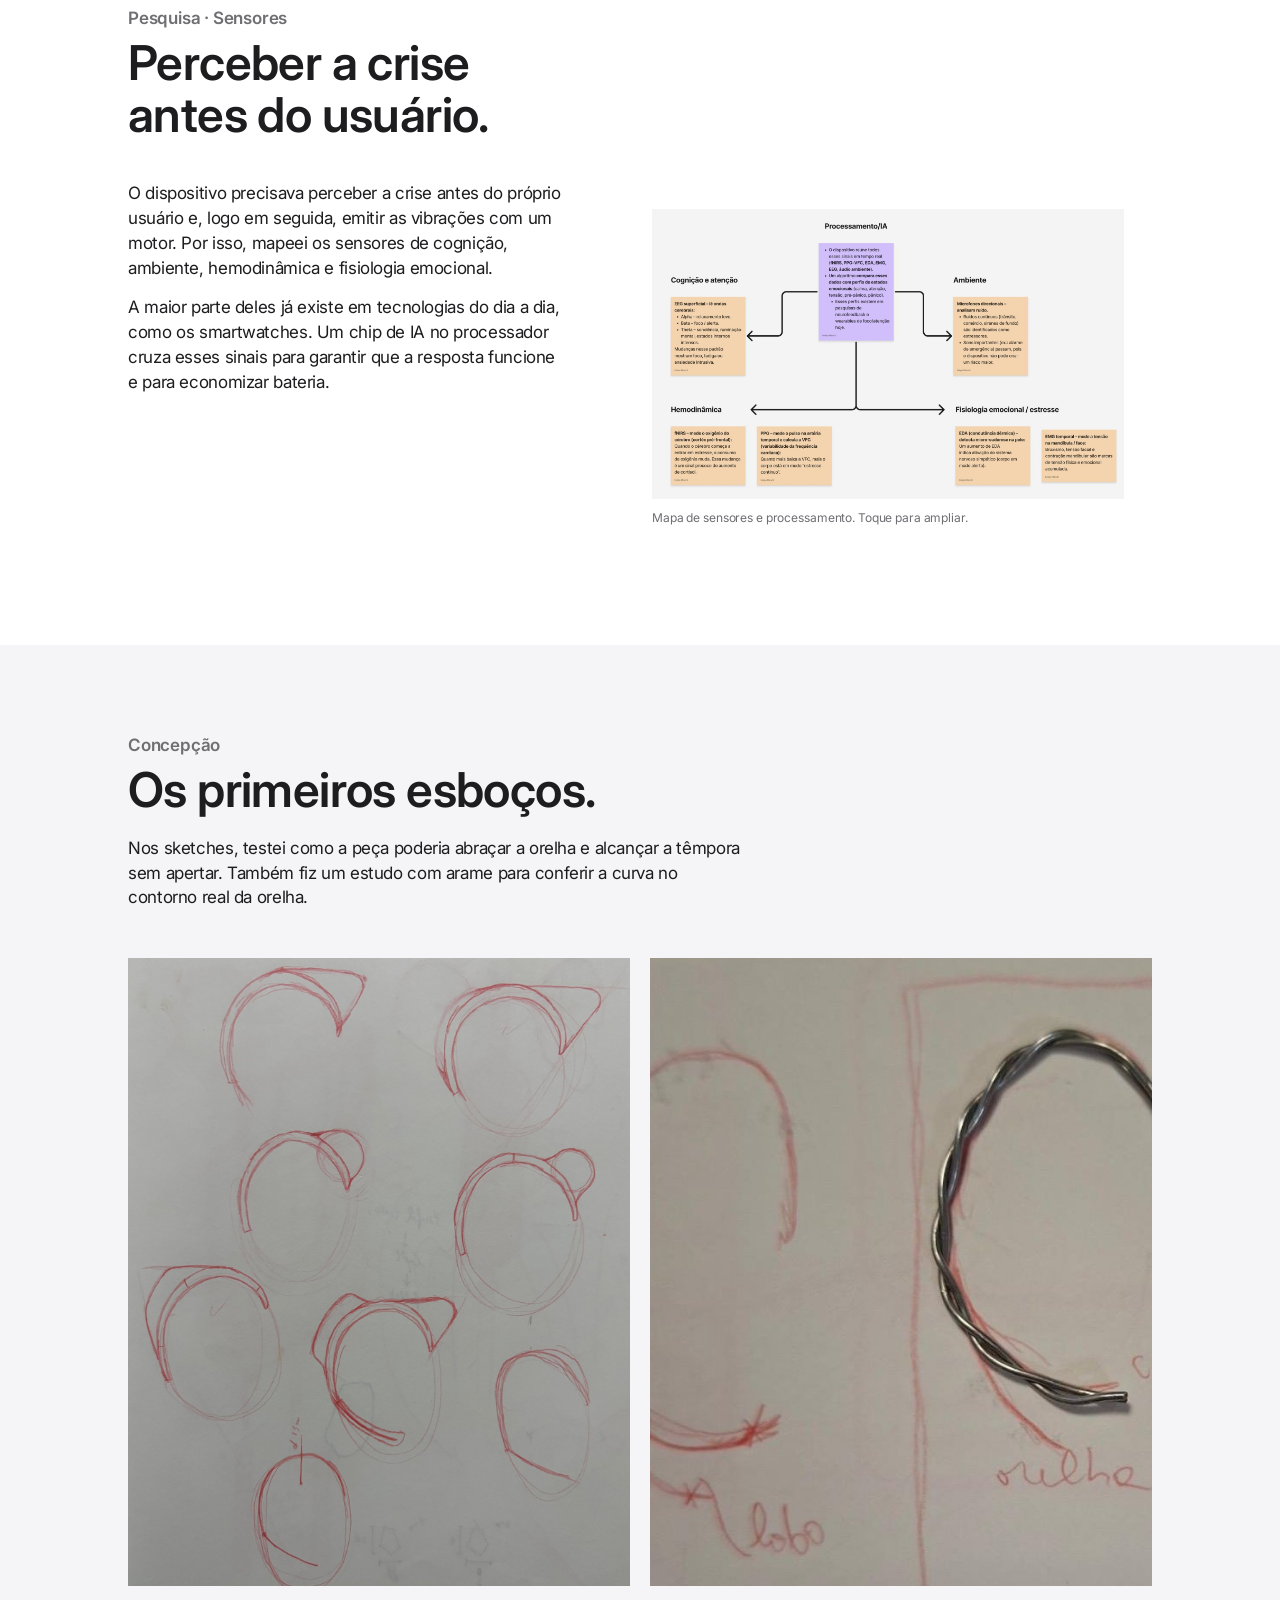
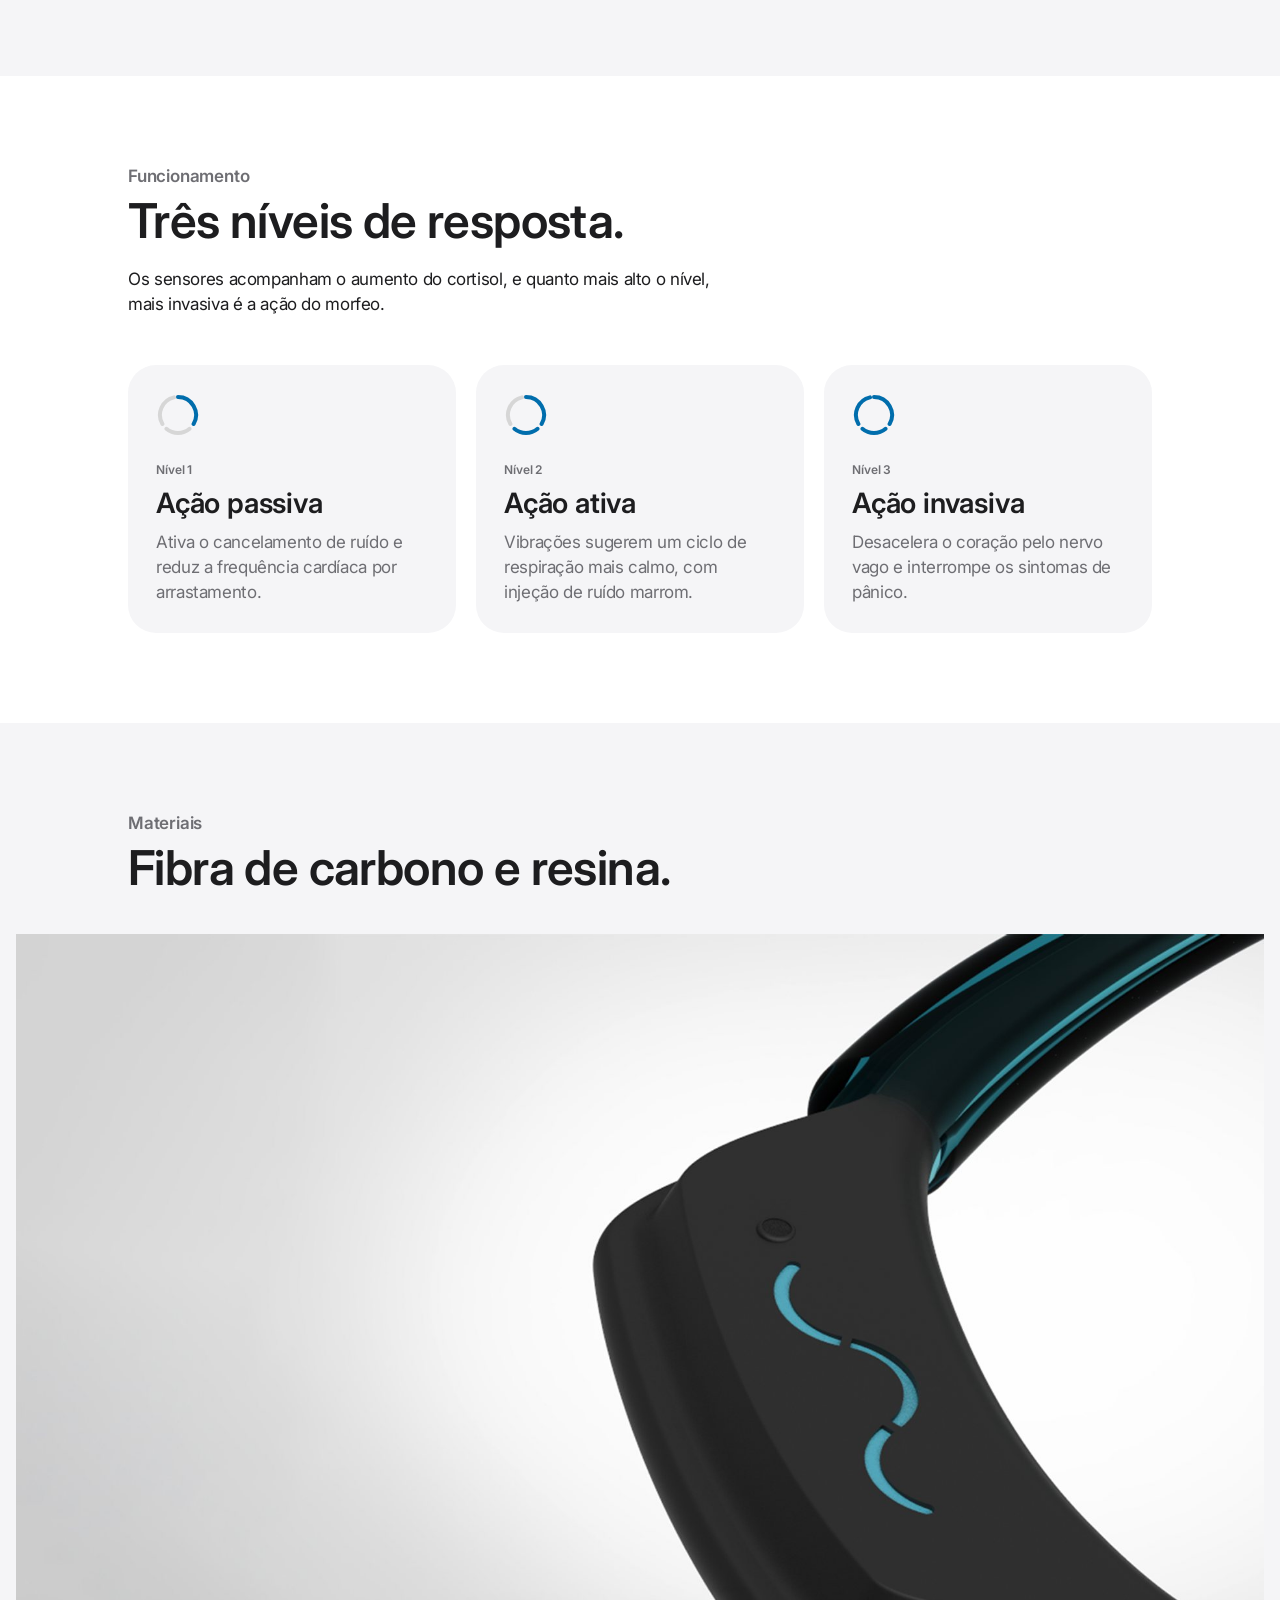
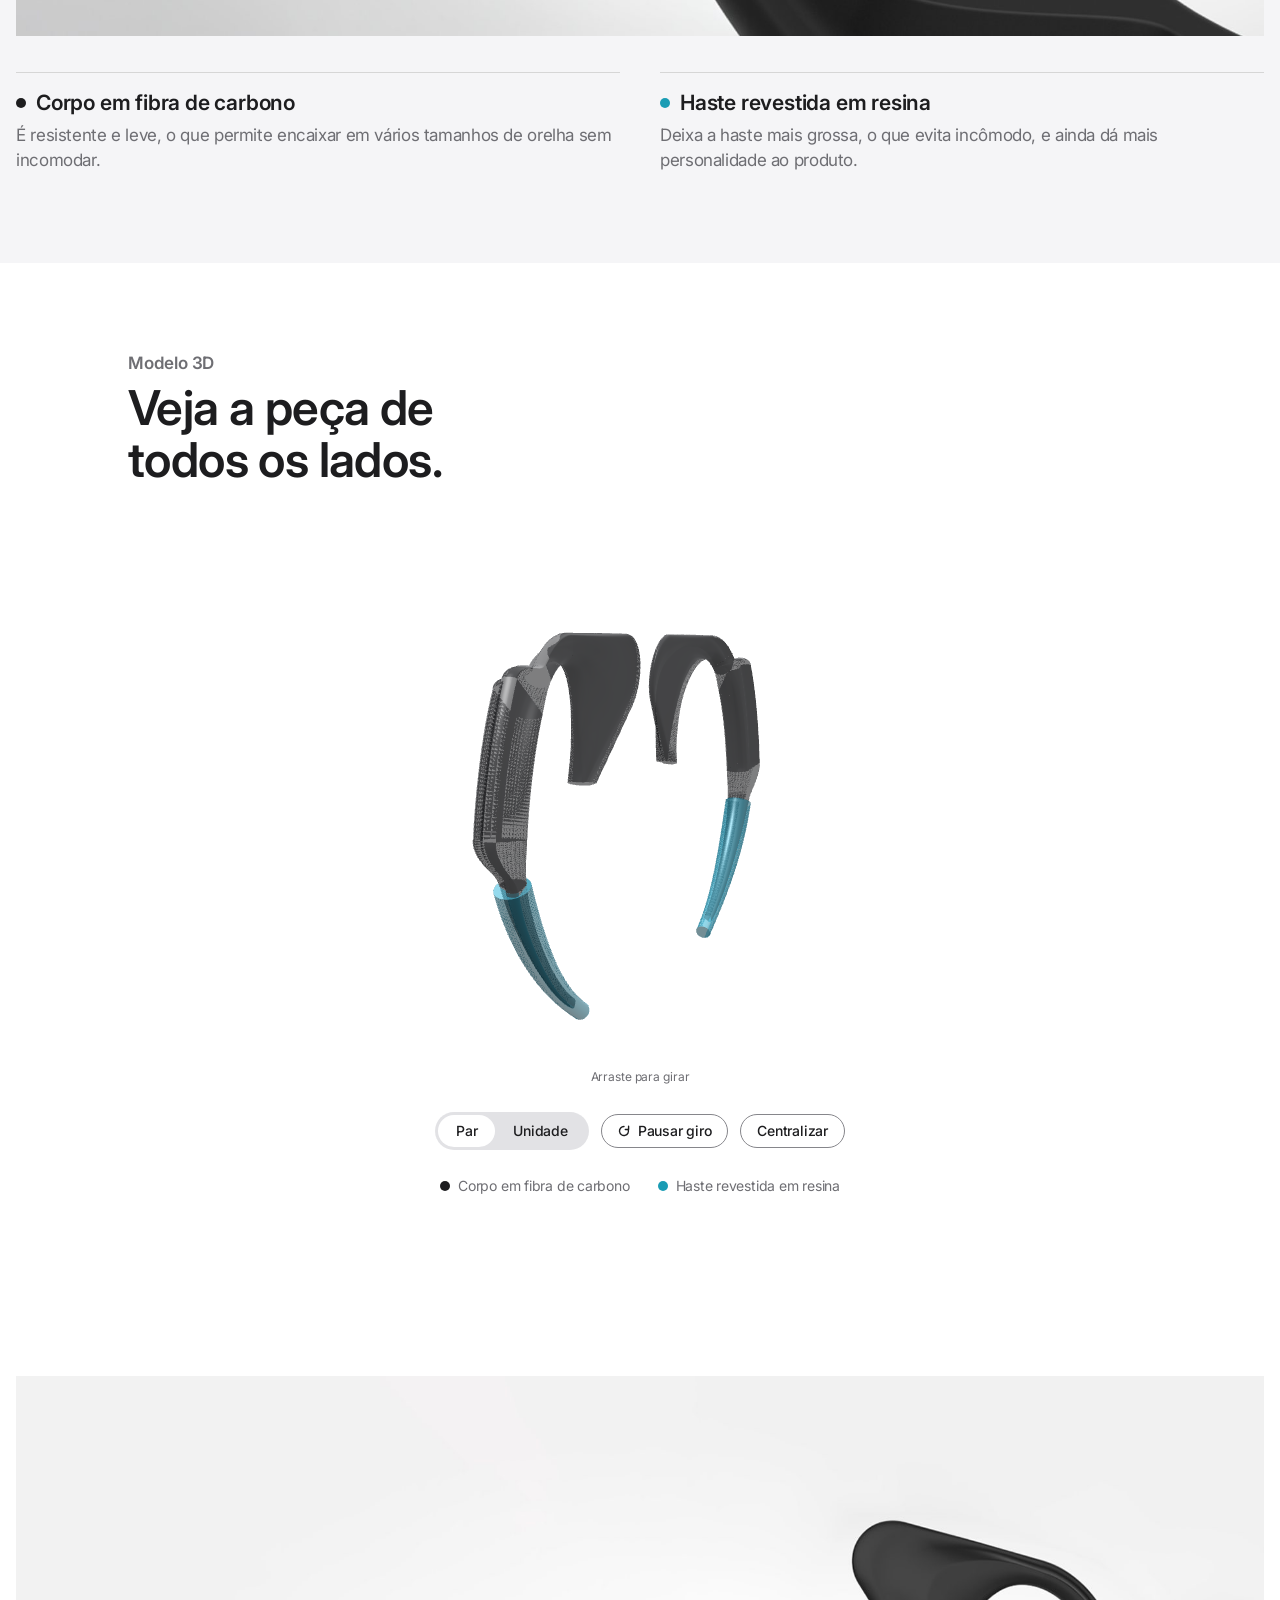
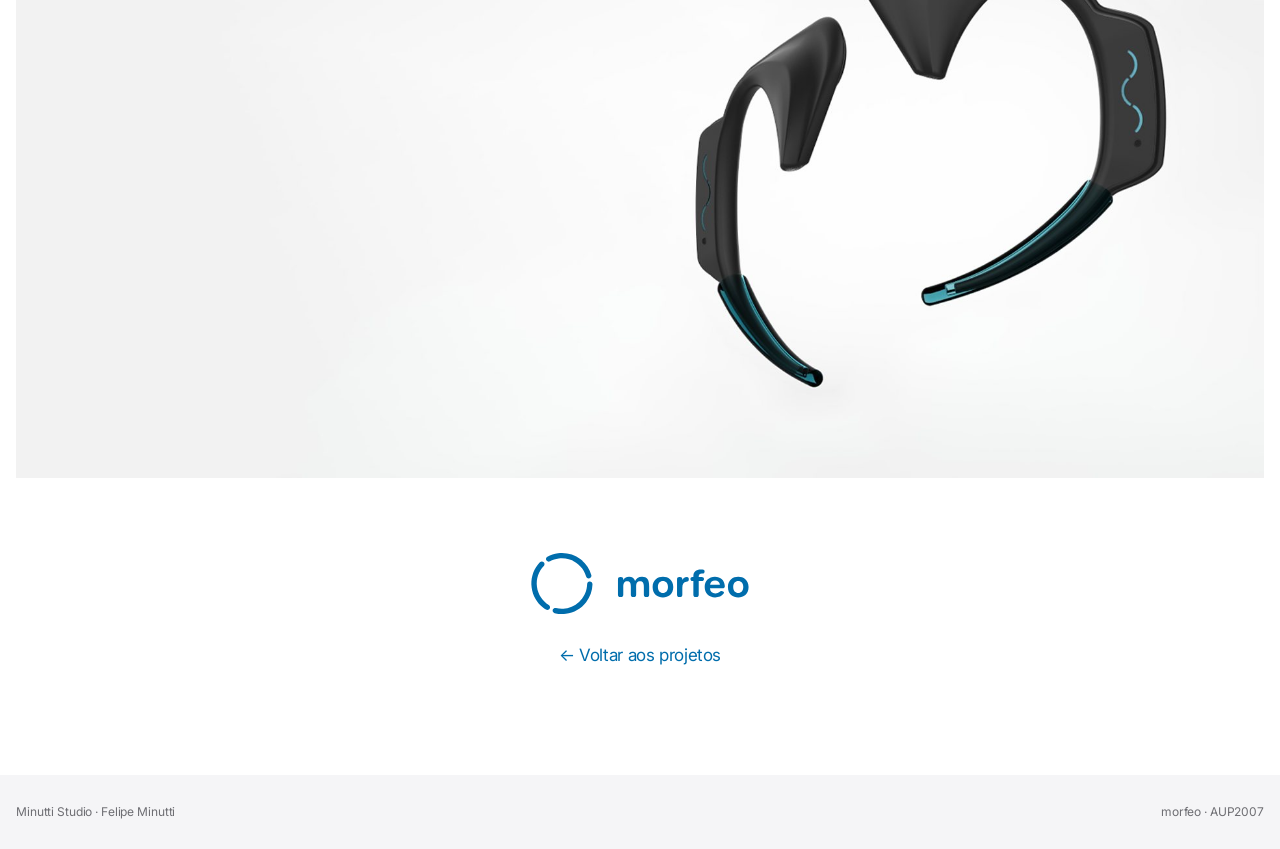
<file: morfeo/index.html>
<!doctype html>
<html lang="pt-BR">
<head>
<meta charset="utf-8">
<meta name="viewport" content="width=device-width, initial-scale=1, viewport-fit=cover">
<title>Morfeo — Minutti Studio</title>
<link rel="icon" href="../assets/favicon.svg" type="image/svg+xml">
<meta name="description" content="morfeo: wearable de têmpora que detecta crises de ansiedade e age sobre o nervo vago. Projeto de Felipe Minutti.">
<link rel="preconnect" href="https://fonts.googleapis.com">
<link rel="preconnect" href="https://fonts.gstatic.com" crossorigin>
<link rel="stylesheet" href="https://fonts.googleapis.com/css2?family=Akshar:wght@300;400;500;600;700&family=Inter:wght@400;500;600&display=swap">
<style>
/* Layout: galeria branca, renders como foco. O modelo 3D fica numa seção própria mais abaixo,
   faixas Studio Mist alternadas, mídia sem cantos arredondados e sem sombra. */
:root {
  --white: #ffffff;          /* Gallery White: tela principal */
  --mist: #f5f5f7;           /* Studio Mist: faixas alternadas, rodapé */
  --hairline: #d6d6d6;       /* divisores 1px */
  --ink: #1d1d1f;            /* títulos e texto */
  --slate: #6e6e73;          /* texto secundário */
  --steel: #86868b;          /* contornos de controles */
  --blue: #006dac;           /* azul morfeo: links e pílulas */
  --resin: #1a9cb4;          /* resina da haste */
  --track: rgba(210,210,215,.64);

  /* tokens do design system dos projetos (assets/case.css) */
  --navy: var(--ink); --lilac-2: var(--mist); --muted: var(--slate); --line: var(--hairline); --bg: var(--white);
  --case-accent: var(--blue);

  --display: -apple-system, BlinkMacSystemFont, "SF Pro Display", "Inter", "Helvetica Neue", Arial, sans-serif;
  --text: -apple-system, BlinkMacSystemFont, "SF Pro Text", "Inter", "Helvetica Neue", Arial, sans-serif;
  --brand: "Akshar", "Arial Narrow", sans-serif;

  --r-card: 28px; --r-nav: 20px; --r-pill: 9999px;
  --section: 90px; --gap: 20px; --pad: 28px;
  --wrap: 1024px; --wide: 1260px;
  color-scheme: light;
}
* { box-sizing: border-box; }
html { scroll-behavior: smooth; -webkit-text-size-adjust: 100%; }
@media (prefers-reduced-motion: reduce) { html { scroll-behavior: auto; } }
body {
  margin: 0; background: var(--white); color: var(--ink);
  font: 400 17px/1.47 var(--text); letter-spacing: -0.374px;
  -webkit-font-smoothing: antialiased;
}
img { max-width: 100%; display: block; }
a { color: var(--blue); text-decoration: none; }
a:hover { text-decoration: underline; }
:focus-visible { outline: 2px solid var(--blue); outline-offset: 3px; border-radius: 6px; }

.wrap { width: min(var(--wrap), 100% - 32px); margin-inline: auto; }
.wide { width: min(var(--wide), 100% - 32px); margin-inline: auto; }

/* ---------- header do portfólio (mesmo dos outros cases) */
.mh{--h:52px;--hh:136px;position:sticky;top:0;z-index:50;background:#0b0b0b;color:#f2f2f0;font-family:Inter,system-ui,sans-serif}
.mh-wrap{max-width:1440px;margin:0 auto;padding:0 clamp(16px,4vw,48px);height:var(--hh);display:flex;align-items:center;justify-content:space-between;gap:32px}
.mh-logo{display:flex;align-items:center;height:var(--h);color:inherit;text-decoration:none;flex:none}
.mh-mark{position:relative;width:var(--h);height:var(--h);overflow:hidden;flex:none}
.mh-col{position:absolute;top:0;width:30%;height:100%;background:currentColor}
.mh-col.m0{left:0}.mh-col.m1{left:35%}.mh-col.m2{left:70%}
.mh-logo.play .m0{animation:mhc0 2.4s 1 both}.mh-logo.play .m1{animation:mhc1 2.4s 1 both}.mh-logo.play .m2{animation:mhc2 2.4s 1 both}
.mh-word{margin-left:calc(var(--h) * 141 / 360);height:var(--h);overflow:visible;flex:none}
@keyframes mhc0{0%,1.19%,15.73%,16.91%,29.69%,30.87%,45.41%,46.6%{transform:translateY(0);animation-timing-function:cubic-bezier(.45,0,.2,1)}57.88%,59.06%{transform:translateY(-28.74%);animation-timing-function:cubic-bezier(.45,0,.2,1)}68.55%,69.73%{transform:translateY(-61.81%);animation-timing-function:cubic-bezier(.45,0,.2,1)}84.27%,85.46%{transform:translateY(-114.17%);animation-timing-function:cubic-bezier(.45,0,.2,1)}100%{transform:translateY(0)}}
@keyframes mhc1{0%,1.19%{transform:translateY(0);animation-timing-function:cubic-bezier(.45,0,.2,1)}15.73%,16.91%{transform:translateY(114.17%);animation-timing-function:cubic-bezier(.45,0,.2,1)}29.69%,30.87%{transform:translateY(28.35%);animation-timing-function:cubic-bezier(.45,0,.2,1)}45.41%,46.6%{transform:translateY(61.42%);animation-timing-function:cubic-bezier(.45,0,.2,1)}57.88%,59.06%,68.55%,69.73%{transform:translateY(0);animation-timing-function:cubic-bezier(.45,0,.2,1)}84.27%,85.46%{transform:translateY(114.17%);animation-timing-function:cubic-bezier(.45,0,.2,1)}100%{transform:translateY(0)}}
@keyframes mhc2{0%,1.19%{transform:translateY(0);animation-timing-function:cubic-bezier(.45,0,.2,1)}15.73%,16.91%,29.69%,30.87%{transform:translateY(-114.17%);animation-timing-function:cubic-bezier(.45,0,.2,1)}45.41%,46.6%{transform:translateY(0);animation-timing-function:cubic-bezier(.45,0,.2,1)}57.88%,59.06%{transform:translateY(-61.81%);animation-timing-function:cubic-bezier(.45,0,.2,1)}68.55%,69.73%{transform:translateY(-28.74%);animation-timing-function:cubic-bezier(.45,0,.2,1)}84.27%,85.46%{transform:translateY(0);animation-timing-function:cubic-bezier(.45,0,.2,1)}100%{transform:translateY(0)}}
.mh-nav{display:flex;align-items:center;gap:clamp(8px,1vw,14px);flex:none}
.mh-links{display:flex;gap:2px;list-style:none;margin:0;padding:0;white-space:nowrap}
.mh-links a{display:block;color:inherit;text-decoration:none;font:600 26px/1 Akshar,'Arial Narrow',sans-serif;text-transform:uppercase;letter-spacing:.01em;padding:10px 8px 7px;border:2px solid transparent}
.mh-links a[aria-current="page"]{border-color:#f2f2f0}
.mh-social{display:flex;gap:10px;list-style:none;margin:0;padding:0}
.mh-social a{display:grid;place-items:center;width:44px;height:44px;border-radius:50%;background:#f2f2f0;color:#0b0b0b}
.mh-social svg{width:19px;height:19px;fill:currentColor}
.mh-btn{display:none;width:44px;height:44px;border:0;background:none;padding:10px;margin-right:-10px;cursor:pointer;color:inherit}
.mh-btn span{display:block;height:2px;background:currentColor;margin:6px 0;transition:transform .3s,opacity .2s}
.mh.open .mh-btn span:nth-child(1){transform:translateY(8px) rotate(45deg)}
.mh.open .mh-btn span:nth-child(2){opacity:0}
.mh.open .mh-btn span:nth-child(3){transform:translateY(-8px) rotate(-45deg)}
@media (max-width:1100px){.mh-btn{display:block;flex:none}.mh-nav{position:fixed;inset:var(--hh) 0 auto 0;height:calc(100dvh - var(--hh));background:#0b0b0b;flex-direction:column;align-items:flex-start;justify-content:space-between;gap:40px;padding:32px clamp(16px,4vw,48px) 40px;opacity:0;visibility:hidden;transform:translateY(-8px);transition:opacity .25s,transform .25s,visibility 0s .25s}.mh.open .mh-nav{opacity:1;visibility:visible;transform:none;transition:opacity .25s,transform .25s}.mh-links{flex-direction:column;gap:8px;margin-left:-14px}.mh-links a{font-size:clamp(40px,11vw,64px);line-height:1.05;padding:10px 14px 4px;border-width:3px}.mh-social a{width:48px;height:48px}}
@media (max-width:900px){.mh{--h:40px;--hh:100px}}
@media (max-width:640px){.mh{--h:min(30px,7vw);--hh:76px}.mh-wrap{gap:16px}}
body.mh-lock{overflow:hidden}
.mh{transition:transform .35s cubic-bezier(.2,.7,.2,1)}
.mh.hide{transform:translateY(-100%)}
@media (prefers-reduced-motion:reduce){.mh{transition:none}}
.mh a:hover { text-decoration: none; }
.mh { letter-spacing: normal; }


/* ---------- hero (anatomia e tipografia em assets/case.css) */
.hero { background: var(--bg); padding-top: 48px; overflow: hidden; }
.case-wrap { max-width: 1200px; margin-inline: auto; padding-inline: 24px; }
.hero-shot img { background: var(--mist); }

/* ---------- palco 3D */
.stage { position: relative; margin-top: 32px; }
.stage-canvas-box { position: relative; width: 100%; aspect-ratio: 16 / 9; max-height: 72vh; min-height: 320px; margin-inline: auto; }
.stage canvas { position: absolute; inset: 0; width: 100%; height: 100%; display: block; cursor: grab; touch-action: pan-y; outline: none; }
.stage.is-dragging canvas { cursor: grabbing; }
.stage-fallback { position: absolute; inset: 0; width: 100%; height: 100%; object-fit: contain; opacity: 1; transition: opacity .6s ease; pointer-events: none; }
.stage.is-ready .stage-fallback { opacity: 0; }
.stage.no-webgl canvas { display: none; }
.stage.no-webgl .stage-fallback { opacity: 1; }
.stage-hint { position: absolute; left: 50%; bottom: 8px; transform: translateX(-50%); font-size: 12px; color: var(--slate);
  letter-spacing: -0.12px; white-space: nowrap; pointer-events: none; }
.stage.no-webgl .stage-hint, .stage.no-webgl .controls { display: none; }

.controls { display: flex; flex-wrap: wrap; align-items: center; justify-content: center; gap: 12px; margin-top: 18px; }
.seg { display: inline-flex; padding: 3px; background: var(--track); border-radius: 36px; }
.seg button { font: 500 14px/1 var(--text); letter-spacing: -0.224px; color: var(--ink); background: transparent; border: 0;
  border-radius: 36px; padding: 9px 18px; cursor: pointer; transition: background .2s; }
.seg button[aria-checked="true"] { background: var(--white); }
.ghost { font: 500 14px/1 var(--text); letter-spacing: -0.224px; color: var(--ink); background: transparent;
  border: 1px solid var(--steel); border-radius: var(--r-pill); padding: 9px 16px; cursor: pointer; display: inline-flex; align-items: center; gap: 8px; }
.ghost:hover { border-color: var(--ink); }
.ghost svg { width: 12px; height: 12px; }

.legend { display: flex; flex-wrap: wrap; justify-content: center; gap: 8px 28px; margin: 26px 0 0; padding: 0; list-style: none; font-size: 14px; color: var(--slate); letter-spacing: -0.224px; }
.legend li { display: flex; align-items: center; gap: 8px; }
.dot { width: 10px; height: 10px; border-radius: 50%; display: inline-block; }
.dot-carbon { background: var(--ink); } .dot-resin { background: var(--resin); }


/* ---------- seções */
section { scroll-margin-top: 64px; }
.band { padding-block: var(--section); }
.band-mist { background: var(--mist); }
.eyebrow { font: 600 17px/1.24 var(--display); color: var(--slate); margin: 0 0 8px; letter-spacing: -0.2px; }
.h2 { font: 600 clamp(32px, 4.6vw, 48px)/1.08 var(--display); letter-spacing: -0.6px; margin: 0; text-wrap: balance; max-width: 18ch; }
.h3 { font: 600 clamp(24px, 2.8vw, 28px)/1.14 var(--display); letter-spacing: -0.2px; margin: 0; text-wrap: balance; }
.body p { margin: 0; max-width: 36em; text-wrap: pretty; } .body { display: grid; gap: 14px; }
.muted { color: var(--slate); }
.media { overflow: hidden; background: var(--mist); }
.media img { width: 100%; height: 100%; object-fit: cover; }
figure { margin: 0; }
figcaption { font-size: 12px; color: var(--slate); margin-top: 10px; letter-spacing: -0.12px; }

/* renders: o protagonista da página, em tela cheia e sem cantos arredondados */
.renders { display: grid; grid-template-columns: minmax(0,1fr) minmax(0,1fr); gap: var(--gap); }
.renders .full { grid-column: 1 / -1; }
.renders .media { aspect-ratio: 16 / 9; background: var(--white); }
@media (max-width: 620px) { .renders { grid-template-columns: 1fr; } }

/* editorial */
.split { display: grid; grid-template-columns: minmax(0, 5fr) minmax(0, 6fr); gap: 56px; align-items: center; }
.split.rev { grid-template-columns: minmax(0, 6fr) minmax(0, 5fr); }
.split.rev > :first-child { order: 2; }
.split > * { min-width: 0; }
.split .copy { display: grid; gap: 20px; }
@media (max-width: 820px) { .split, .split.rev { grid-template-columns: 1fr; gap: 32px; } .split.rev > :first-child { order: 0; } }

.stat { font: 600 clamp(88px, 13vw, 144px)/0.9 var(--display); letter-spacing: -3px; margin: 0; color: var(--ink); }
.stat-note { font: 600 clamp(21px, 2.4vw, 24px)/1.2 var(--display); letter-spacing: -0.2px; margin: 0; max-width: 20ch; text-wrap: balance; }

.nerve { aspect-ratio: 3 / 4; max-height: 640px; background: #262626; }
.nerve-wrap { position: relative; }
.pin { position: absolute; display: flex; align-items: center; gap: 8px; font-size: 12px; font-weight: 600; color: #ffffff; letter-spacing: -0.12px; }
.pin::before { content: ""; width: 10px; height: 10px; border-radius: 50%; background: var(--blue); box-shadow: 0 0 0 3px rgba(255,255,255,.85); }

.diagram { background: var(--white); padding: var(--pad); }
.diagram img { border-radius: 0; }
.diagram a { display: block; }

.sketch-grid { display: grid; grid-template-columns: minmax(0, 1fr) minmax(0, 1fr); gap: var(--gap); margin-top: 48px; }
.sketch-grid .media { aspect-ratio: 4 / 5; }
@media (max-width: 620px) { .sketch-grid { grid-template-columns: 1fr; } }

/* níveis */
.levels { display: grid; grid-template-columns: repeat(3, minmax(0,1fr)); gap: var(--gap); margin-top: 48px; }
.level { background: var(--mist); border-radius: var(--r-card); padding: var(--pad); display: grid; gap: 10px; align-content: start; }
.level svg { width: 44px; height: 44px; margin-bottom: 14px; }
.level .tag { font-size: 12px; font-weight: 600; color: var(--slate); letter-spacing: -0.12px; }
.level p { margin: 0; font-size: 17px; line-height: 1.47; }
@media (max-width: 860px) { .levels { grid-template-columns: 1fr; } }

/* materiais */
.detail { aspect-ratio: 16 / 9; }
.callouts { display: grid; grid-template-columns: repeat(2, minmax(0,1fr)); gap: 40px; margin-top: 36px; }
.callout { display: grid; gap: 8px; padding-top: 18px; border-top: 1px solid var(--hairline); }
.callout .h3 { display: flex; align-items: center; gap: 10px; font-size: 21px; }
.callout p { margin: 0; color: var(--slate); }
@media (max-width: 620px) { .callouts { grid-template-columns: 1fr; gap: 24px; } }

.finale { text-align: center; }
.finale .media { aspect-ratio: 16 / 9; margin-top: 0; }
.finale-logo { width: 220px; margin: 72px auto 0; }

footer { background: var(--mist); padding-block: 28px; font-size: 12px; color: var(--slate); letter-spacing: -0.12px; }
footer .wide { display: flex; justify-content: space-between; gap: 16px; flex-wrap: wrap; }
</style>
<link rel="stylesheet" href="../assets/case.css">
</head>
<body>

<header class="mh" id="mh">
  <div class="mh-wrap">
    <a class="mh-logo" href="../index.html#/" aria-label="MINUTTI STUDIO — projetos">
      <span class="mh-mark" aria-hidden="true"><i class="mh-col m0"></i><i class="mh-col m1"></i><i class="mh-col m2"></i></span>
      <svg class="mh-word" viewBox="0 0 2960.78369140625 360" width="427.66875542534723" height="30" aria-hidden="true"><text x="0" y="360" font-family="Akshar, 'Arial Narrow', sans-serif" font-size="503.4965034965035" fill="currentColor"><tspan font-weight="600">MINUTTI</tspan><tspan font-weight="300">STUDIO</tspan></text></svg>
    </a>
    <button class="mh-btn" type="button" aria-label="Abrir menu" aria-expanded="false" aria-controls="mh-nav"><span></span><span></span><span></span></button>
    <nav class="mh-nav" id="mh-nav" aria-label="Principal">
      <ul class="mh-links">
        <li><a href="../index.html#/" aria-current="page">Projetos</a></li>
        <li><a href="../index.html#/sobre">Sobre mim</a></li>
        <li><a href="../index.html#/contato">Contato</a></li>
      </ul>
      <ul class="mh-social">
        <li><a href="https://www.linkedin.com/in/felipeminuttiteixeira/" target="_blank" rel="noopener noreferrer" aria-label="LinkedIn"><svg viewBox="0 0 24 24" aria-hidden="true"><path d="M4.98 3.5a2.5 2.5 0 1 1 0 5 2.5 2.5 0 0 1 0-5zM3 9.75h4V21H3zM9.5 9.75h3.8v1.6h.06c.53-.95 1.830-1.950 3.770-1.950 4.03 0 4.77 2.5 4.77 5.76V21h-4v-5.2c0-1.24-.02-2.84-1.8-2.84-1.8 0-2.07 1.36-2.07 2.75V21h-4z"></path></svg></a></li>
        <li><a href="https://www.behance.net/felipeminutti" target="_blank" rel="noopener noreferrer" aria-label="Behance"><svg viewBox="0 0 24 24" aria-hidden="true"><path d="M8.2 11.4c.9-.43 1.5-1.2 1.5-2.4C9.7 6.6 7.9 6 5.8 6H0v12h6c2.2 0 4.3-1.06 4.3-3.5 0-1.5-.72-2.6-2.1-3.1zM2.7 8.1h2.6c1 0 1.9.28 1.9 1.42 0 1.06-.7 1.48-1.7 1.48H2.7zm2.9 7.8H2.7v-3.3h3c1.2 0 2 .52 2 1.8 0 1.27-.92 1.5-2.1 1.5zM18.8 9.3c-2.9 0-4.9 2.2-4.9 5 0 2.95 1.86 4.970 4.9 4.970 2.3 0 3.8-1.04 4.5-3.25h-2.3c-.25.82-1.3 1.26-2.1 1.26-1.56 0-2.38-.92-2.38-2.47h6.9c.1-3.1-1.6-5.5-4.6-5.5zm-2.3 4.06c.08-1.3.95-2.1 2.240-2.1 1.36 0 2.04.8 2.16 2.1zM15.9 6.9h5.6v1.4h-5.6z"></path></svg></a></li>
        <li><a href="https://github.com/felipeminutti" target="_blank" rel="noopener noreferrer" aria-label="GitHub"><svg viewBox="0 0 24 24" aria-hidden="true"><path d="M12 .5C5.65.5.5 5.65.5 12c0 5.08 3.29 9.39 7.86 10.91.58.1.79-.25.79-.56v-1.97c-3.2.7-3.87-1.54-3.87-1.54-.52-1.330-1.280-1.680-1.280-1.680-1.050-.72.08-.7.08-.7 1.16.08 1.77 1.19 1.77 1.19 1.030 1.770 2.700 1.260 3.360.96.1-.75.4-1.26.73-1.55-2.55-.29-5.24-1.28-5.24-5.68 0-1.26.45-2.28 1.19-3.09-.12-.29-.52-1.46.11-3.05 0 0 .97-.31 3.17 1.18a11 11 0 0 1 5.77 0c2.2-1.49 3.17-1.18 3.17-1.18.63 1.59.23 2.76.11 3.05.74.81 1.19 1.83 1.19 3.09 0 4.41-2.69 5.38-5.26 5.67.41.36.78 1.06.78 2.14v3.17c0 .31.21.67.8.56A11.5 11.5 0 0 0 23.5 12C23.5 5.65 18.35.5 12 .5z"></path></svg></a></li>
      </ul>
    </nav>
  </div>
</header>

<main>
  <!-- HERO: logo · subtítulo · tags · imagem (assets/case.css) -->
  <header class="hero hero--light">
    <div class="case-wrap"><a class="back-top" href="../index.html#/">← Voltar aos projetos</a></div>
    <div class="case-wrap hero-head">
      <h1 class="case-logo"><img src="img/morfeo-logo.svg" alt="morfeo" width="168" height="50"></h1>
      <p class="case-sub">Um wearable que percebe a crise de ansiedade <em>antes do próprio usuário.</em></p>
      <div class="tags">
        <span>Design de produto</span><span>Pesquisa</span><span>Modelagem 3D</span><span>Renderização</span>
      </div>
    </div>

    <figure class="hero-shot"><img src="img/render-par.jpg" alt="Par de peças morfeo vistas de frente, em fibra de carbono com haste de resina azul" width="1920" height="1080" fetchpriority="high"></figure>
  </header>

  <dl class="meta">
    <div><dt>Papel</dt><dd>Designer</dd></div>
    <div><dt>Escopo</dt><dd>Pesquisa, conceito, modelo 3D, render</dd></div>
    <div><dt>Contexto</dt><dd>AUP2007 · Laboratório do Futuro</dd></div>
    <div><dt>Ano</dt><dd>2026</dd></div>
    <div><dt>Ferramentas</dt><dd>Rhino 8</dd></div>
  </dl>

  <!-- RENDERS -->
  <section class="band" aria-labelledby="galeria-t">
    <div class="wrap" style="margin-bottom:40px">
      <p class="eyebrow">Renders</p>
      <h2 class="h2" id="galeria-t">Pensado para ficar discreto na orelha.</h2>
    </div>
    <div class="wide renders">
      <figure class="media full"><img src="img/render-par-diagonal.jpg" alt="As duas peças vistas de frente, em diagonal" loading="lazy" width="1920" height="1080"></figure>
      <figure class="media"><img src="img/render-unidade.jpg" alt="Uma peça isolada mostrando a aba superior e a haste em resina" loading="lazy" width="1920" height="1080"></figure>
      <figure class="media"><img src="img/render-par.jpg" alt="Par de peças lado a lado, abas voltadas para o centro" loading="lazy" width="1920" height="1080"></figure>
    </div>
  </section>

  <!-- CONTEXTO -->
  <section class="band" id="contexto" aria-labelledby="contexto-t">
    <div class="wrap split">
      <div class="copy">
        <p class="eyebrow">Contexto</p>
        <h2 class="h2" id="contexto-t">Um futuro cada vez mais conectado e mais ansioso.</h2>
        <div>
          <p class="stat">27%</p>
          <p class="stat-note">da população brasileira relata episódios de ansiedade.</p>
        </div>
      </div>
      <div class="body">
        <figure class="media" style="aspect-ratio: 3 / 2"><img src="img/contexto.jpg" alt="Pessoa sentada olhando o celular" loading="lazy" width="547" height="365"></figure>
        <p>A hiperconectividade é uma das principais causas. A comparação o tempo todo e a pressão para se expor nas redes sociais têm feito cada vez mais mal, já que as plataformas deixaram de lado a ideia de aproximar as pessoas e passaram a fabricar influenciadores, movidas por algoritmos de engajamento.</p>
        <p class="muted">O projeto parte de uma hipótese distópica: se o mundo continuar nesse caminho, a ansiedade vai ficar ainda mais comum, e o morfeo foi pensado para esse futuro.</p>
        <p class="muted">A proposta da disciplina era criar um produto para daqui a 10 anos, usando tecnologias que ainda são experimentais. Minha primeira ideia foi uma tela modular full screen com acessórios, mas o feedback foi que essa tecnologia ficaria viável muito antes. Isso me fez pesquisar mais a fundo tecnologias militares, e foi daí que surgiu a ideia de um wearable encaixado na orelha.</p>
      </div>
    </div>
  </section>

  <!-- PESQUISA: NERVO VAGO -->
  <section class="band band-mist" id="pesquisa" aria-labelledby="nervo-t">
    <div class="wrap split rev">
      <div class="copy">
        <p class="eyebrow">Pesquisa · O nervo vago</p>
        <h2 class="h2" id="nervo-t">Por que a têmpora.</h2>
        <div class="body">
          <p>Na pesquisa, encontrei um papel pouco explorado da têmpora para reduzir, e até interromper, os sintomas da ansiedade.</p>
          <p>Isso acontece por causa da relação entre o <strong>ramo mandibular</strong>, que passa pela têmpora, e o <strong>nervo vago</strong>. Vibrações nessa região podem ajudar o usuário a voltar ao estado de calma e, nos casos mais graves, forçar o coração a desacelerar.</p>
        </div>
      </div>
      <div class="nerve-wrap">
        <figure class="media nerve"><img src="img/nervo-vago.jpg" alt="Ilustração anatômica da cabeça com o ramo mandibular e o nervo vago destacados" loading="lazy" width="1100" height="1467"></figure>
        <span class="pin" style="left:39%; top:40%">ramo mandibular</span>
        <span class="pin" style="left:52%; top:66%">nervo vago</span>
      </div>
    </div>
  </section>

  <!-- PESQUISA: SENSORES -->
  <section class="band" aria-labelledby="sensores-t">
    <div class="wrap">
      <p class="eyebrow">Pesquisa · Sensores</p>
      <h2 class="h2" id="sensores-t">Perceber a crise antes do usuário.</h2>
      <div class="split" style="margin-top:40px; align-items:start">
        <div class="body">
          <p>O dispositivo precisava perceber a crise antes do próprio usuário e, logo em seguida, emitir as vibrações com um motor. Por isso, mapeei os sensores de cognição, ambiente, hemodinâmica e fisiologia emocional.</p>
          <p>A maior parte deles já existe em tecnologias do dia a dia, como os smartwatches. Um chip de IA no processador cruza esses sinais para garantir que a resposta funcione e para economizar bateria.</p>
        </div>
        <figure class="media diagram band-mist">
          <a href="img/sensores.jpg" target="_blank" rel="noopener"><img src="img/sensores.jpg" alt="Diagrama dos sensores agrupados em cognição e atenção, ambiente, hemodinâmica e fisiologia emocional, ligados ao processamento por IA" loading="lazy" width="1786" height="1098"></a>
          <figcaption>Mapa de sensores e processamento. Toque para ampliar.</figcaption>
        </figure>
      </div>
    </div>
  </section>

  <!-- CONCEPÇÃO -->
  <section class="band band-mist" aria-labelledby="sketch-t">
    <div class="wrap">
      <p class="eyebrow">Concepção</p>
      <h2 class="h2" id="sketch-t">Os primeiros esboços.</h2>
      <p class="body" style="margin-top:20px; max-width:36em">Nos sketches, testei como a peça poderia abraçar a orelha e alcançar a têmpora sem apertar. Também fiz um estudo com arame para conferir a curva no contorno real da orelha.</p>
      <div class="sketch-grid">
        <figure class="media"><img src="img/sketches.jpg" alt="Folha de sketches em caneta vermelha com variações de ganchos sobre a orelha" loading="lazy" width="1400" height="1858"></figure>
        <figure class="media"><img src="img/sketch-orelha.jpg" alt="Sketch da orelha ao lado de um arame torcido no formato da peça" loading="lazy" width="845" height="726"></figure>
      </div>
    </div>
  </section>

  <!-- FUNCIONAMENTO -->
  <section class="band" id="funcionamento" aria-labelledby="func-t">
    <div class="wrap">
      <p class="eyebrow">Funcionamento</p>
      <h2 class="h2" id="func-t">Três níveis de resposta.</h2>
      <p class="body" style="margin-top:20px; max-width:36em">Os sensores acompanham o aumento do cortisol, e quanto mais alto o nível, mais invasiva é a ação do morfeo.</p>
      <div class="levels">
        <article class="level">
          <svg viewBox="0 0 44 44" aria-hidden="true"><g fill="none" stroke-width="4" stroke-linecap="round"><path d="M22 4a18 18 0 0 1 15.6 27" stroke="var(--blue)"/><path d="M33.6 35.8A18 18 0 0 1 10.4 35.8" stroke="var(--hairline)"/><path d="M6.4 31A18 18 0 0 1 18 4.4" stroke="var(--hairline)"/></g></svg>
          <span class="tag">Nível 1</span>
          <h3 class="h3">Ação passiva</h3>
          <p class="muted">Ativa o cancelamento de ruído e reduz a frequência cardíaca por arrastamento.</p>
        </article>
        <article class="level">
          <svg viewBox="0 0 44 44" aria-hidden="true"><g fill="none" stroke-width="4" stroke-linecap="round"><path d="M22 4a18 18 0 0 1 15.6 27" stroke="var(--blue)"/><path d="M33.6 35.8A18 18 0 0 1 10.4 35.8" stroke="var(--blue)"/><path d="M6.4 31A18 18 0 0 1 18 4.4" stroke="var(--hairline)"/></g></svg>
          <span class="tag">Nível 2</span>
          <h3 class="h3">Ação ativa</h3>
          <p class="muted">Vibrações sugerem um ciclo de respiração mais calmo, com injeção de ruído marrom.</p>
        </article>
        <article class="level">
          <svg viewBox="0 0 44 44" aria-hidden="true"><g fill="none" stroke-width="4" stroke-linecap="round"><path d="M22 4a18 18 0 0 1 15.6 27" stroke="var(--blue)"/><path d="M33.6 35.8A18 18 0 0 1 10.4 35.8" stroke="var(--blue)"/><path d="M6.4 31A18 18 0 0 1 18 4.4" stroke="var(--blue)"/></g></svg>
          <span class="tag">Nível 3</span>
          <h3 class="h3">Ação invasiva</h3>
          <p class="muted">Desacelera o coração pelo nervo vago e interrompe os sintomas de pânico.</p>
        </article>
      </div>
    </div>
  </section>

  <!-- MATERIAIS -->
  <section class="band band-mist" id="materiais" aria-labelledby="mat-t">
    <div class="wide">
      <div class="wrap" style="width:100%; max-width:var(--wrap); margin-bottom:40px">
        <p class="eyebrow">Materiais</p>
        <h2 class="h2" id="mat-t">Fibra de carbono e resina.</h2>
      </div>
      <figure class="media detail"><img src="img/render-detalhe.jpg" alt="Detalhe da peça mostrando a textura do corpo e o símbolo de onda em azul" loading="lazy" width="1920" height="1080"></figure>
      <div class="wrap callouts" style="width:100%">
        <div class="callout">
          <h3 class="h3"><span class="dot dot-carbon"></span>Corpo em fibra de carbono</h3>
          <p>É resistente e leve, o que permite encaixar em vários tamanhos de orelha sem incomodar.</p>
        </div>
        <div class="callout">
          <h3 class="h3"><span class="dot dot-resin"></span>Haste revestida em resina</h3>
          <p>Deixa a haste mais grossa, o que evita incômodo, e ainda dá mais personalidade ao produto.</p>
        </div>
      </div>
    </div>
  </section>

  <!-- MODELO 3D (complementar aos renders) -->
  <section class="band" id="modelo" aria-labelledby="modelo-t">
    <div class="wrap">
      <p class="eyebrow">Modelo 3D</p>
      <h2 class="h2" id="modelo-t">Veja a peça de todos os lados.</h2>
    </div>
    <div class="stage wrap" id="modelo-stage" data-model="img/morfeo.bin">
      <div class="stage-canvas-box">
        <img class="stage-fallback" src="img/render-par.jpg" alt="Render do par de peças morfeo em fibra de carbono com haste de resina azul">
        <canvas tabindex="0" aria-label="Modelo 3D interativo do morfeo. Arraste ou use as setas para girar."></canvas>
        <span class="stage-hint">Arraste para girar</span>
      </div>
      <div class="controls">
        <div class="seg" role="radiogroup" aria-label="Exibição">
          <button type="button" role="radio" aria-checked="true" data-pair="1">Par</button>
          <button type="button" role="radio" aria-checked="false" data-pair="0">Unidade</button>
        </div>
        <button type="button" class="ghost" id="modelo-auto" aria-pressed="true">
          <svg viewBox="0 0 12 12" aria-hidden="true"><path d="M6 1.5a4.5 4.5 0 1 0 4.2 2.9" fill="none" stroke="currentColor" stroke-width="1.4" stroke-linecap="round"/><path d="M10.6 1.2v3.3H7.3" fill="none" stroke="currentColor" stroke-width="1.4" stroke-linecap="round" stroke-linejoin="round"/></svg>
          <span>Pausar giro</span>
        </button>
        <button type="button" class="ghost" id="modelo-reset">Centralizar</button>
      </div>
      <ul class="legend">
        <li><span class="dot dot-carbon"></span>Corpo em fibra de carbono</li>
        <li><span class="dot dot-resin"></span>Haste revestida em resina</li>
      </ul>
    </div>
  </section>

  <!-- FINAL -->
  <section class="band finale" aria-label="Encerramento">
    <div class="wide">
      <figure class="media"><img src="img/capa.jpg" alt="Par de peças morfeo em perspectiva sobre fundo claro" loading="lazy" width="1920" height="1080"></figure>
      <img class="finale-logo" src="img/morfeo-logo.svg" alt="morfeo" width="220" height="65">
      <p style="margin-top:28px"><a href="../index.html#/">← Voltar aos projetos</a></p>
    </div>
  </section>
</main>

<footer>
  <div class="wide"><span>Minutti Studio · Felipe Minutti</span><span>morfeo · AUP2007</span></div>
</footer>

<script>
  // header: tamanho do wordmark, animação do logo no hover e menu mobile
  (function(){
    var mh=document.getElementById('mh'),logo=mh.querySelector('.mh-logo'),word=mh.querySelector('.mh-word'),btn=mh.querySelector('.mh-btn');
    function fit(){
      var t=word.querySelector('text'),c=document.createElement('canvas').getContext('2d');
      c.font='600 200px Akshar, sans-serif';
      var cap=c.measureText('M').actualBoundingBoxAscent||144;
      t.setAttribute('font-size',200*360/cap);
      var w=t.getBBox().width;if(!w)return;
      word.setAttribute('viewBox','0 0 '+w+' 360');
      word.setAttribute('width',w*word.getBoundingClientRect().height/360);
    }
    if(document.fonts&&document.fonts.load)Promise.all([document.fonts.load('600 100px Akshar'),document.fonts.load('300 100px Akshar')]).then(fit,fit);
    setTimeout(fit,60);
    var lastW=innerWidth;addEventListener('resize',function(){if(innerWidth!==lastW){lastW=innerWidth;fit()}});
    logo.addEventListener('mouseenter',function(){if(!logo.classList.contains('play')&&!matchMedia('(prefers-reduced-motion: reduce)').matches)logo.classList.add('play')});
    logo.querySelector('.m2').addEventListener('animationend',function(){logo.classList.remove('play')});
    function setOpen(o){mh.classList.toggle('open',o);document.body.classList.toggle('mh-lock',o);btn.setAttribute('aria-expanded',String(o));btn.setAttribute('aria-label',o?'Fechar menu':'Abrir menu')}
    btn.addEventListener('click',function(){setOpen(!mh.classList.contains('open'))});
    addEventListener('keydown',function(e){if(e.key==='Escape')setOpen(false)});
  })();

/* Header some ao rolar para baixo e volta ao rolar para cima */
(function(){
  var h=document.getElementById('mh'),lastY=scrollY,ticking=false;
  function update(){
    ticking=false;
    var y=Math.max(scrollY,0),dy=y-lastY;
    if(document.getElementById('mh').classList.contains('open')||y<h.offsetHeight){h.classList.remove('hide')}
    else if(dy>6){h.classList.add('hide')}
    else if(dy<-6){h.classList.remove('hide')}
    if(Math.abs(dy)>6||y<h.offsetHeight)lastY=y;
  }
  addEventListener('scroll',function(){if(!ticking){ticking=true;requestAnimationFrame(update)}},{passive:true});
})();
</script>
<script>
/* morfeo — visualizador 3D (WebGL puro, sem dependências)
   Lê img/morfeo.bin (gerado a partir de riv_comp.stp, exportado do Rhino) */
(function () {
  const stage = document.getElementById('modelo-stage');
  if (!stage) return;
  const canvas = stage.querySelector('canvas');
  const fallback = stage.querySelector('.stage-fallback');
  const gl = canvas.getContext('webgl', { antialias: true, alpha: true, premultipliedAlpha: true });
  if (!gl) { stage.classList.add('no-webgl'); return; }

  const reduce = window.matchMedia('(prefers-reduced-motion: reduce)').matches;
  const debug = /debug/.test(location.hash);

  // ---------- shaders
  const vs = `
    attribute vec3 aPos; attribute vec3 aNrm;
    uniform mat4 uModel, uVP; uniform mat3 uNM; uniform vec3 uLo, uSize;
    varying vec3 vN; varying vec3 vW;
    void main(){
      vec3 p = uLo + aPos * uSize;
      vec4 w = uModel * vec4(p,1.0);
      vW = w.xyz; vN = uNM * aNrm;
      gl_Position = uVP * w;
    }`;
  const fs = `
    precision highp float;
    varying vec3 vN; varying vec3 vW;
    uniform vec3 uCam, uBase; uniform float uGloss, uSpec, uGlow, uFade;
    void main(){
      vec3 N = normalize(vN);
      vec3 V = normalize(uCam - vW);
      if (dot(N,V) < 0.0) N = -N;
      vec3 L1 = normalize(vec3(-0.45, 0.85, 0.55));
      vec3 L2 = normalize(vec3(0.8, 0.15, 0.45));
      vec3 L3 = normalize(vec3(0.1, 0.35, -1.0));
      float hemi = 0.5 + 0.5*N.y;
      vec3 amb = mix(vec3(0.42,0.42,0.44), vec3(0.95,0.95,0.97), hemi) * 0.55;
      float d1 = max(dot(N,L1),0.0), d2 = max(dot(N,L2),0.0);
      vec3 col = uBase * (amb + d1*0.85 + d2*0.25);
      float fres = pow(1.0 - max(dot(N,V),0.0), 3.0);
      // reflexo de softbox (estúdio branco)
      vec3 R = reflect(-V, N);
      float box = smoothstep(0.35, 0.75, R.y) * smoothstep(1.0, 0.55, abs(R.x));
      float side = smoothstep(0.55, 0.95, R.x) * 0.5;
      vec3 H1 = normalize(L1 + V), H2 = normalize(L3 + V);
      float sp = pow(max(dot(N,H1),0.0), uGloss) * uSpec + pow(max(dot(N,H2),0.0), uGloss*0.5) * uSpec*0.6;
      col += vec3(box*0.34 + side*0.16) * (0.35 + 0.65*fres) * (uSpec*2.0);
      col += vec3(sp);
      col += vec3(0.9,0.92,0.95) * fres * 0.28 * max(dot(N,L3)+0.6,0.0);
      col += uBase * uGlow;
      col = pow(col, vec3(1.0/1.12));
      gl_FragColor = vec4(col * uFade, uFade);
    }`;
  function sh(t, s) { const o = gl.createShader(t); gl.shaderSource(o, s); gl.compileShader(o);
    if (!gl.getShaderParameter(o, gl.COMPILE_STATUS)) throw gl.getShaderInfoLog(o); return o; }
  const prog = gl.createProgram();
  gl.attachShader(prog, sh(gl.VERTEX_SHADER, vs)); gl.attachShader(prog, sh(gl.FRAGMENT_SHADER, fs));
  gl.linkProgram(prog); gl.useProgram(prog);
  const U = {}; ['uModel','uVP','uNM','uLo','uSize','uCam','uBase','uGloss','uSpec','uGlow','uFade']
    .forEach(n => U[n] = gl.getUniformLocation(prog, n));
  const aPos = gl.getAttribLocation(prog, 'aPos'), aNrm = gl.getAttribLocation(prog, 'aNrm');

  // ---------- materiais
  const MATS = [
    { base: [0.07, 0.072, 0.08], gloss: 40, spec: 0.32, glow: 0.0 },   // fibra de carbono
    { base: [0.03, 0.36, 0.45],    gloss: 110, spec: 0.6, glow: 0.12 },  // resina
  ];

  // ---------- math
  const m4 = {
    mul(a, b) { const o = new Float32Array(16);
      for (let i = 0; i < 4; i++) for (let j = 0; j < 4; j++) {
        let s = 0; for (let k = 0; k < 4; k++) s += a[k * 4 + j] * b[i * 4 + k]; o[i * 4 + j] = s; }
      return o; },
    persp(f, a, n, fa) { const t = 1 / Math.tan(f / 2), o = new Float32Array(16);
      o[0] = t / a; o[5] = t; o[10] = (fa + n) / (n - fa); o[11] = -1; o[14] = 2 * fa * n / (n - fa); return o; },
    trans(x, y, z) { const o = m4.id(); o[12] = x; o[13] = y; o[14] = z; return o; },
    scale(x, y, z) { const o = m4.id(); o[0] = x; o[5] = y; o[10] = z; return o; },
    rotY(a) { const c = Math.cos(a), s = Math.sin(a), o = m4.id(); o[0] = c; o[2] = -s; o[8] = s; o[10] = c; return o; },
    rotX(a) { const c = Math.cos(a), s = Math.sin(a), o = m4.id(); o[5] = c; o[6] = s; o[9] = -s; o[10] = c; return o; },
    id() { const o = new Float32Array(16); o[0] = o[5] = o[10] = o[15] = 1; return o; },
  };
  // só rotações/espelhamentos (ortogonais): a matriz normal é o próprio 3x3
  const normalMat = m => new Float32Array([m[0], m[1], m[2], m[4], m[5], m[6], m[8], m[9], m[10]]);

  // ---------- estado
  let model = null;
  const st = { yaw: -0.55, pitch: 0.12, vy: 0, vp: 0, pair: 1, pairT: 1, auto: !reduce,
    dragging: false, lastInput: 0, fade: 0, intro: reduce ? 0 : 1 };

  async function load() {
    const res = await fetch(stage.dataset.model);
    if (!res.ok) throw new Error('model ' + res.status);
    const buf = await res.arrayBuffer(); const dv = new DataView(buf);
    const nV = dv.getUint32(4, true), nT = dv.getUint32(8, true), isz = dv.getUint32(12, true);
    const lo = [0, 1, 2].map(i => dv.getFloat32(16 + i * 4, true));
    const hi = [0, 1, 2].map(i => dv.getFloat32(28 + i * 4, true));
    const nG = dv.getUint32(40, true); const groups = [];
    for (let g = 0; g < nG; g++) { const o = 44 + g * 16;
      groups.push({ start: dv.getUint32(o, true), count: dv.getUint32(o + 4, true), mat: dv.getUint32(o + 8, true), id: dv.getUint32(o + 12, true) }); }
    let off = 44 + nG * 16; off += (4 - off % 4) % 4;
    const pos = new Uint16Array(buf, off, nV * 3); off += nV * 6; off += (4 - off % 4) % 4;
    const nrm = new Int8Array(buf, off, nV * 3); off += nV * 3; off += (4 - off % 4) % 4;
    const idx = isz === 2 ? new Uint16Array(buf, off, nT * 3) : new Uint32Array(buf, off, nT * 3);
    if (isz === 4) gl.getExtension('OES_element_index_uint');
    const mk = (t, d) => { const b = gl.createBuffer(); gl.bindBuffer(t, b); gl.bufferData(t, d, gl.STATIC_DRAW); return b; };
    // mesclar grupos contíguos do mesmo material
    const draws = [];
    for (const g of groups) { const last = draws[draws.length - 1];
      if (!debug && last && last.mat === g.mat && last.start + last.count === g.start) last.count += g.count;
      else draws.push({ ...g }); }
    model = { pb: mk(gl.ARRAY_BUFFER, pos), nb: mk(gl.ARRAY_BUFFER, nrm), ib: mk(gl.ELEMENT_ARRAY_BUFFER, idx),
      itype: isz === 2 ? gl.UNSIGNED_SHORT : gl.UNSIGNED_INT, lo, size: hi.map((h, i) => h - lo[i]), draws, groups,
      half: hi.map((h, i) => (h - lo[i]) / 2) };
    stage.classList.add('is-ready');
  }

  function resize() {
    const dpr = Math.min(window.devicePixelRatio || 1, 2);
    const w = canvas.clientWidth, h = canvas.clientHeight;
    if (canvas.width !== Math.round(w * dpr) || canvas.height !== Math.round(h * dpr)) {
      canvas.width = Math.round(w * dpr); canvas.height = Math.round(h * dpr); }
    gl.viewport(0, 0, canvas.width, canvas.height);
  }

  const ease = t => 1 - Math.pow(1 - t, 3);
  function draw(dt) {
    resize();
    gl.clearColor(0, 0, 0, 0); gl.clear(gl.COLOR_BUFFER_BIT | gl.DEPTH_BUFFER_BIT);
    if (!model) return;
    gl.enable(gl.DEPTH_TEST); gl.disable(gl.CULL_FACE);
    gl.enable(gl.BLEND); gl.blendFunc(gl.ONE, gl.ONE_MINUS_SRC_ALPHA);

    st.fade = Math.min(1, st.fade + dt * 1.6);
    st.pairT += (st.pair - st.pairT) * Math.min(1, dt * 6);
    const idle = !st.dragging && performance.now() - st.lastInput > 2500;
    if (!st.dragging) { st.yaw += st.vy; st.pitch += st.vp; st.vy *= 0.92; st.vp *= 0.9; }
    if (st.auto && idle) st.yaw += dt * 0.32;
    if (!st.dragging) st.pitch += (0.12 - st.pitch) * Math.min(1, dt * 0.8) * (idle ? 1 : 0);
    st.pitch = Math.max(-1.0, Math.min(1.0, st.pitch));
    const intro = st.intro > 0 ? (st.intro = Math.max(0, st.intro - dt * 0.7)) : 0;

    const aspect = canvas.width / canvas.height;
    const W = model.size[0], gap = 6;
    const sep = (W / 2 + gap / 2) * ease(st.pairT);
    const fitW = (W + (W + gap) * ease(st.pairT)) * 1.12, fitH = model.size[1] * 1.35;
    const fov = 0.42;
    const distW = (fitW / 2) / Math.tan(fov / 2) / aspect, distH = (fitH / 2) / Math.tan(fov / 2);
    const dist = Math.max(distW, distH) * (1 + ease(intro) * 0.25);
    const cam = [0, 0, dist];
    const view = m4.trans(0, 0, -dist);
    const vp = m4.mul(m4.persp(fov, aspect, dist * 0.2, dist * 4), view);
    const rot = m4.mul(m4.rotX(st.pitch), m4.rotY(st.yaw - ease(intro) * 1.4));

    gl.useProgram(prog);
    gl.uniformMatrix4fv(U.uVP, false, vp);
    gl.uniform3fv(U.uCam, cam); gl.uniform3fv(U.uLo, model.lo); gl.uniform3fv(U.uSize, model.size);
    gl.uniform1f(U.uFade, ease(st.fade));
    gl.bindBuffer(gl.ARRAY_BUFFER, model.pb); gl.enableVertexAttribArray(aPos);
    gl.vertexAttribPointer(aPos, 3, gl.UNSIGNED_SHORT, true, 0, 0);
    gl.bindBuffer(gl.ARRAY_BUFFER, model.nb); gl.enableVertexAttribArray(aNrm);
    gl.vertexAttribPointer(aNrm, 3, gl.BYTE, true, 0, 0);
    gl.bindBuffer(gl.ELEMENT_ARRAY_BUFFER, model.ib);

    // peça direita (original) e esquerda (espelhada)
    const pieces = [{ x: sep, s: 1 }];
    if (st.pairT > 0.01) pieces.push({ x: -sep, s: -1 });
    for (const p of pieces) {
      const local = m4.mul(m4.trans(p.x, 0, 0), m4.scale(p.s, 1, 1));
      const M = m4.mul(rot, local);
      gl.uniformMatrix4fv(U.uModel, false, M);
      gl.uniformMatrix3fv(U.uNM, false, normalMat(M));
      const fadePiece = p.s < 0 ? Math.min(1, st.pairT * 1.5) : 1;
      gl.uniform1f(U.uFade, ease(st.fade) * fadePiece);
      for (const d of model.draws) {
        const m = MATS[d.mat];
        if (debug) { const h = (d.id * 0.6180339) % 1; gl.uniform3fv(U.uBase, [0.3 + 0.6 * h, 0.3 + 0.6 * ((h * 3) % 1), 0.3 + 0.6 * ((h * 7) % 1)]); }
        else gl.uniform3fv(U.uBase, m.base);
        gl.uniform1f(U.uGloss, m.gloss); gl.uniform1f(U.uSpec, m.spec); gl.uniform1f(U.uGlow, m.glow);
        gl.drawElements(gl.TRIANGLES, d.count * 3, model.itype, d.start * 3 * (model.itype === gl.UNSIGNED_SHORT ? 2 : 4));
      }
    }
  }

  // ---------- loop (só roda quando visível)
  let visible = false, raf = 0, last = 0;
  function frame(t) { const dt = Math.min(0.05, (t - (last || t)) / 1000); last = t; draw(dt); raf = visible ? requestAnimationFrame(frame) : 0; }
  function start() { if (!raf) { last = 0; raf = requestAnimationFrame(frame); } }
  new IntersectionObserver(es => { visible = es[0].isIntersecting; if (visible) start(); }, { rootMargin: '100px' }).observe(stage);

  // ---------- interação
  let px = 0, py = 0, pid = null;
  canvas.addEventListener('pointerdown', e => { pid = e.pointerId; px = e.clientX; py = e.clientY; st.dragging = true;
    st.lastInput = performance.now(); canvas.setPointerCapture(pid); stage.classList.add('is-dragging'); });
  canvas.addEventListener('pointermove', e => { if (e.pointerId !== pid) return;
    const dx = e.clientX - px, dy = e.clientY - py; px = e.clientX; py = e.clientY;
    st.yaw += dx * 0.009; st.pitch += dy * 0.006; st.vy = dx * 0.009; st.vp = dy * 0.004; st.lastInput = performance.now(); });
  const up = e => { if (e.pointerId !== pid) return; pid = null; st.dragging = false; st.lastInput = performance.now(); stage.classList.remove('is-dragging'); };
  canvas.addEventListener('pointerup', up); canvas.addEventListener('pointercancel', up);
  canvas.addEventListener('keydown', e => {
    const k = { ArrowLeft: [-0.25, 0], ArrowRight: [0.25, 0], ArrowUp: [0, -0.15], ArrowDown: [0, 0.15] }[e.key];
    if (k) { e.preventDefault(); st.yaw += k[0]; st.pitch += k[1]; st.lastInput = performance.now(); start(); }
  });

  document.querySelectorAll('[data-pair]').forEach(b => b.addEventListener('click', () => {
    st.pair = +b.dataset.pair;
    document.querySelectorAll('[data-pair]').forEach(o => o.setAttribute('aria-checked', String(o === b)));
  }));
  const autoBtn = document.getElementById('modelo-auto');
  if (autoBtn) {
    const sync = () => { autoBtn.setAttribute('aria-pressed', String(st.auto)); autoBtn.querySelector('span').textContent = st.auto ? 'Pausar giro' : 'Girar'; };
    sync(); autoBtn.addEventListener('click', () => { st.auto = !st.auto; st.lastInput = 0; sync(); });
  }
  const resetBtn = document.getElementById('modelo-reset');
  if (resetBtn) resetBtn.addEventListener('click', () => { st.yaw = -0.55; st.pitch = 0.12; st.vy = st.vp = 0; });

  load().catch(err => { console.error(err); stage.classList.add('no-webgl'); });
})();
</script>
</body>
</html>
</file>
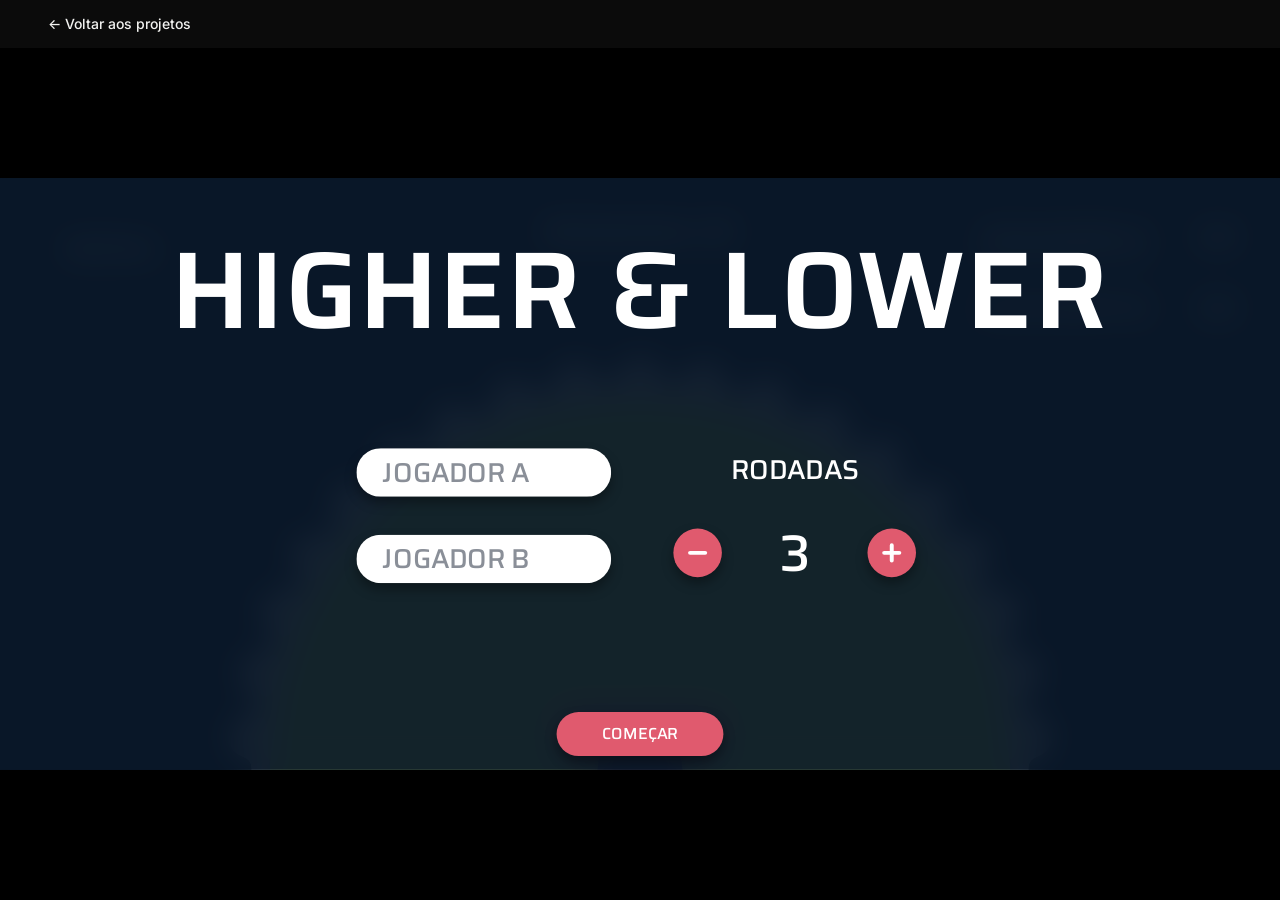
<file: lab/roleta/index.html>
<!doctype html>
<html lang="pt-BR">
<head>
<meta charset="utf-8">
<meta name="viewport" content="width=device-width, initial-scale=1, viewport-fit=cover">
<title>Higher &amp; Lower — Minutti Lab</title>
<link rel="icon" href="../assets/favicon.svg" type="image/svg+xml">
<link rel="preconnect" href="https://fonts.googleapis.com">
<link rel="preconnect" href="https://fonts.gstatic.com" crossorigin>
<link href="https://fonts.googleapis.com/css2?family=Inter:wght@500&display=swap" rel="stylesheet">
<style>
/* O jogo ocupa a tela inteira; só uma faixa fina no topo com o voltar */
html,body{height:100%;margin:0;background:#000}
body{display:flex;flex-direction:column;overflow:hidden}
.back{flex:none;display:flex;align-items:center;height:48px;padding:0 clamp(16px,4vw,48px);background:#0b0b0b;color:#f2f2f0;font:500 14px/1 Inter,system-ui,sans-serif;text-decoration:none}
.back:hover{color:#14BA27}
iframe{flex:1;width:100%;border:0;display:block}
</style>
</head>
<body>
<a class="back" href="../index.html#/">← Voltar aos projetos</a>
<iframe src="jogo/index.html" title="Roleta Higher or Lower" allow="fullscreen"></iframe>
</body>
</html>
</file>
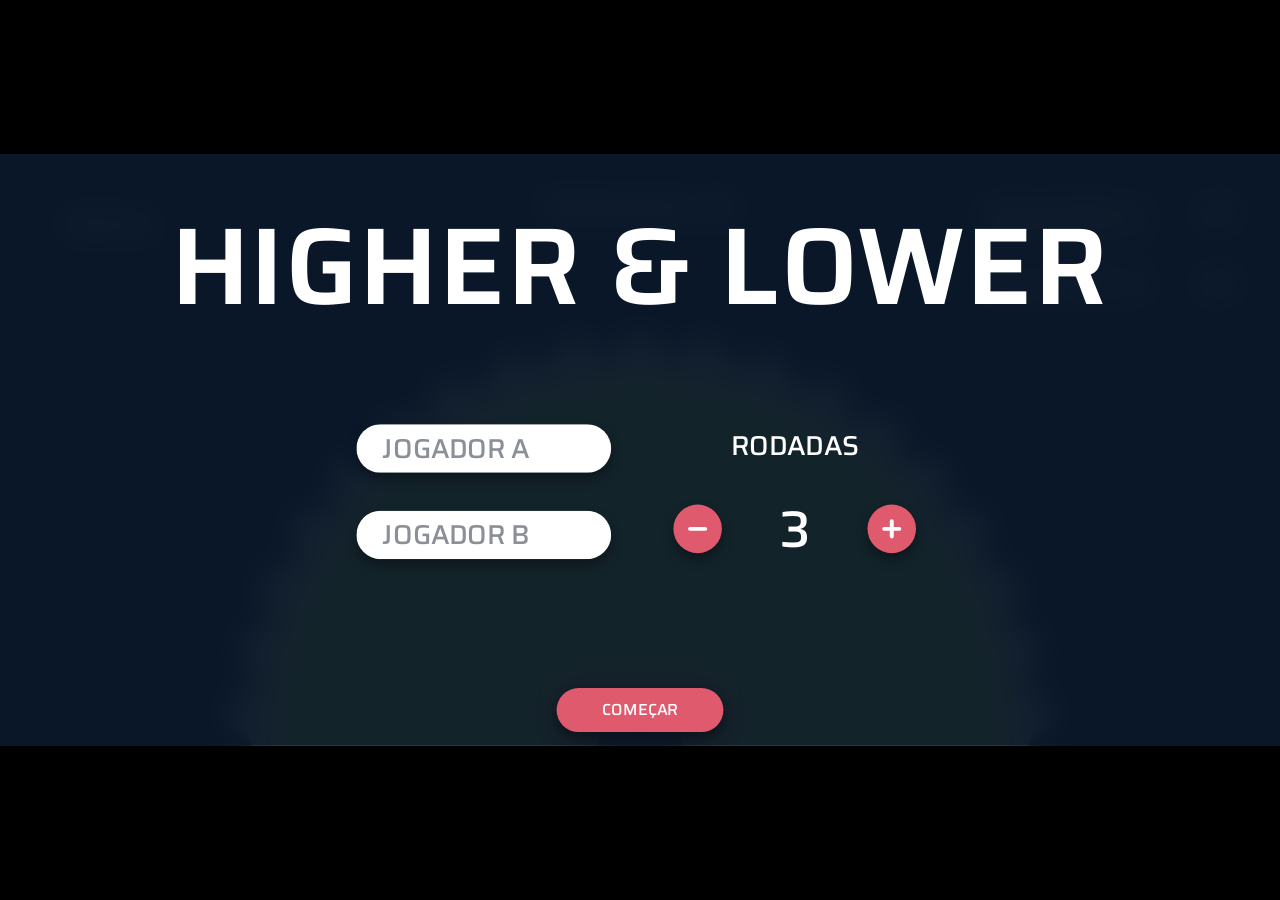
<file: lab/roleta/jogo/index.html>
<!doctype html>
<html lang="pt-BR">
<head>
<meta charset="utf-8">
<meta name="viewport" content="width=device-width, initial-scale=1, viewport-fit=cover, user-scalable=no">
<meta name="description" content="Roleta Higher or Lower: jogo para dois jogadores num único aparelho.">
<meta name="theme-color" content="#000000">
<meta name="mobile-web-app-capable" content="yes">
<meta name="apple-mobile-web-app-capable" content="yes">
<meta name="apple-mobile-web-app-status-bar-style" content="black-translucent">
<meta name="apple-mobile-web-app-title" content="Roleta">
<link rel="manifest" href="manifest.webmanifest">
<link rel="icon" href="icon.svg" type="image/svg+xml">
<link rel="apple-touch-icon" href="icon.svg">
<title>Roleta Higher or Lower</title>
<link rel="preconnect" href="https://fonts.googleapis.com">
<link rel="preconnect" href="https://fonts.gstatic.com" crossorigin>
<link rel="stylesheet" href="https://fonts.googleapis.com/css2?family=Saira:wght@500;600&display=swap">
<style>
  /* Layout: a fixed 844×390 landscape stage (phone held sideways), drawn in the same units as the design PDF
     and scaled as a whole to fit any screen. Everything inside is placed in stage pixels. */
  :root {
    --bg: #0a1829;
    --ink: #ffffff;
    --muted: #8a96a8;
    --ring: #c9c9c9;
    --cover: #c9f552;
    /* Score zones: kept apart from the palette's lime and coral */
    --zone6: #2c9f6a;
    --zone4: #dcb12e;
    --zone2: #bd3232;
    --outside: #000000;  /* letterbox around the landscape stage */
    --needle: #2a3050;
    --hub-ring: #3a4166;
    --pill: #e05a6e;
    --veil: rgba(10, 24, 41, 0.95);  /* the board's navy at 95%, shared by the menu and every result screen */
    --glass-blur: 10px;
    --field: #ffffff;
    --field-ink: #0a1829;
    --muted-light: #8a8f98;
    --shadow: 0 4px 8px rgba(0, 0, 0, 0.35);
    --font: "Saira", "Arial Narrow", system-ui, sans-serif;
    color-scheme: dark;
  }
  html, body { height: 100%; margin: 0; }
  html { background: var(--outside); -webkit-text-size-adjust: 100%; }
  body {
    position: fixed;
    inset: 0;
    overscroll-behavior: none;
    touch-action: manipulation;
    background: var(--outside);
    color: var(--ink);
    font-family: var(--font);
    font-weight: 500;
    text-transform: uppercase;
    overflow: hidden;
    -webkit-user-select: none;
    user-select: none;
    -webkit-tap-highlight-color: transparent;
  }

  .stage {
    position: fixed;
    left: 50%;
    top: 50%;
    width: 844px;
    height: 390px;
    transform-origin: 50% 50%;
    transform: translate(-50%, -50%);
    overflow: hidden;
    background: var(--bg);
  }
  .abs { position: absolute; }

  /* Top bar, positions taken from the design */
  .menu-btn {
    left: 30px; top: 22px;
    padding: 8px 12px;
    background: none; border: 0;
    color: var(--ink);
    font: inherit; font-size: 21px;
    text-transform: inherit;
    cursor: pointer;
  }
  .round { left: 0; right: 0; top: 22px; text-align: center; font-size: 24px; line-height: 1.2; pointer-events: none; }
  .scores {
    right: 28px; top: 28px;
    display: grid;
    grid-template-columns: auto 34px;
    column-gap: 24px;
    row-gap: 26px;
    font-size: 21px;
    line-height: 1;
    font-variant-numeric: tabular-nums;
  }
  .scores span:nth-child(even) { text-align: right; }
  .scores .is-mediator { text-decoration: underline; text-underline-offset: 5px; text-decoration-thickness: 2px; }

  svg.dial { left: 0; top: 0; width: 844px; height: 390px; touch-action: none; outline: none; }
  svg.dial.can-drag { cursor: pointer; }
  #target, #cover, #needle, #ring { transform-box: view-box; transform-origin: 422px 390px; }
  #ring.shuffling { animation: shuffle 1.8s cubic-bezier(.45,0,.55,1) infinite alternate; }
  @keyframes shuffle {
    from { transform: rotate(-12deg); }
    to { transform: rotate(12deg); }
  }
  #target { transition: transform 1.6s cubic-bezier(.17,.84,.29,1); }
  #cover { transition: transform 0.7s cubic-bezier(.65,0,.35,1); }

  .pill {
    border-radius: 999px;
    border: 0;
    background: var(--pill);
    color: var(--ink);
    box-shadow: var(--shadow);
    font-family: var(--font);
    font-weight: 500;
    font-size: 26px;
    text-transform: uppercase;
    cursor: pointer;
    transition: filter 0.15s, transform 0.08s, opacity 0.3s;
  }
  .pill:hover { filter: brightness(1.08); }
  .pill:active { transform: scale(0.97); }
  .pill:disabled { opacity: 0.5; cursor: default; }
  /* Always 44 real screen px tall with 16px text, whatever the stage scale (--s); width keeps the design's
     pill proportion. Sits low on the dial, 14px above the bottom edge, so the face stays clear. */
  .main-pill {
    --h: calc(44px / var(--s, 1));
    --w: calc(166px / var(--s, 1));
    left: calc(422px - var(--w) / 2);
    top: calc(390px - var(--h) - 14px / var(--s, 1));
    width: var(--w);
    height: var(--h);
    padding: 0;
    font-size: calc(16px / var(--s, 1));
    z-index: 30;
  }
  /* While the board animates the button fades out completely, then comes back */
  .main-pill:disabled { opacity: 0; pointer-events: none; }
  .menu-btn:focus-visible, .pill:focus-visible, .stepper button:focus-visible {
    outline: 2px solid var(--ink); outline-offset: 3px;
  }

  /* Result veil: blurs the board, the main pill stays on top in its place */
  .veil {
    inset: 0;
    z-index: 20;
    text-align: center;
  }
  /* The glass fills the game frame edge to edge. It is drawn a little larger than the frame, which
     clips it, so the blur has no soft edge or light seam along the frame's borders */
  .veil::before, .menu::before {
    content: "";
    position: absolute;
    inset: -24px;
    z-index: -1;
    background: var(--veil);
    -webkit-backdrop-filter: blur(var(--glass-blur));
    backdrop-filter: blur(var(--glass-blur));
  }
  .veil h2 { position: absolute; left: 0; right: 0; top: 100px; margin: 0; font-weight: 500; font-size: 66px; line-height: 1; }
  .veil p { position: absolute; left: 0; right: 0; top: 196px; margin: 0; font-weight: 500; font-size: 32px; line-height: 1; }

  /* Menu: glass over the board, positions taken from the menu design */
  .menu {
    inset: 0; z-index: 40;
  }
  .menu h1 {
    position: absolute; left: 0; right: 0; top: 38px; margin: 0;
    text-align: center; font-weight: 600; font-size: 72px; line-height: 1; letter-spacing: 0.01em;
  }
  .text-input {
    left: 235px; width: 168px; height: 32px;
    box-sizing: border-box;
    background: var(--field);
    border: 2px solid transparent;
    border-radius: 999px;
    box-shadow: var(--shadow);
    color: var(--field-ink);
    font: inherit; font-size: 18px;
    text-transform: uppercase;
    padding: 0 15px;
    -webkit-user-select: text; user-select: text;
  }
  #nameIn0 { top: 178px; }
  #nameIn1 { top: 235px; }
  .text-input::placeholder { color: var(--muted-light); }
  .text-input:focus-visible { outline: none; border-color: var(--pill); }
  .rounds-label { left: 444px; width: 160px; top: 182px; text-align: center; font-size: 18px; line-height: 1.2; }
  .stepper {
    left: 444px; width: 160px; top: 231px; height: 32px;
    display: flex; align-items: center; justify-content: space-between;
  }
  .stepper button {
    width: 32px; height: 32px; padding: 0; border-radius: 50%;
    border: 0; background: var(--pill); color: var(--ink);
    box-shadow: var(--shadow);
    display: grid; place-items: center;
    cursor: pointer;
  }
  .stepper button svg { width: 14px; height: 14px; display: block; }
  .stepper button path { stroke: currentColor; stroke-width: 2.6; stroke-linecap: round; fill: none; }
  .stepper output { font-size: 34px; line-height: 1; min-width: 2ch; text-align: center; font-variant-numeric: tabular-nums; }

  /* Phones held upright: ask to turn the phone */
  .turn {
    position: fixed; inset: 0; z-index: 100;
    background: var(--bg);
    display: none;
    flex-direction: column; align-items: center; justify-content: center; gap: 18px;
    font-size: 22px; text-align: center; padding: 24px;
  }
  .turn svg { width: 72px; height: 72px; }
  /* Only where the browser can lock the screen (Android): fullscreen in landscape with one tap */
  .turn .pill { font-size: 16px; height: 44px; padding: 0 24px; }
  .turn .pill[hidden] { display: none; }
  @media (orientation: portrait) and (pointer: coarse) {
    .turn { display: flex; }
  }

  @media (prefers-reduced-motion: reduce) {
    #target, #cover { transition-duration: 0.2s; }
    #ring.shuffling { animation: none; }
  }
</style>
</head>
<body>

<div class="stage" id="stage">
  <svg class="dial abs" id="dial" viewBox="0 0 844 390" tabindex="0" role="slider"
       aria-label="Posição do ponteiro" aria-valuemin="0" aria-valuemax="100" aria-valuenow="50">
    <defs>
      <clipPath id="faceClip"><path d="M178 390 A244 244 0 0 1 666 390 Z"></path></clipPath>
      <!-- Blur + alpha threshold melts the knobs into the disc, giving rounded valleys between them -->
      <filter id="soften" x="-10%" y="-10%" width="120%" height="130%">
        <feGaussianBlur stdDeviation="3.5"></feGaussianBlur>
        <feColorMatrix values="1 0 0 0 0  0 1 0 0 0  0 0 1 0 0  0 0 0 24 -11"></feColorMatrix>
        <feDropShadow dx="0" dy="3" stdDeviation="3" flood-color="#000" flood-opacity="0.4"></feDropShadow>
      </filter>
      <!-- Shared drop shadow for depth: the face over the ring, the pointer over the face -->
      <filter id="depth" x="-20%" y="-20%" width="140%" height="140%">
        <feDropShadow dx="0" dy="3" stdDeviation="3" flood-color="#000" flood-opacity="0.35"></feDropShadow>
      </filter>
      <!-- Inner shadow: dark from just outside the shape, shifted down, kept inside it -->
      <filter id="recess" x="-20%" y="-20%" width="140%" height="140%">
        <feFlood flood-color="#000" flood-opacity="0.45" result="tint"></feFlood>
        <feComposite in="tint" in2="SourceAlpha" operator="out" result="outside"></feComposite>
        <feOffset in="outside" dx="0" dy="2.5" result="shifted"></feOffset>
        <feGaussianBlur in="shifted" stdDeviation="2" result="soft"></feGaussianBlur>
        <feComposite in="soft" in2="SourceAlpha" operator="in" result="inner"></feComposite>
        <feMerge><feMergeNode in="SourceGraphic"></feMergeNode><feMergeNode in="inner"></feMergeNode></feMerge>
      </filter>
    </defs>
    <g filter="url(#soften)"><g id="ring" fill="var(--ring)"></g></g>
    <!-- The open face is the same piece as the ring: same colour, no shadow between them -->
    <g clip-path="url(#faceClip)">
      <!-- The score sits slightly sunk into the face; the filter is on an outer group so the shade stays on top while the wedge turns -->
      <g filter="url(#recess)"><g id="target"></g></g>
    </g>
    <g filter="url(#depth)">
      <g clip-path="url(#faceClip)">
        <g id="cover"><path d="M176 390 A246 246 0 0 1 668 390 Z" fill="var(--cover)"></path></g>
      </g>
    </g>
    <!-- The shadow sits on an outer group so it always falls downward while the pointer turns -->
    <g filter="url(#depth)">
      <g id="needle">
        <line id="needleLine" x1="422" y1="390" x2="422" y2="165" stroke="var(--needle)" stroke-width="17" stroke-linecap="round"></line>
        <circle cx="422" cy="390" r="28" fill="var(--needle)"></circle>
        <circle cx="422" cy="390" r="19" fill="none" stroke="var(--hub-ring)" stroke-width="2"></circle>
      </g>
    </g>
  </svg>

  <button class="menu-btn abs" id="menuBtn" type="button">Menu</button>
  <div class="round abs" id="roundLabel">Rodada 01</div>
  <div class="scores abs" aria-live="polite">
    <span id="name0">Jogador A</span><span id="score0">00</span>
    <span id="name1">Jogador B</span><span id="score1">00</span>
  </div>

  <div class="veil abs" id="veil" hidden>
    <h2 id="veilTitle"></h2>
    <p id="veilSub"></p>
  </div>

  <button class="pill main-pill abs" id="mainBtn" type="button">Ver alvo</button>

  <section class="menu abs" id="menu">
    <h1>Higher &amp; Lower</h1>
    <input class="text-input abs" id="nameIn0" placeholder="Jogador A" maxlength="12" aria-label="Nome do jogador A">
    <input class="text-input abs" id="nameIn1" placeholder="Jogador B" maxlength="12" aria-label="Nome do jogador B">
    <div class="rounds-label abs" id="roundsLabel">Rodadas</div>
    <div class="stepper abs" role="group" aria-labelledby="roundsLabel">
      <!-- Drawn icons instead of text glyphs, so they sit exactly in the middle of the circle -->
      <button type="button" id="roundsMinus" aria-label="Menos rodadas">
        <svg viewBox="0 0 14 14" aria-hidden="true"><path d="M2 7 H12"></path></svg>
      </button>
      <output id="roundsOut">3</output>
      <button type="button" id="roundsPlus" aria-label="Mais rodadas">
        <svg viewBox="0 0 14 14" aria-hidden="true"><path d="M2 7 H12 M7 2 V12"></path></svg>
      </button>
    </div>
    <button class="pill main-pill abs" id="startBtn" type="button">Começar</button>
  </section>
</div>

<div class="turn" aria-live="polite">
  <svg viewBox="0 0 72 72" fill="none" stroke="currentColor" stroke-width="3" stroke-linecap="round" stroke-linejoin="round">
    <rect x="22" y="8" width="28" height="48" rx="5"></rect>
    <path d="M14 46 a24 24 0 0 0 30 18"></path>
    <path d="M38 60 l6 4 -4 6"></path>
  </svg>
  Gire o celular para jogar
  <button class="pill" id="landscapeBtn" type="button" hidden>Jogar na horizontal</button>
</div>

<script>
(function () {
  var W = 844, H = 390;
  var CX = 422, CY = 390, R = 244;
  // Scoring zones in dial degrees from the target centre. Even values so the mediator's half is whole.
  var ZONES = [
    { from: -15.5, to: -9.5, pts: 2, color: "var(--zone2)" },
    { from: -9.5,  to: -3,   pts: 4, color: "var(--zone4)" },
    { from: -3,    to: 3,    pts: 6, color: "var(--zone6)" },
    { from: 3,     to: 9.5,  pts: 4, color: "var(--zone4)" },
    { from: 9.5,   to: 15.5, pts: 2, color: "var(--zone2)" }
  ];
  var SPAN = 15.5;
  var MISS_POINTS_FOR_MEDIATOR = 2;
  var NS = "http://www.w3.org/2000/svg";

  function $(id) { return document.getElementById(id); }
  var stage = $("stage"), dial = $("dial"), targetG = $("target"), coverG = $("cover"), needleG = $("needle");
  var mainBtn = $("mainBtn"), veil = $("veil");

  var settings = { names: ["", ""], rounds: 3 };
  var game = null;  var dialState = { target: 90, guess: 90, rot: 0 };

  // ---------- Fit the stage to the screen ----------
  function fit() {
    var s = Math.min(window.innerWidth / W, window.innerHeight / H);
    stage.style.transform = "translate(-50%, -50%) scale(" + s + ")";
    stage.style.setProperty("--s", s);
  }
  window.addEventListener("resize", fit);
  window.addEventListener("orientationchange", function () { setTimeout(fit, 150); });
  fit();

  // ---------- Landscape on phones ----------
  // Browsers only lock orientation in fullscreen, and only some do (Android Chrome). Elsewhere the
  // "turn the phone" screen stays the fallback.
  var touch = window.matchMedia("(pointer: coarse)").matches;
  var root = document.documentElement;
  var canLock = touch && !!(root.requestFullscreen && screen.orientation && screen.orientation.lock);
  function goLandscape() {
    if (!canLock || document.fullscreenElement) return;
    root.requestFullscreen({ navigationUI: "hide" }).then(function () {
      return screen.orientation.lock("landscape");
    }).catch(function () {
      canLock = false;
      $("landscapeBtn").hidden = true;
    });
  }
  $("landscapeBtn").hidden = !canLock;
  $("landscapeBtn").addEventListener("click", goLandscape);

  // ---------- Dial drawing ----------
  // θ = 0 is the left end, 90 the top, 180 the right end
  function polar(theta, r) {
    var a = theta * Math.PI / 180;
    return [CX - r * Math.cos(a), CY - r * Math.sin(a)];
  }
  function el(tag, attrs) {
    var n = document.createElementNS(NS, tag);
    for (var k in attrs) n.setAttribute(k, attrs[k]);
    return n;
  }
  // Outer ring: a full disc with round knobs all the way around (only the top half shows), so it can turn
  // freely. One knob sits on top; KNOB_STEP divides 360 evenly.
  var KNOB_STEP = 360 / 38;
  function drawRing() {
    var ring = $("ring");
    ring.appendChild(el("circle", { cx: CX, cy: CY, r: 256 }));
    for (var k = 0; k < 38; k++) {
      var p = polar(90 + k * KNOB_STEP, 259);
      ring.appendChild(el("circle", { cx: p[0].toFixed(2), cy: p[1].toFixed(2), r: 13.5 }));
    }
  }

  // Before the mediator taps "Ver alvo" the ring swings side to side, as if shuffling.
  // When it stops it eases to the nearest knob position instead of jumping.
  var ringG = null, shuffling = false;
  function setShuffle(on) {
    if (!ringG) ringG = $("ring");
    if (on === shuffling) return;
    shuffling = on;
    if (on) {
      ringG.style.transition = "none";
      ringG.style.transform = "";
      ringG.classList.add("shuffling");
      return;
    }
    var m = new DOMMatrixReadOnly(getComputedStyle(ringG).transform === "none" ? undefined : getComputedStyle(ringG).transform);
    var angle = Math.atan2(m.b, m.a) * 180 / Math.PI;
    ringG.classList.remove("shuffling");
    ringG.style.transition = "none";
    ringG.style.transform = "rotate(" + angle + "deg)";
    ringG.getBoundingClientRect();
    ringG.style.transition = "transform 0.9s cubic-bezier(.25,.6,.3,1)";
    ringG.style.transform = "rotate(" + Math.round(angle / KNOB_STEP) * KNOB_STEP + "deg)";
  }
  // The scoring zones form one wedge drawn around the top (θ = 90), ending at the face edge:
  // green 6 in the centre, yellow 4 beside it, red 2 on the outside. The group rotates into place.
  function drawTarget() {
    ZONES.forEach(function (z) {
      var a = polar(90 + z.from, R), c = polar(90 + z.to, R);
      targetG.appendChild(el("path", {
        d: "M" + CX + " " + CY + " L" + a[0] + " " + a[1] + " A" + R + " " + R + " 0 0 1 " + c[0] + " " + c[1] + " Z",
        fill: z.color, stroke: z.color, "stroke-width": 0.6, "stroke-linejoin": "round"
      }));
    });
  }
  function setTarget(animate) {
    // The whole wedge always fits inside the half circle
    dialState.target = SPAN + Math.random() * (180 - 2 * SPAN);
    var wanted = dialState.target - 90;
    if (!animate) {
      dialState.rot = wanted;
    } else {
      var diff = ((wanted - dialState.rot) % 360 + 360) % 360;
      dialState.rot = dialState.rot + 720 + diff;
    }
    targetG.style.transition = animate ? "" : "none";
    targetG.style.transform = "rotate(" + dialState.rot + "deg)";
    if (!animate) { targetG.getBoundingClientRect(); targetG.style.transition = ""; }
  }
  function setCover(open) {
    coverG.style.transform = open ? "rotate(180deg)" : "rotate(0deg)";
  }
  function setNeedle(theta) {
    dialState.guess = Math.max(0, Math.min(180, theta));
    needleG.style.transform = "rotate(" + (dialState.guess - 90) + "deg)";
    dial.setAttribute("aria-valuenow", Math.round(dialState.guess / 1.8));
  }
  function zonePoints(diff) {
    for (var i = 0; i < ZONES.length; i++) {
      if (diff >= ZONES[i].from && diff <= ZONES[i].to) return ZONES[i].pts;
    }
    return 0;
  }

  // ---------- Helpers ----------
  function pad(n) { return (n < 10 ? "0" : "") + n; }
  function playerName(i) { return settings.names[i] || "Jogador " + (i === 0 ? "A" : "B"); }
  function turnOf(i) {
    return settings.names[i] ? "Vez de " + settings.names[i] : "Vez do Jogador " + (i === 0 ? "A" : "B");
  }
  function showVeil(title, sub) {
    $("veilTitle").textContent = title;
    $("veilSub").textContent = sub;
    veil.hidden = false;
  }
  function hideVeil() { veil.hidden = true; }

  // ---------- Menu ----------
  function renderMenu() {
    $("roundsOut").textContent = settings.rounds;
  }
  // Names are filled in only when the menu opens, so changing the rounds never wipes what was typed
  function openMenu() {
    $("nameIn0").value = settings.names[0];
    $("nameIn1").value = settings.names[1];
    renderMenu();
    $("menu").hidden = false;
  }
  function closeMenu() { $("menu").hidden = true; }

  $("menuBtn").addEventListener("click", openMenu);
  $("roundsMinus").addEventListener("click", function () { settings.rounds = Math.max(1, settings.rounds - 1); renderMenu(); });
  $("roundsPlus").addEventListener("click", function () { settings.rounds = Math.min(10, settings.rounds + 1); renderMenu(); });
  $("startBtn").addEventListener("click", function () {
    settings.names = [$("nameIn0").value.trim(), $("nameIn1").value.trim()];
    goLandscape();
    startGame();
    closeMenu();
  });

  // ---------- Game ----------
  function mediator() { return game.turn % 2; }
  function challenger() { return 1 - mediator(); }
  function isLastTurn() { return game.turn + 1 >= game.totalTurns; }

  function startGame() {
    game = { scores: [0, 0], turn: 0, totalTurns: settings.rounds * 2, phase: "ready", busy: false, hit: false, needleIn: false };
    hideVeil();
    setCover(false);
    setNeedle(90);
    setTarget(false);
    render();
  }

  var BUTTON_TEXT = { ready: "Ver alvo", peek: "Esconder", guess: "Confirmar", result: "Próximo", final: "Jogar de novo" };

  function render() {
    var m = mediator();
    $("roundLabel").textContent = "Rodada " + pad(Math.floor(game.turn / 2) + 1);
    [0, 1].forEach(function (i) {
      $("name" + i).textContent = playerName(i);
      $("name" + i).classList.toggle("is-mediator", i === m && game.phase !== "final");
      $("score" + i).textContent = pad(game.scores[i]);
    });
    var text = BUTTON_TEXT[game.phase];
    if (game.phase === "result" && isLastTurn()) text = "Resultado";
    mainBtn.textContent = text;
    mainBtn.disabled = game.busy || game.phase === "revealing";
    dial.classList.toggle("can-drag", game.phase === "guess");
    setShuffle(game.phase === "ready");
    // The hub at the base always shows; the pointer arm only once it has swept in on the challenger's turn
    var armShown = (game.phase === "guess" && game.needleIn) || game.phase === "revealing" || game.phase === "result";
    $("needleLine").style.visibility = armShown ? "visible" : "hidden";
  }

  function scoreTurn() {
    var pts = zonePoints(dialState.guess - dialState.target);
    var m = mediator(), c = challenger();
    game.hit = pts > 0;
    if (game.hit) {
      game.scores[c] += pts;
      game.scores[m] += pts / 2;
    } else {
      game.scores[m] += MISS_POINTS_FOR_MEDIATOR;
    }
  }

  function showFinal() {
    var s = game.scores;
    var title = s[0] === s[1] ? "Empate" : playerName(s[0] > s[1] ? 0 : 1) + " venceu";
    showVeil(title, playerName(0) + " " + pad(s[0]) + " · " + playerName(1) + " " + pad(s[1]));
  }

  mainBtn.addEventListener("click", function () {
    if (!game || game.busy) return;
    if (game.phase === "ready") {
      game.phase = "peek";
      setCover(true);
    } else if (game.phase === "peek") {
      game.phase = "guess";
      game.needleIn = false;
      game.busy = true;
      setCover(false);
      // Once the cover has closed, the pointer sweeps in from the left end up to the middle
      setTimeout(function () {
        needleG.style.transition = "none";
        setNeedle(0);
        game.needleIn = true;
        render();
        needleG.getBoundingClientRect();
        needleG.style.transition = "transform 1.4s cubic-bezier(.45,0,.25,1)";
        setNeedle(90);
        setTimeout(function () {
          needleG.style.transition = "";
          game.busy = false;
          render();
        }, 1400);
      }, 700);
    } else if (game.phase === "guess") {
      // Reveal first, then show the verdict over the open dial
      game.phase = "revealing";
      scoreTurn();
      setCover(true);
      setTimeout(function () {
        game.phase = "result";
        showVeil(game.hit ? "Você acertou" : "Você errou",
                 isLastTurn() ? "Fim de jogo" : turnOf(challenger()));
        render();
      }, 1500);
    } else if (game.phase === "result") {
      if (isLastTurn()) {
        game.phase = "final";
        showFinal();
      } else {
        game.turn += 1;
        game.phase = "ready";
        game.needleIn = false;
        hideVeil();
        setCover(false);
        setNeedle(90);
        game.busy = true;
        // Spin the target only once the cover is closed, so nobody sees where it lands
        setTimeout(function () {
          setTarget(true);
          setTimeout(function () { game.busy = false; render(); }, 1600);
        }, 700);
      }
    } else if (game.phase === "final") {
      openMenu();
    }
    render();
  });

  // ---------- Pointer ----------
  function angleFromEvent(e) {
    var pt = dial.createSVGPoint();
    pt.x = e.clientX; pt.y = e.clientY;
    var p = pt.matrixTransform(dial.getScreenCTM().inverse());
    var dx = p.x - CX, dy = p.y - CY;
    var deg = Math.atan2(-dy, -dx) * 180 / Math.PI;
    if (deg < 0) deg = dx < 0 ? 0 : 180; // below the base: snap to the nearest end
    return deg;
  }
  var dragging = false;
  dial.addEventListener("pointerdown", function (e) {
    if (!game || game.phase !== "guess" || game.busy) return;
    dragging = true;
    dial.setPointerCapture(e.pointerId);
    setNeedle(angleFromEvent(e));
  });
  dial.addEventListener("pointermove", function (e) {
    if (dragging) setNeedle(angleFromEvent(e));
  });
  function stop() { dragging = false; }
  dial.addEventListener("pointerup", stop);
  dial.addEventListener("pointercancel", stop);
  dial.addEventListener("keydown", function (e) {
    if (!game || game.phase !== "guess" || game.busy) return;
    var step = e.shiftKey ? 10 : 2;
    if (e.key === "ArrowLeft" || e.key === "ArrowDown") { setNeedle(dialState.guess - step); e.preventDefault(); }
    if (e.key === "ArrowRight" || e.key === "ArrowUp") { setNeedle(dialState.guess + step); e.preventDefault(); }
  });

  drawRing();
  drawTarget();
  startGame();
  openMenu();
})();
</script>
</body>
</html>
</file>
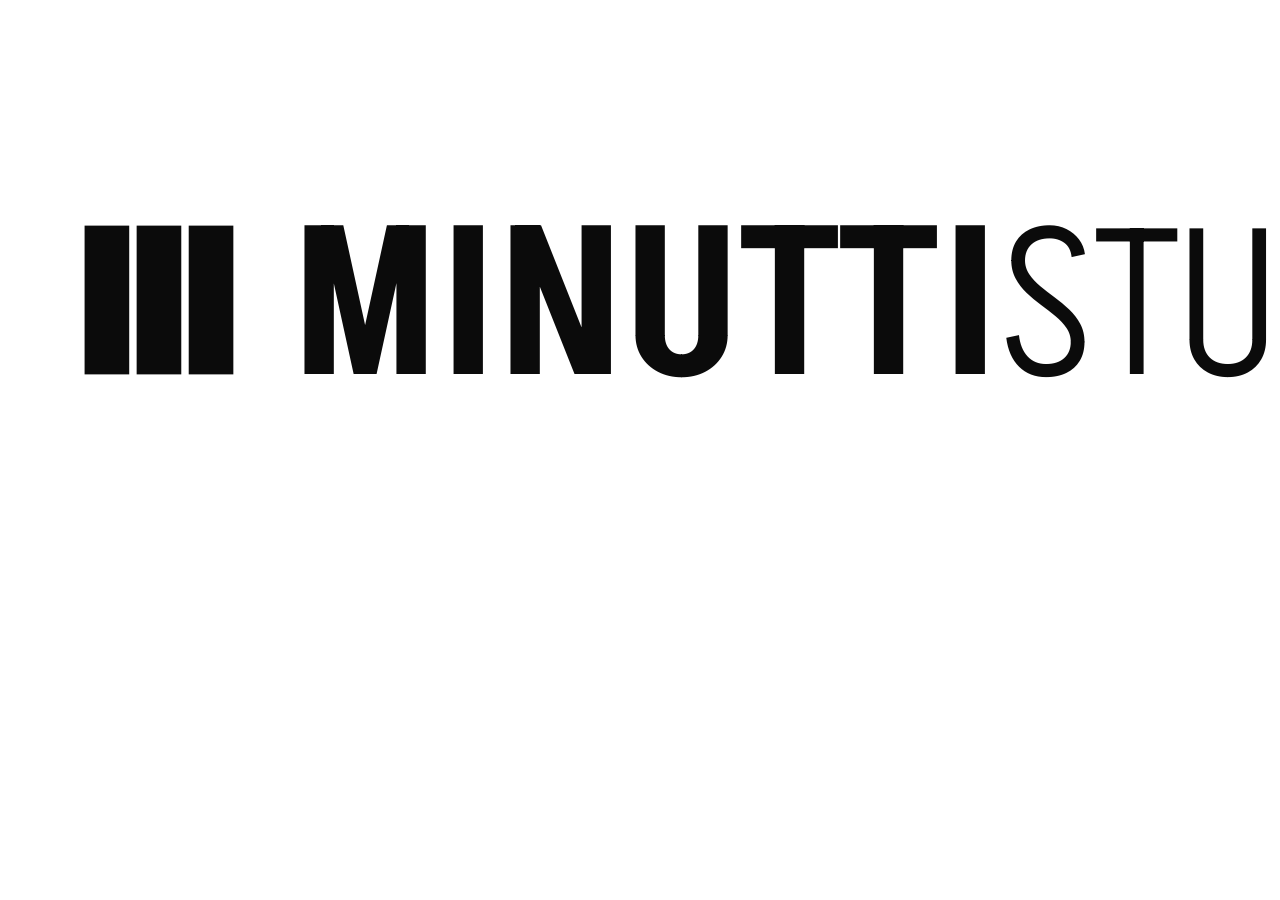
<file: logo_full/Main.dc.html>
<!doctype html>
<html lang="pt-BR">
<head>
<meta charset="utf-8">
<title>MINUTTI</title>
<script src="./vendor/react.js"></script>
<script src="./vendor/react-dom.js"></script>
<script src="./support.js"></script>
</head>
<body>
<x-dc>
<helmet>
<link rel="preconnect" href="https://fonts.googleapis.com">
<link rel="stylesheet" href="https://fonts.googleapis.com/css2?family=Akshar:wght@300;600&amp;display=swap">
<style>
body{margin:0}
.wipe{clip-path:inset(-10% 100% -10% 0);animation:wipe .9s cubic-bezier(.65,0,.35,1) 4.2s 1 both}
@keyframes wipe{from{clip-path:inset(-10% 100% -10% 0)}to{clip-path:inset(-10% 0 -10% 0)}}
@media (prefers-reduced-motion:reduce){.wipe{animation:none;clip-path:none}}
@keyframes col0{
0.00%,1.19%{transform:translate3d(0,0.00%,0);animation-timing-function:cubic-bezier(.45,0,.2,1)}
15.73%,16.91%{transform:translate3d(0,0.00%,0);animation-timing-function:cubic-bezier(.45,0,.2,1)}
29.69%,30.87%{transform:translate3d(0,0.00%,0);animation-timing-function:cubic-bezier(.45,0,.2,1)}
45.41%,46.60%{transform:translate3d(0,0.00%,0);animation-timing-function:cubic-bezier(.45,0,.2,1)}
57.88%,59.06%{transform:translate3d(0,-28.74%,0);animation-timing-function:cubic-bezier(.45,0,.2,1)}
68.55%,69.73%{transform:translate3d(0,-61.81%,0);animation-timing-function:cubic-bezier(.45,0,.2,1)}
84.27%,85.46%{transform:translate3d(0,-114.17%,0);animation-timing-function:cubic-bezier(.45,0,.2,1)}
100%{transform:translate3d(0,0.00%,0)}
}
.c0{animation:col0 4.2s 2 forwards;left:0px}
@keyframes col1{
0.00%,1.19%{transform:translate3d(0,0.00%,0);animation-timing-function:cubic-bezier(.45,0,.2,1)}
15.73%,16.91%{transform:translate3d(0,114.17%,0);animation-timing-function:cubic-bezier(.45,0,.2,1)}
29.69%,30.87%{transform:translate3d(0,28.35%,0);animation-timing-function:cubic-bezier(.45,0,.2,1)}
45.41%,46.60%{transform:translate3d(0,61.42%,0);animation-timing-function:cubic-bezier(.45,0,.2,1)}
57.88%,59.06%{transform:translate3d(0,0.00%,0);animation-timing-function:cubic-bezier(.45,0,.2,1)}
68.55%,69.73%{transform:translate3d(0,0.00%,0);animation-timing-function:cubic-bezier(.45,0,.2,1)}
84.27%,85.46%{transform:translate3d(0,114.17%,0);animation-timing-function:cubic-bezier(.45,0,.2,1)}
100%{transform:translate3d(0,0.00%,0)}
}
.c1{animation:col1 4.2s 2 forwards;left:126px}
@keyframes col2{
0.00%,1.19%{transform:translate3d(0,0.00%,0);animation-timing-function:cubic-bezier(.45,0,.2,1)}
15.73%,16.91%{transform:translate3d(0,-114.17%,0);animation-timing-function:cubic-bezier(.45,0,.2,1)}
29.69%,30.87%{transform:translate3d(0,-114.17%,0);animation-timing-function:cubic-bezier(.45,0,.2,1)}
45.41%,46.60%{transform:translate3d(0,0.00%,0);animation-timing-function:cubic-bezier(.45,0,.2,1)}
57.88%,59.06%{transform:translate3d(0,-61.81%,0);animation-timing-function:cubic-bezier(.45,0,.2,1)}
68.55%,69.73%{transform:translate3d(0,-28.74%,0);animation-timing-function:cubic-bezier(.45,0,.2,1)}
84.27%,85.46%{transform:translate3d(0,0.00%,0);animation-timing-function:cubic-bezier(.45,0,.2,1)}
100%{transform:translate3d(0,0.00%,0)}
}
.c2{animation:col2 4.2s 2 forwards;left:252px}
@media (prefers-reduced-motion:reduce){.col{animation:none}}
</style>
</helmet>
<div role="img" aria-label="Logo MINUTTI: colunas que sobem e descem para formar M, I, N, U, T, T, I em loop" style="width:1600px;height:600px;box-sizing:border-box;background:#ffffff;display:flex;align-items:center;justify-content:center;overflow:hidden">
<div data-logo="" style="padding:60px;cursor:pointer;display:flex;align-items:center;flex:none;transform:scale(var(--s,.47))">
<div aria-hidden="true" style="position:relative;width:360px;height:360px;overflow:hidden;flex:none">
<div class="col c0" style="position:absolute;top:0;width:108px;height:360px;background:#0b0b0b;will-change:transform"></div>
<div class="col c1" style="position:absolute;top:0;width:108px;height:360px;background:#0b0b0b;will-change:transform"></div>
<div class="col c2" style="position:absolute;top:0;width:108px;height:360px;background:#0b0b0b;will-change:transform"></div>
</div>
<div class="wipe" aria-hidden="true" style="margin-left:141px;flex:none">
<svg class="word" width="2650" height="360" viewBox="0 0 2650 360" style="display:block;overflow:visible"><text x="0" y="360" font-family="Akshar, 'Arial Narrow', sans-serif" font-size="500" fill="#0b0b0b"><tspan font-weight="600">MINUTTI</tspan><tspan font-weight="300">STUDIO</tspan></text></svg>
</div>
</div>
</div>
</x-dc>
<script type="text/x-dc" data-dc-script data-props='{"$preview":{"width":1600,"height":600}}'>
class Component extends DCLogic {
renderVals() { return {}; }
}
</script>
<script>
(function(){
function fit(){
var svg=document.querySelector('.word');if(!svg)return;
var t=svg.querySelector('text');
var c=document.createElement('canvas').getContext('2d');
c.font='600 200px Akshar, sans-serif';
var cap=c.measureText('M').actualBoundingBoxAscent||144;
var fs=200*360/cap;
t.setAttribute('font-size',fs);
var w=t.getBBox().width;
svg.setAttribute('width',w);svg.setAttribute('viewBox','0 0 '+w+' 360');
var total=120+360+141+w;
var s=Math.min(1,1480/total);
var lg=document.querySelector('[data-logo]');
if(lg)lg.style.setProperty('--s',s);
}
if(document.fonts&&document.fonts.load){
Promise.all([document.fonts.load('600 100px Akshar'),document.fonts.load('300 100px Akshar')]).then(fit,fit);
}
setTimeout(fit,50);
function restart(){
var cols=document.querySelectorAll('.col');
for(var i=0;i<cols.length;i++){cols[i].style.animation='none';}
void document.body.offsetWidth;
for(var k=0;k<cols.length;k++){cols[k].style.animation='';}
}
document.addEventListener('mouseover',function(e){
var logo=e.target&&e.target.closest?e.target.closest('[data-logo]'):null;
if(!logo)return;
if(e.relatedTarget&&logo.contains(e.relatedTarget))return;
restart();
});
})();
</script>
</body>
</html>
</file>
<file: assets/case.css>
/* ==========================================================================
   MINUTTI STUDIO · abertura dos projetos (design system)

   Toda página de projeto abre na mesma ordem:

     1. ← Voltar aos projetos   a.back-top
     2. Logo do projeto          h1.case-logo   (wordmark/lockup, nunca texto solto)
     3. Subtítulo                p.case-sub     uma frase só; o trecho-chave em <em>
     4. Tags                     .tags > span   3 ou 4, disciplinas do projeto
     5. Imagem                   .fan (3 peças lado a lado) ou .hero-shot (1 imagem larga)
     6. Ficha                    dl.meta        5 campos, sempre nesta ordem:
                                 Papel · Escopo · Contexto · Ano · Ferramentas
                                 (Período no lugar de Ano para trabalho com datas;
                                  Fabricação no lugar de Ferramentas para objeto físico)

   Tema: <header class="hero hero--dark"> (fundo na cor da marca, texto claro)
         <header class="hero hero--light"> (fundo claro, produto como foco)

   Cada página só define, no próprio :root, os tokens que já usa:
     --navy     cor principal da marca (fundo do tema escuro, texto do tema claro)
     --lilac-2  tom claro de apoio (texto secundário no tema escuro)
     --bg --muted --line   fundo, texto secundário e linhas do tema claro
     --case-accent         cor do <em> do subtítulo
   ========================================================================== */

/* ---------- 1. voltar */
.back-top{display:inline-flex;align-items:center;gap:8px;margin-top:28px;font:500 14px/1.4 Inter,system-ui,sans-serif;letter-spacing:normal;text-decoration:none}
.hero--dark .back-top{color:var(--lilac-2)}
.hero--dark .back-top:hover{color:#fff}
.hero--light .back-top{color:var(--muted)}
.hero--light .back-top:hover{color:var(--navy)}

/* ---------- 2. logo */
.hero-head{text-align:center;padding:56px 0 0}
.hero-head .case-logo{display:block;width:min(520px,78vw);margin:0 auto 32px}
.hero-head .case-logo>img,.hero-head .case-logo>svg{display:block;width:100%;height:auto}

/* ---------- 3. subtítulo */
.hero-head .case-sub{font:300 clamp(26px,3.6vw,44px)/1.15 Akshar,'Arial Narrow',sans-serif;letter-spacing:normal;max-width:820px;margin:0 auto;text-wrap:balance}
.hero-head .case-sub em{font-style:normal;color:var(--case-accent)}
.hero--dark .case-sub{color:#fff}
.hero--light .case-sub{color:var(--navy)}

/* ---------- 4. tags */
.tags{display:flex;flex-wrap:wrap;justify-content:center;gap:10px;margin-top:32px}
.tags span{padding:8px 16px;border:1px solid;border-radius:999px;font:400 14px/1.4 Inter,system-ui,sans-serif;letter-spacing:normal}
.hero--dark .tags span{border-color:color-mix(in srgb,var(--lilac-2) 25%,transparent);color:var(--lilac-2);backdrop-filter:blur(6px)}
.hero--light .tags span{border-color:var(--line);color:var(--muted);background:rgba(255,255,255,.5)}

/* ---------- 5. imagem (o layout interno de .fan e .hero-shot fica em cada página) */
.hero .fan,.hero .hero-shot{margin-top:56px}
.hero-shot{margin-bottom:0}
.hero-shot img{width:100%;height:auto}

/* ---------- 6. ficha */
.meta{display:grid;grid-template-columns:repeat(5,1fr);margin:0;border-top:1px solid var(--line);border-bottom:1px solid var(--line);background:#fff;font-family:Inter,system-ui,sans-serif;letter-spacing:normal}
.meta div{padding:28px 24px;border-right:1px solid var(--line)}
.meta div:last-child{border-right:0}
.meta dt{font-size:11px;letter-spacing:.16em;text-transform:uppercase;color:var(--muted);margin-bottom:6px}
.meta dd{margin:0;font-weight:500;font-size:15.5px;line-height:1.65}

@media (max-width:900px){
  .meta{grid-template-columns:1fr 1fr}
  .meta div{border-bottom:1px solid var(--line)}
}
</file>
